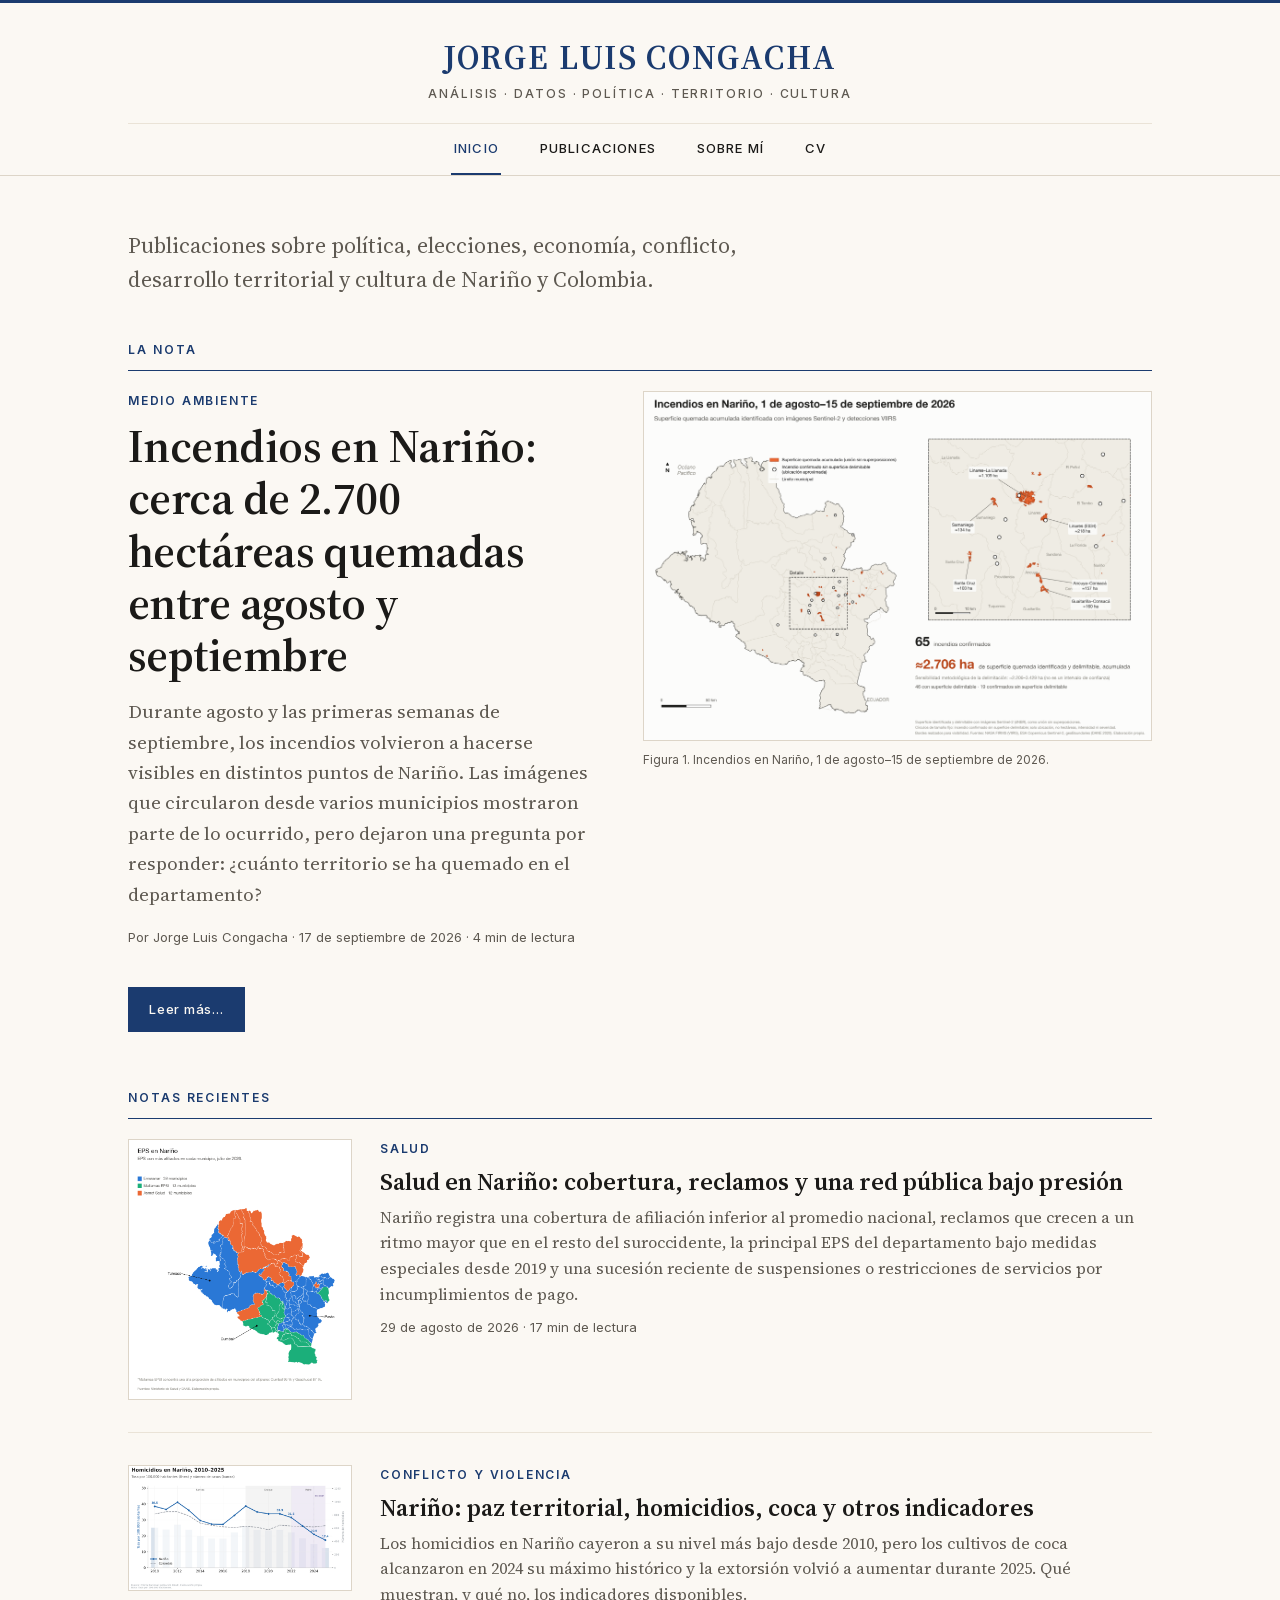
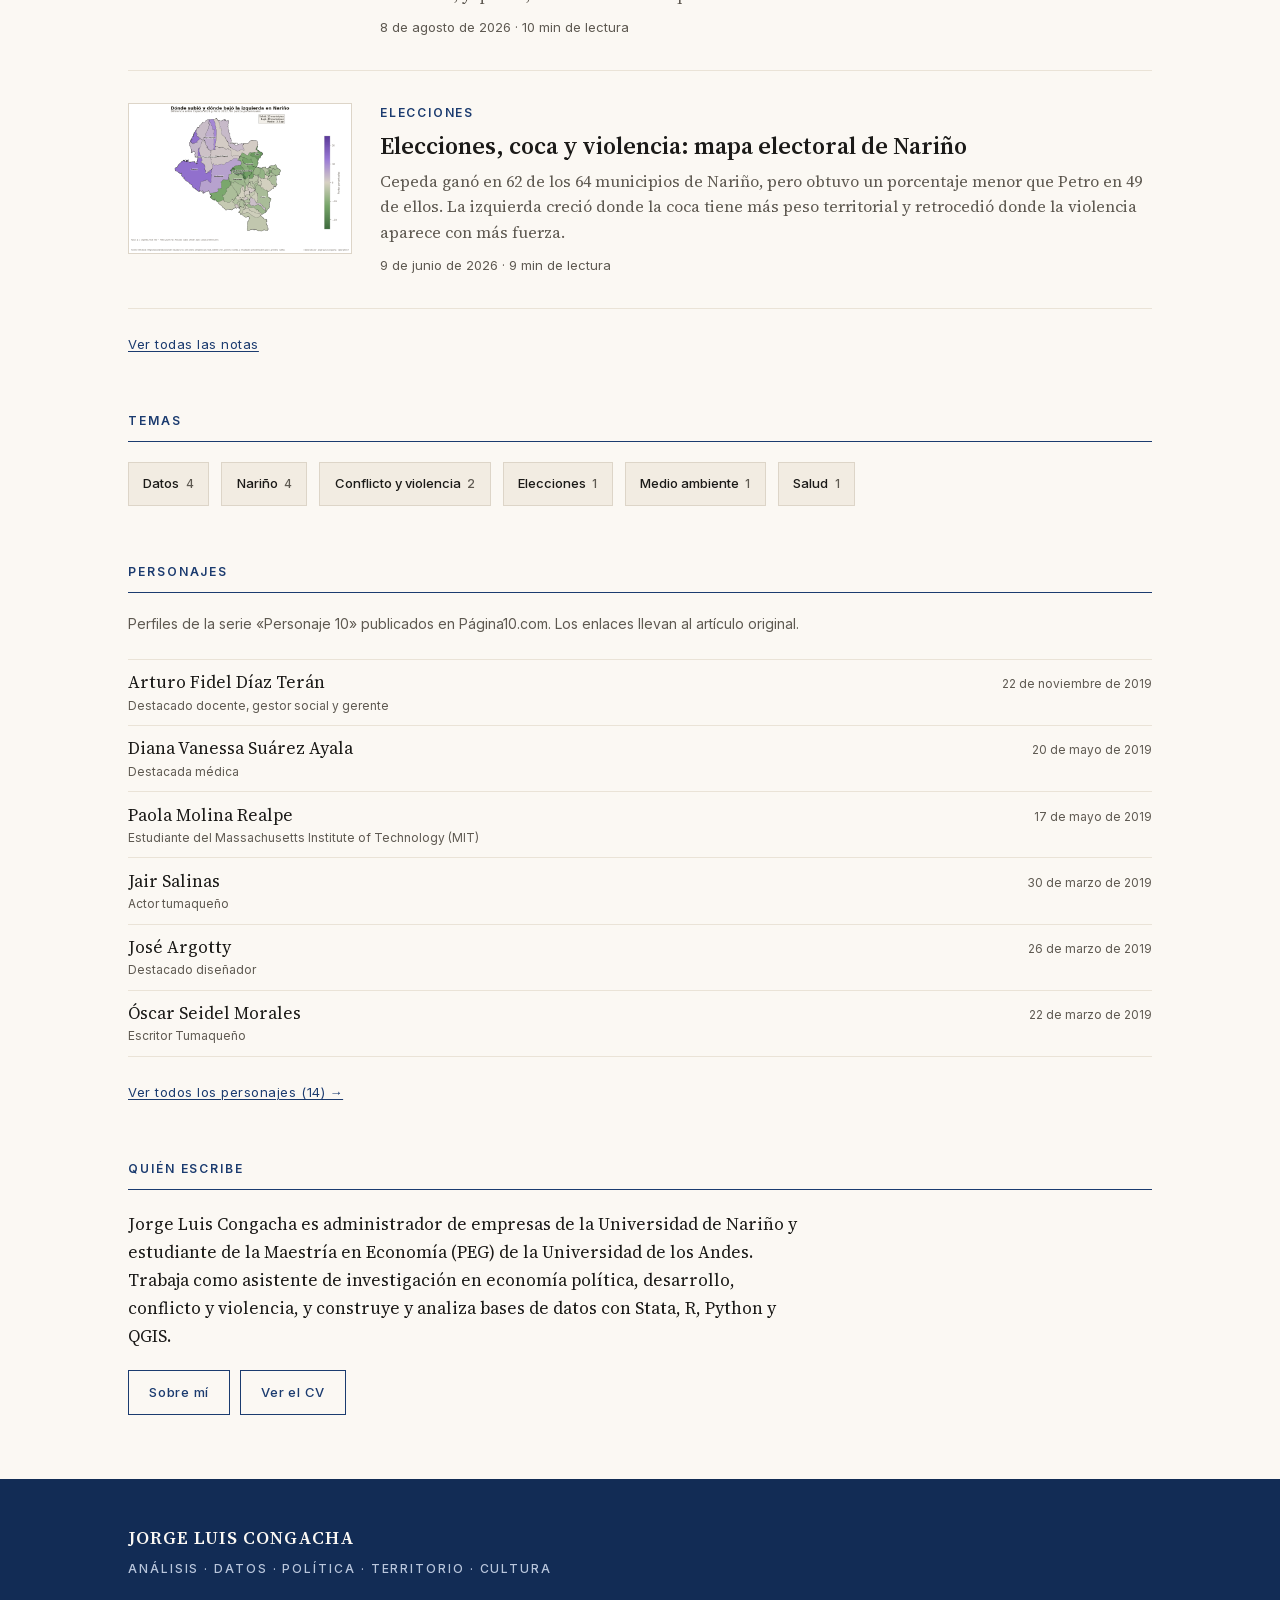
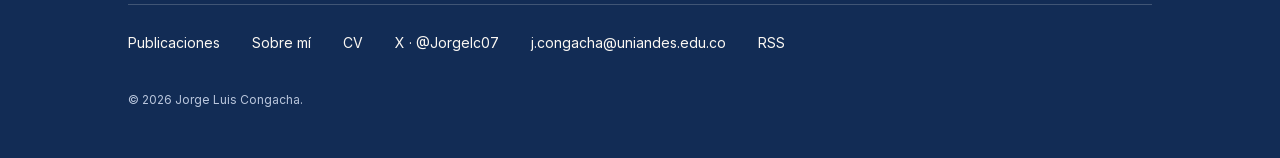
<file: docs/index.html>
<!doctype html>
<html lang="es">
<head>
<meta charset="utf-8">
<meta name="viewport" content="width=device-width, initial-scale=1">
<title>Jorge Luis Congacha · Análisis · Datos · Política · Territorio · Cultura</title>
<meta name="description" content="Notas de análisis basadas en datos sobre política, elecciones, economía, conflicto y desarrollo territorial en Nariño y Colombia.">
<link rel="canonical" href="https://jorgelc07.github.io/">
<meta name="author" content="Jorge Luis Congacha">
<meta name="theme-color" content="#1B3B6F">

<meta property="og:type" content="website">
<meta property="og:site_name" content="Jorge Luis Congacha">
<meta property="og:locale" content="es_CO">
<meta property="og:title" content="Jorge Luis Congacha · Análisis · Datos · Política · Territorio · Cultura">
<meta property="og:description" content="Notas de análisis basadas en datos sobre política, elecciones, economía, conflicto y desarrollo territorial en Nariño y Colombia.">
<meta property="og:url" content="https://jorgelc07.github.io/">
<meta property="og:image" content="https://jorgelc07.github.io/assets/img/social/portada.png">
<meta property="og:image:width" content="1200">
<meta property="og:image:height" content="630">
<meta property="og:image:alt" content="Jorge Luis Congacha · Análisis · Datos · Política · Territorio · Cultura">


<meta name="twitter:card" content="summary_large_image">
<meta name="twitter:title" content="Jorge Luis Congacha · Análisis · Datos · Política · Territorio · Cultura">
<meta name="twitter:description" content="Notas de análisis basadas en datos sobre política, elecciones, economía, conflicto y desarrollo territorial en Nariño y Colombia.">
<meta name="twitter:image" content="https://jorgelc07.github.io/assets/img/social/portada.png">
<meta name="twitter:creator" content="@Jorgelc07">

<link rel="icon" href="favicon.svg" type="image/svg+xml">
<link rel="apple-touch-icon" href="assets/img/icono-180.png">
<link rel="alternate" type="application/rss+xml" title="Jorge Luis Congacha" href="feed.xml">
<link rel="preload" as="font" type="font/woff2" href="assets/fuentes/source-serif-4-normal-latin.woff2" crossorigin>
<link rel="stylesheet" href="assets/fuentes/fuentes.css">
<link rel="stylesheet" href="assets/css/estilo.css">
</head>
<body class="pagina-portada">
  <a class="saltar" href="#contenido">Saltar al contenido</a>
  <header class="masthead">
    <div class="contenedor">
      <p class="masthead__marca">
        <a href="index.html">Jorge Luis Congacha</a>
      </p>
      <p class="masthead__lema">Análisis · Datos · Política · Territorio · Cultura</p>
      <nav class="menu" aria-label="Secciones">
        <ul>
        <li><a href="index.html" aria-current="page">Inicio</a></li>
        <li><a href="analisis/index.html">Publicaciones</a></li>
        <li><a href="sobre-mi/index.html">Sobre mí</a></li>
        <li><a class="menu__cv" href="assets/documentos/cv-jorge-luis-congacha.pdf">CV</a></li>
        </ul>
      </nav>
    </div>
  </header>
  <main id="contenido">
    <div class="contenedor">
      <p class="entradilla-sitio">Publicaciones sobre política, elecciones, economía, conflicto, desarrollo territorial y cultura de Nariño y Colombia.</p>

      <section class="destacado" aria-labelledby="destacado-titulo">
        <p class="etiqueta-seccion">La nota</p>
        <div class="destacado__grid">
          <div class="destacado__texto">
            <p class="antetitulo">Medio ambiente</p>
            <h2 class="destacado__titulo" id="destacado-titulo">
              <a href="articulos/incendios-narino-hectareas-quemadas-agosto-septiembre/index.html">Incendios en Nariño: cerca de 2.700 hectáreas quemadas entre agosto y septiembre</a>
            </h2>
            <p class="destacado__bajada">Durante agosto y las primeras semanas de septiembre, los incendios volvieron a hacerse visibles en distintos puntos de Nariño. Las imágenes que circularon desde varios municipios mostraron parte de lo ocurrido, pero dejaron una pregunta por responder: ¿cuánto territorio se ha quemado en el departamento?</p>
            <p class="metadatos">Por Jorge Luis Congacha · <time datetime="2026-09-17">17 de septiembre de 2026</time> · 4 min de lectura</p>
            <p><a class="boton" href="articulos/incendios-narino-hectareas-quemadas-agosto-septiembre/index.html">Leer más...</a></p>
          </div>
          <figure class="destacado__figura">
            <a href="articulos/incendios-narino-hectareas-quemadas-agosto-septiembre/index.html" tabindex="-1" aria-hidden="true">
              <img src="assets/img/graficos/inc01-incendios-narino-acumulado-agosto-septiembre-2026.png" alt="" width="2200" height="1509" decoding="async">
            </a>
            <figcaption>Figura 1. Incendios en Nariño, 1 de agosto–15 de septiembre de 2026.</figcaption>
          </figure>
        </div>
      </section>

      <section class="seccion" aria-labelledby="recientes">
        <h2 class="seccion__titulo" id="recientes">Notas recientes</h2>
        <div class="lista-notas">
          <article class="resena">
      <a class="resena__imagen" href="articulos/salud-narino-cobertura-reclamos-red-publica/index.html" tabindex="-1" aria-hidden="true">
        <img src="assets/img/graficos/sal03-eps-con-mas-afiliados-por-municipio.png" alt="" loading="lazy" decoding="async">
      </a>
      <div class="resena__texto">
        <p class="antetitulo">Salud</p>
        <h3 class="resena__titulo"><a href="articulos/salud-narino-cobertura-reclamos-red-publica/index.html">Salud en Nariño: cobertura, reclamos y una red pública bajo presión</a></h3>
        <p class="resena__bajada">Nariño registra una cobertura de afiliación inferior al promedio nacional, reclamos que crecen a un ritmo mayor que en el resto del suroccidente, la principal EPS del departamento bajo medidas especiales desde 2019 y una sucesión reciente de suspensiones o restricciones de servicios por incumplimientos de pago.</p>
        <p class="metadatos"><time datetime="2026-08-29">29 de agosto de 2026</time> · 17 min de lectura</p>
      </div>
    </article>
          <article class="resena">
      <a class="resena__imagen" href="articulos/narino-paz-territorial-homicidios-coca/index.html" tabindex="-1" aria-hidden="true">
        <img src="assets/img/graficos/fig01-homicidios-narino-colombia-2010-2025.png" alt="" loading="lazy" decoding="async">
      </a>
      <div class="resena__texto">
        <p class="antetitulo">Conflicto y violencia</p>
        <h3 class="resena__titulo"><a href="articulos/narino-paz-territorial-homicidios-coca/index.html">Nariño: paz territorial, homicidios, coca y otros indicadores</a></h3>
        <p class="resena__bajada">Los homicidios en Nariño cayeron a su nivel más bajo desde 2010, pero los cultivos de coca alcanzaron en 2024 su máximo histórico y la extorsión volvió a aumentar durante 2025. Qué muestran, y qué no, los indicadores disponibles.</p>
        <p class="metadatos"><time datetime="2026-08-08">8 de agosto de 2026</time> · 10 min de lectura</p>
      </div>
    </article>
          <article class="resena">
      <a class="resena__imagen" href="articulos/elecciones-coca-violencia-mapa-electoral-narino/index.html" tabindex="-1" aria-hidden="true">
        <img src="assets/img/graficos/elec01-mapa-cambio-izquierda-narino.png" alt="" loading="lazy" decoding="async">
      </a>
      <div class="resena__texto">
        <p class="antetitulo">Elecciones</p>
        <h3 class="resena__titulo"><a href="articulos/elecciones-coca-violencia-mapa-electoral-narino/index.html">Elecciones, coca y violencia: mapa electoral de Nariño</a></h3>
        <p class="resena__bajada">Cepeda ganó en 62 de los 64 municipios de Nariño, pero obtuvo un porcentaje menor que Petro en 49 de ellos. La izquierda creció donde la coca tiene más peso territorial y retrocedió donde la violencia aparece con más fuerza.</p>
        <p class="metadatos"><time datetime="2026-06-09">9 de junio de 2026</time> · 9 min de lectura</p>
      </div>
    </article>
        </div>
        <p class="seccion__mas"><a href="analisis/index.html">Ver todas las notas</a></p>
      </section>
      <section class="seccion" aria-labelledby="temas-titulo">
        <h2 class="seccion__titulo" id="temas-titulo">Temas</h2>
        <ul class="temas">
      <li><a href="temas/datos/index.html">Datos <span>4</span></a></li>
      <li><a href="temas/narino/index.html">Nariño <span>4</span></a></li>
      <li><a href="temas/conflicto-y-violencia/index.html">Conflicto y violencia <span>2</span></a></li>
      <li><a href="temas/elecciones/index.html">Elecciones <span>1</span></a></li>
      <li><a href="temas/medio-ambiente/index.html">Medio ambiente <span>1</span></a></li>
      <li><a href="temas/salud/index.html">Salud <span>1</span></a></li>
    </ul>
      </section>

      <section class="seccion personajes" aria-labelledby="personajes-titulo">
        <h2 class="seccion__titulo" id="personajes-titulo">Personajes</h2>
        <p class="personajes__intro">Perfiles de la serie «Personaje 10» publicados en Página10.com. Los enlaces llevan al artículo original.</p>
        <ul class="personajes__lista">
        <li class="personaje">
          <a class="personaje__enlace" href="https://pagina10.com/web/destacado-docente-gestor-social-y-gerente-arturo-fidel-diaz-teran-es-el-personaje-10/" target="_blank" rel="noopener noreferrer">
            <span class="personaje__texto">
              <span class="personaje__persona">Arturo Fidel Díaz Terán</span><span class="personaje__descriptor">Destacado docente, gestor social y gerente</span>
            </span><time class="personaje__fecha" datetime="2019-11-22">22 de noviembre de 2019</time>
          </a>
        </li>
        <li class="personaje">
          <a class="personaje__enlace" href="https://pagina10.com/web/destacada-medica-diana-vanessa-suarez-ayala-es-la-personaje-10-del-dia/" target="_blank" rel="noopener noreferrer">
            <span class="personaje__texto">
              <span class="personaje__persona">Diana Vanessa Suárez Ayala</span><span class="personaje__descriptor">Destacada médica</span>
            </span><time class="personaje__fecha" datetime="2019-05-20">20 de mayo de 2019</time>
          </a>
        </li>
        <li class="personaje">
          <a class="personaje__enlace" href="https://pagina10.com/web/estudiante-del-massachusetts-institute-of-technology-mit-paola-molina-realpe-es-la-personaje-10-del-dia/" target="_blank" rel="noopener noreferrer">
            <span class="personaje__texto">
              <span class="personaje__persona">Paola Molina Realpe</span><span class="personaje__descriptor">Estudiante del Massachusetts Institute of Technology (MIT)</span>
            </span><time class="personaje__fecha" datetime="2019-05-17">17 de mayo de 2019</time>
          </a>
        </li>
        <li class="personaje">
          <a class="personaje__enlace" href="https://pagina10.com/web/actor-tumaqueno-jair-salinas-es-el-personaje-10-del-dia/" target="_blank" rel="noopener noreferrer">
            <span class="personaje__texto">
              <span class="personaje__persona">Jair Salinas</span><span class="personaje__descriptor">Actor tumaqueño</span>
            </span><time class="personaje__fecha" datetime="2019-03-30">30 de marzo de 2019</time>
          </a>
        </li>
        <li class="personaje">
          <a class="personaje__enlace" href="https://pagina10.com/web/destacado-disenador-jose-argotty-es-el-personaje-10-del-dia/" target="_blank" rel="noopener noreferrer">
            <span class="personaje__texto">
              <span class="personaje__persona">José Argotty</span><span class="personaje__descriptor">Destacado diseñador</span>
            </span><time class="personaje__fecha" datetime="2019-03-26">26 de marzo de 2019</time>
          </a>
        </li>
        <li class="personaje">
          <a class="personaje__enlace" href="https://pagina10.com/web/escritor-tumaqueno-oscar-seidel-morales-es-el-personaje-10-del-dia/" target="_blank" rel="noopener noreferrer">
            <span class="personaje__texto">
              <span class="personaje__persona">Óscar Seidel Morales</span><span class="personaje__descriptor">Escritor Tumaqueño</span>
            </span><time class="personaje__fecha" datetime="2019-03-22">22 de marzo de 2019</time>
          </a>
        </li>
        </ul>
        <p class="seccion__mas"><a href="personajes/index.html">Ver todos los personajes (14) →</a></p>
      </section>

      <section class="seccion perfil-breve" aria-labelledby="quien">
        <h2 class="seccion__titulo" id="quien">Quién escribe</h2>
        <p>Jorge Luis Congacha es administrador de empresas de la Universidad de Nariño y estudiante de la Maestría en Economía (PEG) de la Universidad de los Andes. Trabaja como asistente de investigación en economía política, desarrollo, conflicto y violencia, y construye y analiza bases de datos con Stata, R, Python y QGIS.</p>
        <p class="perfil-breve__acciones">
          <a class="boton boton--secundario" href="sobre-mi/index.html">Sobre mí</a>
          <a class="boton boton--secundario" href="assets/documentos/cv-jorge-luis-congacha.pdf">Ver el CV</a>
        </p>
      </section>
    </div>
  </main>
  <footer class="pie">
    <div class="contenedor">
      <p class="pie__marca">Jorge Luis Congacha</p>
      <p class="pie__lema">Análisis · Datos · Política · Territorio · Cultura</p>
      <ul class="pie__enlaces">
        <li><a href="analisis/index.html">Publicaciones</a></li>
        <li><a href="sobre-mi/index.html">Sobre mí</a></li>
        <li><a href="assets/documentos/cv-jorge-luis-congacha.pdf">CV</a></li>
        <li><a href="https://x.com/Jorgelc07" rel="me noopener">X · @Jorgelc07</a></li>
        <li><a href="mailto:j.congacha@uniandes.edu.co">j.congacha@uniandes.edu.co</a></li>
        <li><a href="feed.xml">RSS</a></li>
      </ul>
      <p class="pie__legal">© 2026 Jorge Luis Congacha.</p>
    </div>
  </footer>
</body>
</html>
</file>
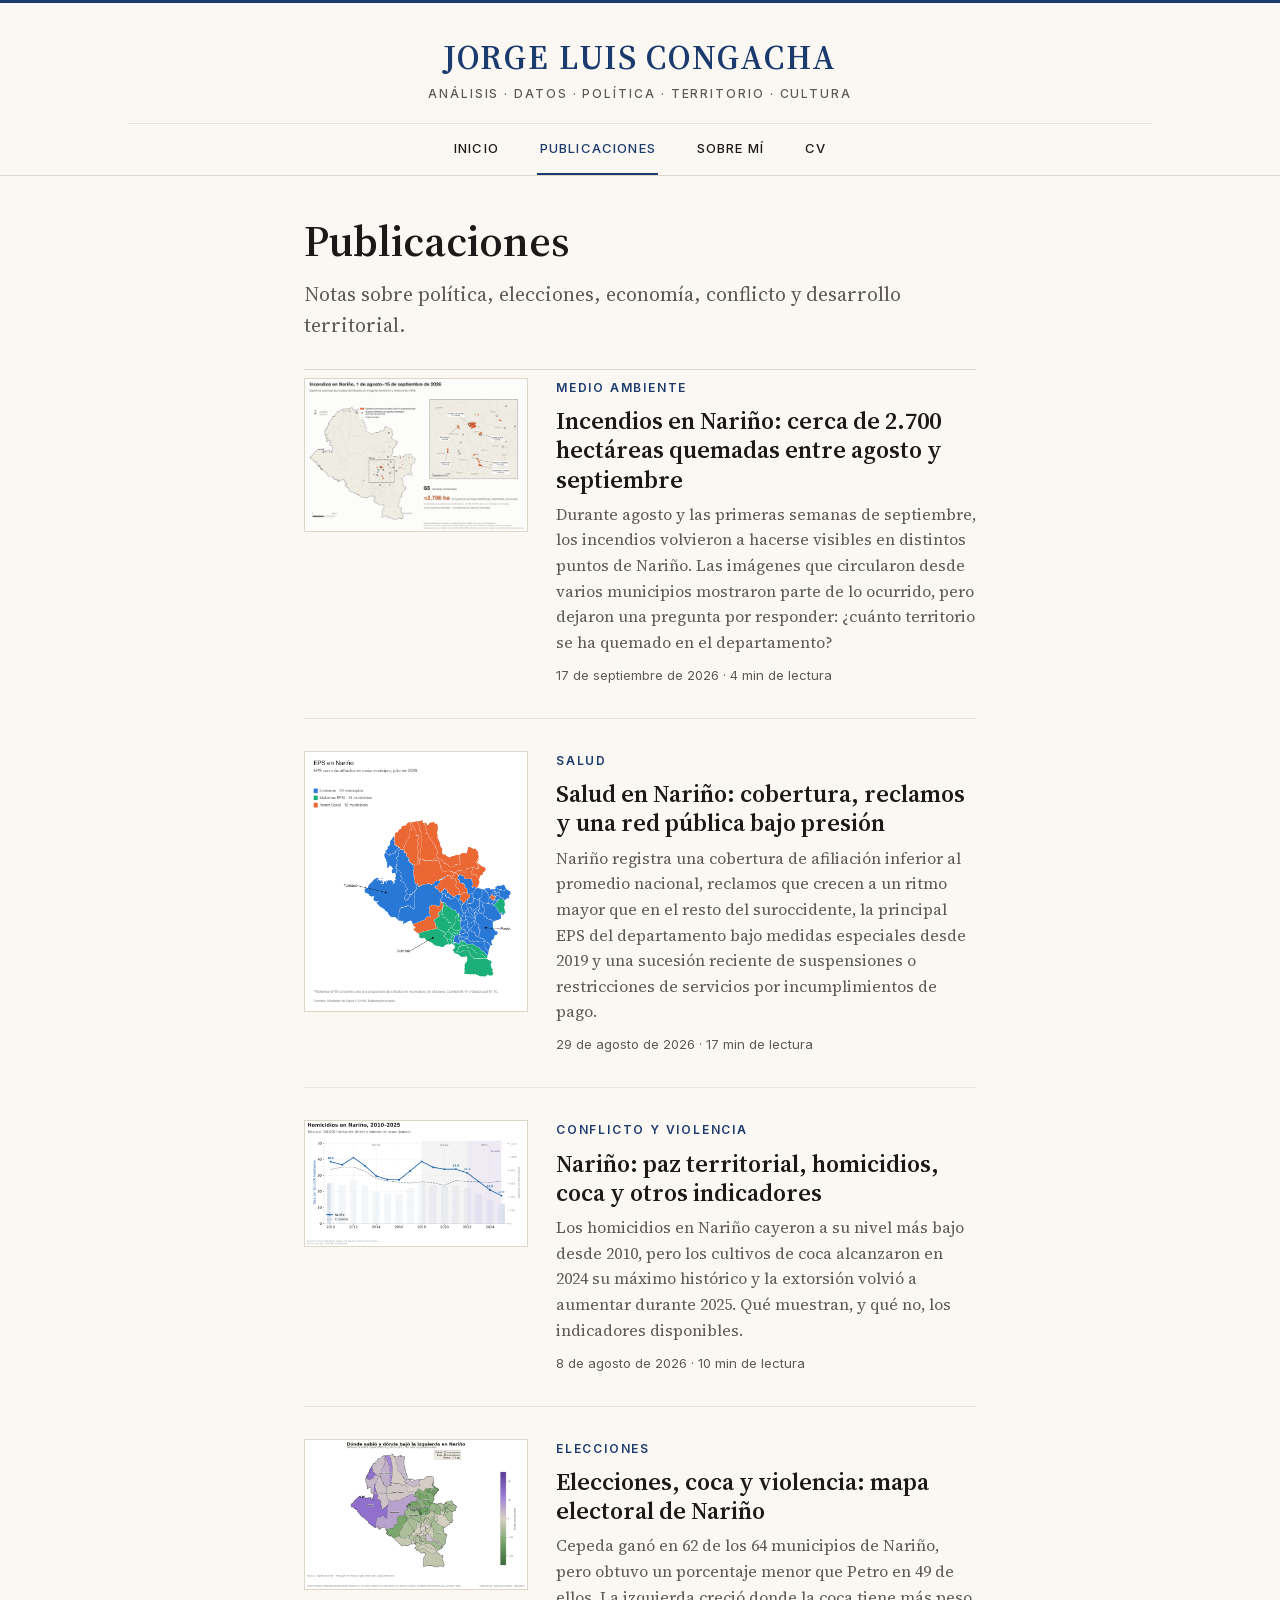
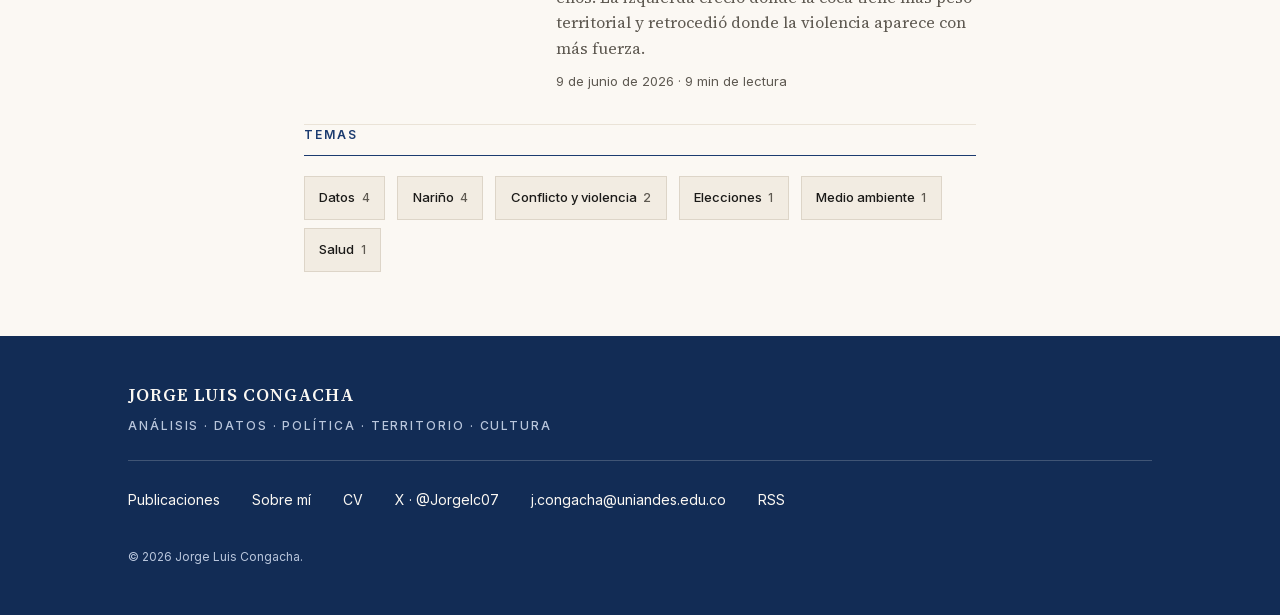
<file: docs/analisis/index.html>
<!doctype html>
<html lang="es">
<head>
<meta charset="utf-8">
<meta name="viewport" content="width=device-width, initial-scale=1">
<title>Publicaciones · Jorge Luis Congacha</title>
<meta name="description" content="Todas las publicaciones: política, elecciones, economía, conflicto, datos, desarrollo territorial y cultura en Nariño y Colombia.">
<link rel="canonical" href="https://jorgelc07.github.io/analisis/">
<meta name="author" content="Jorge Luis Congacha">
<meta name="theme-color" content="#1B3B6F">

<meta property="og:type" content="website">
<meta property="og:site_name" content="Jorge Luis Congacha">
<meta property="og:locale" content="es_CO">
<meta property="og:title" content="Publicaciones · Jorge Luis Congacha">
<meta property="og:description" content="Todas las publicaciones: política, elecciones, economía, conflicto, datos, desarrollo territorial y cultura en Nariño y Colombia.">
<meta property="og:url" content="https://jorgelc07.github.io/analisis/">
<meta property="og:image" content="https://jorgelc07.github.io/assets/img/social/portada.png">
<meta property="og:image:width" content="1200">
<meta property="og:image:height" content="630">
<meta property="og:image:alt" content="Publicaciones · Jorge Luis Congacha">


<meta name="twitter:card" content="summary_large_image">
<meta name="twitter:title" content="Publicaciones · Jorge Luis Congacha">
<meta name="twitter:description" content="Todas las publicaciones: política, elecciones, economía, conflicto, datos, desarrollo territorial y cultura en Nariño y Colombia.">
<meta name="twitter:image" content="https://jorgelc07.github.io/assets/img/social/portada.png">
<meta name="twitter:creator" content="@Jorgelc07">

<link rel="icon" href="../favicon.svg" type="image/svg+xml">
<link rel="apple-touch-icon" href="../assets/img/icono-180.png">
<link rel="alternate" type="application/rss+xml" title="Jorge Luis Congacha" href="../feed.xml">
<link rel="preload" as="font" type="font/woff2" href="../assets/fuentes/source-serif-4-normal-latin.woff2" crossorigin>
<link rel="stylesheet" href="../assets/fuentes/fuentes.css">
<link rel="stylesheet" href="../assets/css/estilo.css">
</head>
<body>
  <a class="saltar" href="#contenido">Saltar al contenido</a>
  <header class="masthead">
    <div class="contenedor">
      <p class="masthead__marca">
        <a href="../index.html">Jorge Luis Congacha</a>
      </p>
      <p class="masthead__lema">Análisis · Datos · Política · Territorio · Cultura</p>
      <nav class="menu" aria-label="Secciones">
        <ul>
        <li><a href="../index.html">Inicio</a></li>
        <li><a href="../analisis/index.html" aria-current="page">Publicaciones</a></li>
        <li><a href="../sobre-mi/index.html">Sobre mí</a></li>
        <li><a class="menu__cv" href="../assets/documentos/cv-jorge-luis-congacha.pdf">CV</a></li>
        </ul>
      </nav>
    </div>
  </header>
  <main id="contenido">
    <div class="contenedor contenedor--estrecho">
      <header class="cabecera-seccion">
        <h1>Publicaciones</h1>
        <p class="bajada">Notas sobre política, elecciones, economía, conflicto y desarrollo territorial.</p>
      </header>
      <div class="lista-notas lista-notas--completa">
        <article class="resena">
      <a class="resena__imagen" href="../articulos/incendios-narino-hectareas-quemadas-agosto-septiembre/index.html" tabindex="-1" aria-hidden="true">
        <img src="../assets/img/graficos/inc01-incendios-narino-acumulado-agosto-septiembre-2026.png" alt="" loading="lazy" decoding="async">
      </a>
      <div class="resena__texto">
        <p class="antetitulo">Medio ambiente</p>
        <h3 class="resena__titulo"><a href="../articulos/incendios-narino-hectareas-quemadas-agosto-septiembre/index.html">Incendios en Nariño: cerca de 2.700 hectáreas quemadas entre agosto y septiembre</a></h3>
        <p class="resena__bajada">Durante agosto y las primeras semanas de septiembre, los incendios volvieron a hacerse visibles en distintos puntos de Nariño. Las imágenes que circularon desde varios municipios mostraron parte de lo ocurrido, pero dejaron una pregunta por responder: ¿cuánto territorio se ha quemado en el departamento?</p>
        <p class="metadatos"><time datetime="2026-09-17">17 de septiembre de 2026</time> · 4 min de lectura</p>
      </div>
    </article>
        <article class="resena">
      <a class="resena__imagen" href="../articulos/salud-narino-cobertura-reclamos-red-publica/index.html" tabindex="-1" aria-hidden="true">
        <img src="../assets/img/graficos/sal03-eps-con-mas-afiliados-por-municipio.png" alt="" loading="lazy" decoding="async">
      </a>
      <div class="resena__texto">
        <p class="antetitulo">Salud</p>
        <h3 class="resena__titulo"><a href="../articulos/salud-narino-cobertura-reclamos-red-publica/index.html">Salud en Nariño: cobertura, reclamos y una red pública bajo presión</a></h3>
        <p class="resena__bajada">Nariño registra una cobertura de afiliación inferior al promedio nacional, reclamos que crecen a un ritmo mayor que en el resto del suroccidente, la principal EPS del departamento bajo medidas especiales desde 2019 y una sucesión reciente de suspensiones o restricciones de servicios por incumplimientos de pago.</p>
        <p class="metadatos"><time datetime="2026-08-29">29 de agosto de 2026</time> · 17 min de lectura</p>
      </div>
    </article>
        <article class="resena">
      <a class="resena__imagen" href="../articulos/narino-paz-territorial-homicidios-coca/index.html" tabindex="-1" aria-hidden="true">
        <img src="../assets/img/graficos/fig01-homicidios-narino-colombia-2010-2025.png" alt="" loading="lazy" decoding="async">
      </a>
      <div class="resena__texto">
        <p class="antetitulo">Conflicto y violencia</p>
        <h3 class="resena__titulo"><a href="../articulos/narino-paz-territorial-homicidios-coca/index.html">Nariño: paz territorial, homicidios, coca y otros indicadores</a></h3>
        <p class="resena__bajada">Los homicidios en Nariño cayeron a su nivel más bajo desde 2010, pero los cultivos de coca alcanzaron en 2024 su máximo histórico y la extorsión volvió a aumentar durante 2025. Qué muestran, y qué no, los indicadores disponibles.</p>
        <p class="metadatos"><time datetime="2026-08-08">8 de agosto de 2026</time> · 10 min de lectura</p>
      </div>
    </article>
        <article class="resena">
      <a class="resena__imagen" href="../articulos/elecciones-coca-violencia-mapa-electoral-narino/index.html" tabindex="-1" aria-hidden="true">
        <img src="../assets/img/graficos/elec01-mapa-cambio-izquierda-narino.png" alt="" loading="lazy" decoding="async">
      </a>
      <div class="resena__texto">
        <p class="antetitulo">Elecciones</p>
        <h3 class="resena__titulo"><a href="../articulos/elecciones-coca-violencia-mapa-electoral-narino/index.html">Elecciones, coca y violencia: mapa electoral de Nariño</a></h3>
        <p class="resena__bajada">Cepeda ganó en 62 de los 64 municipios de Nariño, pero obtuvo un porcentaje menor que Petro en 49 de ellos. La izquierda creció donde la coca tiene más peso territorial y retrocedió donde la violencia aparece con más fuerza.</p>
        <p class="metadatos"><time datetime="2026-06-09">9 de junio de 2026</time> · 9 min de lectura</p>
      </div>
    </article>
      </div>
      <section class="seccion" aria-labelledby="temas-listado">
        <h2 class="seccion__titulo" id="temas-listado">Temas</h2>
        <ul class="temas">
      <li><a href="../temas/datos/index.html">Datos <span>4</span></a></li>
      <li><a href="../temas/narino/index.html">Nariño <span>4</span></a></li>
      <li><a href="../temas/conflicto-y-violencia/index.html">Conflicto y violencia <span>2</span></a></li>
      <li><a href="../temas/elecciones/index.html">Elecciones <span>1</span></a></li>
      <li><a href="../temas/medio-ambiente/index.html">Medio ambiente <span>1</span></a></li>
      <li><a href="../temas/salud/index.html">Salud <span>1</span></a></li>
    </ul>
      </section>
    </div>
  </main>
  <footer class="pie">
    <div class="contenedor">
      <p class="pie__marca">Jorge Luis Congacha</p>
      <p class="pie__lema">Análisis · Datos · Política · Territorio · Cultura</p>
      <ul class="pie__enlaces">
        <li><a href="../analisis/index.html">Publicaciones</a></li>
        <li><a href="../sobre-mi/index.html">Sobre mí</a></li>
        <li><a href="../assets/documentos/cv-jorge-luis-congacha.pdf">CV</a></li>
        <li><a href="https://x.com/Jorgelc07" rel="me noopener">X · @Jorgelc07</a></li>
        <li><a href="mailto:j.congacha@uniandes.edu.co">j.congacha@uniandes.edu.co</a></li>
        <li><a href="../feed.xml">RSS</a></li>
      </ul>
      <p class="pie__legal">© 2026 Jorge Luis Congacha.</p>
    </div>
  </footer>
</body>
</html>
</file>
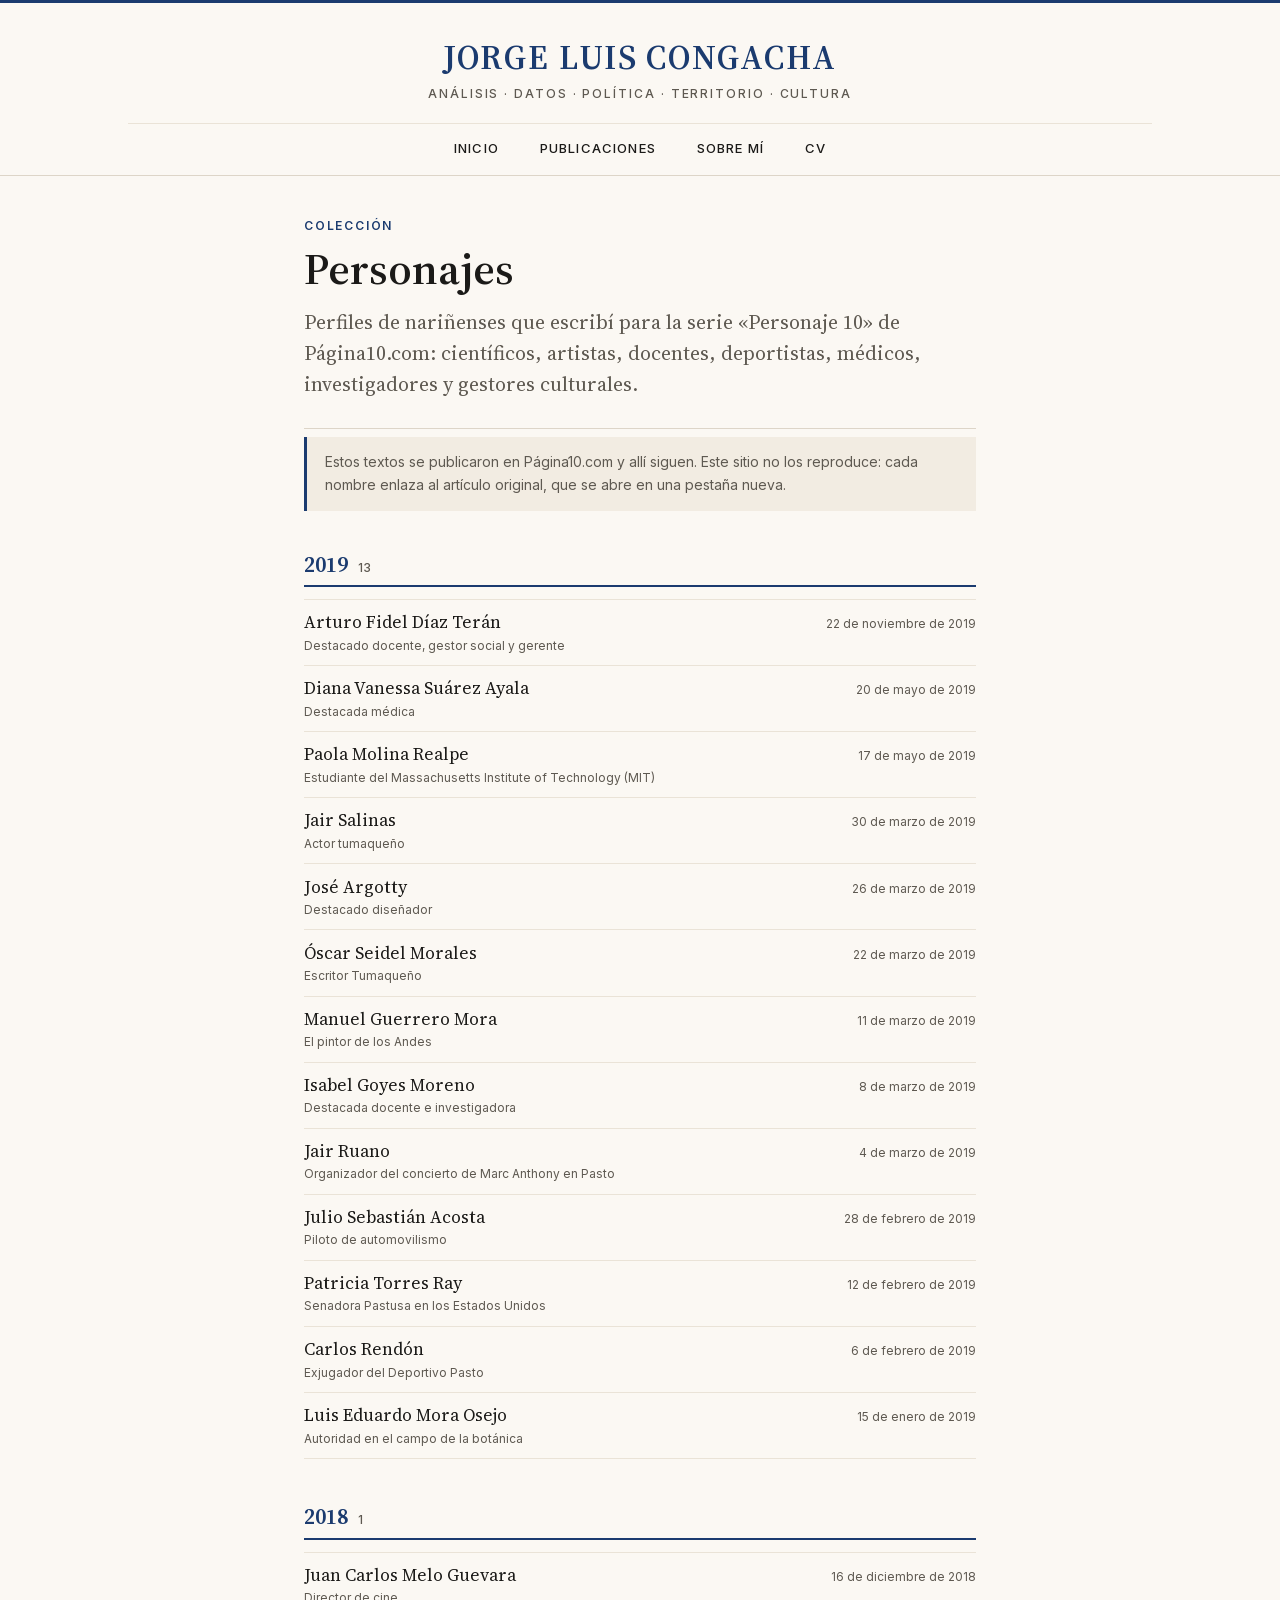
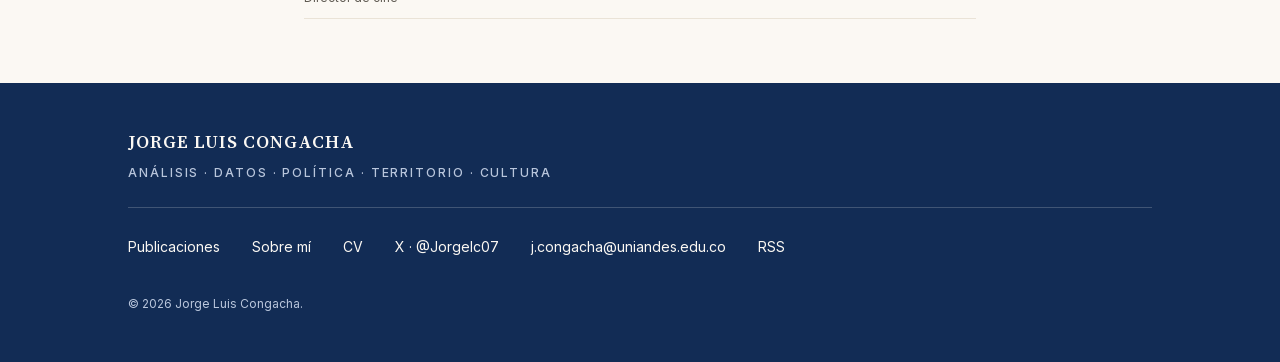
<file: docs/personajes/index.html>
<!doctype html>
<html lang="es">
<head>
<meta charset="utf-8">
<meta name="viewport" content="width=device-width, initial-scale=1">
<title>Personajes · Jorge Luis Congacha</title>
<meta name="description" content="Colección de 14 perfiles de nariñenses escritos para la serie «Personaje 10» de Página10.com: ciencia, arte, docencia, deporte, medicina y gestión cultural.">
<link rel="canonical" href="https://jorgelc07.github.io/personajes/">
<meta name="author" content="Jorge Luis Congacha">
<meta name="theme-color" content="#1B3B6F">

<meta property="og:type" content="website">
<meta property="og:site_name" content="Jorge Luis Congacha">
<meta property="og:locale" content="es_CO">
<meta property="og:title" content="Personajes · Jorge Luis Congacha">
<meta property="og:description" content="Colección de 14 perfiles de nariñenses escritos para la serie «Personaje 10» de Página10.com: ciencia, arte, docencia, deporte, medicina y gestión cultural.">
<meta property="og:url" content="https://jorgelc07.github.io/personajes/">
<meta property="og:image" content="https://jorgelc07.github.io/assets/img/social/portada.png">
<meta property="og:image:width" content="1200">
<meta property="og:image:height" content="630">
<meta property="og:image:alt" content="Personajes · Jorge Luis Congacha">


<meta name="twitter:card" content="summary_large_image">
<meta name="twitter:title" content="Personajes · Jorge Luis Congacha">
<meta name="twitter:description" content="Colección de 14 perfiles de nariñenses escritos para la serie «Personaje 10» de Página10.com: ciencia, arte, docencia, deporte, medicina y gestión cultural.">
<meta name="twitter:image" content="https://jorgelc07.github.io/assets/img/social/portada.png">
<meta name="twitter:creator" content="@Jorgelc07">

<link rel="icon" href="../favicon.svg" type="image/svg+xml">
<link rel="apple-touch-icon" href="../assets/img/icono-180.png">
<link rel="alternate" type="application/rss+xml" title="Jorge Luis Congacha" href="../feed.xml">
<link rel="preload" as="font" type="font/woff2" href="../assets/fuentes/source-serif-4-normal-latin.woff2" crossorigin>
<link rel="stylesheet" href="../assets/fuentes/fuentes.css">
<link rel="stylesheet" href="../assets/css/estilo.css">
</head>
<body>
  <a class="saltar" href="#contenido">Saltar al contenido</a>
  <header class="masthead">
    <div class="contenedor">
      <p class="masthead__marca">
        <a href="../index.html">Jorge Luis Congacha</a>
      </p>
      <p class="masthead__lema">Análisis · Datos · Política · Territorio · Cultura</p>
      <nav class="menu" aria-label="Secciones">
        <ul>
        <li><a href="../index.html">Inicio</a></li>
        <li><a href="../analisis/index.html">Publicaciones</a></li>
        <li><a href="../sobre-mi/index.html">Sobre mí</a></li>
        <li><a class="menu__cv" href="../assets/documentos/cv-jorge-luis-congacha.pdf">CV</a></li>
        </ul>
      </nav>
    </div>
  </header>
  <main id="contenido">
    <div class="contenedor contenedor--estrecho">
      <header class="cabecera-seccion">
        <p class="antetitulo">Colección</p>
        <h1>Personajes</h1>
        <p class="bajada">Perfiles de nariñenses que escribí para la serie «Personaje 10» de Página10.com: científicos, artistas, docentes, deportistas, médicos, investigadores y gestores culturales.</p>
      </header>

      <p class="personajes__aviso">Estos textos se publicaron en Página10.com y allí siguen. Este sitio no los reproduce: cada nombre enlaza al artículo original, que se abre en una pestaña nueva.</p>

        <section class="personajes__anio" aria-labelledby="anio-2019">
          <h2 class="personajes__anio-titulo" id="anio-2019">2019 <span>13</span></h2>
          <ul class="personajes__lista">
          <li class="personaje">
          <a class="personaje__enlace" href="https://pagina10.com/web/destacado-docente-gestor-social-y-gerente-arturo-fidel-diaz-teran-es-el-personaje-10/" target="_blank" rel="noopener noreferrer">
            <span class="personaje__texto">
              <span class="personaje__persona">Arturo Fidel Díaz Terán</span><span class="personaje__descriptor">Destacado docente, gestor social y gerente</span>
            </span><time class="personaje__fecha" datetime="2019-11-22">22 de noviembre de 2019</time>
          </a>
        </li>
          <li class="personaje">
          <a class="personaje__enlace" href="https://pagina10.com/web/destacada-medica-diana-vanessa-suarez-ayala-es-la-personaje-10-del-dia/" target="_blank" rel="noopener noreferrer">
            <span class="personaje__texto">
              <span class="personaje__persona">Diana Vanessa Suárez Ayala</span><span class="personaje__descriptor">Destacada médica</span>
            </span><time class="personaje__fecha" datetime="2019-05-20">20 de mayo de 2019</time>
          </a>
        </li>
          <li class="personaje">
          <a class="personaje__enlace" href="https://pagina10.com/web/estudiante-del-massachusetts-institute-of-technology-mit-paola-molina-realpe-es-la-personaje-10-del-dia/" target="_blank" rel="noopener noreferrer">
            <span class="personaje__texto">
              <span class="personaje__persona">Paola Molina Realpe</span><span class="personaje__descriptor">Estudiante del Massachusetts Institute of Technology (MIT)</span>
            </span><time class="personaje__fecha" datetime="2019-05-17">17 de mayo de 2019</time>
          </a>
        </li>
          <li class="personaje">
          <a class="personaje__enlace" href="https://pagina10.com/web/actor-tumaqueno-jair-salinas-es-el-personaje-10-del-dia/" target="_blank" rel="noopener noreferrer">
            <span class="personaje__texto">
              <span class="personaje__persona">Jair Salinas</span><span class="personaje__descriptor">Actor tumaqueño</span>
            </span><time class="personaje__fecha" datetime="2019-03-30">30 de marzo de 2019</time>
          </a>
        </li>
          <li class="personaje">
          <a class="personaje__enlace" href="https://pagina10.com/web/destacado-disenador-jose-argotty-es-el-personaje-10-del-dia/" target="_blank" rel="noopener noreferrer">
            <span class="personaje__texto">
              <span class="personaje__persona">José Argotty</span><span class="personaje__descriptor">Destacado diseñador</span>
            </span><time class="personaje__fecha" datetime="2019-03-26">26 de marzo de 2019</time>
          </a>
        </li>
          <li class="personaje">
          <a class="personaje__enlace" href="https://pagina10.com/web/escritor-tumaqueno-oscar-seidel-morales-es-el-personaje-10-del-dia/" target="_blank" rel="noopener noreferrer">
            <span class="personaje__texto">
              <span class="personaje__persona">Óscar Seidel Morales</span><span class="personaje__descriptor">Escritor Tumaqueño</span>
            </span><time class="personaje__fecha" datetime="2019-03-22">22 de marzo de 2019</time>
          </a>
        </li>
          <li class="personaje">
          <a class="personaje__enlace" href="https://pagina10.com/web/el-pintor-de-los-andes-manuel-guerrero-mora-es-el-personaje-10-del-dia/" target="_blank" rel="noopener noreferrer">
            <span class="personaje__texto">
              <span class="personaje__persona">Manuel Guerrero Mora</span><span class="personaje__descriptor">El pintor de los Andes</span>
            </span><time class="personaje__fecha" datetime="2019-03-11">11 de marzo de 2019</time>
          </a>
        </li>
          <li class="personaje">
          <a class="personaje__enlace" href="https://pagina10.com/web/destacada-docente-e-investigadora-isabel-goyes-moreno-es-la-personaje-10-del-dia/" target="_blank" rel="noopener noreferrer">
            <span class="personaje__texto">
              <span class="personaje__persona">Isabel Goyes Moreno</span><span class="personaje__descriptor">Destacada docente e investigadora</span>
            </span><time class="personaje__fecha" datetime="2019-03-08">8 de marzo de 2019</time>
          </a>
        </li>
          <li class="personaje">
          <a class="personaje__enlace" href="https://pagina10.com/web/organizador-del-concierto-de-marc-anthony-en-pasto-jair-ruano-es-el-personaje-10-del-dia/" target="_blank" rel="noopener noreferrer">
            <span class="personaje__texto">
              <span class="personaje__persona">Jair Ruano</span><span class="personaje__descriptor">Organizador del concierto de Marc Anthony en Pasto</span>
            </span><time class="personaje__fecha" datetime="2019-03-04">4 de marzo de 2019</time>
          </a>
        </li>
          <li class="personaje">
          <a class="personaje__enlace" href="https://pagina10.com/web/piloto-de-automovilismo-julio-sebastian-acosta-es-el-personaje-10-del-dia/" target="_blank" rel="noopener noreferrer">
            <span class="personaje__texto">
              <span class="personaje__persona">Julio Sebastián Acosta</span><span class="personaje__descriptor">Piloto de automovilismo</span>
            </span><time class="personaje__fecha" datetime="2019-02-28">28 de febrero de 2019</time>
          </a>
        </li>
          <li class="personaje">
          <a class="personaje__enlace" href="https://pagina10.com/web/senadora-pastusa-en-los-estados-unidos-patricia-torres-ray-es-la-personaje-10-del-dia/" target="_blank" rel="noopener noreferrer">
            <span class="personaje__texto">
              <span class="personaje__persona">Patricia Torres Ray</span><span class="personaje__descriptor">Senadora Pastusa en los Estados Unidos</span>
            </span><time class="personaje__fecha" datetime="2019-02-12">12 de febrero de 2019</time>
          </a>
        </li>
          <li class="personaje">
          <a class="personaje__enlace" href="https://pagina10.com/web/exjugador-del-deportivo-pasto-carlos-rendon-es-el-personaje-10-del-dia/" target="_blank" rel="noopener noreferrer">
            <span class="personaje__texto">
              <span class="personaje__persona">Carlos Rendón</span><span class="personaje__descriptor">Exjugador del Deportivo Pasto</span>
            </span><time class="personaje__fecha" datetime="2019-02-06">6 de febrero de 2019</time>
          </a>
        </li>
          <li class="personaje">
          <a class="personaje__enlace" href="https://pagina10.com/web/autoridad-en-el-campo-de-la-botanica-luis-eduardo-mora-osejo-es-el-personaje-10-del-dia/" target="_blank" rel="noopener noreferrer">
            <span class="personaje__texto">
              <span class="personaje__persona">Luis Eduardo Mora Osejo</span><span class="personaje__descriptor">Autoridad en el campo de la botánica</span>
            </span><time class="personaje__fecha" datetime="2019-01-15">15 de enero de 2019</time>
          </a>
        </li>
          </ul>
        </section>

        <section class="personajes__anio" aria-labelledby="anio-2018">
          <h2 class="personajes__anio-titulo" id="anio-2018">2018 <span>1</span></h2>
          <ul class="personajes__lista">
          <li class="personaje">
          <a class="personaje__enlace" href="https://pagina10.com/web/director-de-cine-juan-carlos-melo-guevara-es-el-personaje-10-del-dia/" target="_blank" rel="noopener noreferrer">
            <span class="personaje__texto">
              <span class="personaje__persona">Juan Carlos Melo Guevara</span><span class="personaje__descriptor">Director de cine</span>
            </span><time class="personaje__fecha" datetime="2018-12-16">16 de diciembre de 2018</time>
          </a>
        </li>
          </ul>
        </section>
    </div>
  </main>
  <footer class="pie">
    <div class="contenedor">
      <p class="pie__marca">Jorge Luis Congacha</p>
      <p class="pie__lema">Análisis · Datos · Política · Territorio · Cultura</p>
      <ul class="pie__enlaces">
        <li><a href="../analisis/index.html">Publicaciones</a></li>
        <li><a href="../sobre-mi/index.html">Sobre mí</a></li>
        <li><a href="../assets/documentos/cv-jorge-luis-congacha.pdf">CV</a></li>
        <li><a href="https://x.com/Jorgelc07" rel="me noopener">X · @Jorgelc07</a></li>
        <li><a href="mailto:j.congacha@uniandes.edu.co">j.congacha@uniandes.edu.co</a></li>
        <li><a href="../feed.xml">RSS</a></li>
      </ul>
      <p class="pie__legal">© 2026 Jorge Luis Congacha.</p>
    </div>
  </footer>
</body>
</html>
</file>
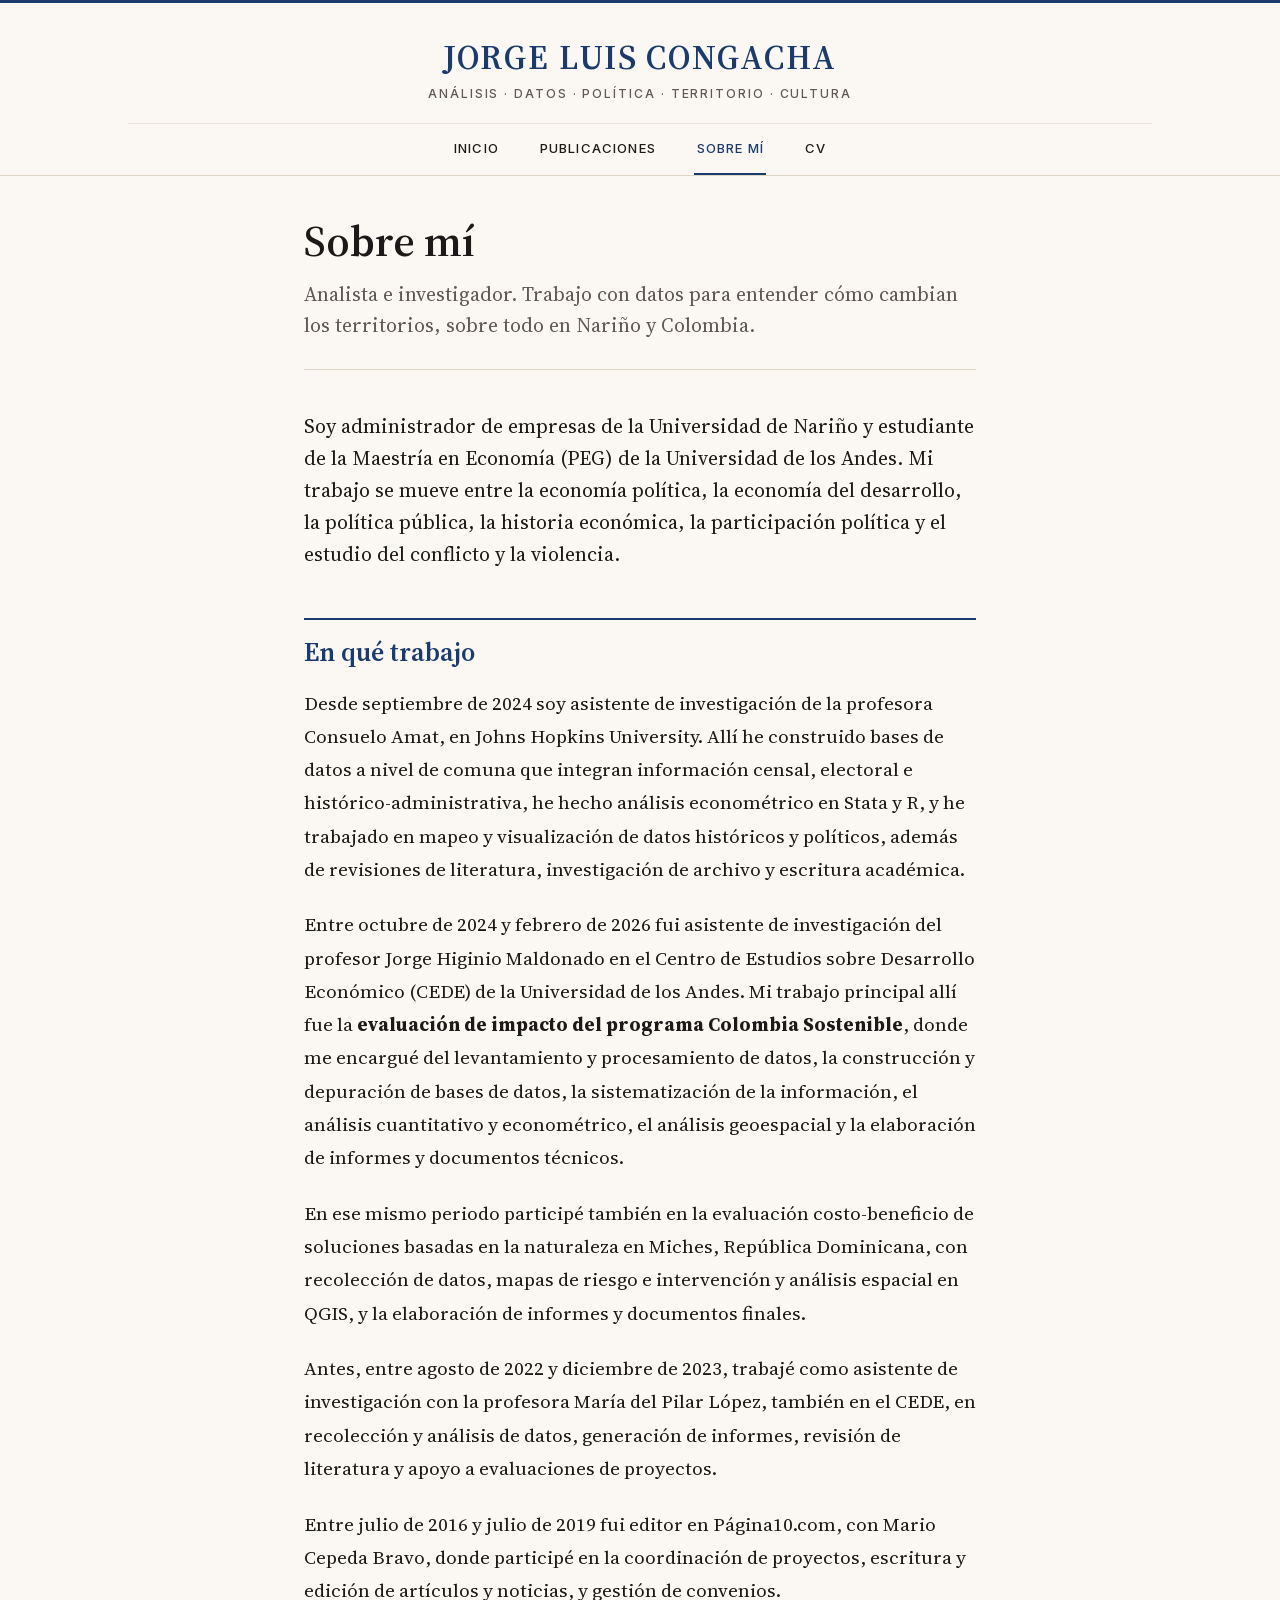
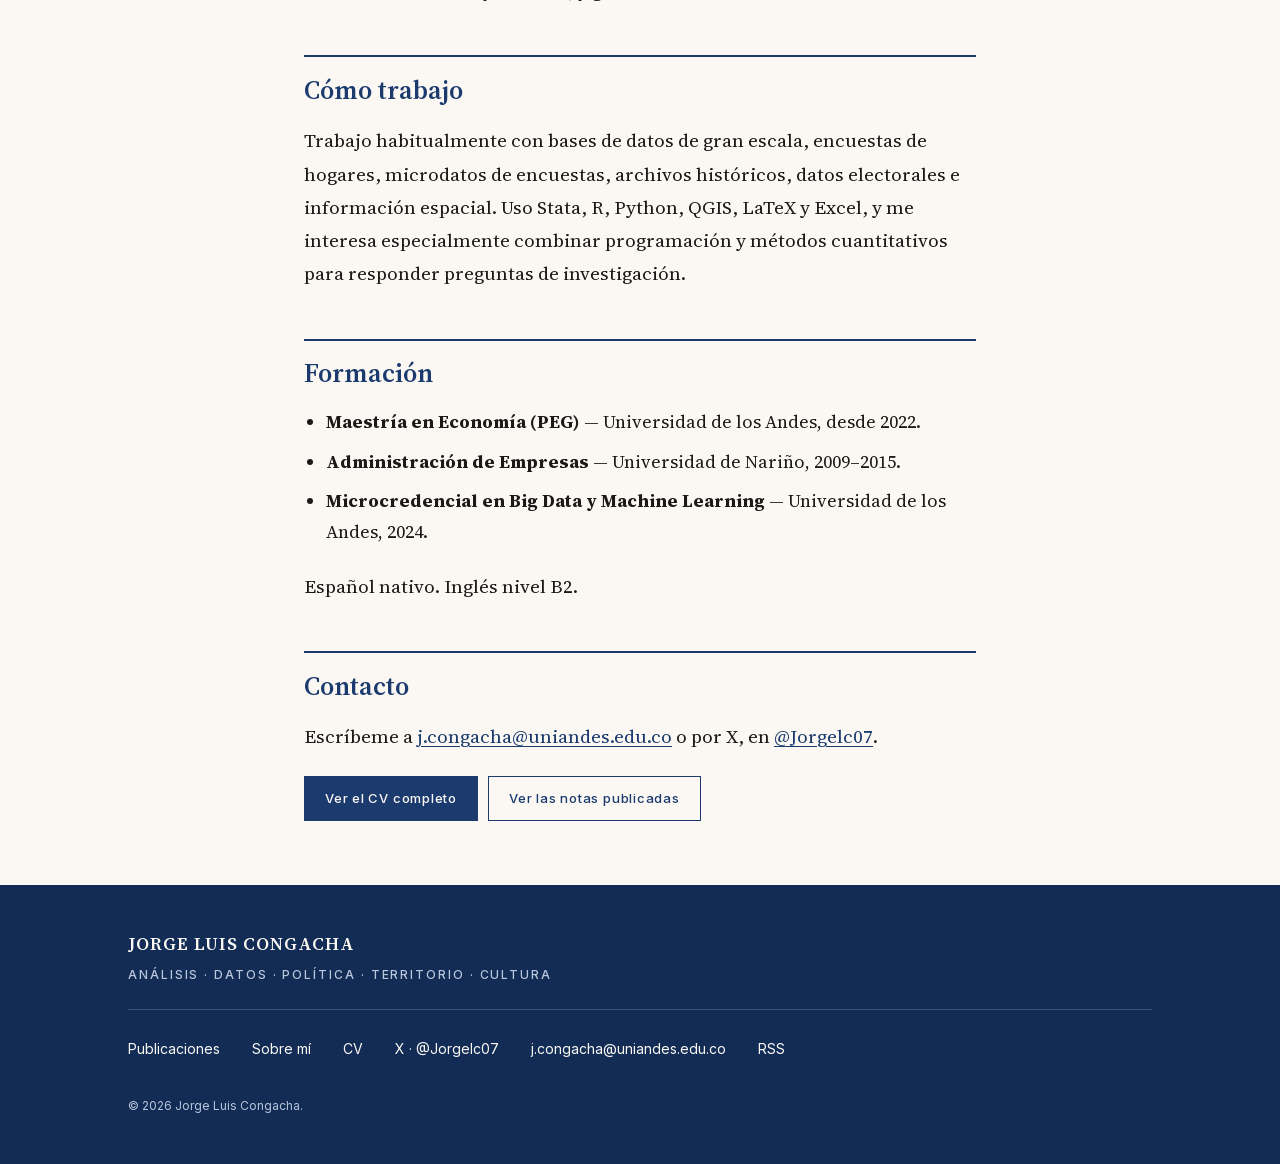
<file: docs/sobre-mi/index.html>
<!doctype html>
<html lang="es">
<head>
<meta charset="utf-8">
<meta name="viewport" content="width=device-width, initial-scale=1">
<title>Sobre mí · Jorge Luis Congacha</title>
<meta name="description" content="Jorge Luis Congacha, estudiante de la Maestría en Economía (PEG) de la Universidad de los Andes y asistente de investigación en economía política, desarrollo, conflicto y violencia.">
<link rel="canonical" href="https://jorgelc07.github.io/sobre-mi/">
<meta name="author" content="Jorge Luis Congacha">
<meta name="theme-color" content="#1B3B6F">

<meta property="og:type" content="profile">
<meta property="og:site_name" content="Jorge Luis Congacha">
<meta property="og:locale" content="es_CO">
<meta property="og:title" content="Sobre mí · Jorge Luis Congacha">
<meta property="og:description" content="Jorge Luis Congacha, estudiante de la Maestría en Economía (PEG) de la Universidad de los Andes y asistente de investigación en economía política, desarrollo, conflicto y violencia.">
<meta property="og:url" content="https://jorgelc07.github.io/sobre-mi/">
<meta property="og:image" content="https://jorgelc07.github.io/assets/img/social/portada.png">
<meta property="og:image:width" content="1200">
<meta property="og:image:height" content="630">
<meta property="og:image:alt" content="Sobre mí · Jorge Luis Congacha">


<meta name="twitter:card" content="summary_large_image">
<meta name="twitter:title" content="Sobre mí · Jorge Luis Congacha">
<meta name="twitter:description" content="Jorge Luis Congacha, estudiante de la Maestría en Economía (PEG) de la Universidad de los Andes y asistente de investigación en economía política, desarrollo, conflicto y violencia.">
<meta name="twitter:image" content="https://jorgelc07.github.io/assets/img/social/portada.png">
<meta name="twitter:creator" content="@Jorgelc07">

<link rel="icon" href="../favicon.svg" type="image/svg+xml">
<link rel="apple-touch-icon" href="../assets/img/icono-180.png">
<link rel="alternate" type="application/rss+xml" title="Jorge Luis Congacha" href="../feed.xml">
<link rel="preload" as="font" type="font/woff2" href="../assets/fuentes/source-serif-4-normal-latin.woff2" crossorigin>
<link rel="stylesheet" href="../assets/fuentes/fuentes.css">
<link rel="stylesheet" href="../assets/css/estilo.css">
</head>
<body>
  <a class="saltar" href="#contenido">Saltar al contenido</a>
  <header class="masthead">
    <div class="contenedor">
      <p class="masthead__marca">
        <a href="../index.html">Jorge Luis Congacha</a>
      </p>
      <p class="masthead__lema">Análisis · Datos · Política · Territorio · Cultura</p>
      <nav class="menu" aria-label="Secciones">
        <ul>
        <li><a href="../index.html">Inicio</a></li>
        <li><a href="../analisis/index.html">Publicaciones</a></li>
        <li><a href="../sobre-mi/index.html" aria-current="page">Sobre mí</a></li>
        <li><a class="menu__cv" href="../assets/documentos/cv-jorge-luis-congacha.pdf">CV</a></li>
        </ul>
      </nav>
    </div>
  </header>
  <main id="contenido">
    <div class="contenedor contenedor--estrecho">
      <article class="pagina">
        <header class="cabecera-seccion">
          <h1>Sobre mí</h1>
          <p class="bajada">Analista e investigador. Trabajo con datos para entender cómo cambian los territorios, sobre todo en Nariño y Colombia.</p>
        </header>
        <div class="cuerpo">
<p class="entradilla">Soy administrador de empresas de la Universidad de Nariño y estudiante de la Maestría en Economía (PEG) de la Universidad de los Andes. Mi trabajo se mueve entre la economía política, la economía del desarrollo, la política pública, la historia económica, la participación política y el estudio del conflicto y la violencia.</p>
<h2 id="en-que-trabajo">En qué trabajo</h2>
<p>Desde septiembre de 2024 soy asistente de investigación de la profesora Consuelo Amat, en Johns Hopkins University. Allí he construido bases de datos a nivel de comuna que integran información censal, electoral e histórico-administrativa, he hecho análisis econométrico en Stata y R, y he trabajado en mapeo y visualización de datos históricos y políticos, además de revisiones de literatura, investigación de archivo y escritura académica.</p>
<p>Entre octubre de 2024 y febrero de 2026 fui asistente de investigación del profesor Jorge Higinio Maldonado en el Centro de Estudios sobre Desarrollo Económico (CEDE) de la Universidad de los Andes. Mi trabajo principal allí fue la <strong>evaluación de impacto del programa Colombia Sostenible</strong>, donde me encargué del levantamiento y procesamiento de datos, la construcción y depuración de bases de datos, la sistematización de la información, el análisis cuantitativo y econométrico, el análisis geoespacial y la elaboración de informes y documentos técnicos.</p>
<p>En ese mismo periodo participé también en la evaluación costo-beneficio de soluciones basadas en la naturaleza en Miches, República Dominicana, con recolección de datos, mapas de riesgo e intervención y análisis espacial en QGIS, y la elaboración de informes y documentos finales.</p>
<p>Antes, entre agosto de 2022 y diciembre de 2023, trabajé como asistente de investigación con la profesora María del Pilar López, también en el CEDE, en recolección y análisis de datos, generación de informes, revisión de literatura y apoyo a evaluaciones de proyectos.</p>
<p>Entre julio de 2016 y julio de 2019 fui editor en Página10.com, con Mario Cepeda Bravo, donde participé en la coordinación de proyectos, escritura y edición de artículos y noticias, y gestión de convenios.</p>
<h2 id="como-trabajo">Cómo trabajo</h2>
<p>Trabajo habitualmente con bases de datos de gran escala, encuestas de hogares, microdatos de encuestas, archivos históricos, datos electorales e información espacial. Uso Stata, R, Python, QGIS, LaTeX y Excel, y me interesa especialmente combinar programación y métodos cuantitativos para responder preguntas de investigación.</p>
<h2 id="formacion">Formación</h2>
<ul>
<li><strong>Maestría en Economía (PEG)</strong> — Universidad de los Andes, desde 2022.</li>
<li><strong>Administración de Empresas</strong> — Universidad de Nariño, 2009–2015.</li>
<li><strong>Microcredencial en Big Data y Machine Learning</strong> — Universidad de los Andes, 2024.</li>
</ul>
<p>Español nativo. Inglés nivel B2.</p>
<h2 id="contacto">Contacto</h2>
<p>Escríbeme a <a href="mailto:j.congacha@uniandes.edu.co">j.congacha@uniandes.edu.co</a> o por X, en <a href="https://x.com/Jorgelc07" rel="noopener">@Jorgelc07</a>.</p>
<p class="acciones acciones--pagina">
  <a class="boton" href="../assets/documentos/cv-jorge-luis-congacha.pdf">Ver el CV completo</a>
  <a class="boton boton--secundario" href="../analisis/index.html">Ver las notas publicadas</a>
</p>
        </div>
      </article>
    </div>
  </main>
  <footer class="pie">
    <div class="contenedor">
      <p class="pie__marca">Jorge Luis Congacha</p>
      <p class="pie__lema">Análisis · Datos · Política · Territorio · Cultura</p>
      <ul class="pie__enlaces">
        <li><a href="../analisis/index.html">Publicaciones</a></li>
        <li><a href="../sobre-mi/index.html">Sobre mí</a></li>
        <li><a href="../assets/documentos/cv-jorge-luis-congacha.pdf">CV</a></li>
        <li><a href="https://x.com/Jorgelc07" rel="me noopener">X · @Jorgelc07</a></li>
        <li><a href="mailto:j.congacha@uniandes.edu.co">j.congacha@uniandes.edu.co</a></li>
        <li><a href="../feed.xml">RSS</a></li>
      </ul>
      <p class="pie__legal">© 2026 Jorge Luis Congacha.</p>
    </div>
  </footer>
</body>
</html>
</file>
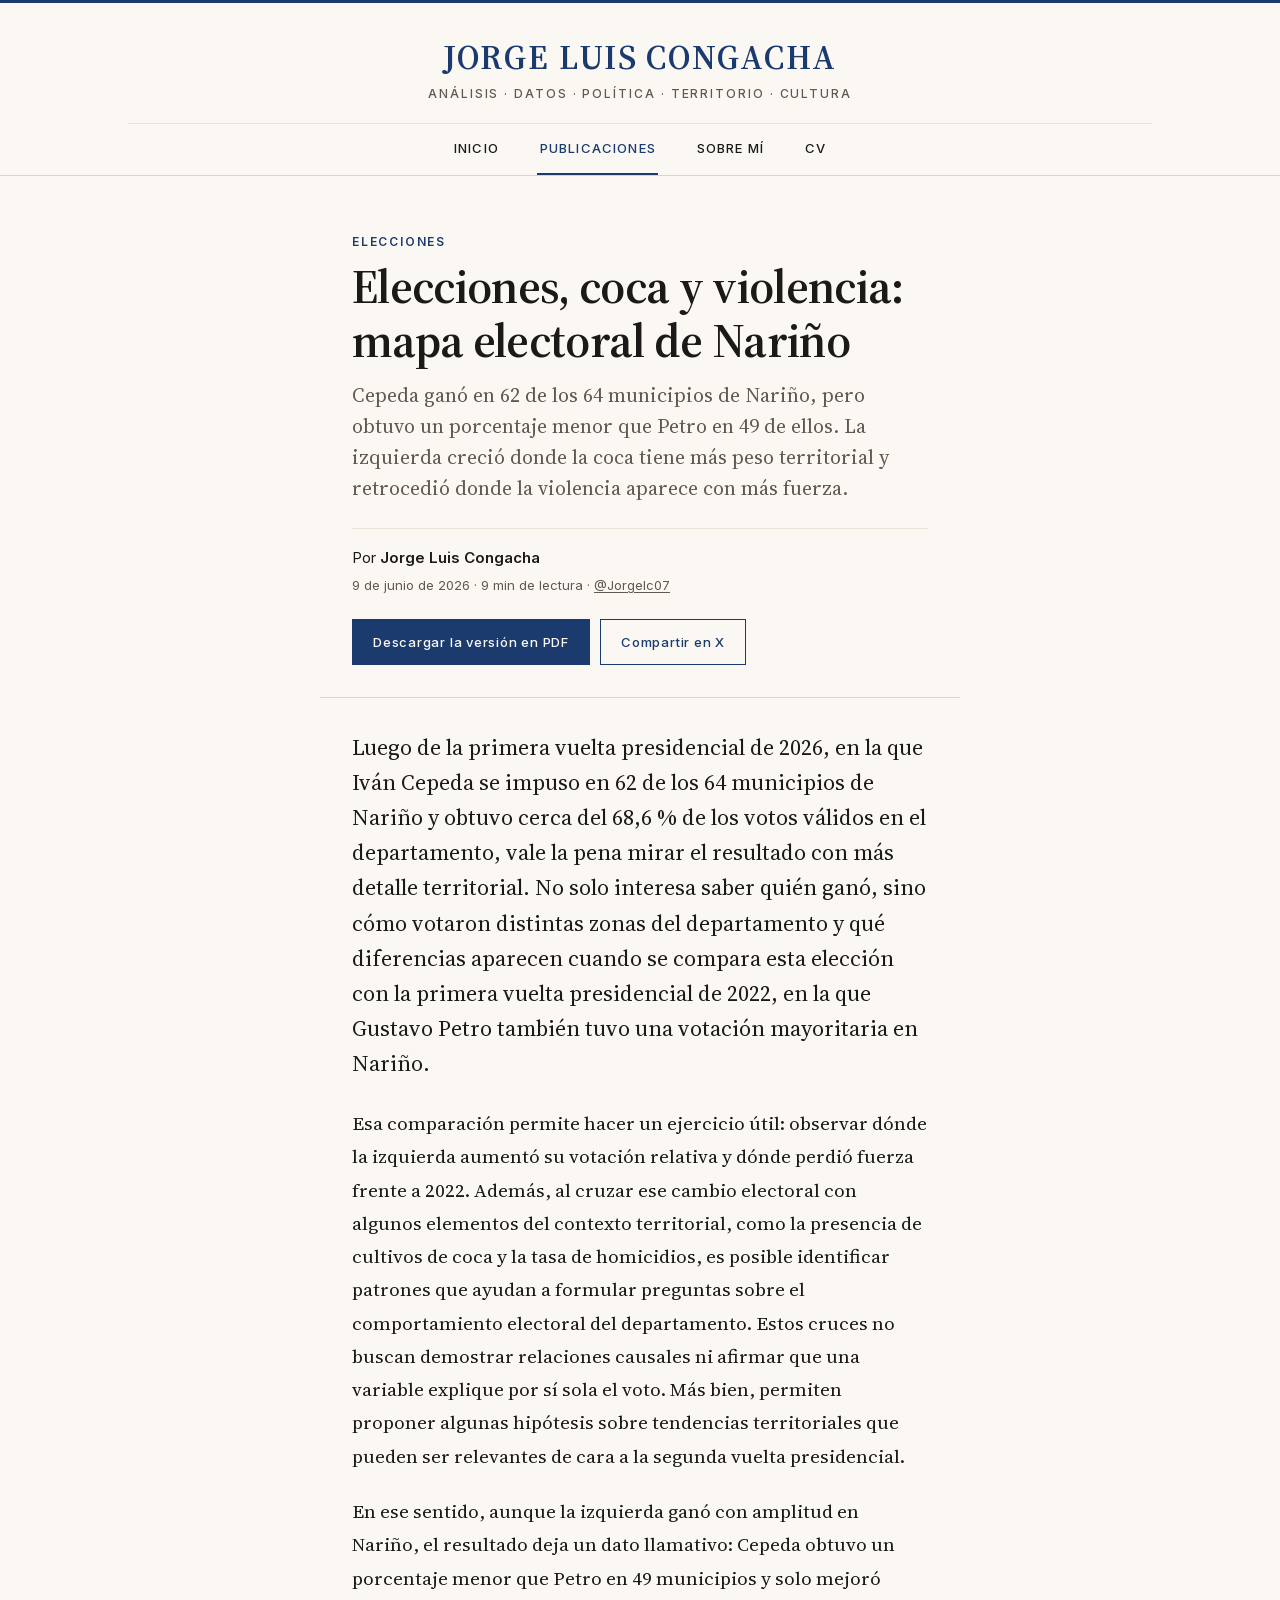
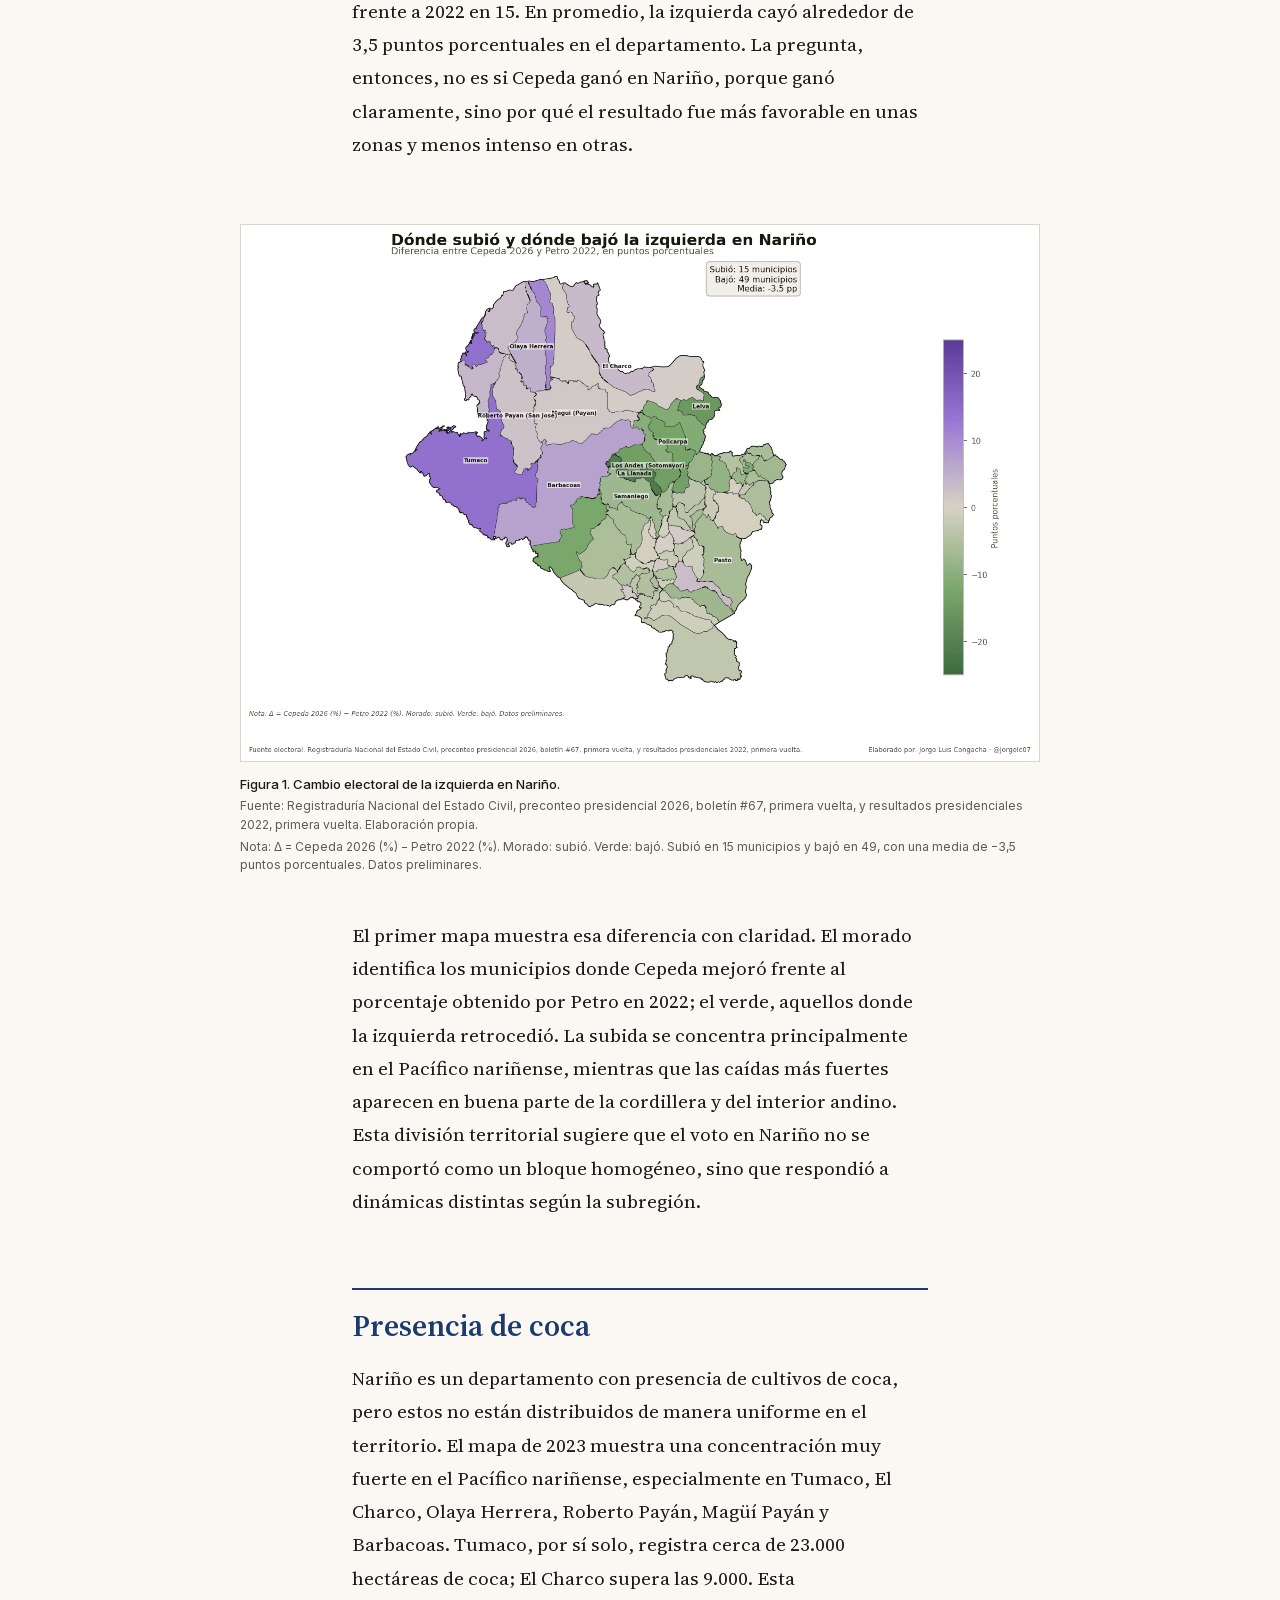
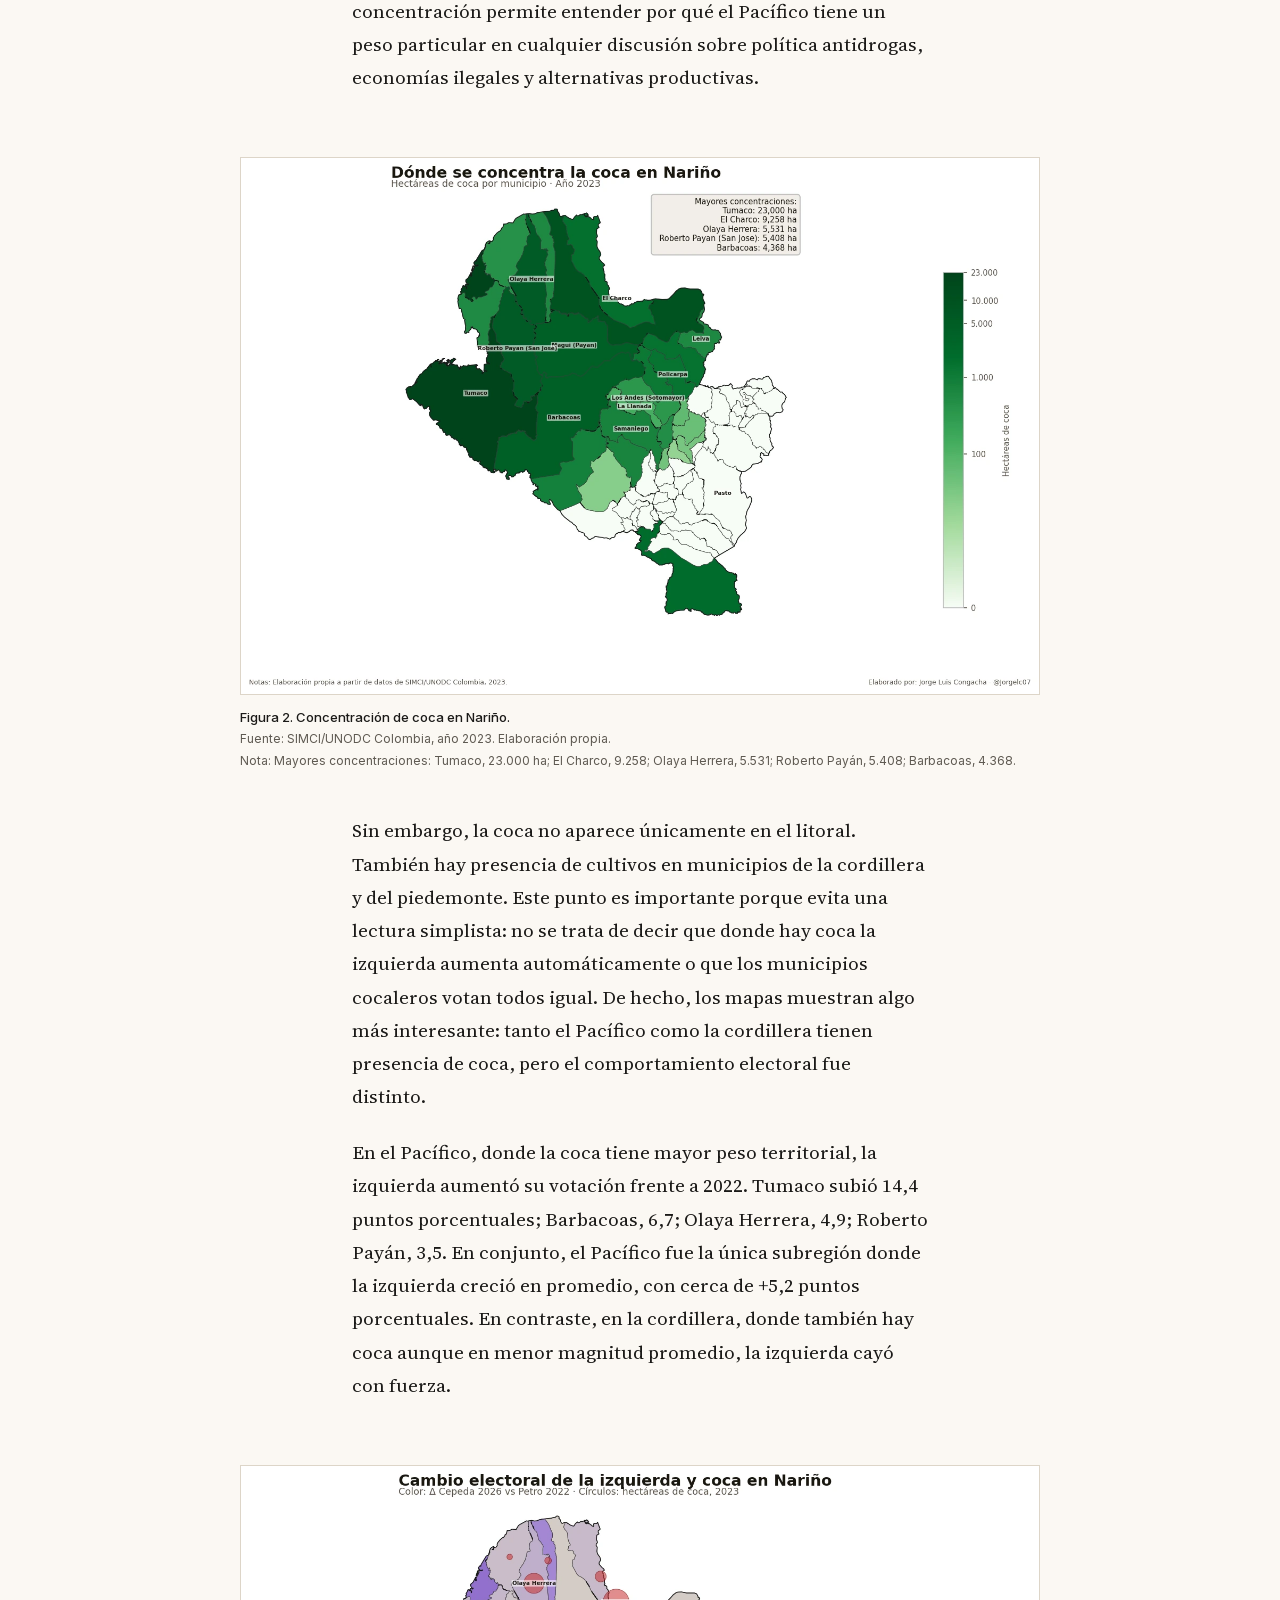
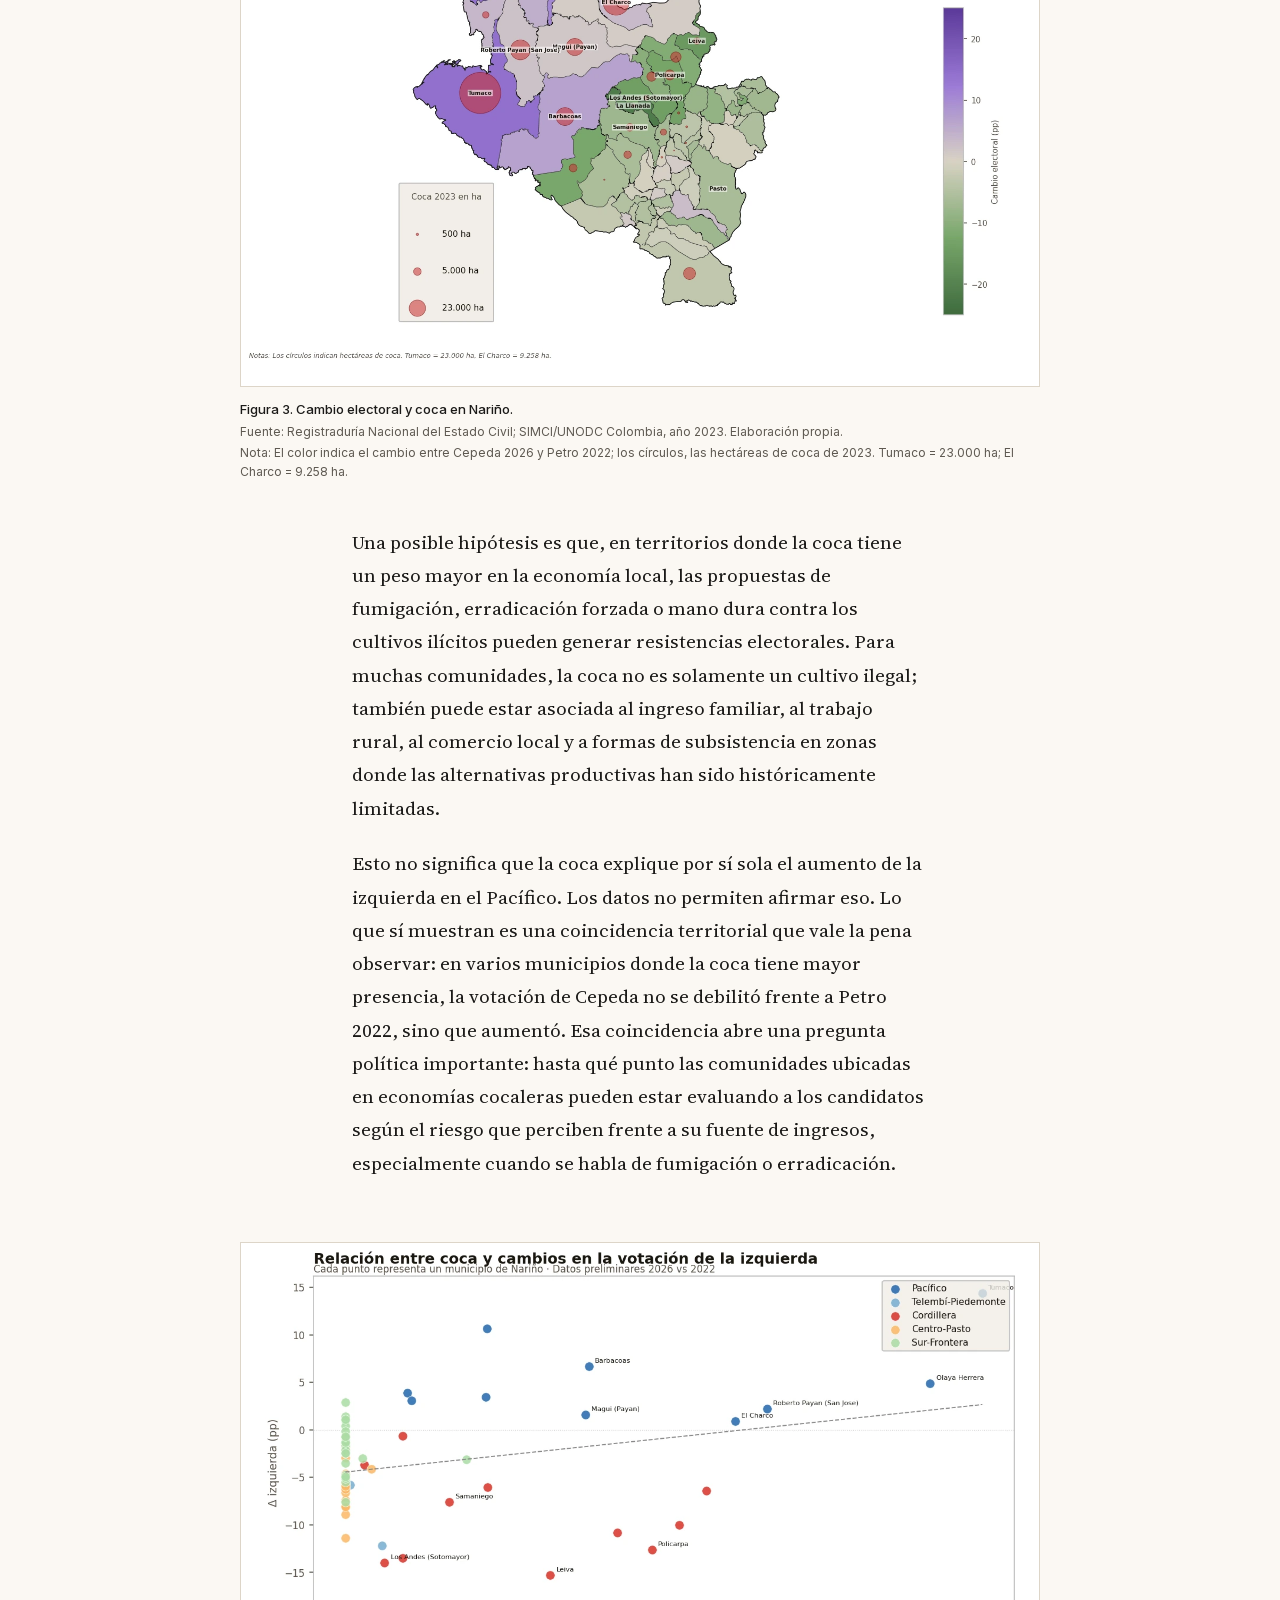
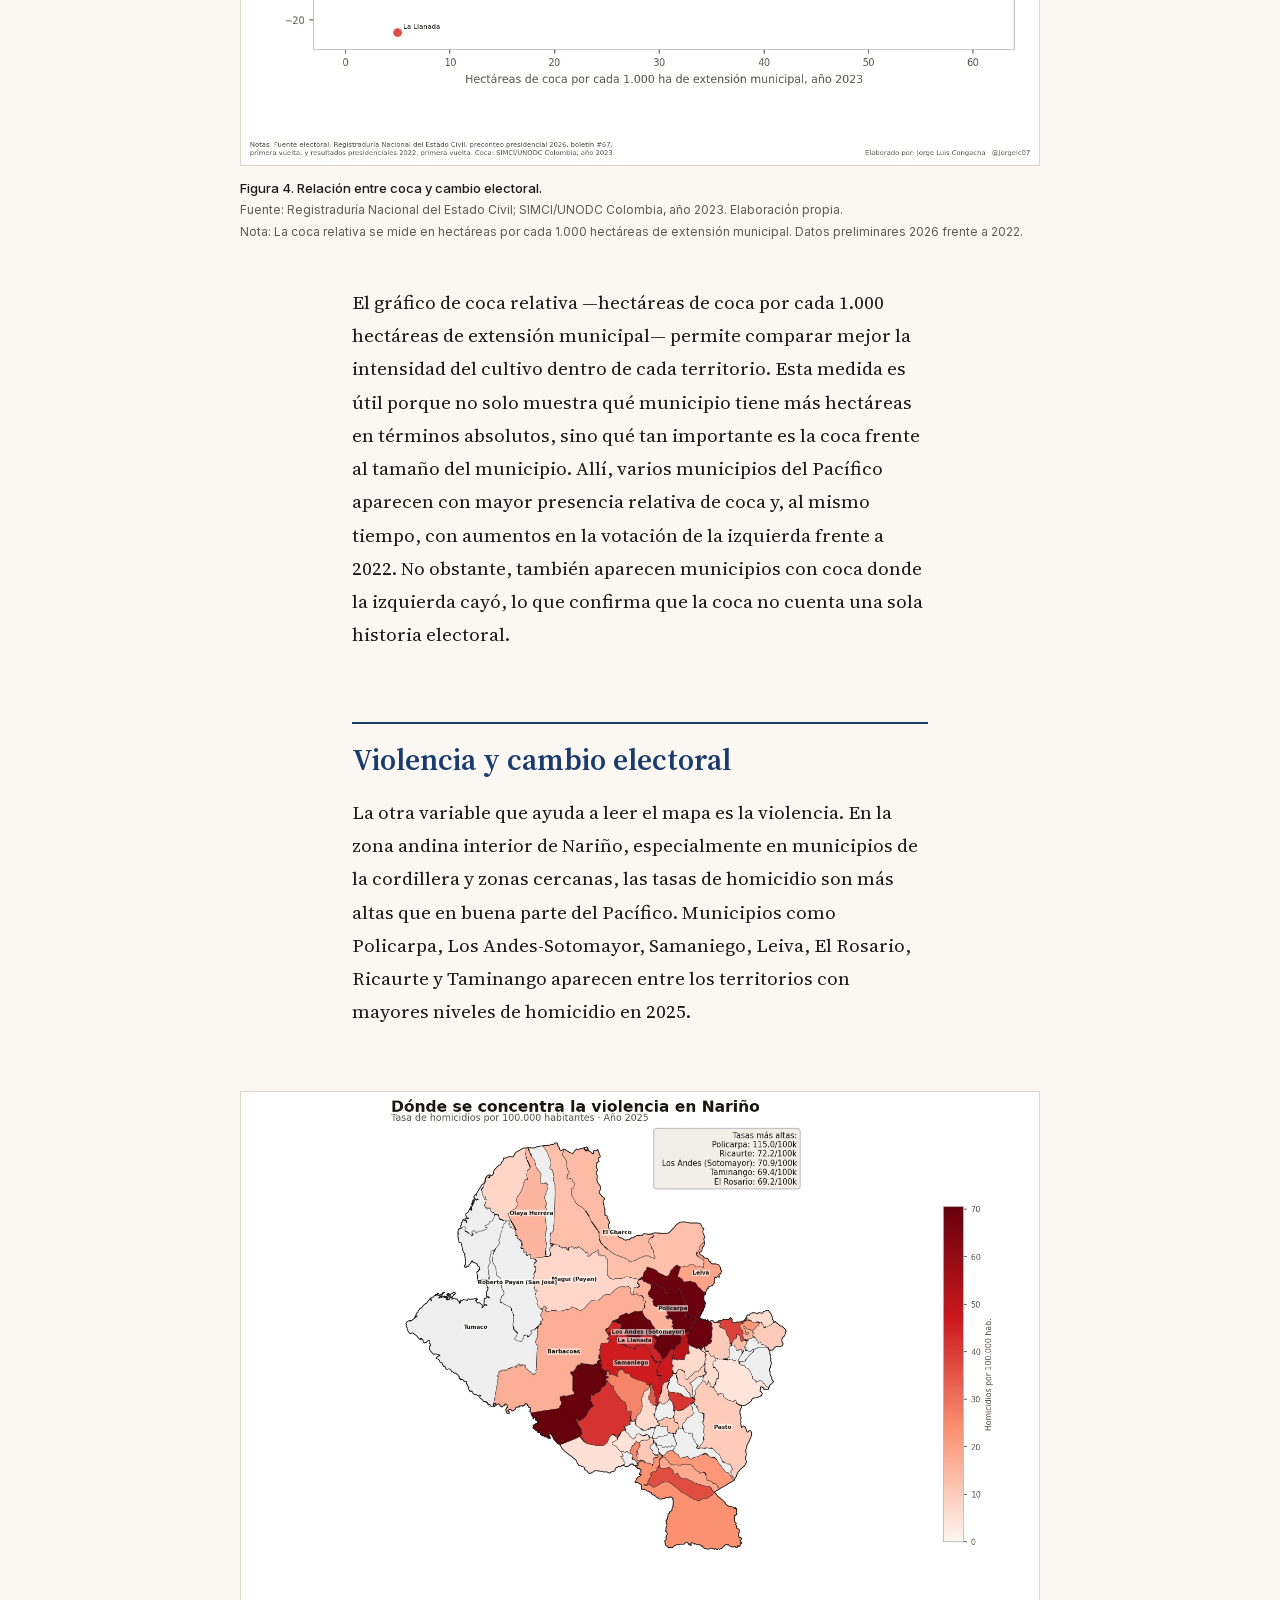
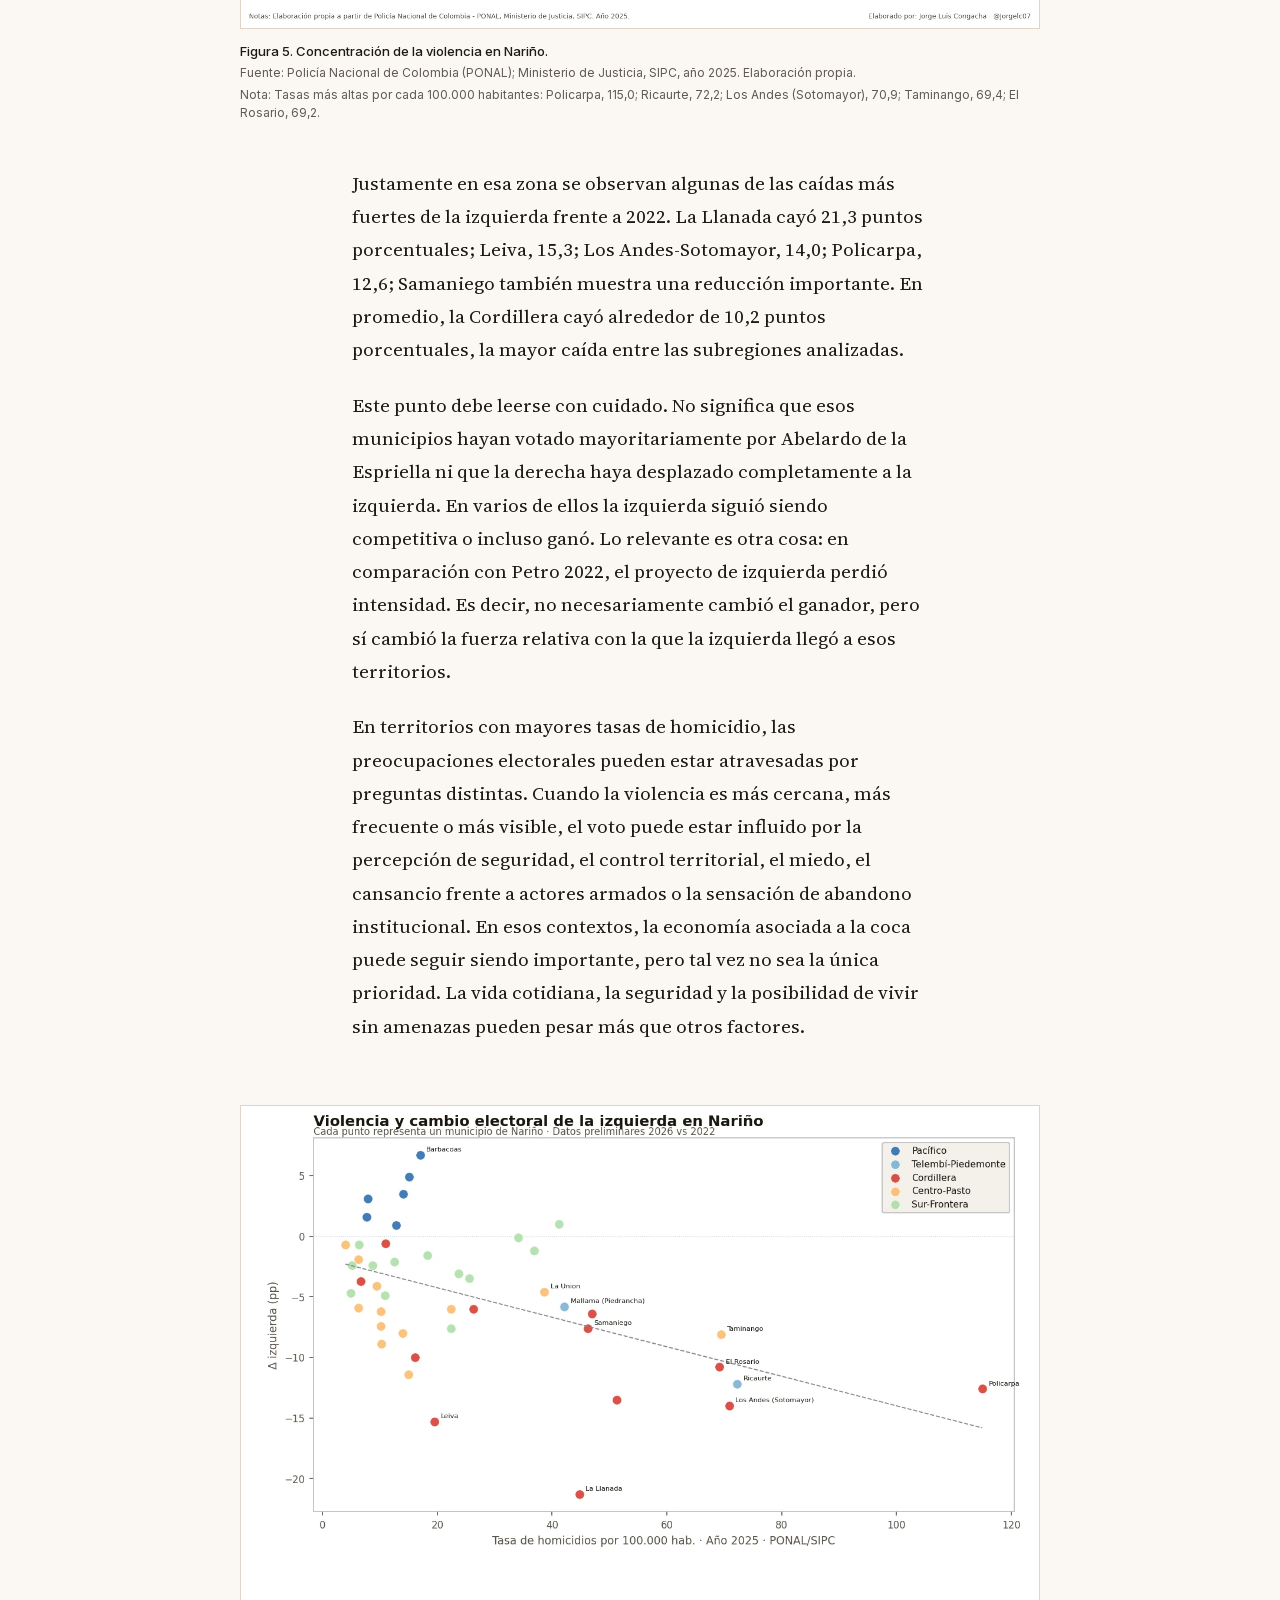
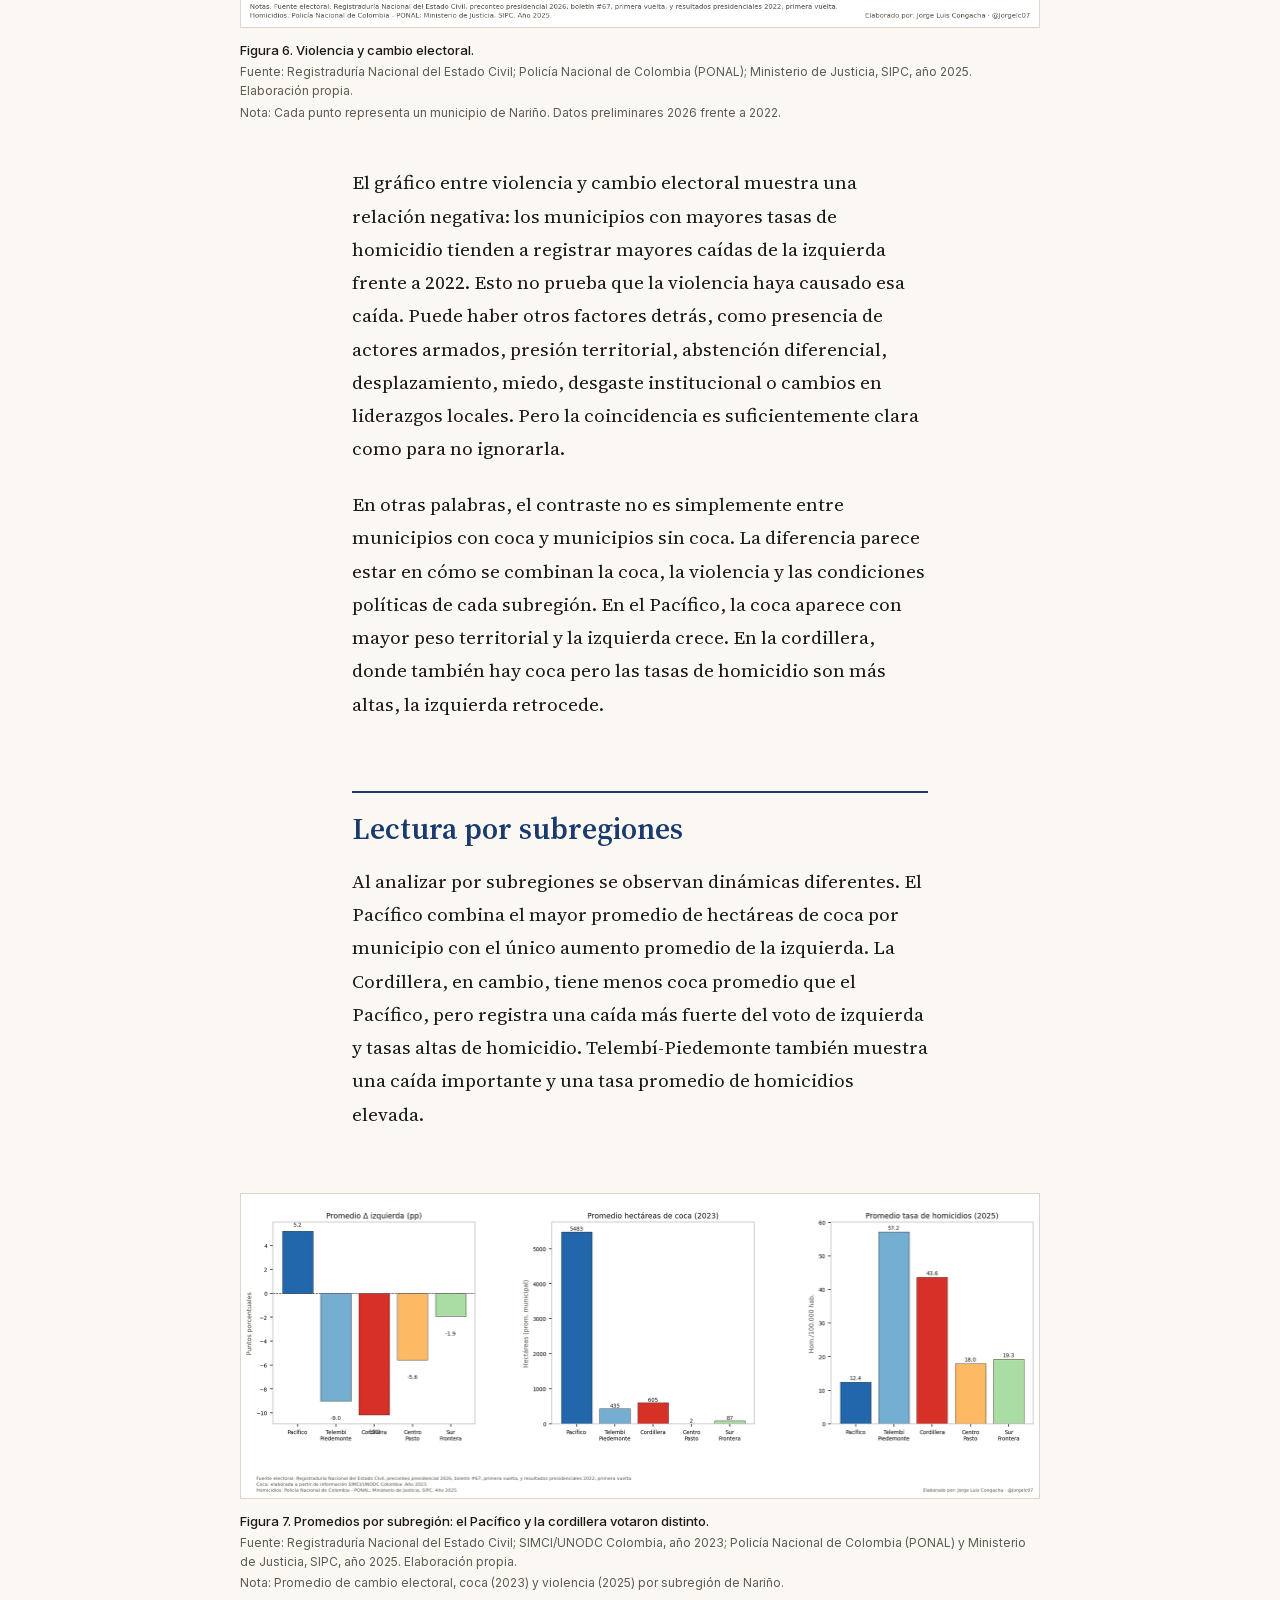
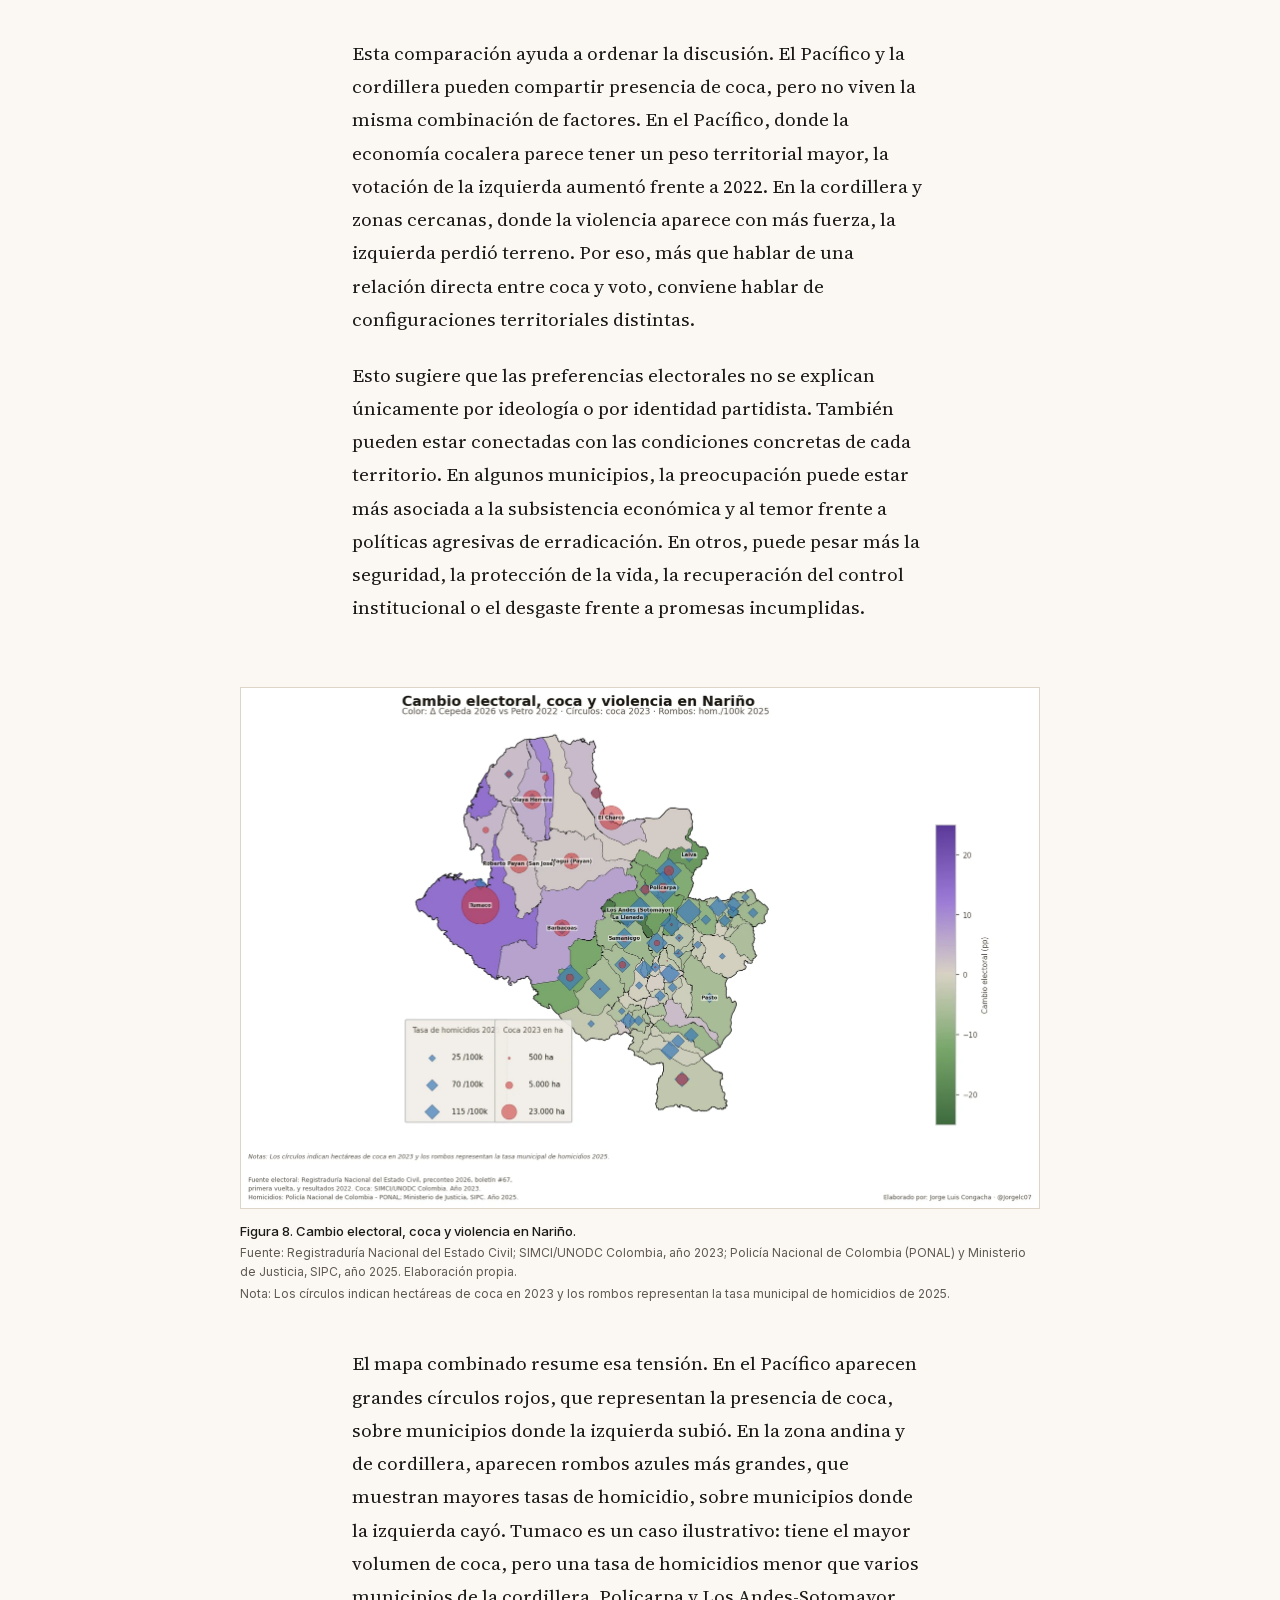
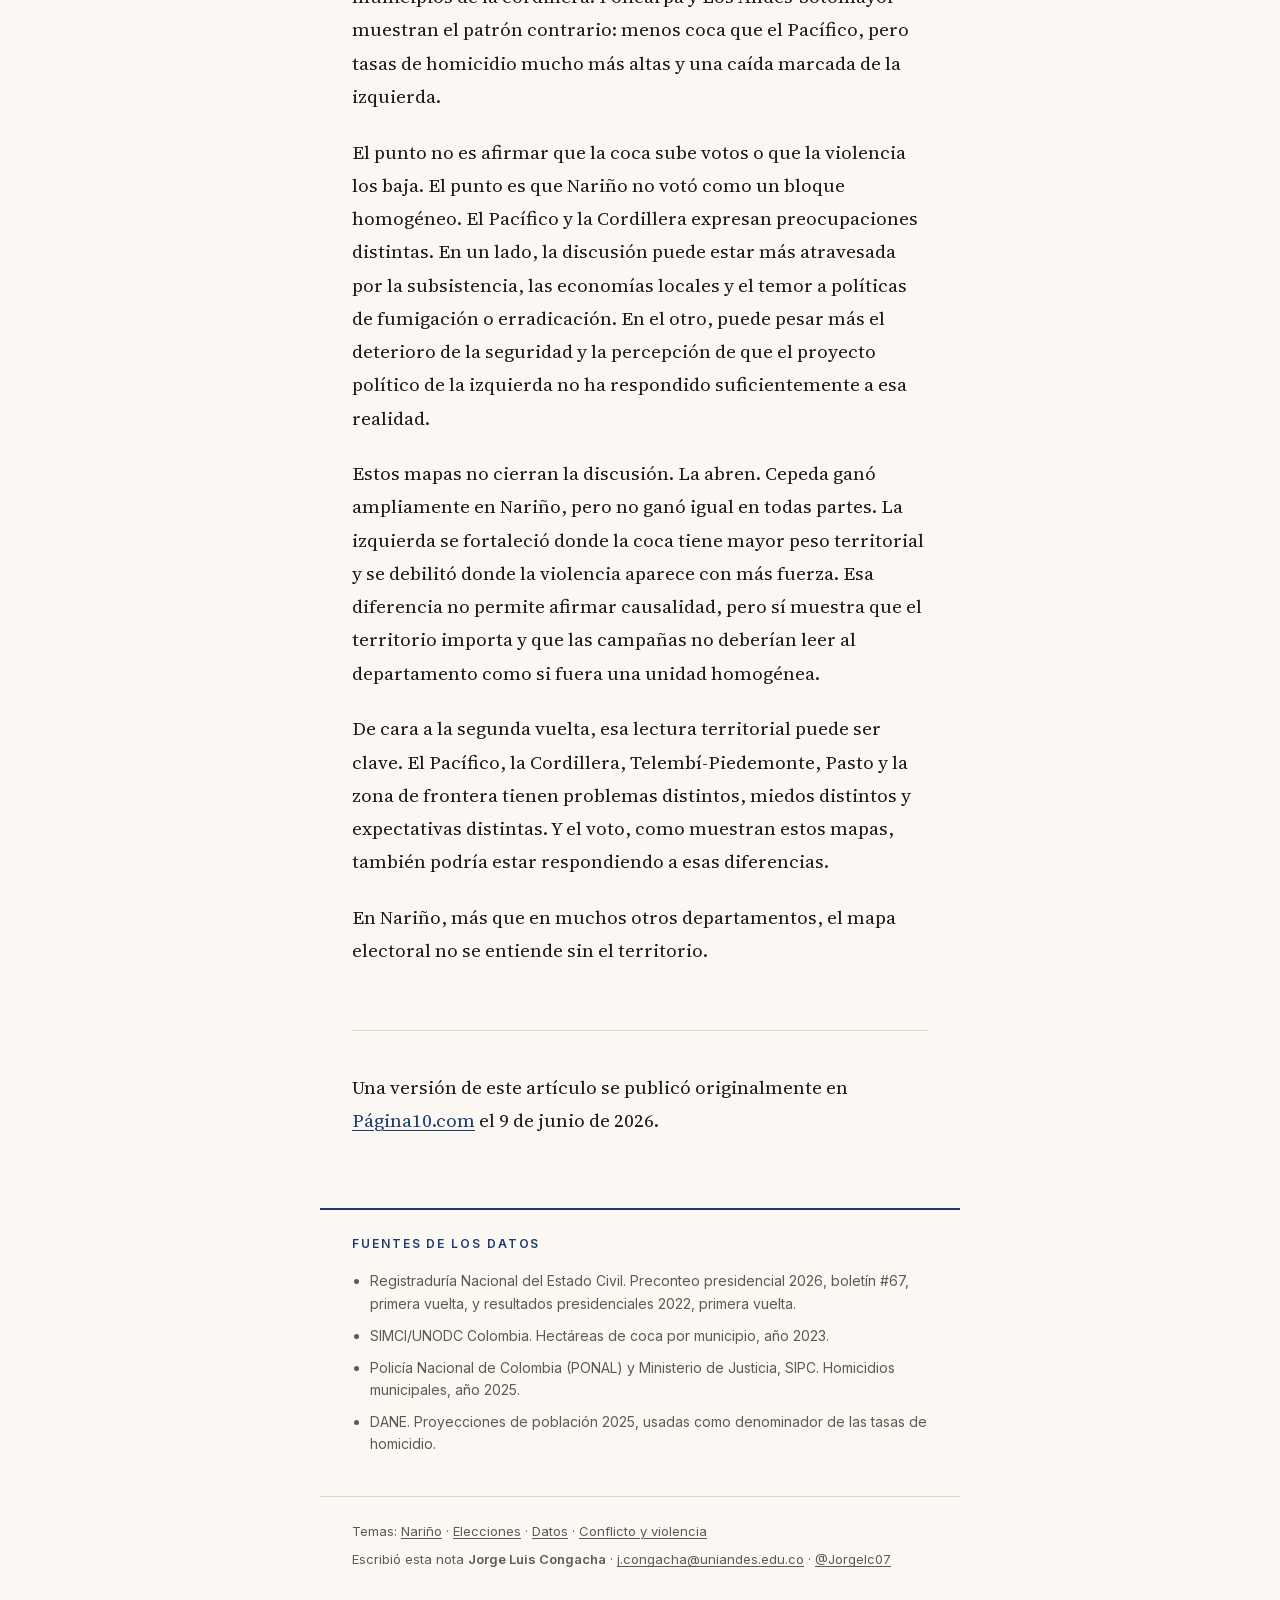
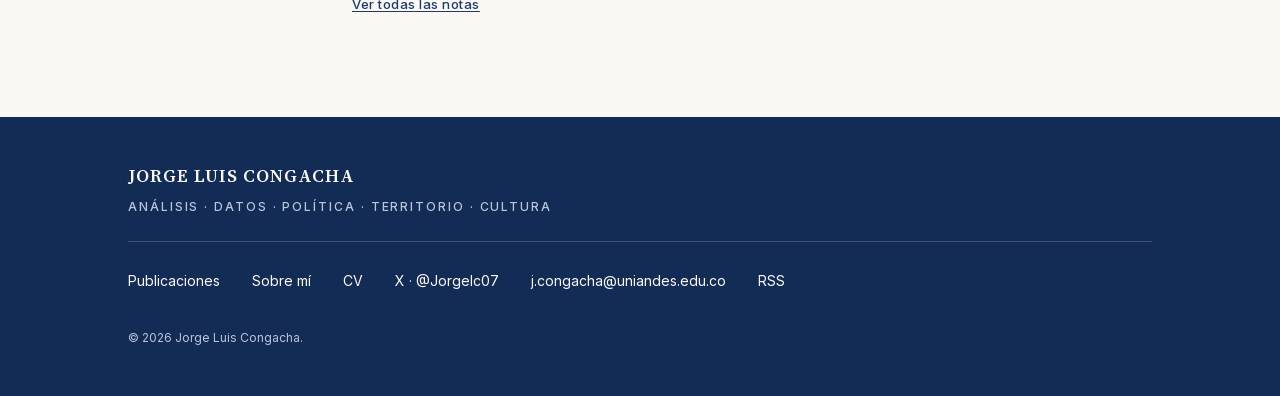
<file: docs/articulos/elecciones-coca-violencia-mapa-electoral-narino/index.html>
<!doctype html>
<html lang="es">
<head>
<meta charset="utf-8">
<meta name="viewport" content="width=device-width, initial-scale=1">
<title>Elecciones, coca y violencia: mapa electoral de Nariño · Jorge Luis Congacha</title>
<meta name="description" content="Cepeda ganó en 62 de los 64 municipios de Nariño, pero cayó frente a Petro en 49. La izquierda creció en el Pacífico cocalero y retrocedió en la cordillera, donde los homicidios son más altos.">
<link rel="canonical" href="https://jorgelc07.github.io/articulos/elecciones-coca-violencia-mapa-electoral-narino/">
<meta name="author" content="Jorge Luis Congacha">
<meta name="theme-color" content="#1B3B6F">

<meta property="og:type" content="article">
<meta property="og:site_name" content="Jorge Luis Congacha">
<meta property="og:locale" content="es_CO">
<meta property="og:title" content="Elecciones, coca y violencia: mapa electoral de Nariño">
<meta property="og:description" content="Cepeda ganó en 62 de los 64 municipios de Nariño, pero cayó frente a Petro en 49. La izquierda creció en el Pacífico cocalero y retrocedió en la cordillera, donde los homicidios son más altos.">
<meta property="og:url" content="https://jorgelc07.github.io/articulos/elecciones-coca-violencia-mapa-electoral-narino/">
<meta property="og:image" content="https://jorgelc07.github.io/assets/img/social/elecciones-coca-violencia-mapa-electoral-narino.png">
<meta property="og:image:width" content="1200">
<meta property="og:image:height" content="630">
<meta property="og:image:alt" content="Elecciones, coca y violencia: mapa electoral de Nariño">
<meta property="article:published_time" content="2026-06-09">
<meta property="article:author" content="Jorge Luis Congacha">

<meta name="twitter:card" content="summary_large_image">
<meta name="twitter:title" content="Elecciones, coca y violencia: mapa electoral de Nariño">
<meta name="twitter:description" content="Cepeda ganó en 62 de los 64 municipios de Nariño, pero cayó frente a Petro en 49. La izquierda creció en el Pacífico cocalero y retrocedió en la cordillera, donde los homicidios son más altos.">
<meta name="twitter:image" content="https://jorgelc07.github.io/assets/img/social/elecciones-coca-violencia-mapa-electoral-narino.png">
<meta name="twitter:creator" content="@Jorgelc07">

<link rel="icon" href="../../favicon.svg" type="image/svg+xml">
<link rel="apple-touch-icon" href="../../assets/img/icono-180.png">
<link rel="alternate" type="application/rss+xml" title="Jorge Luis Congacha" href="../../feed.xml">
<link rel="preload" as="font" type="font/woff2" href="../../assets/fuentes/source-serif-4-normal-latin.woff2" crossorigin>
<link rel="stylesheet" href="../../assets/fuentes/fuentes.css">
<link rel="stylesheet" href="../../assets/css/estilo.css">
</head>
<body class="pagina-nota">
  <a class="saltar" href="#contenido">Saltar al contenido</a>
  <header class="masthead">
    <div class="contenedor">
      <p class="masthead__marca">
        <a href="../../index.html">Jorge Luis Congacha</a>
      </p>
      <p class="masthead__lema">Análisis · Datos · Política · Territorio · Cultura</p>
      <nav class="menu" aria-label="Secciones">
        <ul>
        <li><a href="../../index.html">Inicio</a></li>
        <li><a href="../../analisis/index.html" aria-current="page">Publicaciones</a></li>
        <li><a href="../../sobre-mi/index.html">Sobre mí</a></li>
        <li><a class="menu__cv" href="../../assets/documentos/cv-jorge-luis-congacha.pdf">CV</a></li>
        </ul>
      </nav>
    </div>
  </header>
  <main id="contenido">
    <article class="nota">
      <header class="nota__cabecera">
        <p class="antetitulo"><a href="../../temas/elecciones/index.html">Elecciones</a></p>
        <h1>Elecciones, coca y violencia: mapa electoral de Nariño</h1>
        <p class="bajada">Cepeda ganó en 62 de los 64 municipios de Nariño, pero obtuvo un porcentaje menor que Petro en 49 de ellos. La izquierda creció donde la coca tiene más peso territorial y retrocedió donde la violencia aparece con más fuerza.</p>
        <div class="firma">
          <p class="firma__autor">Por <strong>Jorge Luis Congacha</strong></p>
          <p class="metadatos">
            <time datetime="2026-06-09">9 de junio de 2026</time>
            · 9 min de lectura
            · <a href="https://x.com/Jorgelc07" rel="noopener">@Jorgelc07</a>
          </p>
        </div>
        <div class="acciones">
          <a class="boton" href="../../assets/documentos/elecciones-coca-violencia-mapa-electoral-narino.pdf" download>Descargar la versión en PDF</a>
          <a class="boton boton--secundario" href="https://x.com/intent/post?text=Elecciones%2C%20coca%20y%20violencia%3A%20mapa%20electoral%20de%20Nari%C3%B1o&url=https%3A%2F%2Fjorgelc07.github.io%2Farticulos%2Felecciones-coca-violencia-mapa-electoral-narino%2F" rel="noopener" target="_blank">Compartir en X</a>
        </div>
      </header>

      <div class="cuerpo">
<p class="entradilla">Luego de la primera vuelta presidencial de 2026, en la que Iván Cepeda se impuso en 62 de los 64 municipios de Nariño y obtuvo cerca del 68,6 % de los votos válidos en el departamento, vale la pena mirar el resultado con más detalle territorial. No solo interesa saber quién ganó, sino cómo votaron distintas zonas del departamento y qué diferencias aparecen cuando se compara esta elección con la primera vuelta presidencial de 2022, en la que Gustavo Petro también tuvo una votación mayoritaria en Nariño.</p>
<p>Esa comparación permite hacer un ejercicio útil: observar dónde la izquierda aumentó su votación relativa y dónde perdió fuerza frente a 2022. Además, al cruzar ese cambio electoral con algunos elementos del contexto territorial, como la presencia de cultivos de coca y la tasa de homicidios, es posible identificar patrones que ayudan a formular preguntas sobre el comportamiento electoral del departamento. Estos cruces no buscan demostrar relaciones causales ni afirmar que una variable explique por sí sola el voto. Más bien, permiten proponer algunas hipótesis sobre tendencias territoriales que pueden ser relevantes de cara a la segunda vuelta presidencial.</p>
<p>En ese sentido, aunque la izquierda ganó con amplitud en Nariño, el resultado deja un dato llamativo: Cepeda obtuvo un porcentaje menor que Petro en 49 municipios y solo mejoró frente a 2022 en 15. En promedio, la izquierda cayó alrededor de 3,5 puntos porcentuales en el departamento. La pregunta, entonces, no es si Cepeda ganó en Nariño, porque ganó claramente, sino por qué el resultado fue más favorable en unas zonas y menos intenso en otras.</p>
<figure class="figura">
  <picture>
    <source srcset="../../assets/img/graficos/elec01-mapa-cambio-izquierda-narino.webp" type="image/webp">
    <img src="../../assets/img/graficos/elec01-mapa-cambio-izquierda-narino.png" alt="Mapa de Nariño con el cambio en el porcentaje de la izquierda entre 2022 y 2026. Los municipios del Pacífico, entre ellos Tumaco, aparecen en morado porque subieron; buena parte de la cordillera aparece en verde porque bajó." width="1500" height="1008" decoding="async">
  </picture>
  <figcaption>
    <span class="figura__pie">Figura 1. Cambio electoral de la izquierda en Nariño.</span>
    <span class="figura__fuente">Fuente: Registraduría Nacional del Estado Civil, preconteo presidencial 2026, boletín #67, primera vuelta, y resultados presidenciales 2022, primera vuelta. Elaboración propia.</span><span class="figura__nota">Nota: Δ = Cepeda 2026 (%) − Petro 2022 (%). Morado: subió. Verde: bajó. Subió en 15 municipios y bajó en 49, con una media de −3,5 puntos porcentuales. Datos preliminares.</span>
  </figcaption>
</figure>
<p>El primer mapa muestra esa diferencia con claridad. El morado identifica los municipios donde Cepeda mejoró frente al porcentaje obtenido por Petro en 2022; el verde, aquellos donde la izquierda retrocedió. La subida se concentra principalmente en el Pacífico nariñense, mientras que las caídas más fuertes aparecen en buena parte de la cordillera y del interior andino. Esta división territorial sugiere que el voto en Nariño no se comportó como un bloque homogéneo, sino que respondió a dinámicas distintas según la subregión.</p>
<h2 id="presencia-de-coca">Presencia de coca</h2>
<p>Nariño es un departamento con presencia de cultivos de coca, pero estos no están distribuidos de manera uniforme en el territorio. El mapa de 2023 muestra una concentración muy fuerte en el Pacífico nariñense, especialmente en Tumaco, El Charco, Olaya Herrera, Roberto Payán, Magüí Payán y Barbacoas. Tumaco, por sí solo, registra cerca de 23.000 hectáreas de coca; El Charco supera las 9.000. Esta concentración permite entender por qué el Pacífico tiene un peso particular en cualquier discusión sobre política antidrogas, economías ilegales y alternativas productivas.</p>
<figure class="figura">
  <picture>
    <source srcset="../../assets/img/graficos/elec02-mapa-coca-narino-2023.webp" type="image/webp">
    <img src="../../assets/img/graficos/elec02-mapa-coca-narino-2023.png" alt="Mapa de Nariño con las hectáreas de coca por municipio en 2023, en escala de verdes. El litoral pacífico concentra los tonos más oscuros, con Tumaco a la cabeza." width="1500" height="1007" loading="lazy" decoding="async">
  </picture>
  <figcaption>
    <span class="figura__pie">Figura 2. Concentración de coca en Nariño.</span>
    <span class="figura__fuente">Fuente: SIMCI/UNODC Colombia, año 2023. Elaboración propia.</span><span class="figura__nota">Nota: Mayores concentraciones: Tumaco, 23.000 ha; El Charco, 9.258; Olaya Herrera, 5.531; Roberto Payán, 5.408; Barbacoas, 4.368.</span>
  </figcaption>
</figure>
<p>Sin embargo, la coca no aparece únicamente en el litoral. También hay presencia de cultivos en municipios de la cordillera y del piedemonte. Este punto es importante porque evita una lectura simplista: no se trata de decir que donde hay coca la izquierda aumenta automáticamente o que los municipios cocaleros votan todos igual. De hecho, los mapas muestran algo más interesante: tanto el Pacífico como la cordillera tienen presencia de coca, pero el comportamiento electoral fue distinto.</p>
<p>En el Pacífico, donde la coca tiene mayor peso territorial, la izquierda aumentó su votación frente a 2022. Tumaco subió 14,4 puntos porcentuales; Barbacoas, 6,7; Olaya Herrera, 4,9; Roberto Payán, 3,5. En conjunto, el Pacífico fue la única subregión donde la izquierda creció en promedio, con cerca de +5,2 puntos porcentuales. En contraste, en la cordillera, donde también hay coca aunque en menor magnitud promedio, la izquierda cayó con fuerza.</p>
<figure class="figura">
  <picture>
    <source srcset="../../assets/img/graficos/elec03-mapa-cambio-izquierda-y-coca.webp" type="image/webp">
    <img src="../../assets/img/graficos/elec03-mapa-cambio-izquierda-y-coca.png" alt="Mapa de Nariño que combina el cambio electoral en color con círculos proporcionales a las hectáreas de coca. El círculo más grande está sobre Tumaco, en zona morada." width="1500" height="979" loading="lazy" decoding="async">
  </picture>
  <figcaption>
    <span class="figura__pie">Figura 3. Cambio electoral y coca en Nariño.</span>
    <span class="figura__fuente">Fuente: Registraduría Nacional del Estado Civil; SIMCI/UNODC Colombia, año 2023. Elaboración propia.</span><span class="figura__nota">Nota: El color indica el cambio entre Cepeda 2026 y Petro 2022; los círculos, las hectáreas de coca de 2023. Tumaco = 23.000 ha; El Charco = 9.258 ha.</span>
  </figcaption>
</figure>
<p>Una posible hipótesis es que, en territorios donde la coca tiene un peso mayor en la economía local, las propuestas de fumigación, erradicación forzada o mano dura contra los cultivos ilícitos pueden generar resistencias electorales. Para muchas comunidades, la coca no es solamente un cultivo ilegal; también puede estar asociada al ingreso familiar, al trabajo rural, al comercio local y a formas de subsistencia en zonas donde las alternativas productivas han sido históricamente limitadas.</p>
<p>Esto no significa que la coca explique por sí sola el aumento de la izquierda en el Pacífico. Los datos no permiten afirmar eso. Lo que sí muestran es una coincidencia territorial que vale la pena observar: en varios municipios donde la coca tiene mayor presencia, la votación de Cepeda no se debilitó frente a Petro 2022, sino que aumentó. Esa coincidencia abre una pregunta política importante: hasta qué punto las comunidades ubicadas en economías cocaleras pueden estar evaluando a los candidatos según el riesgo que perciben frente a su fuente de ingresos, especialmente cuando se habla de fumigación o erradicación.</p>
<figure class="figura">
  <picture>
    <source srcset="../../assets/img/graficos/elec04-dispersion-coca-relativa-cambio-electoral.webp" type="image/webp">
    <img src="../../assets/img/graficos/elec04-dispersion-coca-relativa-cambio-electoral.png" alt="Gráfico de dispersión donde cada punto es un municipio, con la coca relativa en el eje horizontal y el cambio electoral en el vertical. Los municipios del Pacífico aparecen arriba a la derecha y los de la cordillera abajo." width="1353" height="885" loading="lazy" decoding="async">
  </picture>
  <figcaption>
    <span class="figura__pie">Figura 4. Relación entre coca y cambio electoral.</span>
    <span class="figura__fuente">Fuente: Registraduría Nacional del Estado Civil; SIMCI/UNODC Colombia, año 2023. Elaboración propia.</span><span class="figura__nota">Nota: La coca relativa se mide en hectáreas por cada 1.000 hectáreas de extensión municipal. Datos preliminares 2026 frente a 2022.</span>
  </figcaption>
</figure>
<p>El gráfico de coca relativa —hectáreas de coca por cada 1.000 hectáreas de extensión municipal— permite comparar mejor la intensidad del cultivo dentro de cada territorio. Esta medida es útil porque no solo muestra qué municipio tiene más hectáreas en términos absolutos, sino qué tan importante es la coca frente al tamaño del municipio. Allí, varios municipios del Pacífico aparecen con mayor presencia relativa de coca y, al mismo tiempo, con aumentos en la votación de la izquierda frente a 2022. No obstante, también aparecen municipios con coca donde la izquierda cayó, lo que confirma que la coca no cuenta una sola historia electoral.</p>
<h2 id="violencia-y-cambio-electoral">Violencia y cambio electoral</h2>
<p>La otra variable que ayuda a leer el mapa es la violencia. En la zona andina interior de Nariño, especialmente en municipios de la cordillera y zonas cercanas, las tasas de homicidio son más altas que en buena parte del Pacífico. Municipios como Policarpa, Los Andes-Sotomayor, Samaniego, Leiva, El Rosario, Ricaurte y Taminango aparecen entre los territorios con mayores niveles de homicidio en 2025.</p>
<figure class="figura">
  <picture>
    <source srcset="../../assets/img/graficos/elec05-mapa-violencia-narino-2025.webp" type="image/webp">
    <img src="../../assets/img/graficos/elec05-mapa-violencia-narino-2025.png" alt="Mapa de Nariño con la tasa de homicidios por cada 100.000 habitantes en 2025, en escala de rojos. Los tonos más intensos se concentran en la cordillera, no en el litoral." width="1500" height="1007" loading="lazy" decoding="async">
  </picture>
  <figcaption>
    <span class="figura__pie">Figura 5. Concentración de la violencia en Nariño.</span>
    <span class="figura__fuente">Fuente: Policía Nacional de Colombia (PONAL); Ministerio de Justicia, SIPC, año 2025. Elaboración propia.</span><span class="figura__nota">Nota: Tasas más altas por cada 100.000 habitantes: Policarpa, 115,0; Ricaurte, 72,2; Los Andes (Sotomayor), 70,9; Taminango, 69,4; El Rosario, 69,2.</span>
  </figcaption>
</figure>
<p>Justamente en esa zona se observan algunas de las caídas más fuertes de la izquierda frente a 2022. La Llanada cayó 21,3 puntos porcentuales; Leiva, 15,3; Los Andes-Sotomayor, 14,0; Policarpa, 12,6; Samaniego también muestra una reducción importante. En promedio, la Cordillera cayó alrededor de 10,2 puntos porcentuales, la mayor caída entre las subregiones analizadas.</p>
<p>Este punto debe leerse con cuidado. No significa que esos municipios hayan votado mayoritariamente por Abelardo de la Espriella ni que la derecha haya desplazado completamente a la izquierda. En varios de ellos la izquierda siguió siendo competitiva o incluso ganó. Lo relevante es otra cosa: en comparación con Petro 2022, el proyecto de izquierda perdió intensidad. Es decir, no necesariamente cambió el ganador, pero sí cambió la fuerza relativa con la que la izquierda llegó a esos territorios.</p>
<p>En territorios con mayores tasas de homicidio, las preocupaciones electorales pueden estar atravesadas por preguntas distintas. Cuando la violencia es más cercana, más frecuente o más visible, el voto puede estar influido por la percepción de seguridad, el control territorial, el miedo, el cansancio frente a actores armados o la sensación de abandono institucional. En esos contextos, la economía asociada a la coca puede seguir siendo importante, pero tal vez no sea la única prioridad. La vida cotidiana, la seguridad y la posibilidad de vivir sin amenazas pueden pesar más que otros factores.</p>
<figure class="figura">
  <picture>
    <source srcset="../../assets/img/graficos/elec06-dispersion-violencia-cambio-electoral.webp" type="image/webp">
    <img src="../../assets/img/graficos/elec06-dispersion-violencia-cambio-electoral.png" alt="Gráfico de dispersión con la tasa de homicidios de 2025 en el eje horizontal y el cambio electoral en el vertical. La nube de puntos desciende de izquierda a derecha." width="1353" height="883" loading="lazy" decoding="async">
  </picture>
  <figcaption>
    <span class="figura__pie">Figura 6. Violencia y cambio electoral.</span>
    <span class="figura__fuente">Fuente: Registraduría Nacional del Estado Civil; Policía Nacional de Colombia (PONAL); Ministerio de Justicia, SIPC, año 2025. Elaboración propia.</span><span class="figura__nota">Nota: Cada punto representa un municipio de Nariño. Datos preliminares 2026 frente a 2022.</span>
  </figcaption>
</figure>
<p>El gráfico entre violencia y cambio electoral muestra una relación negativa: los municipios con mayores tasas de homicidio tienden a registrar mayores caídas de la izquierda frente a 2022. Esto no prueba que la violencia haya causado esa caída. Puede haber otros factores detrás, como presencia de actores armados, presión territorial, abstención diferencial, desplazamiento, miedo, desgaste institucional o cambios en liderazgos locales. Pero la coincidencia es suficientemente clara como para no ignorarla.</p>
<p>En otras palabras, el contraste no es simplemente entre municipios con coca y municipios sin coca. La diferencia parece estar en cómo se combinan la coca, la violencia y las condiciones políticas de cada subregión. En el Pacífico, la coca aparece con mayor peso territorial y la izquierda crece. En la cordillera, donde también hay coca pero las tasas de homicidio son más altas, la izquierda retrocede.</p>
<h2 id="lectura-por-subregiones">Lectura por subregiones</h2>
<p>Al analizar por subregiones se observan dinámicas diferentes. El Pacífico combina el mayor promedio de hectáreas de coca por municipio con el único aumento promedio de la izquierda. La Cordillera, en cambio, tiene menos coca promedio que el Pacífico, pero registra una caída más fuerte del voto de izquierda y tasas altas de homicidio. Telembí-Piedemonte también muestra una caída importante y una tasa promedio de homicidios elevada.</p>
<figure class="figura">
  <picture>
    <source srcset="../../assets/img/graficos/elec07-promedios-subregion.webp" type="image/webp">
    <img src="../../assets/img/graficos/elec07-promedios-subregion.png" alt="Tres gráficos de barras lado a lado con los promedios por subregión: cambio electoral, hectáreas de coca en 2023 y tasa de homicidios en 2025. Solo el Pacífico tiene cambio electoral positivo." width="1600" height="608" loading="lazy" decoding="async">
  </picture>
  <figcaption>
    <span class="figura__pie">Figura 7. Promedios por subregión: el Pacífico y la cordillera votaron distinto.</span>
    <span class="figura__fuente">Fuente: Registraduría Nacional del Estado Civil; SIMCI/UNODC Colombia, año 2023; Policía Nacional de Colombia (PONAL) y Ministerio de Justicia, SIPC, año 2025. Elaboración propia.</span><span class="figura__nota">Nota: Promedio de cambio electoral, coca (2023) y violencia (2025) por subregión de Nariño.</span>
  </figcaption>
</figure>
<p>Esta comparación ayuda a ordenar la discusión. El Pacífico y la cordillera pueden compartir presencia de coca, pero no viven la misma combinación de factores. En el Pacífico, donde la economía cocalera parece tener un peso territorial mayor, la votación de la izquierda aumentó frente a 2022. En la cordillera y zonas cercanas, donde la violencia aparece con más fuerza, la izquierda perdió terreno. Por eso, más que hablar de una relación directa entre coca y voto, conviene hablar de configuraciones territoriales distintas.</p>
<p>Esto sugiere que las preferencias electorales no se explican únicamente por ideología o por identidad partidista. También pueden estar conectadas con las condiciones concretas de cada territorio. En algunos municipios, la preocupación puede estar más asociada a la subsistencia económica y al temor frente a políticas agresivas de erradicación. En otros, puede pesar más la seguridad, la protección de la vida, la recuperación del control institucional o el desgaste frente a promesas incumplidas.</p>
<figure class="figura">
  <picture>
    <source srcset="../../assets/img/graficos/elec08-mapa-cambio-coca-violencia.webp" type="image/webp">
    <img src="../../assets/img/graficos/elec08-mapa-cambio-coca-violencia.png" alt="Mapa de Nariño que superpone tres capas: el color del cambio electoral, círculos rojos proporcionales a la coca y rombos azules proporcionales a la tasa de homicidios. Los círculos grandes están en el Pacífico y los rombos grandes en la cordillera." width="1600" height="1043" loading="lazy" decoding="async">
  </picture>
  <figcaption>
    <span class="figura__pie">Figura 8. Cambio electoral, coca y violencia en Nariño.</span>
    <span class="figura__fuente">Fuente: Registraduría Nacional del Estado Civil; SIMCI/UNODC Colombia, año 2023; Policía Nacional de Colombia (PONAL) y Ministerio de Justicia, SIPC, año 2025. Elaboración propia.</span><span class="figura__nota">Nota: Los círculos indican hectáreas de coca en 2023 y los rombos representan la tasa municipal de homicidios de 2025.</span>
  </figcaption>
</figure>
<p>El mapa combinado resume esa tensión. En el Pacífico aparecen grandes círculos rojos, que representan la presencia de coca, sobre municipios donde la izquierda subió. En la zona andina y de cordillera, aparecen rombos azules más grandes, que muestran mayores tasas de homicidio, sobre municipios donde la izquierda cayó. Tumaco es un caso ilustrativo: tiene el mayor volumen de coca, pero una tasa de homicidios menor que varios municipios de la cordillera. Policarpa y Los Andes-Sotomayor muestran el patrón contrario: menos coca que el Pacífico, pero tasas de homicidio mucho más altas y una caída marcada de la izquierda.</p>
<p>El punto no es afirmar que la coca sube votos o que la violencia los baja. El punto es que Nariño no votó como un bloque homogéneo. El Pacífico y la Cordillera expresan preocupaciones distintas. En un lado, la discusión puede estar más atravesada por la subsistencia, las economías locales y el temor a políticas de fumigación o erradicación. En el otro, puede pesar más el deterioro de la seguridad y la percepción de que el proyecto político de la izquierda no ha respondido suficientemente a esa realidad.</p>
<p>Estos mapas no cierran la discusión. La abren. Cepeda ganó ampliamente en Nariño, pero no ganó igual en todas partes. La izquierda se fortaleció donde la coca tiene mayor peso territorial y se debilitó donde la violencia aparece con más fuerza. Esa diferencia no permite afirmar causalidad, pero sí muestra que el territorio importa y que las campañas no deberían leer al departamento como si fuera una unidad homogénea.</p>
<p>De cara a la segunda vuelta, esa lectura territorial puede ser clave. El Pacífico, la Cordillera, Telembí-Piedemonte, Pasto y la zona de frontera tienen problemas distintos, miedos distintos y expectativas distintas. Y el voto, como muestran estos mapas, también podría estar respondiendo a esas diferencias.</p>
<p>En Nariño, más que en muchos otros departamentos, el mapa electoral no se entiende sin el territorio.</p>
<hr>
<p>Una versión de este artículo se publicó originalmente en <a href="https://pagina10.com/web/elecciones-coca-y-violencia-mapa-electoral-de-narino/" rel="noopener">Página10.com</a> el 9 de junio de 2026.</p>
      </div>

      <section class="fuentes" aria-labelledby="fuentes-datos">
        <h2 id="fuentes-datos">Fuentes de los datos</h2>
        <ul>
          <li>Registraduría Nacional del Estado Civil. Preconteo presidencial 2026, boletín #67, primera vuelta, y resultados presidenciales 2022, primera vuelta.</li>
          <li>SIMCI/UNODC Colombia. Hectáreas de coca por municipio, año 2023.</li>
          <li>Policía Nacional de Colombia (PONAL) y Ministerio de Justicia, SIPC. Homicidios municipales, año 2025.</li>
          <li>DANE. Proyecciones de población 2025, usadas como denominador de las tasas de homicidio.</li>
        </ul>
      </section>
      <footer class="nota__pie">
        <p class="metadatos">Temas: <a href="../../temas/narino/index.html">Nariño</a> · <a href="../../temas/elecciones/index.html">Elecciones</a> · <a href="../../temas/datos/index.html">Datos</a> · <a href="../../temas/conflicto-y-violencia/index.html">Conflicto y violencia</a></p>
        <p class="metadatos">Escribió esta nota <strong>Jorge Luis Congacha</strong> · <a href="mailto:j.congacha@uniandes.edu.co">j.congacha@uniandes.edu.co</a> · <a href="https://x.com/Jorgelc07" rel="noopener">@Jorgelc07</a></p>
        <p><a class="volver" href="../../analisis/index.html">Ver todas las notas</a></p>
      </footer>
    </article>
  </main>
  <footer class="pie">
    <div class="contenedor">
      <p class="pie__marca">Jorge Luis Congacha</p>
      <p class="pie__lema">Análisis · Datos · Política · Territorio · Cultura</p>
      <ul class="pie__enlaces">
        <li><a href="../../analisis/index.html">Publicaciones</a></li>
        <li><a href="../../sobre-mi/index.html">Sobre mí</a></li>
        <li><a href="../../assets/documentos/cv-jorge-luis-congacha.pdf">CV</a></li>
        <li><a href="https://x.com/Jorgelc07" rel="me noopener">X · @Jorgelc07</a></li>
        <li><a href="mailto:j.congacha@uniandes.edu.co">j.congacha@uniandes.edu.co</a></li>
        <li><a href="../../feed.xml">RSS</a></li>
      </ul>
      <p class="pie__legal">© 2026 Jorge Luis Congacha.</p>
    </div>
  </footer>
</body>
</html>
</file>
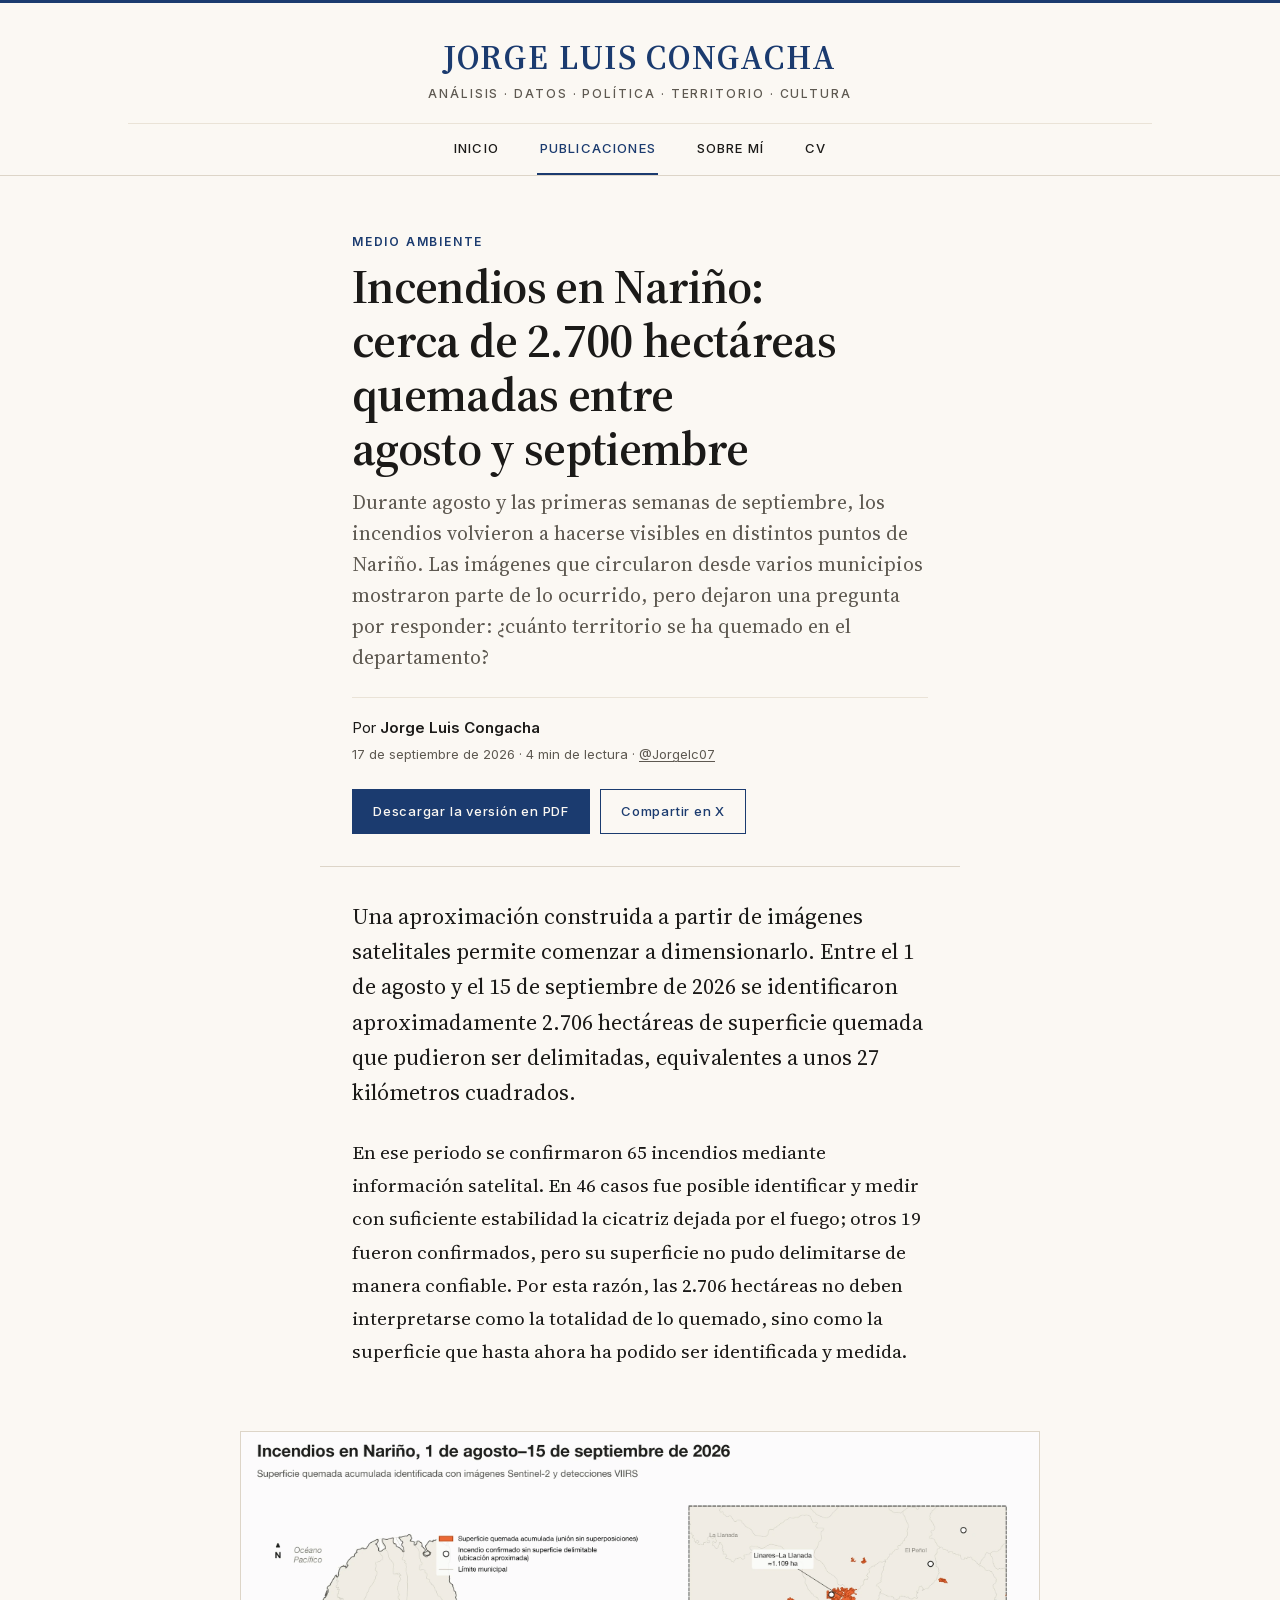
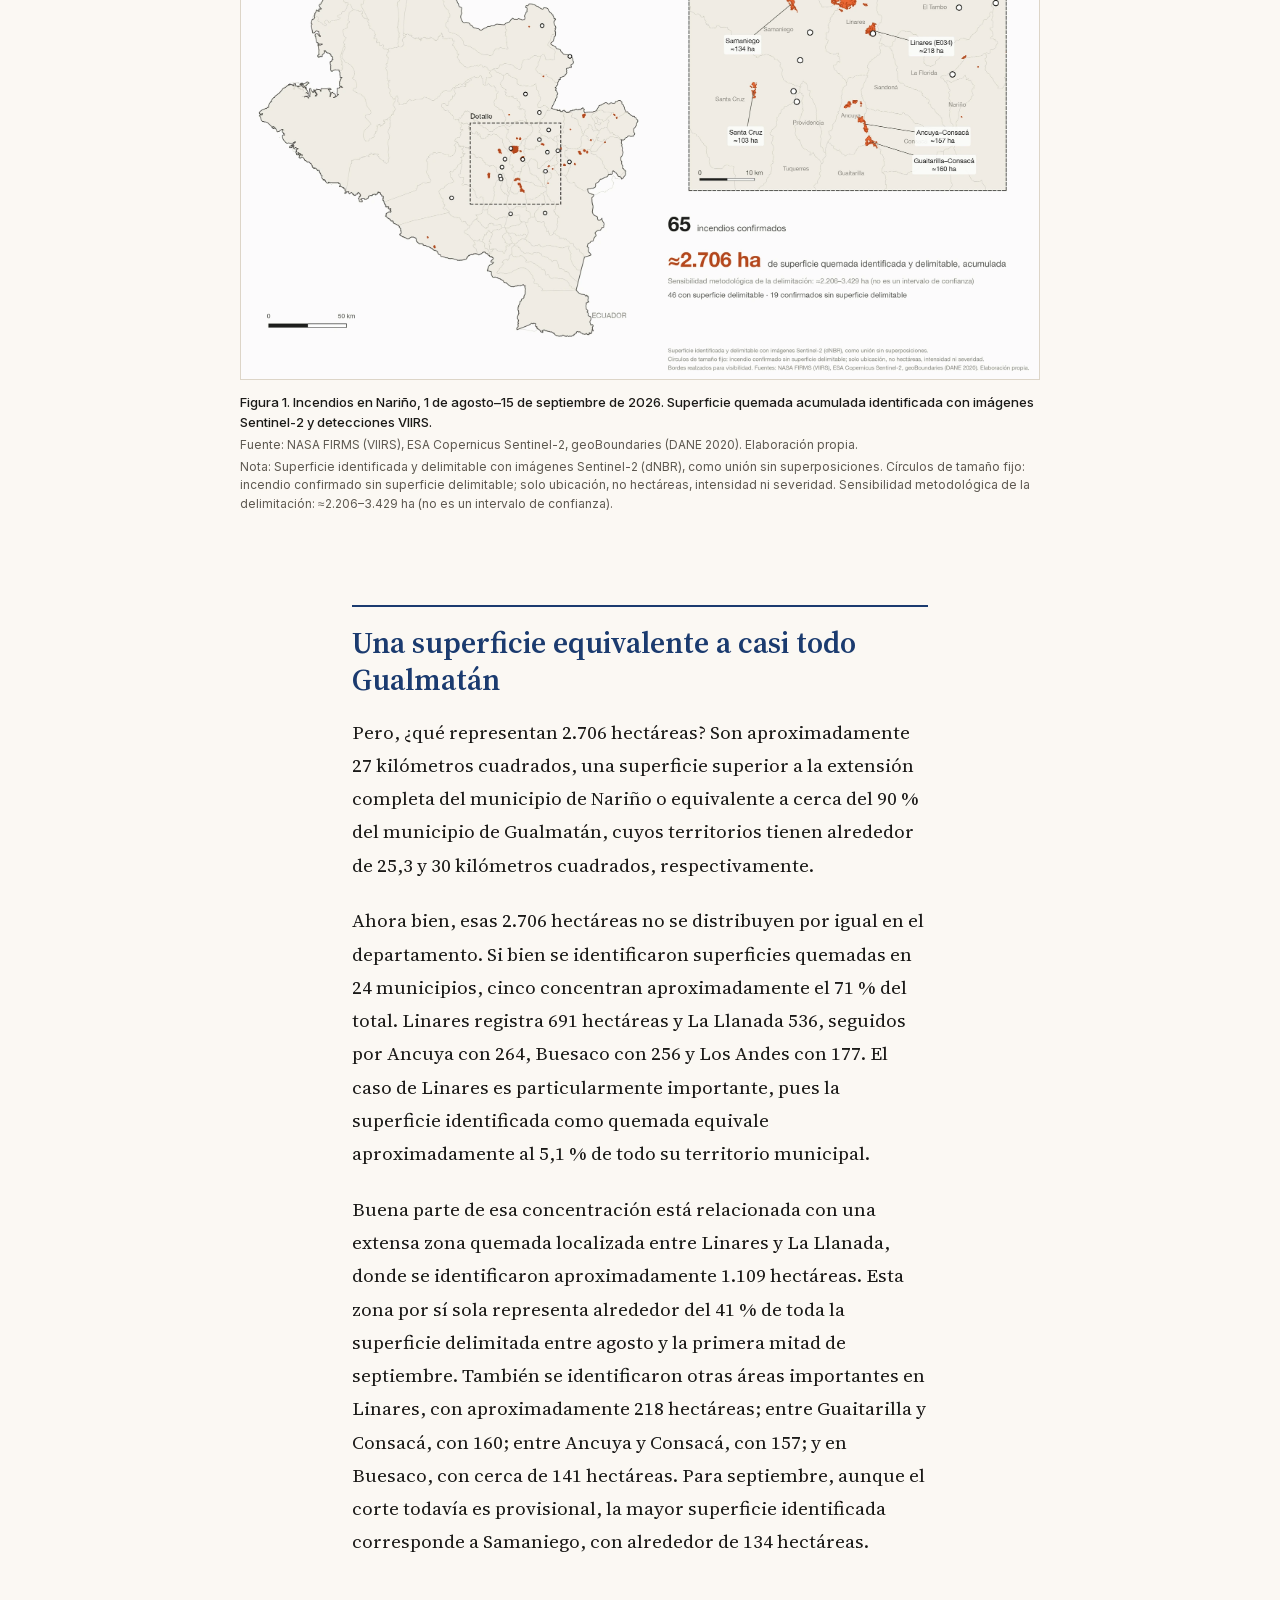
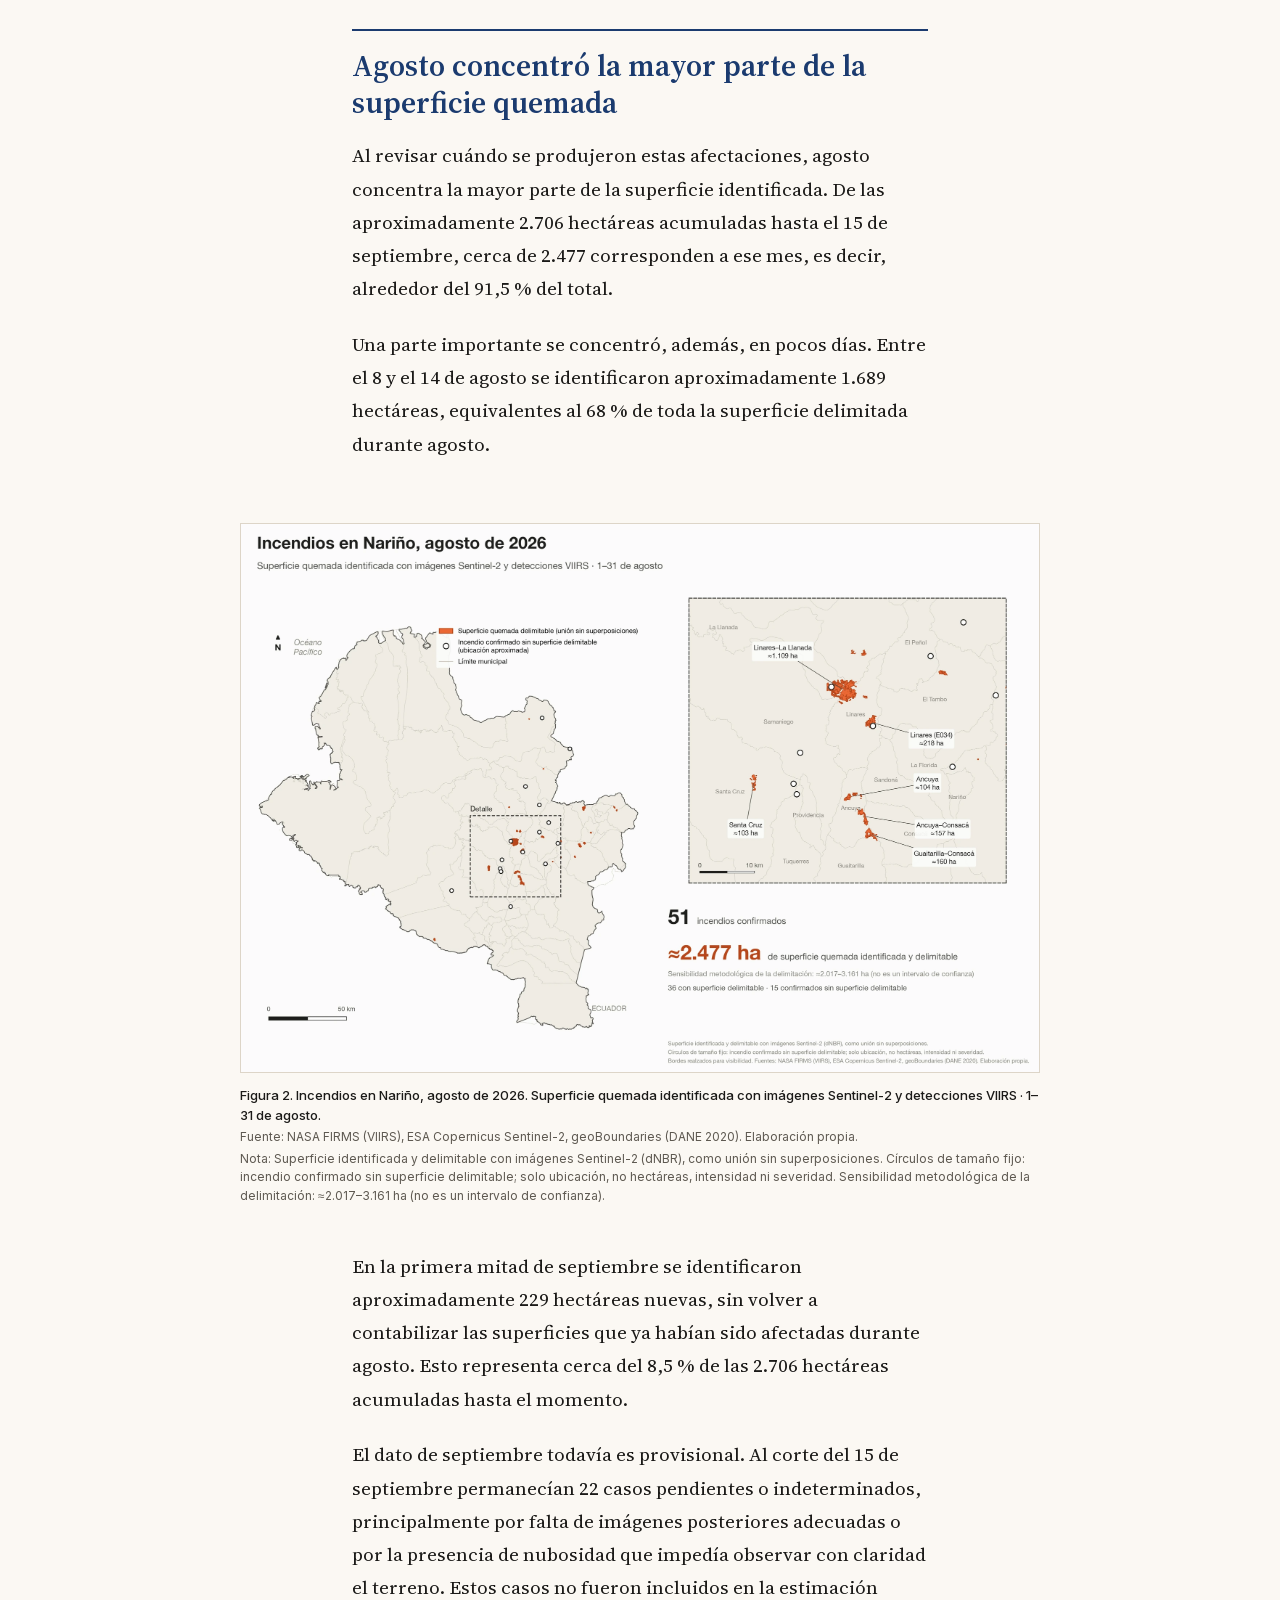
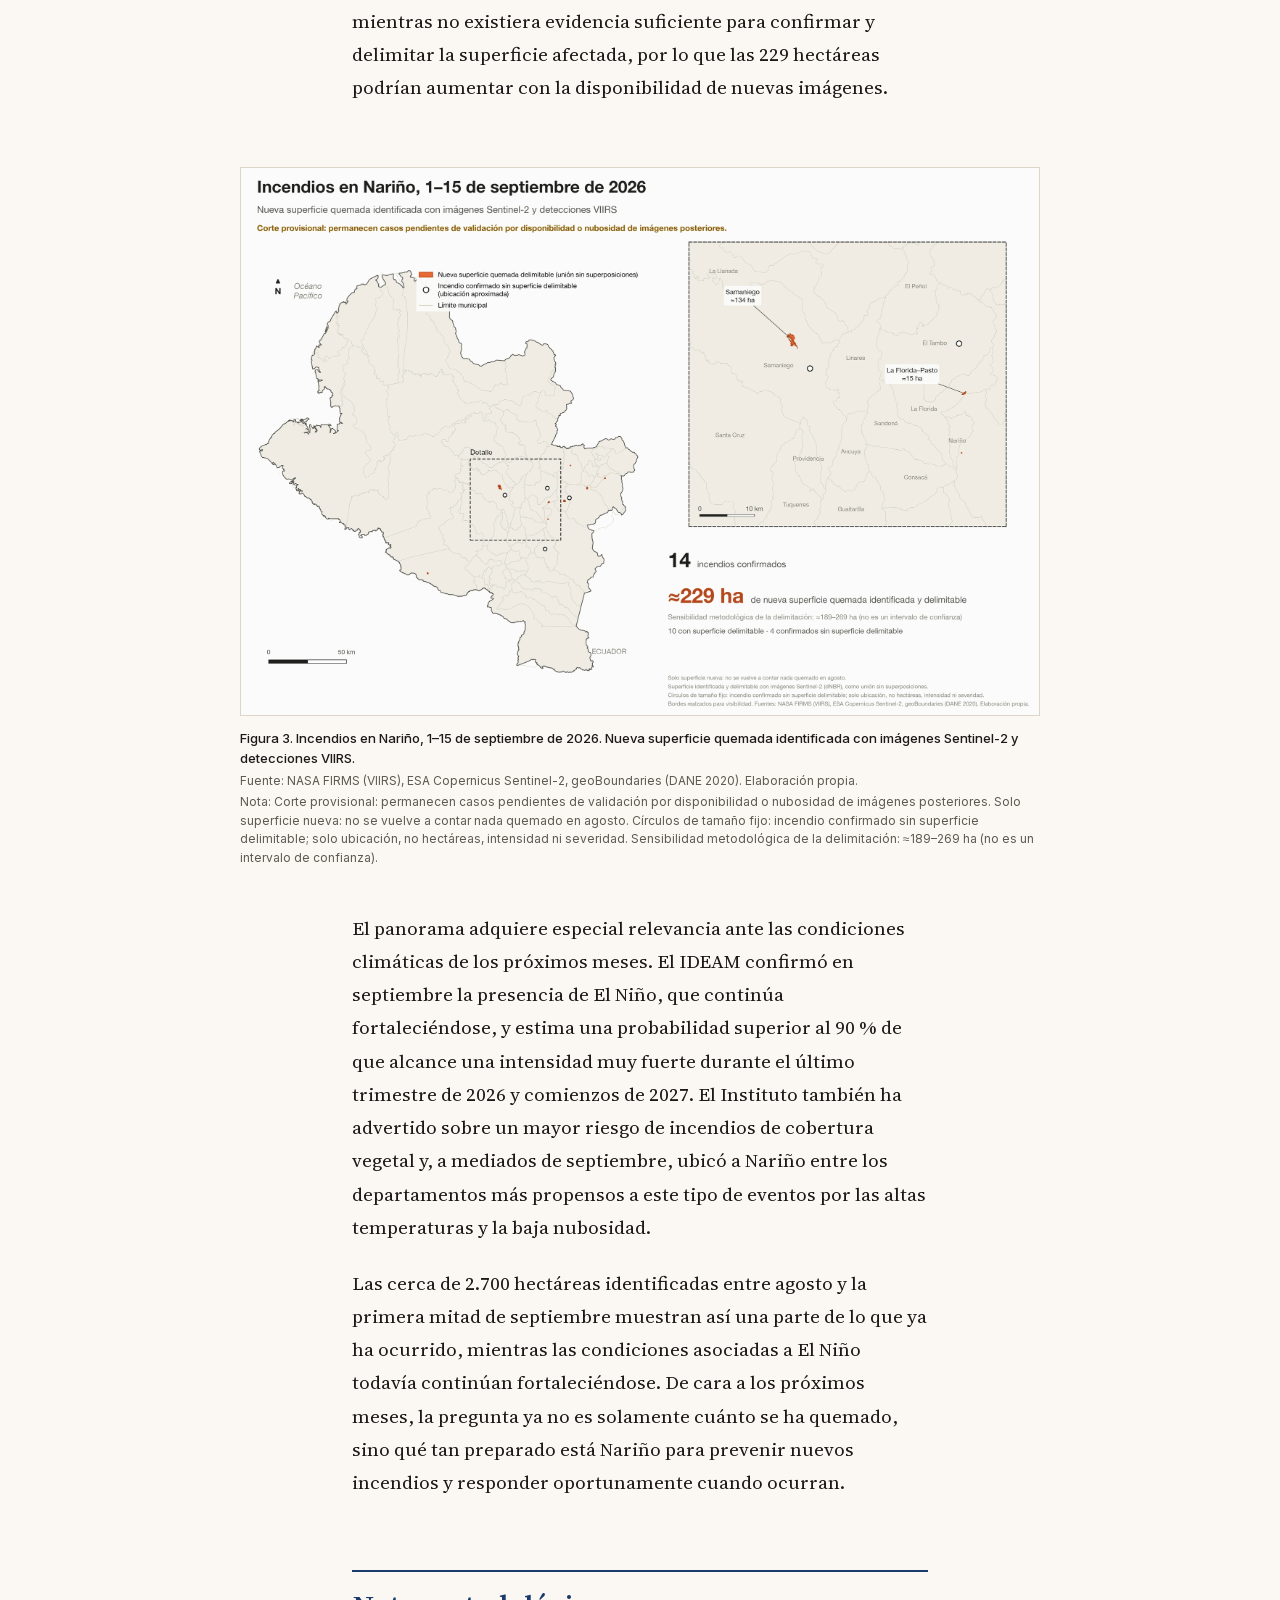
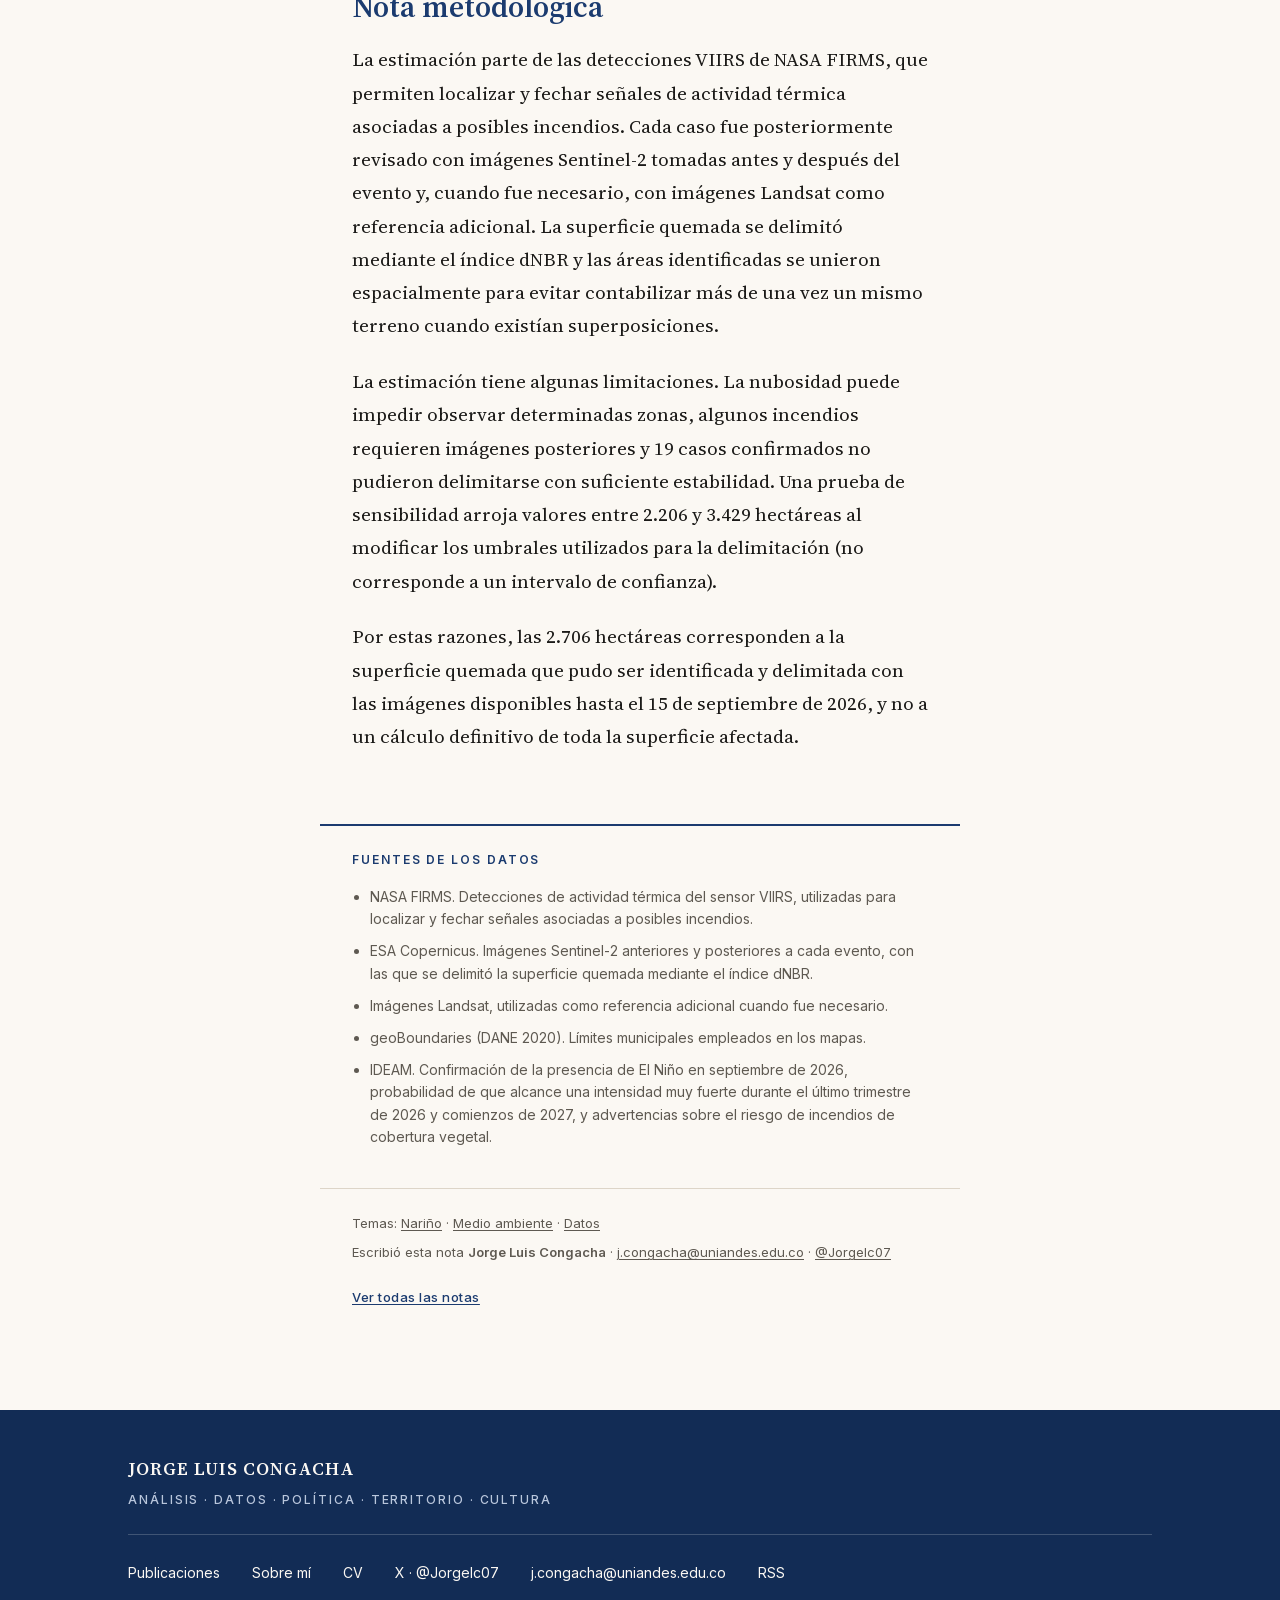
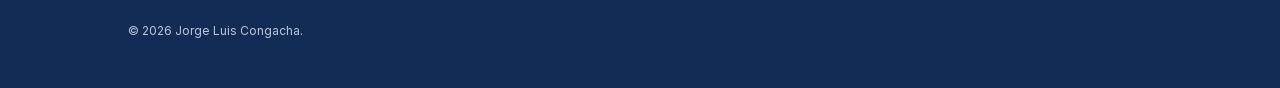
<file: docs/articulos/incendios-narino-hectareas-quemadas-agosto-septiembre/index.html>
<!doctype html>
<html lang="es">
<head>
<meta charset="utf-8">
<meta name="viewport" content="width=device-width, initial-scale=1">
<title>Incendios en Nariño: cerca de 2.700 hectáreas quemadas entre agosto y septiembre · Jorge Luis Congacha</title>
<meta name="description" content="Entre el 1 de agosto y el 15 de septiembre de 2026 se identificaron aproximadamente 2.706 hectáreas de superficie quemada en Nariño, unos 27 kilómetros cuadrados, a partir de imágenes satelitales.">
<link rel="canonical" href="https://jorgelc07.github.io/articulos/incendios-narino-hectareas-quemadas-agosto-septiembre/">
<meta name="author" content="Jorge Luis Congacha">
<meta name="theme-color" content="#1B3B6F">

<meta property="og:type" content="article">
<meta property="og:site_name" content="Jorge Luis Congacha">
<meta property="og:locale" content="es_CO">
<meta property="og:title" content="Incendios en Nariño: cerca de 2.700 hectáreas quemadas entre agosto y septiembre">
<meta property="og:description" content="Entre el 1 de agosto y el 15 de septiembre de 2026 se identificaron aproximadamente 2.706 hectáreas de superficie quemada en Nariño, unos 27 kilómetros cuadrados, a partir de imágenes satelitales.">
<meta property="og:url" content="https://jorgelc07.github.io/articulos/incendios-narino-hectareas-quemadas-agosto-septiembre/">
<meta property="og:image" content="https://jorgelc07.github.io/assets/img/social/incendios-narino-hectareas-quemadas-agosto-septiembre.png">
<meta property="og:image:width" content="1200">
<meta property="og:image:height" content="630">
<meta property="og:image:alt" content="Incendios en Nariño: cerca de 2.700 hectáreas quemadas entre agosto y septiembre">
<meta property="article:published_time" content="2026-09-17">
<meta property="article:author" content="Jorge Luis Congacha">

<meta name="twitter:card" content="summary_large_image">
<meta name="twitter:title" content="Incendios en Nariño: cerca de 2.700 hectáreas quemadas entre agosto y septiembre">
<meta name="twitter:description" content="Entre el 1 de agosto y el 15 de septiembre de 2026 se identificaron aproximadamente 2.706 hectáreas de superficie quemada en Nariño, unos 27 kilómetros cuadrados, a partir de imágenes satelitales.">
<meta name="twitter:image" content="https://jorgelc07.github.io/assets/img/social/incendios-narino-hectareas-quemadas-agosto-septiembre.png">
<meta name="twitter:creator" content="@Jorgelc07">

<link rel="icon" href="../../favicon.svg" type="image/svg+xml">
<link rel="apple-touch-icon" href="../../assets/img/icono-180.png">
<link rel="alternate" type="application/rss+xml" title="Jorge Luis Congacha" href="../../feed.xml">
<link rel="preload" as="font" type="font/woff2" href="../../assets/fuentes/source-serif-4-normal-latin.woff2" crossorigin>
<link rel="stylesheet" href="../../assets/fuentes/fuentes.css">
<link rel="stylesheet" href="../../assets/css/estilo.css">
</head>
<body class="pagina-nota">
  <a class="saltar" href="#contenido">Saltar al contenido</a>
  <header class="masthead">
    <div class="contenedor">
      <p class="masthead__marca">
        <a href="../../index.html">Jorge Luis Congacha</a>
      </p>
      <p class="masthead__lema">Análisis · Datos · Política · Territorio · Cultura</p>
      <nav class="menu" aria-label="Secciones">
        <ul>
        <li><a href="../../index.html">Inicio</a></li>
        <li><a href="../../analisis/index.html" aria-current="page">Publicaciones</a></li>
        <li><a href="../../sobre-mi/index.html">Sobre mí</a></li>
        <li><a class="menu__cv" href="../../assets/documentos/cv-jorge-luis-congacha.pdf">CV</a></li>
        </ul>
      </nav>
    </div>
  </header>
  <main id="contenido">
    <article class="nota">
      <header class="nota__cabecera">
        <p class="antetitulo"><a href="../../temas/medio-ambiente/index.html">Medio ambiente</a></p>
        <h1>Incendios en Nariño: cerca de 2.700 hectáreas quemadas entre agosto y septiembre</h1>
        <p class="bajada">Durante agosto y las primeras semanas de septiembre, los incendios volvieron a hacerse visibles en distintos puntos de Nariño. Las imágenes que circularon desde varios municipios mostraron parte de lo ocurrido, pero dejaron una pregunta por responder: ¿cuánto territorio se ha quemado en el departamento?</p>
        <div class="firma">
          <p class="firma__autor">Por <strong>Jorge Luis Congacha</strong></p>
          <p class="metadatos">
            <time datetime="2026-09-17">17 de septiembre de 2026</time>
            · 4 min de lectura
            · <a href="https://x.com/Jorgelc07" rel="noopener">@Jorgelc07</a>
          </p>
        </div>
        <div class="acciones">
          <a class="boton" href="../../assets/documentos/incendios-narino-hectareas-quemadas-agosto-septiembre.pdf" download>Descargar la versión en PDF</a>
          <a class="boton boton--secundario" href="https://x.com/intent/post?text=Incendios%20en%20Nari%C3%B1o%3A%20cerca%20de%202.700%20hect%C3%A1reas%20quemadas%20entre%20agosto%20y%20septiembre&url=https%3A%2F%2Fjorgelc07.github.io%2Farticulos%2Fincendios-narino-hectareas-quemadas-agosto-septiembre%2F" rel="noopener" target="_blank">Compartir en X</a>
        </div>
      </header>

      <div class="cuerpo">
<p class="entradilla">Una aproximación construida a partir de imágenes satelitales permite comenzar a dimensionarlo. Entre el 1 de agosto y el 15 de septiembre de 2026 se identificaron aproximadamente 2.706 hectáreas de superficie quemada que pudieron ser delimitadas, equivalentes a unos 27 kilómetros cuadrados.</p>
<p>En ese periodo se confirmaron 65 incendios mediante información satelital. En 46 casos fue posible identificar y medir con suficiente estabilidad la cicatriz dejada por el fuego; otros 19 fueron confirmados, pero su superficie no pudo delimitarse de manera confiable. Por esta razón, las 2.706 hectáreas no deben interpretarse como la totalidad de lo quemado, sino como la superficie que hasta ahora ha podido ser identificada y medida.</p>
<figure class="figura">
  <picture>
    <source srcset="../../assets/img/graficos/inc01-incendios-narino-acumulado-agosto-septiembre-2026.webp" type="image/webp">
    <img src="../../assets/img/graficos/inc01-incendios-narino-acumulado-agosto-septiembre-2026.png" alt="Mapa de Nariño con la superficie quemada acumulada entre el 1 de agosto y el 15 de septiembre de 2026, y un detalle ampliado de la zona centro del departamento. Se señalan Linares–La Llanada con cerca de 1.109 hectáreas, Linares (E034) con 218, Guaitarilla–Consacá con 160, Ancuya–Consacá con 157, Samaniego con 134 y Santa Cruz con 103. En total, 65 incendios confirmados y aproximadamente 2.706 hectáreas identificadas y delimitables." width="2200" height="1509" decoding="async">
  </picture>
  <figcaption>
    <span class="figura__pie">Figura 1. Incendios en Nariño, 1 de agosto–15 de septiembre de 2026. Superficie quemada acumulada identificada con imágenes Sentinel-2 y detecciones VIIRS.</span>
    <span class="figura__fuente">Fuente: NASA FIRMS (VIIRS), ESA Copernicus Sentinel-2, geoBoundaries (DANE 2020). Elaboración propia.</span><span class="figura__nota">Nota: Superficie identificada y delimitable con imágenes Sentinel-2 (dNBR), como unión sin superposiciones. Círculos de tamaño fijo: incendio confirmado sin superficie delimitable; solo ubicación, no hectáreas, intensidad ni severidad. Sensibilidad metodológica de la delimitación: ≈2.206–3.429 ha (no es un intervalo de confianza).</span>
  </figcaption>
</figure>
<h2 id="una-superficie-equivalente-a-casi-todo-gualmatan">Una superficie equivalente a casi todo Gualmatán</h2>
<p>Pero, ¿qué representan 2.706 hectáreas? Son aproximadamente 27 kilómetros cuadrados, una superficie superior a la extensión completa del municipio de Nariño o equivalente a cerca del 90 % del municipio de Gualmatán, cuyos territorios tienen alrededor de 25,3 y 30 kilómetros cuadrados, respectivamente.</p>
<p>Ahora bien, esas 2.706 hectáreas no se distribuyen por igual en el departamento. Si bien se identificaron superficies quemadas en 24 municipios, cinco concentran aproximadamente el 71 % del total. Linares registra 691 hectáreas y La Llanada 536, seguidos por Ancuya con 264, Buesaco con 256 y Los Andes con 177. El caso de Linares es particularmente importante, pues la superficie identificada como quemada equivale aproximadamente al 5,1 % de todo su territorio municipal.</p>
<p>Buena parte de esa concentración está relacionada con una extensa zona quemada localizada entre Linares y La Llanada, donde se identificaron aproximadamente 1.109 hectáreas. Esta zona por sí sola representa alrededor del 41 % de toda la superficie delimitada entre agosto y la primera mitad de septiembre. También se identificaron otras áreas importantes en Linares, con aproximadamente 218 hectáreas; entre Guaitarilla y Consacá, con 160; entre Ancuya y Consacá, con 157; y en Buesaco, con cerca de 141 hectáreas. Para septiembre, aunque el corte todavía es provisional, la mayor superficie identificada corresponde a Samaniego, con alrededor de 134 hectáreas.</p>
<h2 id="agosto-concentro-la-mayor-parte-de-la-superficie-quemada">Agosto concentró la mayor parte de la superficie quemada</h2>
<p>Al revisar cuándo se produjeron estas afectaciones, agosto concentra la mayor parte de la superficie identificada. De las aproximadamente 2.706 hectáreas acumuladas hasta el 15 de septiembre, cerca de 2.477 corresponden a ese mes, es decir, alrededor del 91,5 % del total.</p>
<p>Una parte importante se concentró, además, en pocos días. Entre el 8 y el 14 de agosto se identificaron aproximadamente 1.689 hectáreas, equivalentes al 68 % de toda la superficie delimitada durante agosto.</p>
<figure class="figura">
  <picture>
    <source srcset="../../assets/img/graficos/inc02-incendios-narino-agosto-2026.webp" type="image/webp">
    <img src="../../assets/img/graficos/inc02-incendios-narino-agosto-2026.png" alt="Mapa de Nariño con la superficie quemada identificada entre el 1 y el 31 de agosto de 2026, con un detalle ampliado de la zona centro. Se señalan Linares–La Llanada con cerca de 1.109 hectáreas, Linares (E034) con 218, Guaitarilla–Consacá con 160, Ancuya–Consacá con 157, Ancuya con 104 y Santa Cruz con 103. En total, 51 incendios confirmados y aproximadamente 2.477 hectáreas identificadas y delimitables." width="2200" height="1509" loading="lazy" decoding="async">
  </picture>
  <figcaption>
    <span class="figura__pie">Figura 2. Incendios en Nariño, agosto de 2026. Superficie quemada identificada con imágenes Sentinel-2 y detecciones VIIRS · 1–31 de agosto.</span>
    <span class="figura__fuente">Fuente: NASA FIRMS (VIIRS), ESA Copernicus Sentinel-2, geoBoundaries (DANE 2020). Elaboración propia.</span><span class="figura__nota">Nota: Superficie identificada y delimitable con imágenes Sentinel-2 (dNBR), como unión sin superposiciones. Círculos de tamaño fijo: incendio confirmado sin superficie delimitable; solo ubicación, no hectáreas, intensidad ni severidad. Sensibilidad metodológica de la delimitación: ≈2.017–3.161 ha (no es un intervalo de confianza).</span>
  </figcaption>
</figure>
<p>En la primera mitad de septiembre se identificaron aproximadamente 229 hectáreas nuevas, sin volver a contabilizar las superficies que ya habían sido afectadas durante agosto. Esto representa cerca del 8,5 % de las 2.706 hectáreas acumuladas hasta el momento.</p>
<p>El dato de septiembre todavía es provisional. Al corte del 15 de septiembre permanecían 22 casos pendientes o indeterminados, principalmente por falta de imágenes posteriores adecuadas o por la presencia de nubosidad que impedía observar con claridad el terreno. Estos casos no fueron incluidos en la estimación mientras no existiera evidencia suficiente para confirmar y delimitar la superficie afectada, por lo que las 229 hectáreas podrían aumentar con la disponibilidad de nuevas imágenes.</p>
<figure class="figura">
  <picture>
    <source srcset="../../assets/img/graficos/inc03-incendios-narino-septiembre-2026.webp" type="image/webp">
    <img src="../../assets/img/graficos/inc03-incendios-narino-septiembre-2026.png" alt="Mapa de Nariño con la nueva superficie quemada identificada entre el 1 y el 15 de septiembre de 2026, con un detalle ampliado de la zona centro. Se señalan Samaniego con cerca de 134 hectáreas y La Florida–Pasto con 15. En total, 14 incendios confirmados y aproximadamente 229 hectáreas de nueva superficie identificada y delimitable." width="2200" height="1509" loading="lazy" decoding="async">
  </picture>
  <figcaption>
    <span class="figura__pie">Figura 3. Incendios en Nariño, 1–15 de septiembre de 2026. Nueva superficie quemada identificada con imágenes Sentinel-2 y detecciones VIIRS.</span>
    <span class="figura__fuente">Fuente: NASA FIRMS (VIIRS), ESA Copernicus Sentinel-2, geoBoundaries (DANE 2020). Elaboración propia.</span><span class="figura__nota">Nota: Corte provisional: permanecen casos pendientes de validación por disponibilidad o nubosidad de imágenes posteriores. Solo superficie nueva: no se vuelve a contar nada quemado en agosto. Círculos de tamaño fijo: incendio confirmado sin superficie delimitable; solo ubicación, no hectáreas, intensidad ni severidad. Sensibilidad metodológica de la delimitación: ≈189–269 ha (no es un intervalo de confianza).</span>
  </figcaption>
</figure>
<p>El panorama adquiere especial relevancia ante las condiciones climáticas de los próximos meses. El IDEAM confirmó en septiembre la presencia de El Niño, que continúa fortaleciéndose, y estima una probabilidad superior al 90 % de que alcance una intensidad muy fuerte durante el último trimestre de 2026 y comienzos de 2027. El Instituto también ha advertido sobre un mayor riesgo de incendios de cobertura vegetal y, a mediados de septiembre, ubicó a Nariño entre los departamentos más propensos a este tipo de eventos por las altas temperaturas y la baja nubosidad.</p>
<p>Las cerca de 2.700 hectáreas identificadas entre agosto y la primera mitad de septiembre muestran así una parte de lo que ya ha ocurrido, mientras las condiciones asociadas a El Niño todavía continúan fortaleciéndose. De cara a los próximos meses, la pregunta ya no es solamente cuánto se ha quemado, sino qué tan preparado está Nariño para prevenir nuevos incendios y responder oportunamente cuando ocurran.</p>
<h2 id="nota-metodologica">Nota metodológica</h2>
<p>La estimación parte de las detecciones VIIRS de NASA FIRMS, que permiten localizar y fechar señales de actividad térmica asociadas a posibles incendios. Cada caso fue posteriormente revisado con imágenes Sentinel-2 tomadas antes y después del evento y, cuando fue necesario, con imágenes Landsat como referencia adicional. La superficie quemada se delimitó mediante el índice dNBR y las áreas identificadas se unieron espacialmente para evitar contabilizar más de una vez un mismo terreno cuando existían superposiciones.</p>
<p>La estimación tiene algunas limitaciones. La nubosidad puede impedir observar determinadas zonas, algunos incendios requieren imágenes posteriores y 19 casos confirmados no pudieron delimitarse con suficiente estabilidad. Una prueba de sensibilidad arroja valores entre 2.206 y 3.429 hectáreas al modificar los umbrales utilizados para la delimitación (no corresponde a un intervalo de confianza).</p>
<p>Por estas razones, las 2.706 hectáreas corresponden a la superficie quemada que pudo ser identificada y delimitada con las imágenes disponibles hasta el 15 de septiembre de 2026, y no a un cálculo definitivo de toda la superficie afectada.</p>
      </div>

      <section class="fuentes" aria-labelledby="fuentes-datos">
        <h2 id="fuentes-datos">Fuentes de los datos</h2>
        <ul>
          <li>NASA FIRMS. Detecciones de actividad térmica del sensor VIIRS, utilizadas para localizar y fechar señales asociadas a posibles incendios.</li>
          <li>ESA Copernicus. Imágenes Sentinel-2 anteriores y posteriores a cada evento, con las que se delimitó la superficie quemada mediante el índice dNBR.</li>
          <li>Imágenes Landsat, utilizadas como referencia adicional cuando fue necesario.</li>
          <li>geoBoundaries (DANE 2020). Límites municipales empleados en los mapas.</li>
          <li>IDEAM. Confirmación de la presencia de El Niño en septiembre de 2026, probabilidad de que alcance una intensidad muy fuerte durante el último trimestre de 2026 y comienzos de 2027, y advertencias sobre el riesgo de incendios de cobertura vegetal.</li>
        </ul>
      </section>
      <footer class="nota__pie">
        <p class="metadatos">Temas: <a href="../../temas/narino/index.html">Nariño</a> · <a href="../../temas/medio-ambiente/index.html">Medio ambiente</a> · <a href="../../temas/datos/index.html">Datos</a></p>
        <p class="metadatos">Escribió esta nota <strong>Jorge Luis Congacha</strong> · <a href="mailto:j.congacha@uniandes.edu.co">j.congacha@uniandes.edu.co</a> · <a href="https://x.com/Jorgelc07" rel="noopener">@Jorgelc07</a></p>
        <p><a class="volver" href="../../analisis/index.html">Ver todas las notas</a></p>
      </footer>
    </article>
  </main>
  <footer class="pie">
    <div class="contenedor">
      <p class="pie__marca">Jorge Luis Congacha</p>
      <p class="pie__lema">Análisis · Datos · Política · Territorio · Cultura</p>
      <ul class="pie__enlaces">
        <li><a href="../../analisis/index.html">Publicaciones</a></li>
        <li><a href="../../sobre-mi/index.html">Sobre mí</a></li>
        <li><a href="../../assets/documentos/cv-jorge-luis-congacha.pdf">CV</a></li>
        <li><a href="https://x.com/Jorgelc07" rel="me noopener">X · @Jorgelc07</a></li>
        <li><a href="mailto:j.congacha@uniandes.edu.co">j.congacha@uniandes.edu.co</a></li>
        <li><a href="../../feed.xml">RSS</a></li>
      </ul>
      <p class="pie__legal">© 2026 Jorge Luis Congacha.</p>
    </div>
  </footer>
</body>
</html>
</file>
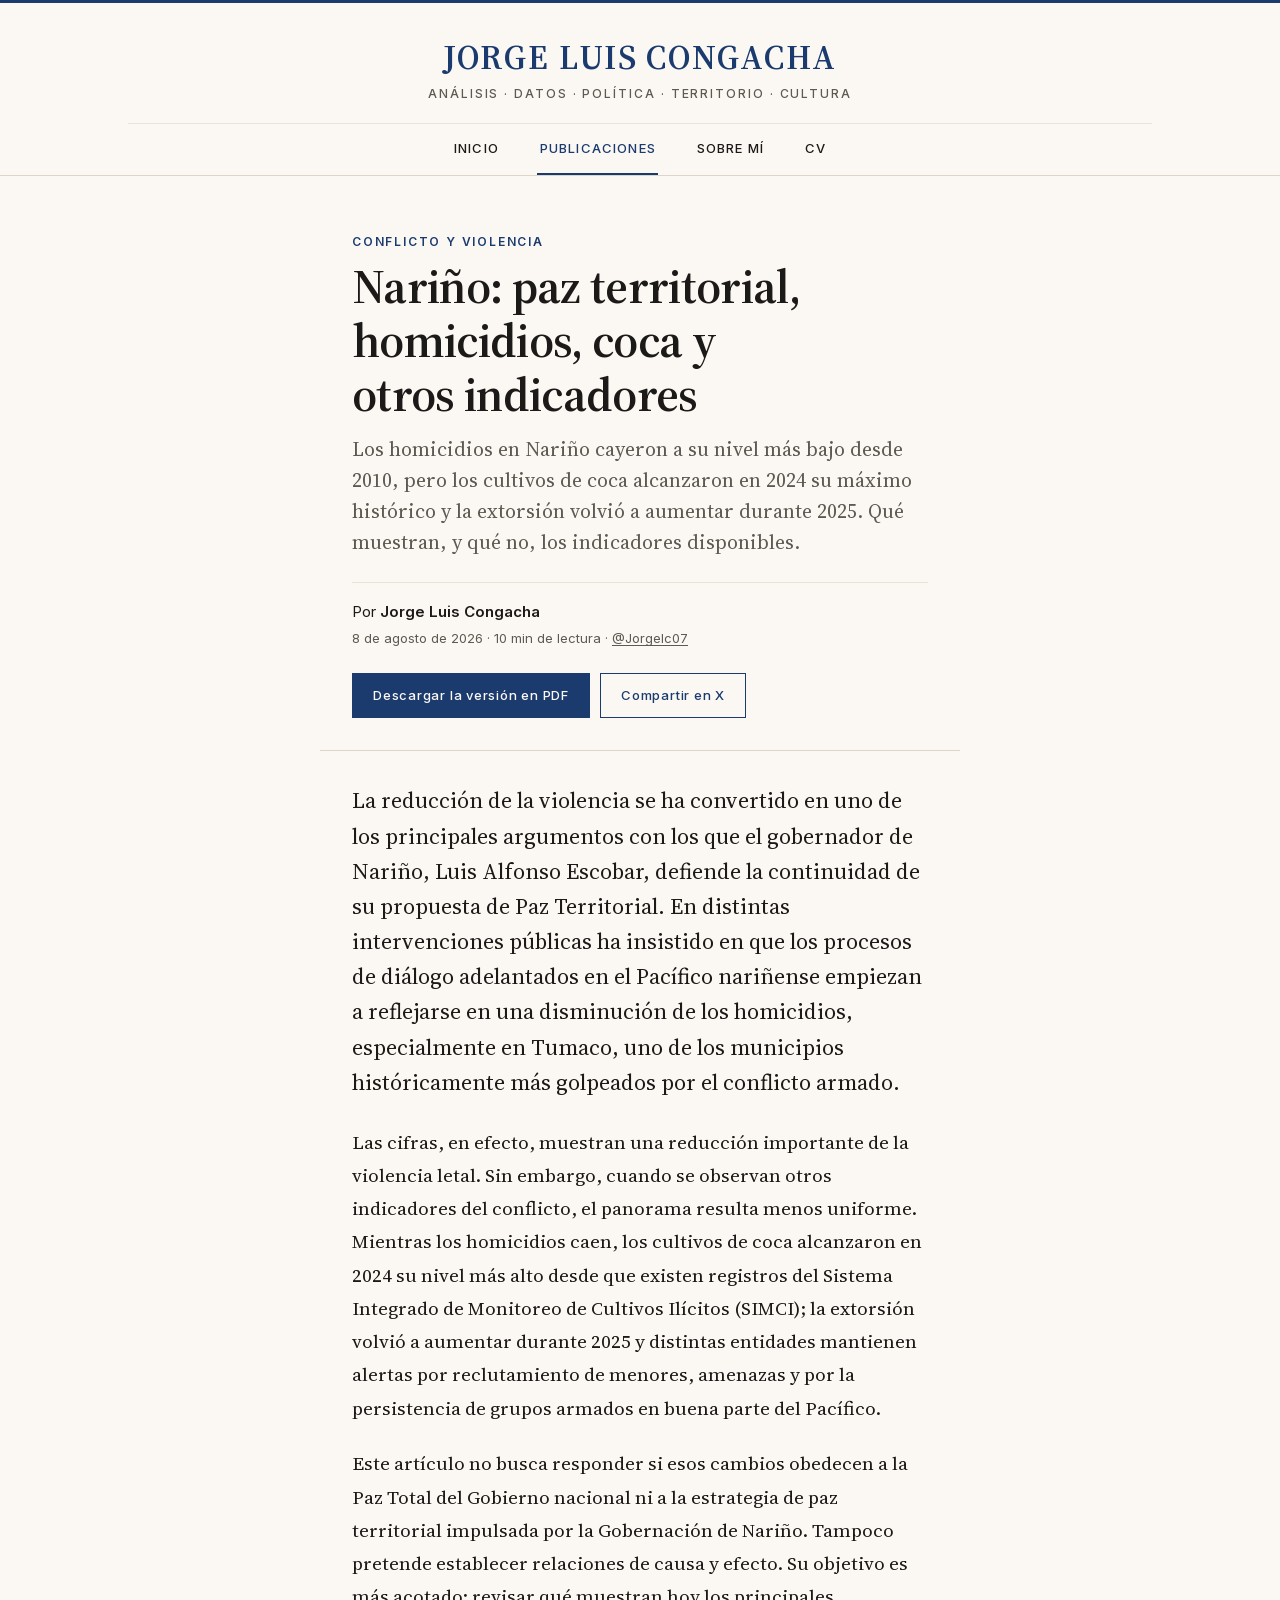
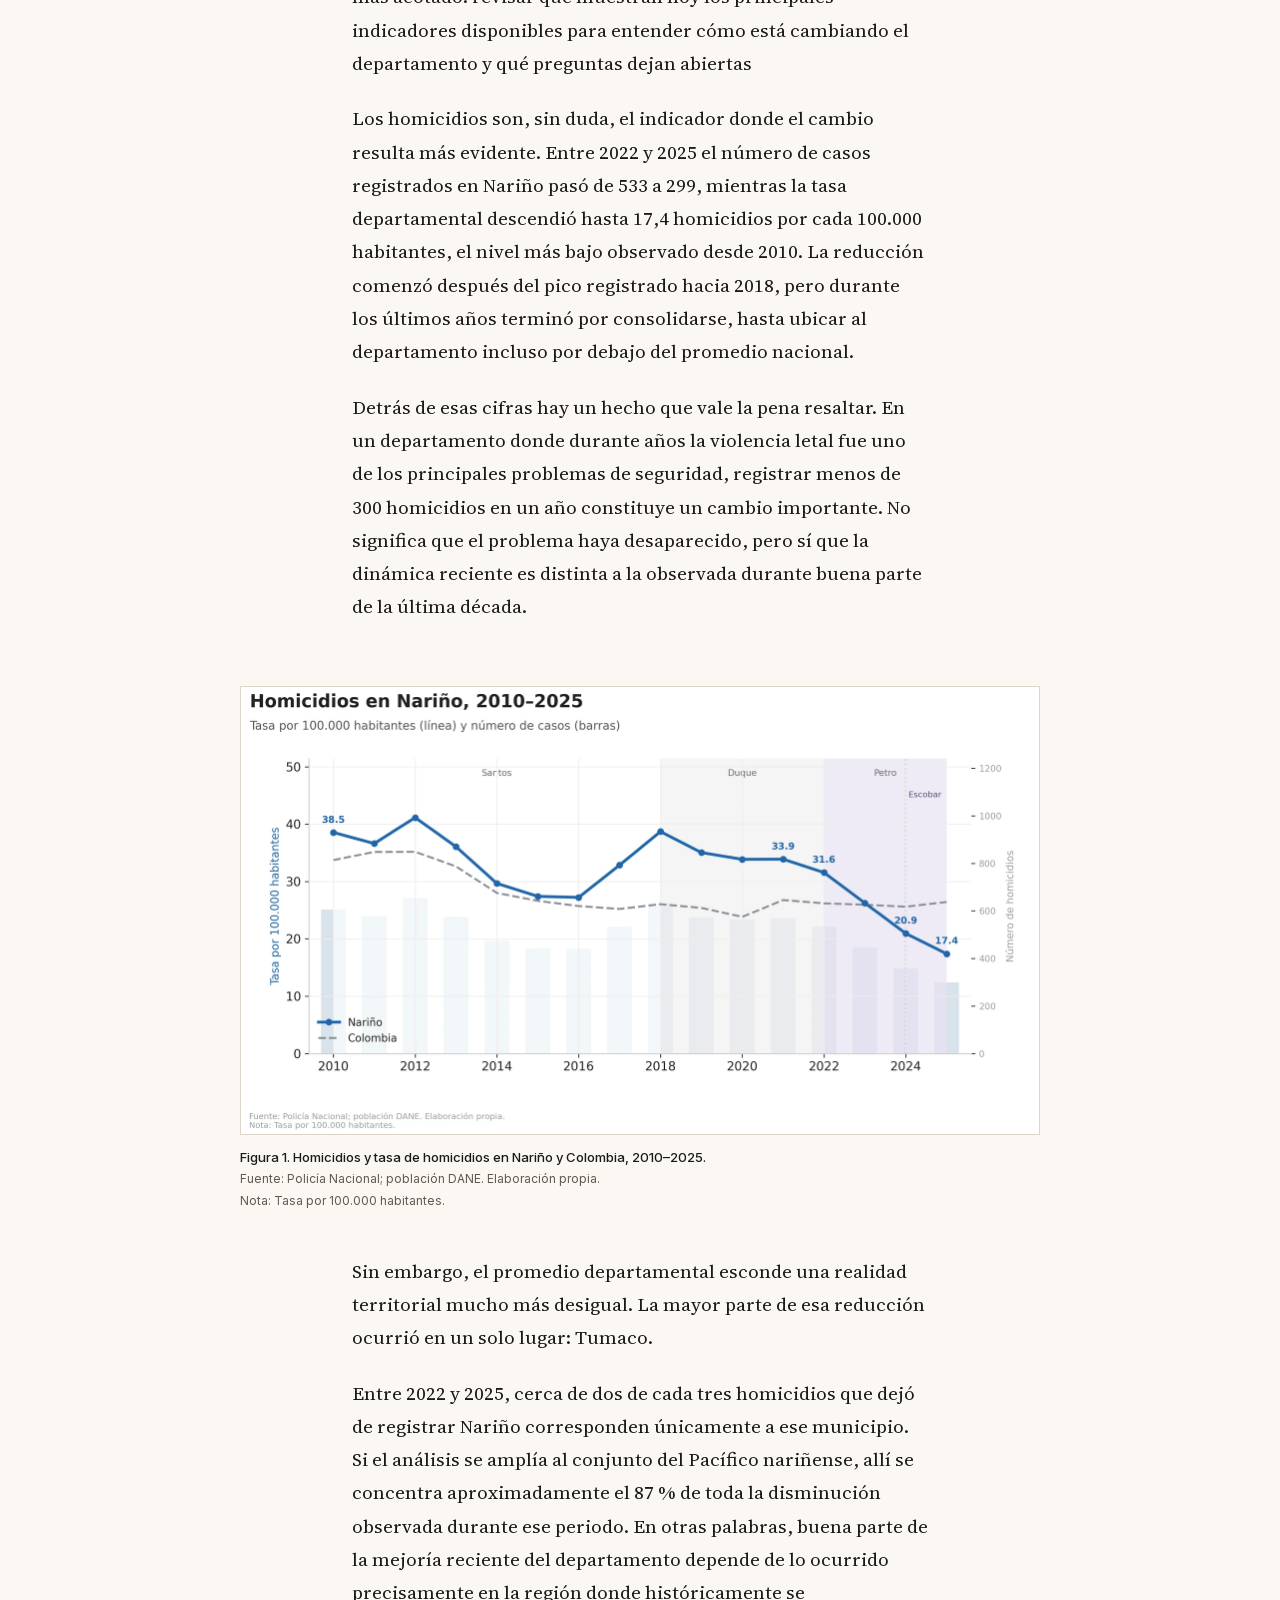
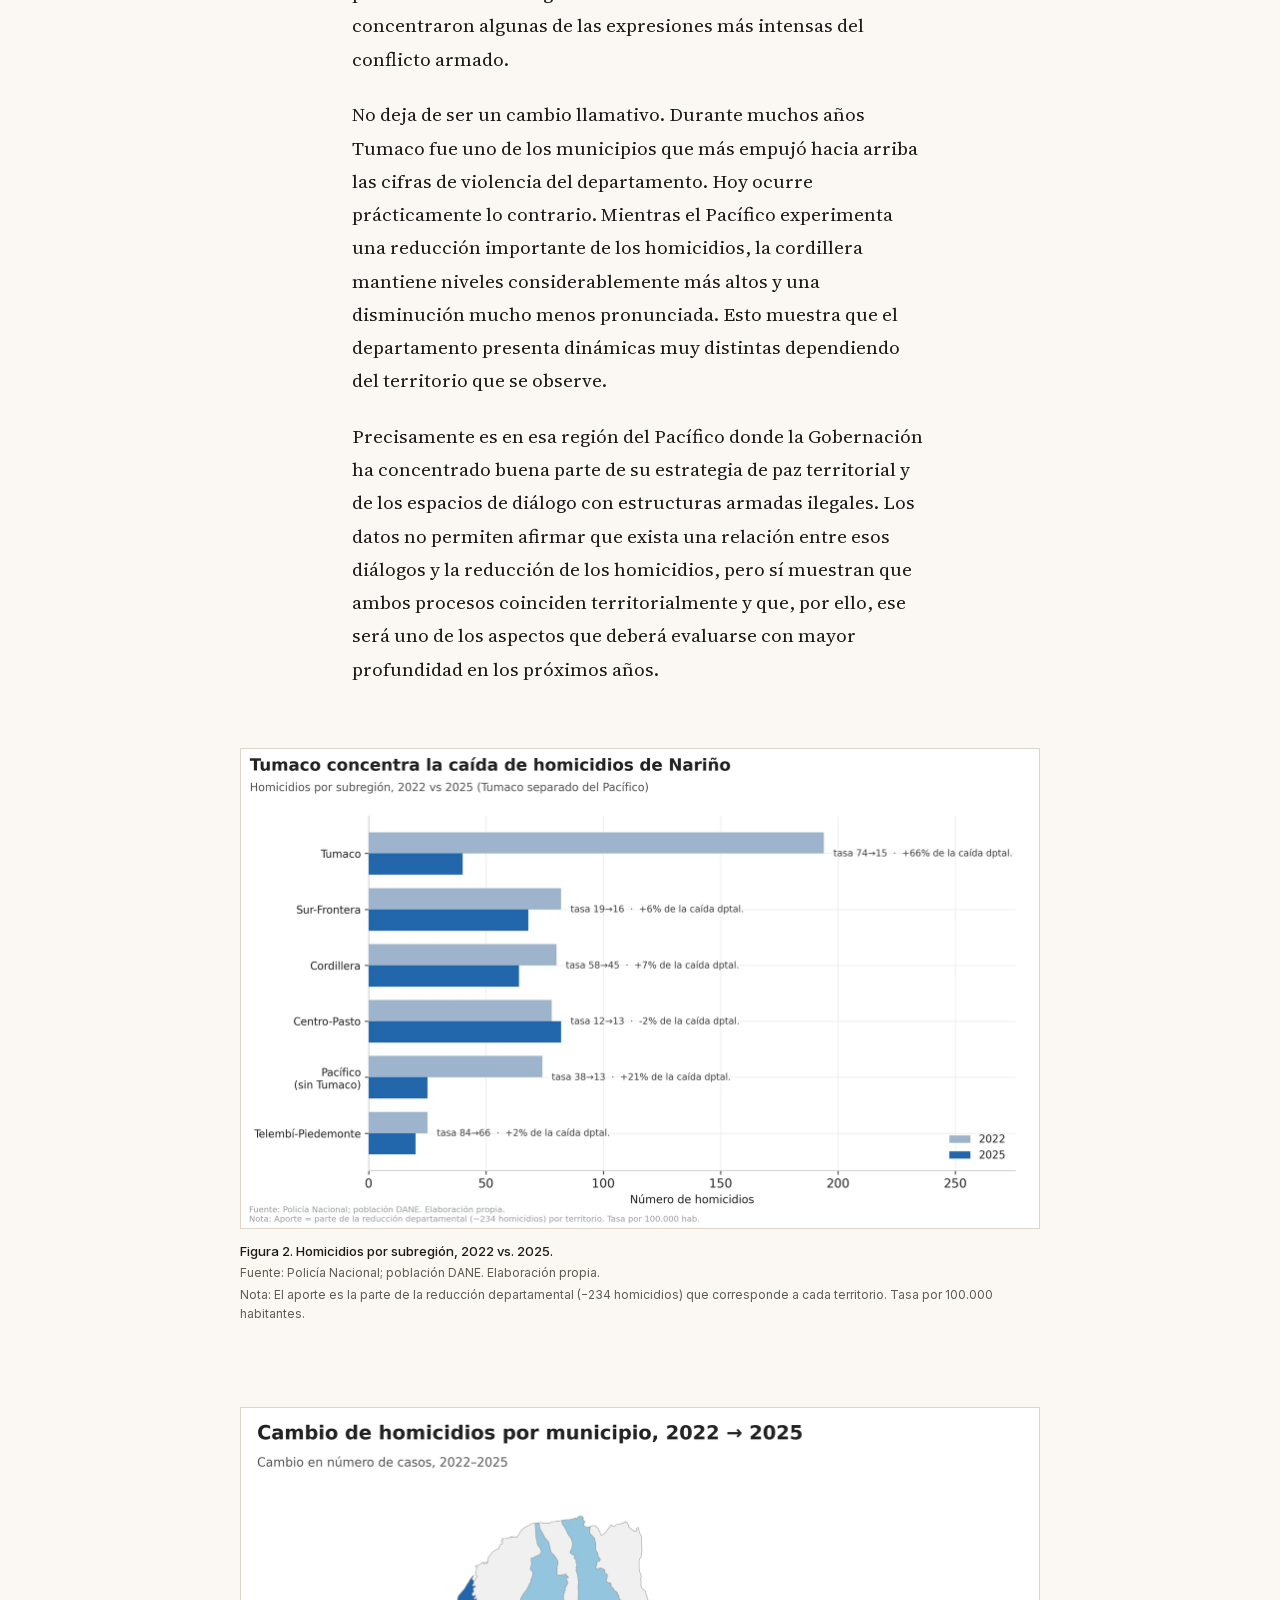
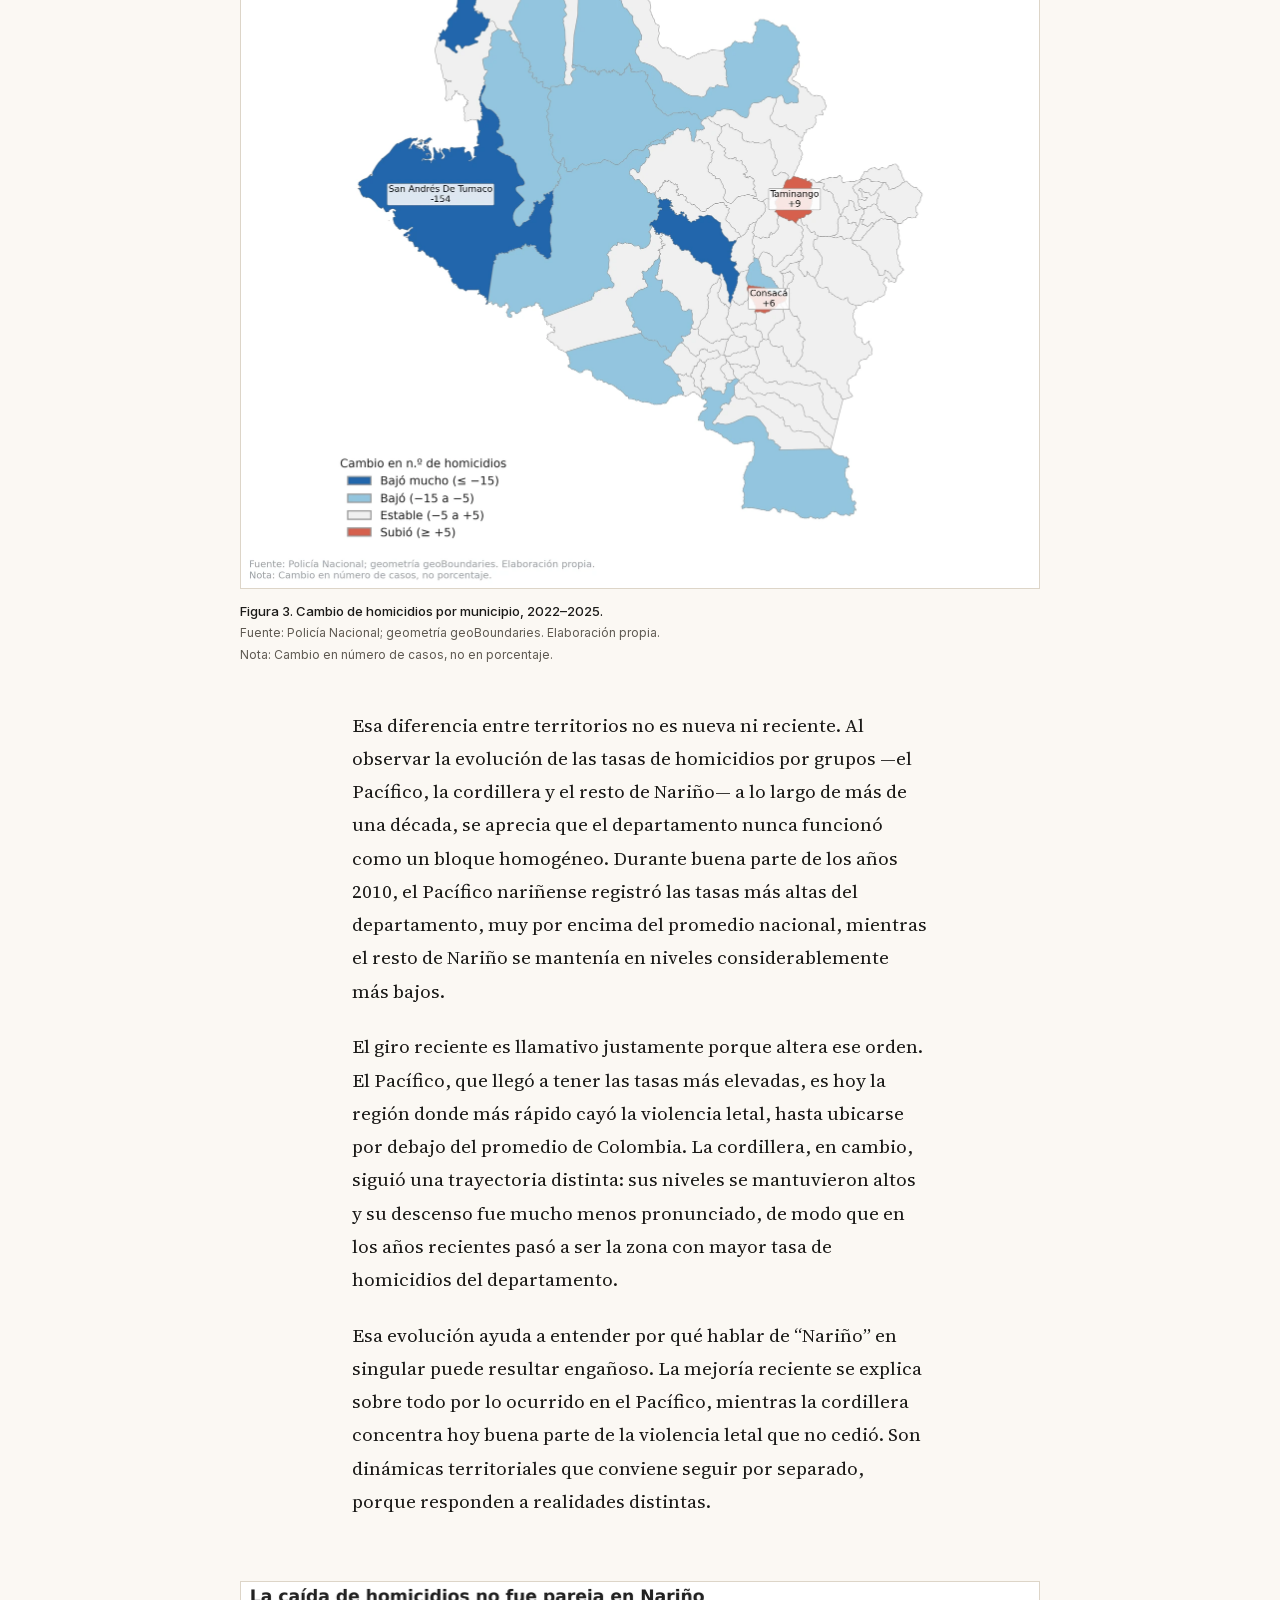
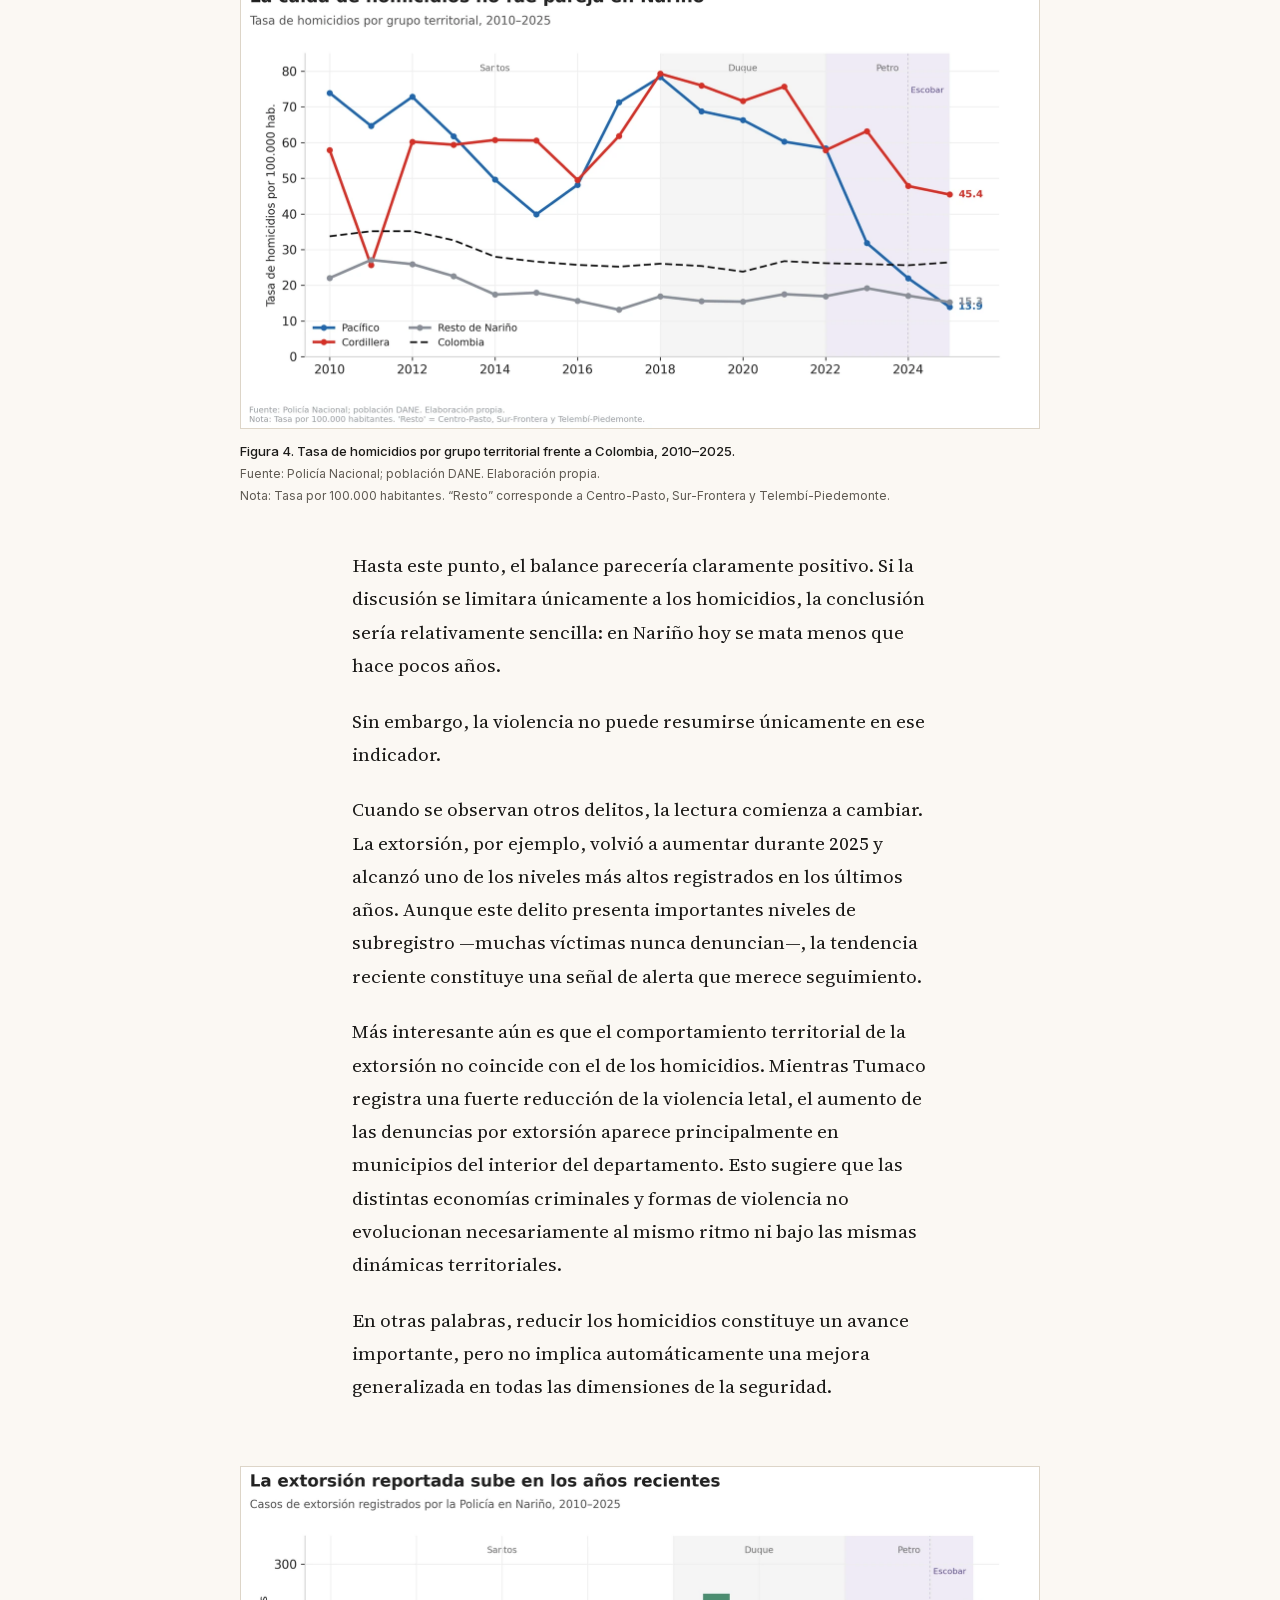
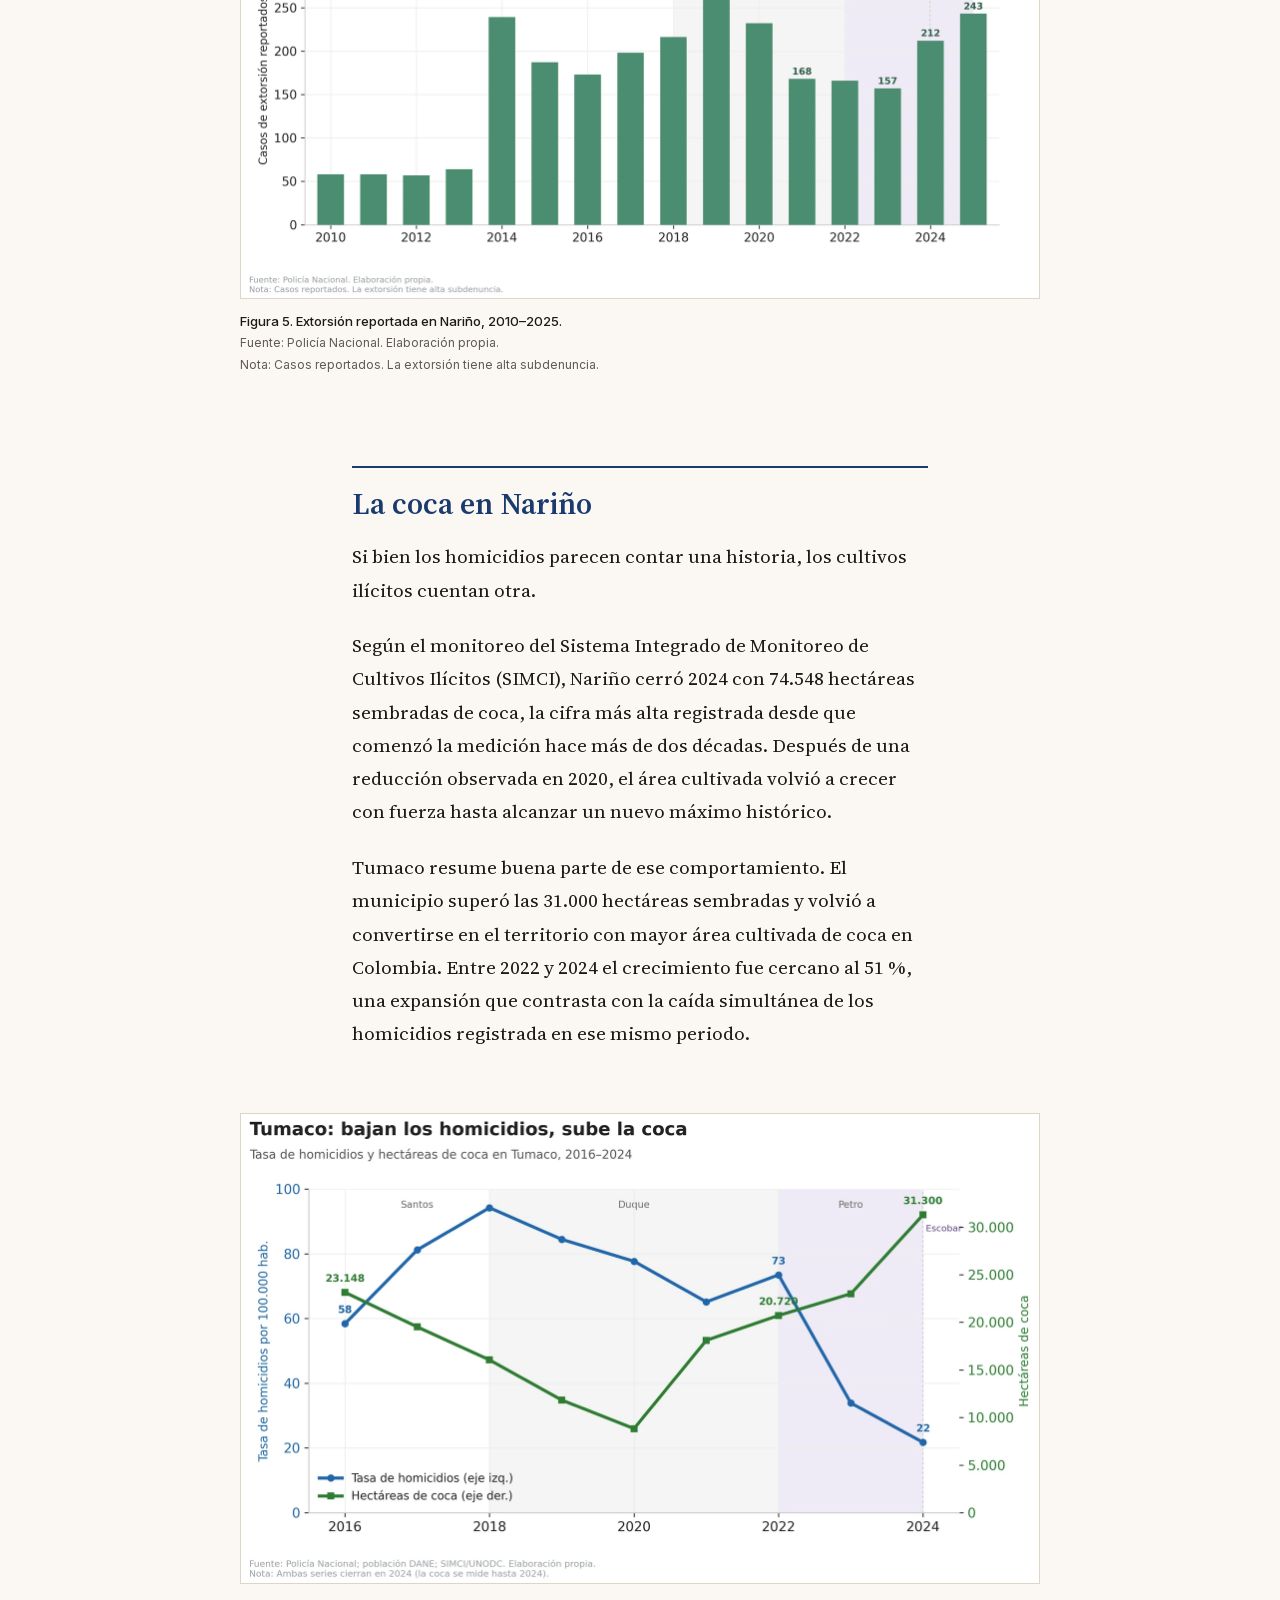
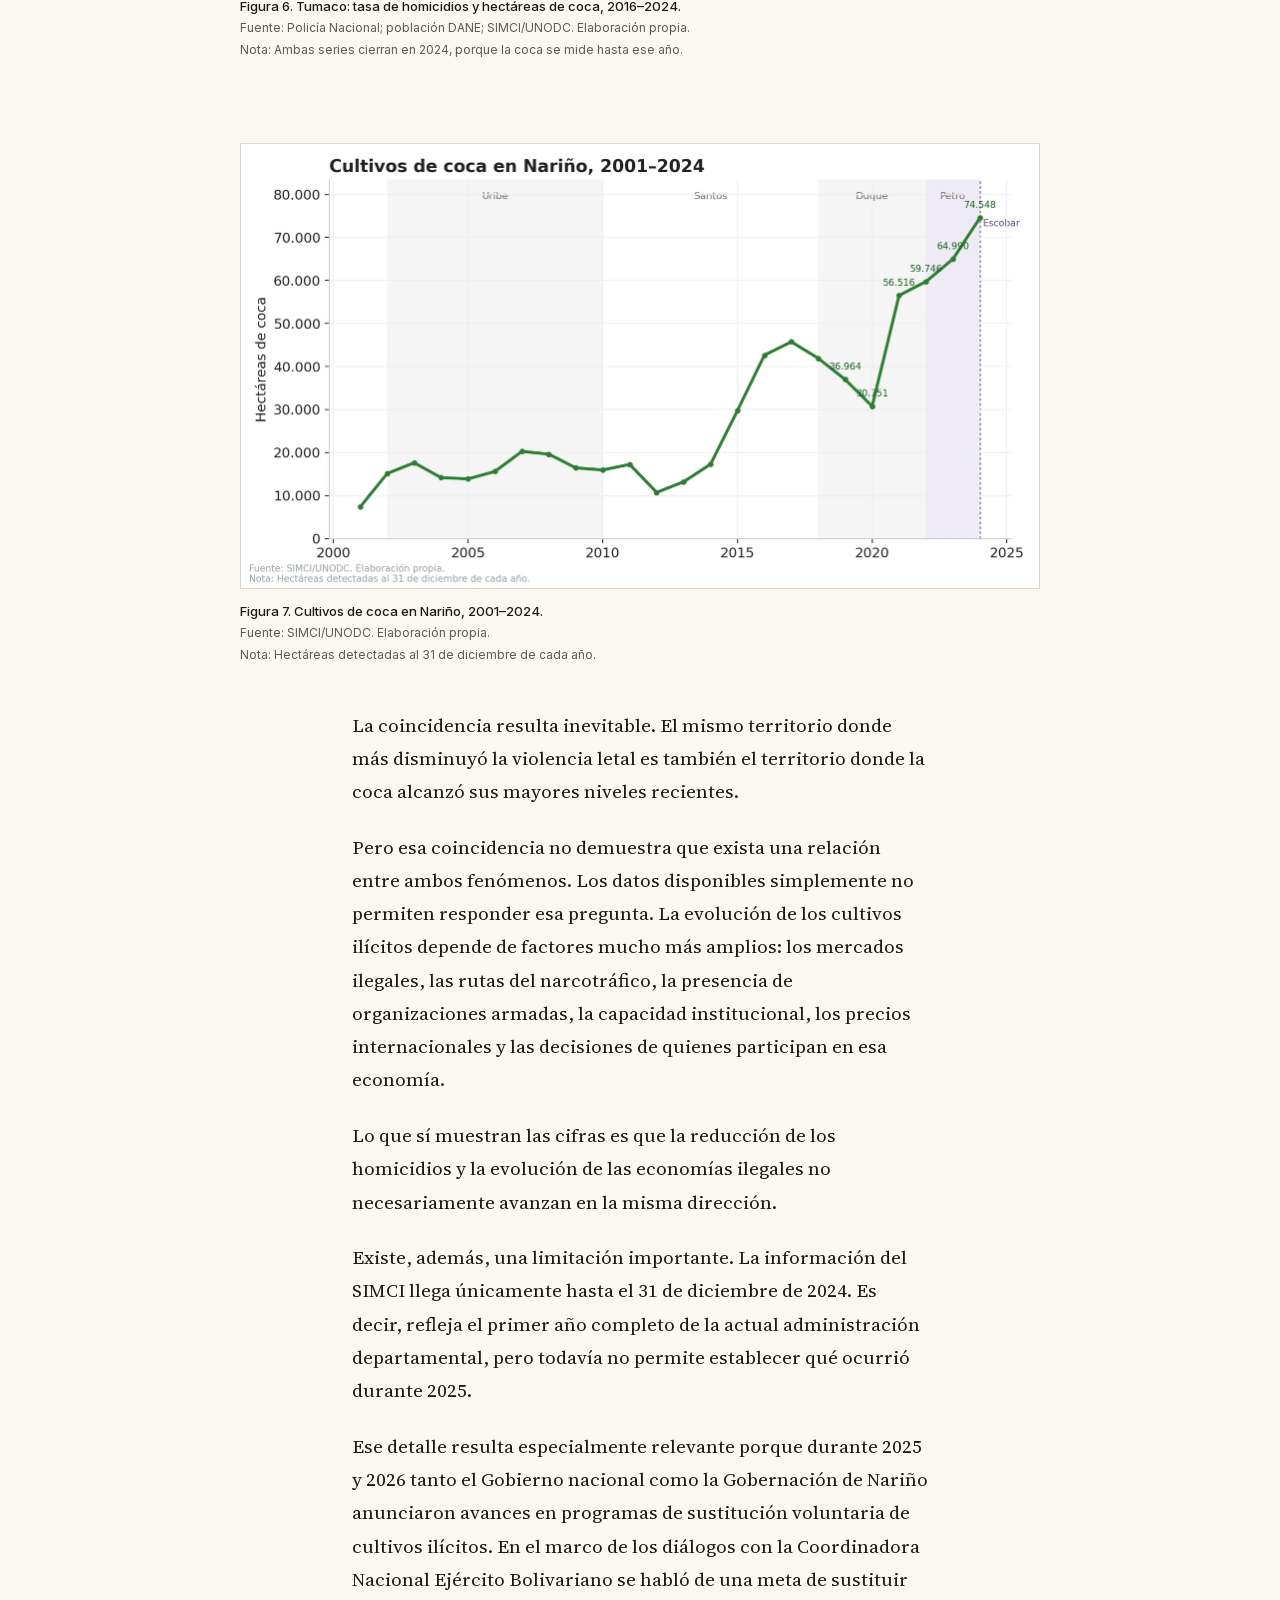
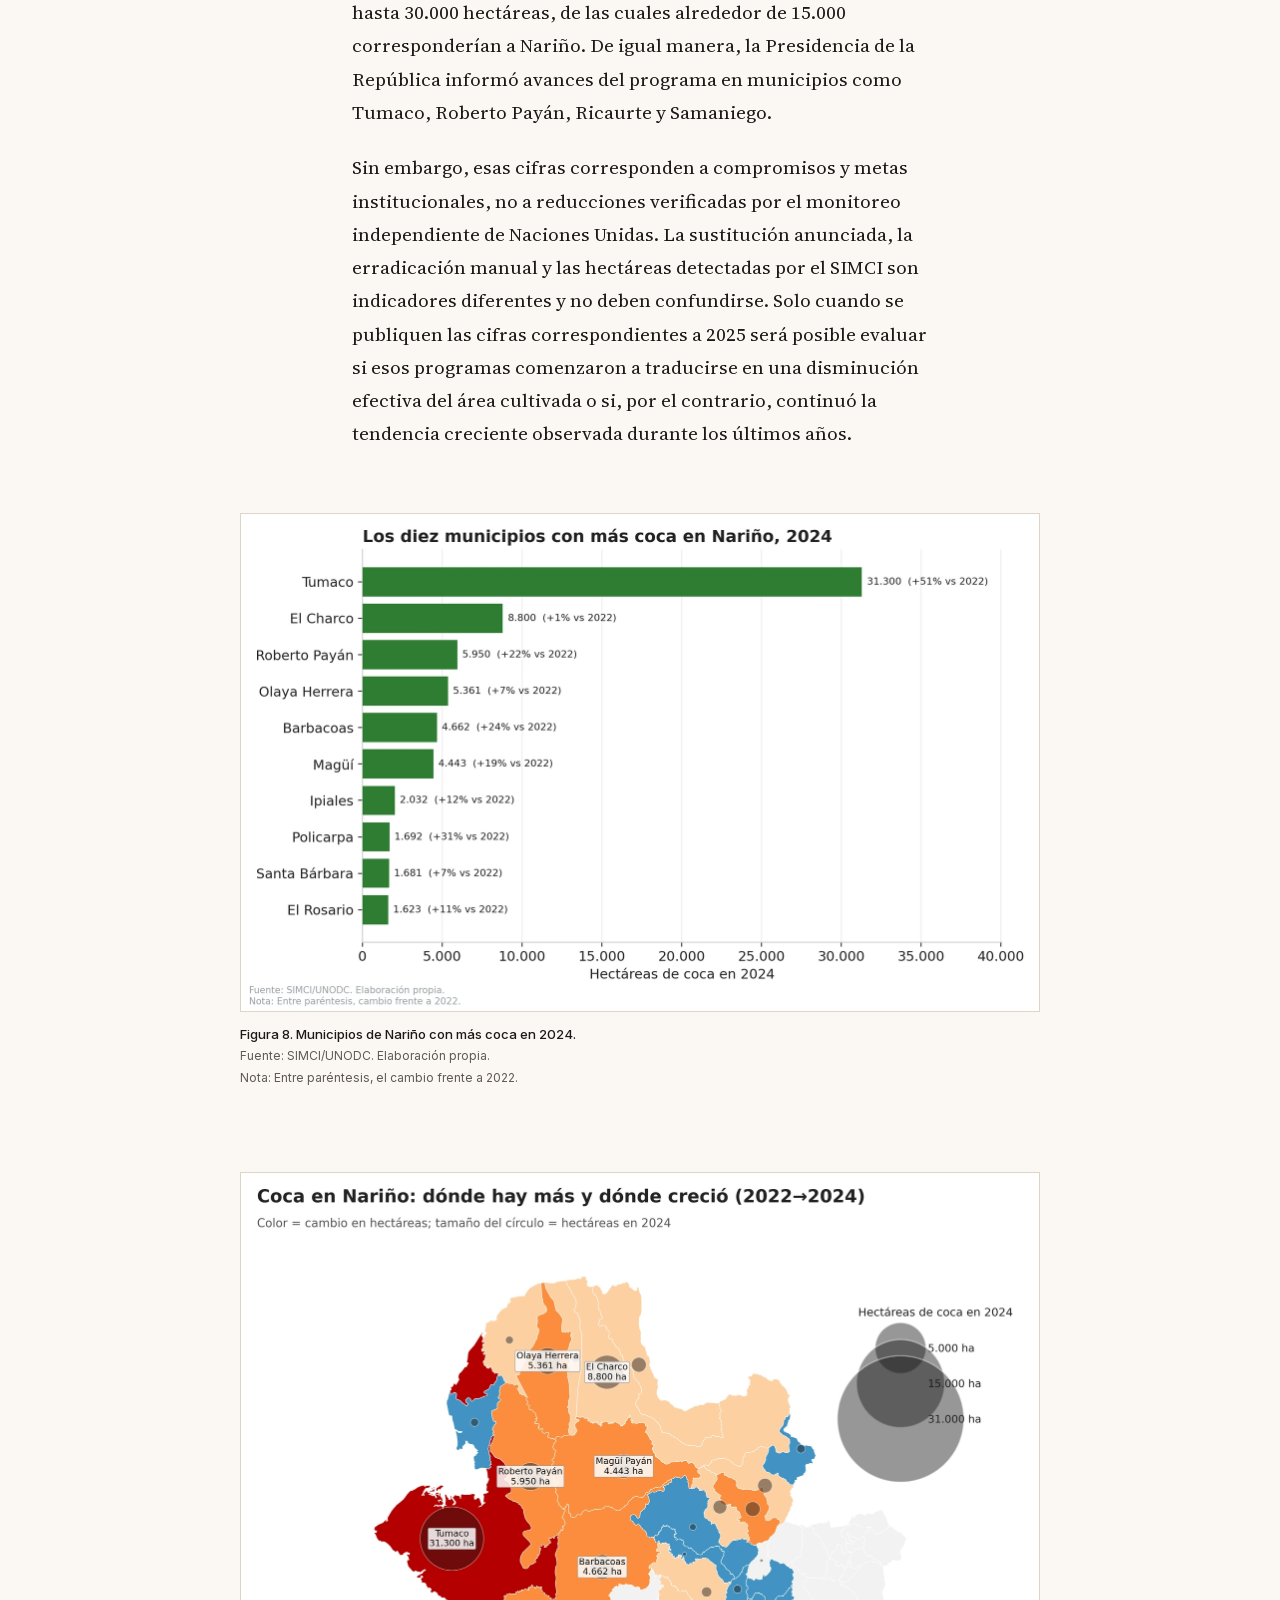
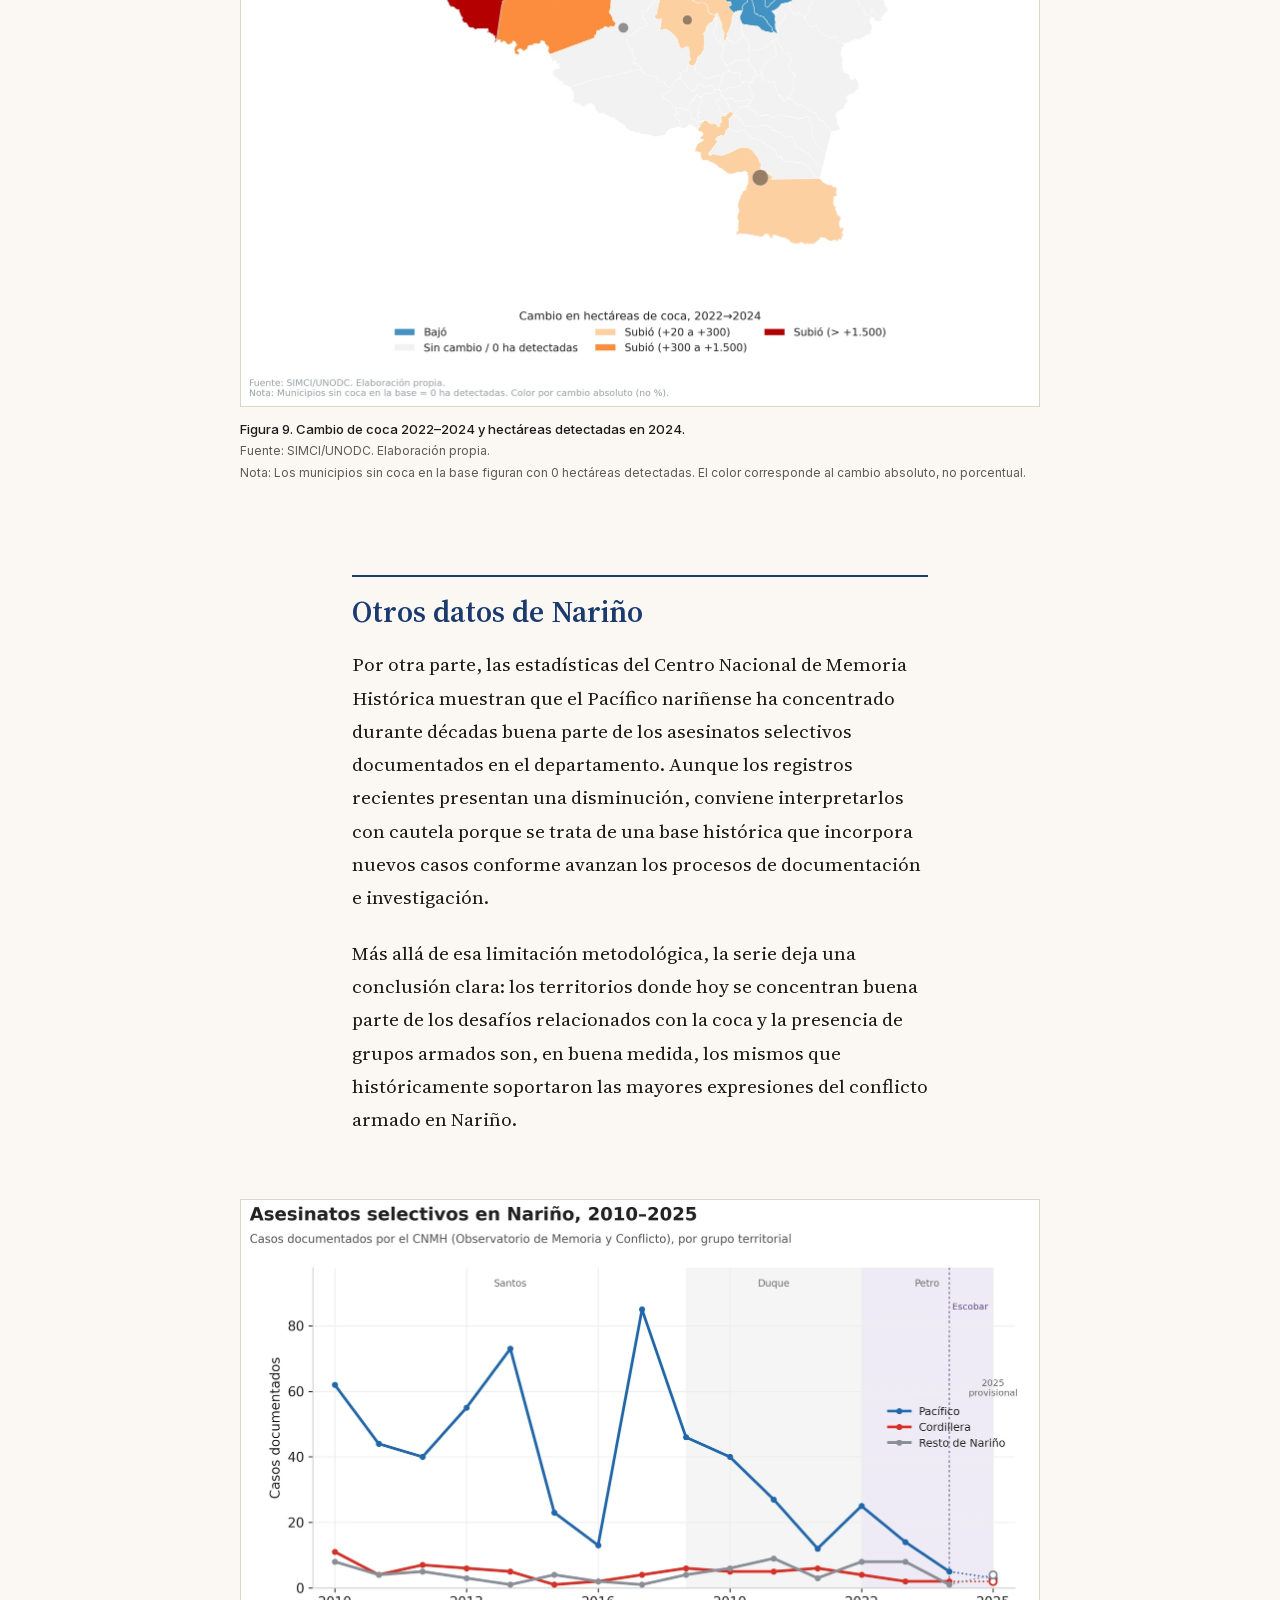
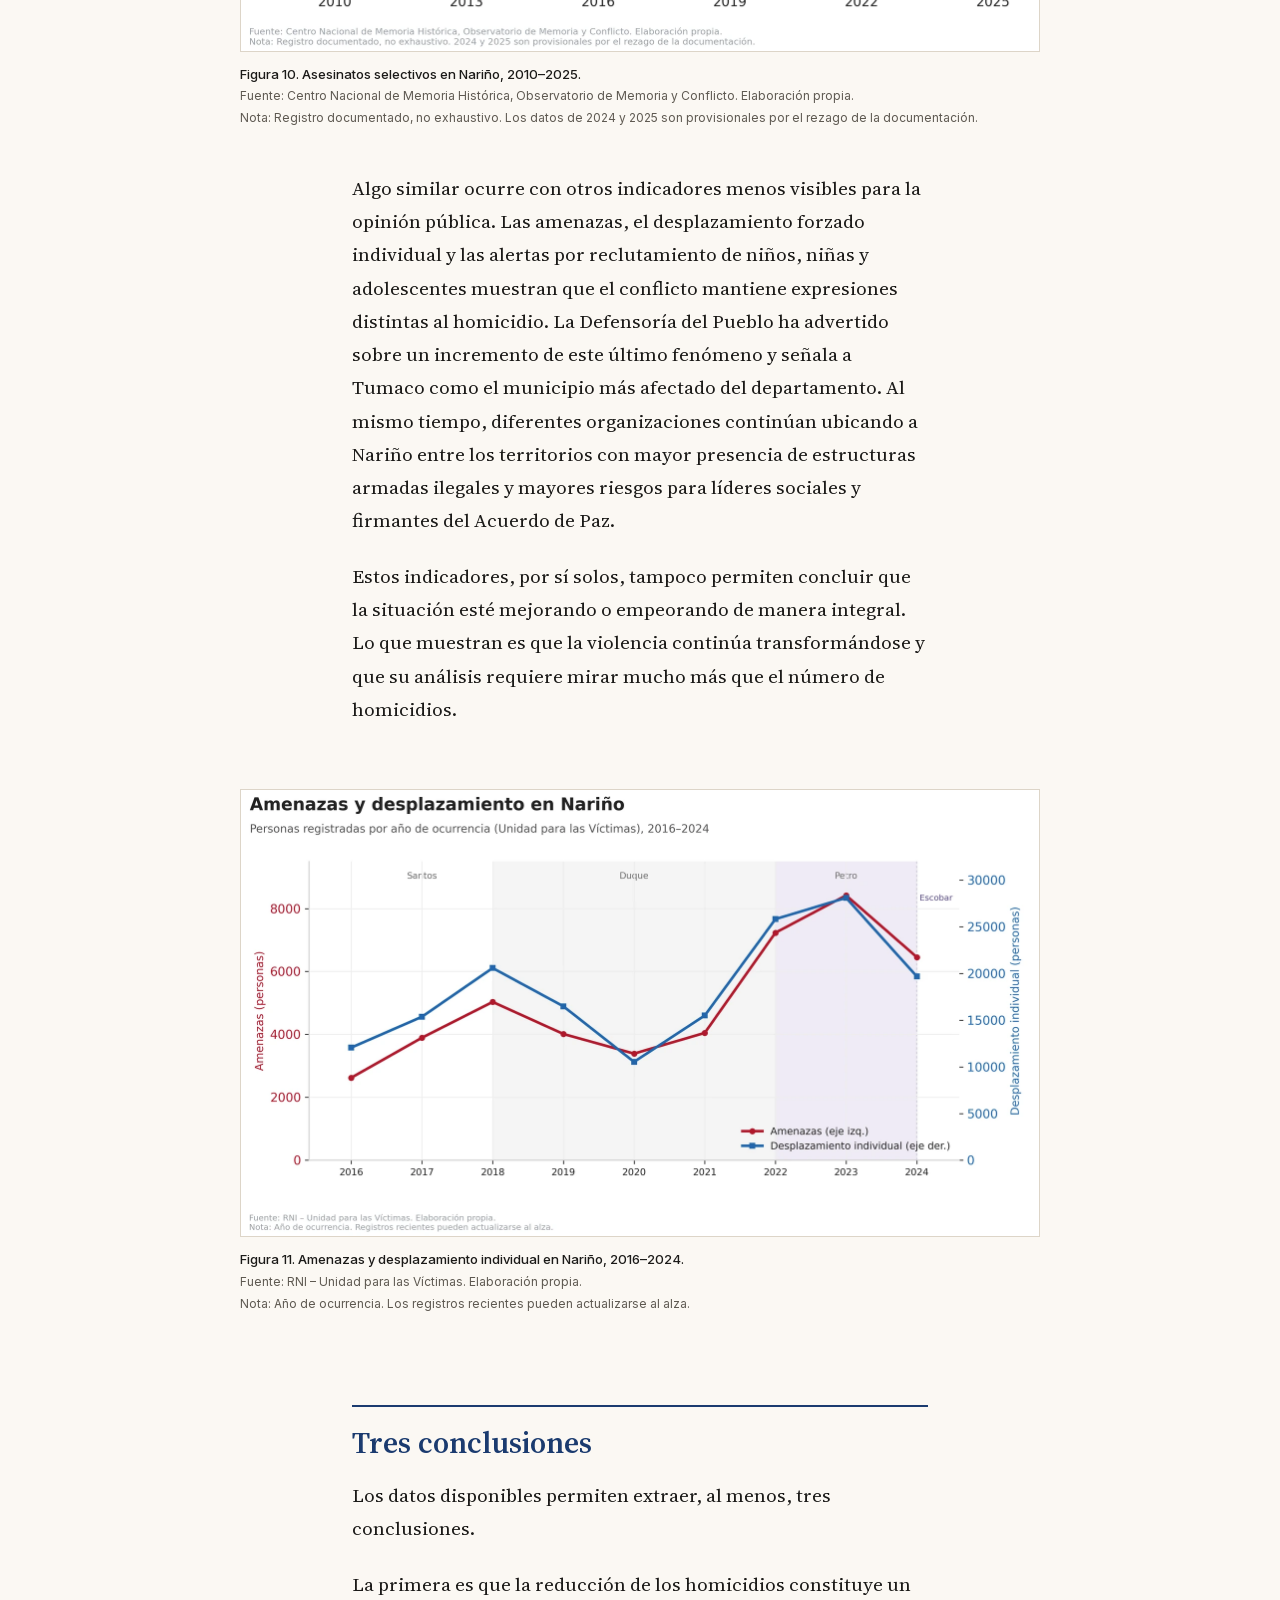
<file: docs/articulos/narino-paz-territorial-homicidios-coca/index.html>
<!doctype html>
<html lang="es">
<head>
<meta charset="utf-8">
<meta name="viewport" content="width=device-width, initial-scale=1">
<title>Nariño: paz territorial, homicidios, coca y otros indicadores · Jorge Luis Congacha</title>
<meta name="description" content="Los homicidios en Nariño cayeron al nivel más bajo desde 2010, mientras la coca alcanzó su máximo histórico en 2024 y la extorsión volvió a subir en 2025. Una revisión de los indicadores disponibles.">
<link rel="canonical" href="https://jorgelc07.github.io/articulos/narino-paz-territorial-homicidios-coca/">
<meta name="author" content="Jorge Luis Congacha">
<meta name="theme-color" content="#1B3B6F">

<meta property="og:type" content="article">
<meta property="og:site_name" content="Jorge Luis Congacha">
<meta property="og:locale" content="es_CO">
<meta property="og:title" content="Nariño: paz territorial, homicidios, coca y otros indicadores">
<meta property="og:description" content="Los homicidios en Nariño cayeron al nivel más bajo desde 2010, mientras la coca alcanzó su máximo histórico en 2024 y la extorsión volvió a subir en 2025. Una revisión de los indicadores disponibles.">
<meta property="og:url" content="https://jorgelc07.github.io/articulos/narino-paz-territorial-homicidios-coca/">
<meta property="og:image" content="https://jorgelc07.github.io/assets/img/social/narino-paz-territorial-homicidios-coca.png">
<meta property="og:image:width" content="1200">
<meta property="og:image:height" content="630">
<meta property="og:image:alt" content="Nariño: paz territorial, homicidios, coca y otros indicadores">
<meta property="article:published_time" content="2026-08-08">
<meta property="article:author" content="Jorge Luis Congacha">

<meta name="twitter:card" content="summary_large_image">
<meta name="twitter:title" content="Nariño: paz territorial, homicidios, coca y otros indicadores">
<meta name="twitter:description" content="Los homicidios en Nariño cayeron al nivel más bajo desde 2010, mientras la coca alcanzó su máximo histórico en 2024 y la extorsión volvió a subir en 2025. Una revisión de los indicadores disponibles.">
<meta name="twitter:image" content="https://jorgelc07.github.io/assets/img/social/narino-paz-territorial-homicidios-coca.png">
<meta name="twitter:creator" content="@Jorgelc07">

<link rel="icon" href="../../favicon.svg" type="image/svg+xml">
<link rel="apple-touch-icon" href="../../assets/img/icono-180.png">
<link rel="alternate" type="application/rss+xml" title="Jorge Luis Congacha" href="../../feed.xml">
<link rel="preload" as="font" type="font/woff2" href="../../assets/fuentes/source-serif-4-normal-latin.woff2" crossorigin>
<link rel="stylesheet" href="../../assets/fuentes/fuentes.css">
<link rel="stylesheet" href="../../assets/css/estilo.css">
</head>
<body class="pagina-nota">
  <a class="saltar" href="#contenido">Saltar al contenido</a>
  <header class="masthead">
    <div class="contenedor">
      <p class="masthead__marca">
        <a href="../../index.html">Jorge Luis Congacha</a>
      </p>
      <p class="masthead__lema">Análisis · Datos · Política · Territorio · Cultura</p>
      <nav class="menu" aria-label="Secciones">
        <ul>
        <li><a href="../../index.html">Inicio</a></li>
        <li><a href="../../analisis/index.html" aria-current="page">Publicaciones</a></li>
        <li><a href="../../sobre-mi/index.html">Sobre mí</a></li>
        <li><a class="menu__cv" href="../../assets/documentos/cv-jorge-luis-congacha.pdf">CV</a></li>
        </ul>
      </nav>
    </div>
  </header>
  <main id="contenido">
    <article class="nota">
      <header class="nota__cabecera">
        <p class="antetitulo"><a href="../../temas/conflicto-y-violencia/index.html">Conflicto y violencia</a></p>
        <h1>Nariño: paz territorial, homicidios, coca y otros indicadores</h1>
        <p class="bajada">Los homicidios en Nariño cayeron a su nivel más bajo desde 2010, pero los cultivos de coca alcanzaron en 2024 su máximo histórico y la extorsión volvió a aumentar durante 2025. Qué muestran, y qué no, los indicadores disponibles.</p>
        <div class="firma">
          <p class="firma__autor">Por <strong>Jorge Luis Congacha</strong></p>
          <p class="metadatos">
            <time datetime="2026-08-08">8 de agosto de 2026</time>
            · 10 min de lectura
            · <a href="https://x.com/Jorgelc07" rel="noopener">@Jorgelc07</a>
          </p>
        </div>
        <div class="acciones">
          <a class="boton" href="../../assets/documentos/narino-paz-territorial-homicidios-coca.pdf" download>Descargar la versión en PDF</a>
          <a class="boton boton--secundario" href="https://x.com/intent/post?text=Nari%C3%B1o%3A%20paz%20territorial%2C%20homicidios%2C%20coca%20y%20otros%20indicadores&url=https%3A%2F%2Fjorgelc07.github.io%2Farticulos%2Fnarino-paz-territorial-homicidios-coca%2F" rel="noopener" target="_blank">Compartir en X</a>
        </div>
      </header>

      <div class="cuerpo">
<p class="entradilla">La reducción de la violencia se ha convertido en uno de los principales argumentos con los que el gobernador de Nariño, Luis Alfonso Escobar, defiende la continuidad de su propuesta de Paz Territorial. En distintas intervenciones públicas ha insistido en que los procesos de diálogo adelantados en el Pacífico nariñense empiezan a reflejarse en una disminución de los homicidios, especialmente en Tumaco, uno de los municipios históricamente más golpeados por el conflicto armado.</p>
<p>Las cifras, en efecto, muestran una reducción importante de la violencia letal. Sin embargo, cuando se observan otros indicadores del conflicto, el panorama resulta menos uniforme. Mientras los homicidios caen, los cultivos de coca alcanzaron en 2024 su nivel más alto desde que existen registros del Sistema Integrado de Monitoreo de Cultivos Ilícitos (SIMCI); la extorsión volvió a aumentar durante 2025 y distintas entidades mantienen alertas por reclutamiento de menores, amenazas y por la persistencia de grupos armados en buena parte del Pacífico.</p>
<p>Este artículo no busca responder si esos cambios obedecen a la Paz Total del Gobierno nacional ni a la estrategia de paz territorial impulsada por la Gobernación de Nariño. Tampoco pretende establecer relaciones de causa y efecto. Su objetivo es más acotado: revisar qué muestran hoy los principales indicadores disponibles para entender cómo está cambiando el departamento y qué preguntas dejan abiertas</p>
<p>Los homicidios son, sin duda, el indicador donde el cambio resulta más evidente. Entre 2022 y 2025 el número de casos registrados en Nariño pasó de 533 a 299, mientras la tasa departamental descendió hasta 17,4 homicidios por cada 100.000 habitantes, el nivel más bajo observado desde 2010. La reducción comenzó después del pico registrado hacia 2018, pero durante los últimos años terminó por consolidarse, hasta ubicar al departamento incluso por debajo del promedio nacional.</p>
<p>Detrás de esas cifras hay un hecho que vale la pena resaltar. En un departamento donde durante años la violencia letal fue uno de los principales problemas de seguridad, registrar menos de 300 homicidios en un año constituye un cambio importante. No significa que el problema haya desaparecido, pero sí que la dinámica reciente es distinta a la observada durante buena parte de la última década.</p>
<figure class="figura">
  <picture>
    <source srcset="../../assets/img/graficos/fig01-homicidios-narino-colombia-2010-2025.webp" type="image/webp">
    <img src="../../assets/img/graficos/fig01-homicidios-narino-colombia-2010-2025.png" alt="Gráfico con la tasa de homicidios de Nariño en línea azul y el número de casos en barras, entre 2010 y 2025. La tasa baja de 38,5 en 2010 a 17,4 en 2025 y cruza por debajo de la línea de Colombia hacia 2024." width="1600" height="896" decoding="async">
  </picture>
  <figcaption>
    <span class="figura__pie">Figura 1. Homicidios y tasa de homicidios en Nariño y Colombia, 2010–2025.</span>
    <span class="figura__fuente">Fuente: Policía Nacional; población DANE. Elaboración propia.</span><span class="figura__nota">Nota: Tasa por 100.000 habitantes.</span>
  </figcaption>
</figure>
<p>Sin embargo, el promedio departamental esconde una realidad territorial mucho más desigual. La mayor parte de esa reducción ocurrió en un solo lugar: Tumaco.</p>
<p>Entre 2022 y 2025, cerca de dos de cada tres homicidios que dejó de registrar Nariño corresponden únicamente a ese municipio. Si el análisis se amplía al conjunto del Pacífico nariñense, allí se concentra aproximadamente el 87 % de toda la disminución observada durante ese periodo. En otras palabras, buena parte de la mejoría reciente del departamento depende de lo ocurrido precisamente en la región donde históricamente se concentraron algunas de las expresiones más intensas del conflicto armado.</p>
<p>No deja de ser un cambio llamativo. Durante muchos años Tumaco fue uno de los municipios que más empujó hacia arriba las cifras de violencia del departamento. Hoy ocurre prácticamente lo contrario. Mientras el Pacífico experimenta una reducción importante de los homicidios, la cordillera mantiene niveles considerablemente más altos y una disminución mucho menos pronunciada. Esto muestra que el departamento presenta dinámicas muy distintas dependiendo del territorio que se observe.</p>
<p>Precisamente es en esa región del Pacífico donde la Gobernación ha concentrado buena parte de su estrategia de paz territorial y de los espacios de diálogo con estructuras armadas ilegales. Los datos no permiten afirmar que exista una relación entre esos diálogos y la reducción de los homicidios, pero sí muestran que ambos procesos coinciden territorialmente y que, por ello, ese será uno de los aspectos que deberá evaluarse con mayor profundidad en los próximos años.</p>
<figure class="figura">
  <picture>
    <source srcset="../../assets/img/graficos/fig02-homicidios-subregion-2022-2025.webp" type="image/webp">
    <img src="../../assets/img/graficos/fig02-homicidios-subregion-2022-2025.png" alt="Gráfico de barras que compara los homicidios de 2022 y 2025 por subregión de Nariño. Tumaco pasa de cerca de 195 a unos 40 casos y aporta el 66 % de la caída departamental." width="1600" height="960" loading="lazy" decoding="async">
  </picture>
  <figcaption>
    <span class="figura__pie">Figura 2. Homicidios por subregión, 2022 vs. 2025.</span>
    <span class="figura__fuente">Fuente: Policía Nacional; población DANE. Elaboración propia.</span><span class="figura__nota">Nota: El aporte es la parte de la reducción departamental (−234 homicidios) que corresponde a cada territorio. Tasa por 100.000 habitantes.</span>
  </figcaption>
</figure>
<figure class="figura">
  <picture>
    <source srcset="../../assets/img/graficos/fig03-mapa-cambio-homicidios-municipio-2022-2025.webp" type="image/webp">
    <img src="../../assets/img/graficos/fig03-mapa-cambio-homicidios-municipio-2022-2025.png" alt="Mapa de Nariño coloreado según el cambio en el número de homicidios entre 2022 y 2025. San Andrés de Tumaco baja 154 casos; Taminango sube 9 y Consacá sube 6." width="1600" height="1563" loading="lazy" decoding="async">
  </picture>
  <figcaption>
    <span class="figura__pie">Figura 3. Cambio de homicidios por municipio, 2022–2025.</span>
    <span class="figura__fuente">Fuente: Policía Nacional; geometría geoBoundaries. Elaboración propia.</span><span class="figura__nota">Nota: Cambio en número de casos, no en porcentaje.</span>
  </figcaption>
</figure>
<p>Esa diferencia entre territorios no es nueva ni reciente. Al observar la evolución de las tasas de homicidios por grupos —el Pacífico, la cordillera y el resto de Nariño— a lo largo de más de una década, se aprecia que el departamento nunca funcionó como un bloque homogéneo. Durante buena parte de los años 2010, el Pacífico nariñense registró las tasas más altas del departamento, muy por encima del promedio nacional, mientras el resto de Nariño se mantenía en niveles considerablemente más bajos.</p>
<p>El giro reciente es llamativo justamente porque altera ese orden. El Pacífico, que llegó a tener las tasas más elevadas, es hoy la región donde más rápido cayó la violencia letal, hasta ubicarse por debajo del promedio de Colombia. La cordillera, en cambio, siguió una trayectoria distinta: sus niveles se mantuvieron altos y su descenso fue mucho menos pronunciado, de modo que en los años recientes pasó a ser la zona con mayor tasa de homicidios del departamento.</p>
<p>Esa evolución ayuda a entender por qué hablar de “Nariño” en singular puede resultar engañoso. La mejoría reciente se explica sobre todo por lo ocurrido en el Pacífico, mientras la cordillera concentra hoy buena parte de la violencia letal que no cedió. Son dinámicas territoriales que conviene seguir por separado, porque responden a realidades distintas.</p>
<figure class="figura">
  <picture>
    <source srcset="../../assets/img/graficos/fig04-tasa-homicidios-grupo-territorial-2010-2025.webp" type="image/webp">
    <img src="../../assets/img/graficos/fig04-tasa-homicidios-grupo-territorial-2010-2025.png" alt="Gráfico de líneas con la tasa de homicidios del Pacífico, la cordillera y el resto de Nariño frente a Colombia, 2010–2025. La cordillera termina en 45,4 y el Pacífico cae hasta cerca de 14." width="1600" height="896" loading="lazy" decoding="async">
  </picture>
  <figcaption>
    <span class="figura__pie">Figura 4. Tasa de homicidios por grupo territorial frente a Colombia, 2010–2025.</span>
    <span class="figura__fuente">Fuente: Policía Nacional; población DANE. Elaboración propia.</span><span class="figura__nota">Nota: Tasa por 100.000 habitantes. “Resto” corresponde a Centro-Pasto, Sur-Frontera y Telembí-Piedemonte.</span>
  </figcaption>
</figure>
<p>Hasta este punto, el balance parecería claramente positivo. Si la discusión se limitara únicamente a los homicidios, la conclusión sería relativamente sencilla: en Nariño hoy se mata menos que hace pocos años.</p>
<p>Sin embargo, la violencia no puede resumirse únicamente en ese indicador.</p>
<p>Cuando se observan otros delitos, la lectura comienza a cambiar. La extorsión, por ejemplo, volvió a aumentar durante 2025 y alcanzó uno de los niveles más altos registrados en los últimos años. Aunque este delito presenta importantes niveles de subregistro —muchas víctimas nunca denuncian—, la tendencia reciente constituye una señal de alerta que merece seguimiento.</p>
<p>Más interesante aún es que el comportamiento territorial de la extorsión no coincide con el de los homicidios. Mientras Tumaco registra una fuerte reducción de la violencia letal, el aumento de las denuncias por extorsión aparece principalmente en municipios del interior del departamento. Esto sugiere que las distintas economías criminales y formas de violencia no evolucionan necesariamente al mismo ritmo ni bajo las mismas dinámicas territoriales.</p>
<p>En otras palabras, reducir los homicidios constituye un avance importante, pero no implica automáticamente una mejora generalizada en todas las dimensiones de la seguridad.</p>
<figure class="figura">
  <picture>
    <source srcset="../../assets/img/graficos/fig05-extorsion-narino-2010-2025.webp" type="image/webp">
    <img src="../../assets/img/graficos/fig05-extorsion-narino-2010-2025.png" alt="Gráfico de barras con los casos de extorsión reportados en Nariño entre 2010 y 2025. Tras caer a 157 en 2023, suben a 212 en 2024 y a 243 en 2025." width="1600" height="864" loading="lazy" decoding="async">
  </picture>
  <figcaption>
    <span class="figura__pie">Figura 5. Extorsión reportada en Nariño, 2010–2025.</span>
    <span class="figura__fuente">Fuente: Policía Nacional. Elaboración propia.</span><span class="figura__nota">Nota: Casos reportados. La extorsión tiene alta subdenuncia.</span>
  </figcaption>
</figure>
<h2 id="la-coca-en-narino">La coca en Nariño</h2>
<p>Si bien los homicidios parecen contar una historia, los cultivos ilícitos cuentan otra.</p>
<p>Según el monitoreo del Sistema Integrado de Monitoreo de Cultivos Ilícitos (SIMCI), Nariño cerró 2024 con 74.548 hectáreas sembradas de coca, la cifra más alta registrada desde que comenzó la medición hace más de dos décadas. Después de una reducción observada en 2020, el área cultivada volvió a crecer con fuerza hasta alcanzar un nuevo máximo histórico.</p>
<p>Tumaco resume buena parte de ese comportamiento. El municipio superó las 31.000 hectáreas sembradas y volvió a convertirse en el territorio con mayor área cultivada de coca en Colombia. Entre 2022 y 2024 el crecimiento fue cercano al 51 %, una expansión que contrasta con la caída simultánea de los homicidios registrada en ese mismo periodo.</p>
<figure class="figura">
  <picture>
    <source srcset="../../assets/img/graficos/fig06-tumaco-homicidios-vs-coca-2016-2024.webp" type="image/webp">
    <img src="../../assets/img/graficos/fig06-tumaco-homicidios-vs-coca-2016-2024.png" alt="Gráfico de doble eje para Tumaco entre 2016 y 2024. La tasa de homicidios baja de 73 a 22 mientras las hectáreas de coca suben de 20.720 a 31.300." width="1600" height="940" loading="lazy" decoding="async">
  </picture>
  <figcaption>
    <span class="figura__pie">Figura 6. Tumaco: tasa de homicidios y hectáreas de coca, 2016–2024.</span>
    <span class="figura__fuente">Fuente: Policía Nacional; población DANE; SIMCI/UNODC. Elaboración propia.</span><span class="figura__nota">Nota: Ambas series cierran en 2024, porque la coca se mide hasta ese año.</span>
  </figcaption>
</figure>
<figure class="figura">
  <picture>
    <source srcset="../../assets/img/graficos/fig07-coca-narino-2001-2024.webp" type="image/webp">
    <img src="../../assets/img/graficos/fig07-coca-narino-2001-2024.png" alt="Gráfico de líneas con las hectáreas de coca detectadas en Nariño entre 2001 y 2024. Tras caer a 30.751 en 2020, la serie sube hasta 74.548 hectáreas en 2024." width="1600" height="889" loading="lazy" decoding="async">
  </picture>
  <figcaption>
    <span class="figura__pie">Figura 7. Cultivos de coca en Nariño, 2001–2024.</span>
    <span class="figura__fuente">Fuente: SIMCI/UNODC. Elaboración propia.</span><span class="figura__nota">Nota: Hectáreas detectadas al 31 de diciembre de cada año.</span>
  </figcaption>
</figure>
<p>La coincidencia resulta inevitable. El mismo territorio donde más disminuyó la violencia letal es también el territorio donde la coca alcanzó sus mayores niveles recientes.</p>
<p>Pero esa coincidencia no demuestra que exista una relación entre ambos fenómenos. Los datos disponibles simplemente no permiten responder esa pregunta. La evolución de los cultivos ilícitos depende de factores mucho más amplios: los mercados ilegales, las rutas del narcotráfico, la presencia de organizaciones armadas, la capacidad institucional, los precios internacionales y las decisiones de quienes participan en esa economía.</p>
<p>Lo que sí muestran las cifras es que la reducción de los homicidios y la evolución de las economías ilegales no necesariamente avanzan en la misma dirección.</p>
<p>Existe, además, una limitación importante. La información del SIMCI llega únicamente hasta el 31 de diciembre de 2024. Es decir, refleja el primer año completo de la actual administración departamental, pero todavía no permite establecer qué ocurrió durante 2025.</p>
<p>Ese detalle resulta especialmente relevante porque durante 2025 y 2026 tanto el Gobierno nacional como la Gobernación de Nariño anunciaron avances en programas de sustitución voluntaria de cultivos ilícitos. En el marco de los diálogos con la Coordinadora Nacional Ejército Bolivariano se habló de una meta de sustituir hasta 30.000 hectáreas, de las cuales alrededor de 15.000 corresponderían a Nariño. De igual manera, la Presidencia de la República informó avances del programa en municipios como Tumaco, Roberto Payán, Ricaurte y Samaniego.</p>
<p>Sin embargo, esas cifras corresponden a compromisos y metas institucionales, no a reducciones verificadas por el monitoreo independiente de Naciones Unidas. La sustitución anunciada, la erradicación manual y las hectáreas detectadas por el SIMCI son indicadores diferentes y no deben confundirse. Solo cuando se publiquen las cifras correspondientes a 2025 será posible evaluar si esos programas comenzaron a traducirse en una disminución efectiva del área cultivada o si, por el contrario, continuó la tendencia creciente observada durante los últimos años.</p>
<figure class="figura">
  <picture>
    <source srcset="../../assets/img/graficos/fig08-coca-top-municipios-2024.webp" type="image/webp">
    <img src="../../assets/img/graficos/fig08-coca-top-municipios-2024.png" alt="Gráfico de barras con los diez municipios de Nariño con más coca en 2024. Tumaco encabeza con 31.300 hectáreas, seguido de El Charco con 8.800 y Roberto Payán con 5.950." width="1600" height="996" loading="lazy" decoding="async">
  </picture>
  <figcaption>
    <span class="figura__pie">Figura 8. Municipios de Nariño con más coca en 2024.</span>
    <span class="figura__fuente">Fuente: SIMCI/UNODC. Elaboración propia.</span><span class="figura__nota">Nota: Entre paréntesis, el cambio frente a 2022.</span>
  </figcaption>
</figure>
<figure class="figura">
  <picture>
    <source srcset="../../assets/img/graficos/fig09-mapa-coca-cambio-2022-2024.webp" type="image/webp">
    <img src="../../assets/img/graficos/fig09-mapa-coca-cambio-2022-2024.png" alt="Mapa de Nariño donde el color indica el cambio en hectáreas de coca entre 2022 y 2024 y el tamaño del círculo las hectáreas detectadas en 2024. Tumaco aparece en rojo oscuro con 31.300 hectáreas." width="1600" height="1671" loading="lazy" decoding="async">
  </picture>
  <figcaption>
    <span class="figura__pie">Figura 9. Cambio de coca 2022–2024 y hectáreas detectadas en 2024.</span>
    <span class="figura__fuente">Fuente: SIMCI/UNODC. Elaboración propia.</span><span class="figura__nota">Nota: Los municipios sin coca en la base figuran con 0 hectáreas detectadas. El color corresponde al cambio absoluto, no porcentual.</span>
  </figcaption>
</figure>
<h2 id="otros-datos-de-narino">Otros datos de Nariño</h2>
<p>Por otra parte, las estadísticas del Centro Nacional de Memoria Histórica muestran que el Pacífico nariñense ha concentrado durante décadas buena parte de los asesinatos selectivos documentados en el departamento. Aunque los registros recientes presentan una disminución, conviene interpretarlos con cautela porque se trata de una base histórica que incorpora nuevos casos conforme avanzan los procesos de documentación e investigación.</p>
<p>Más allá de esa limitación metodológica, la serie deja una conclusión clara: los territorios donde hoy se concentran buena parte de los desafíos relacionados con la coca y la presencia de grupos armados son, en buena medida, los mismos que históricamente soportaron las mayores expresiones del conflicto armado en Nariño.</p>
<figure class="figura">
  <picture>
    <source srcset="../../assets/img/graficos/fig10-asesinatos-selectivos-cnmh-2010-2025.webp" type="image/webp">
    <img src="../../assets/img/graficos/fig10-asesinatos-selectivos-cnmh-2010-2025.png" alt="Gráfico de líneas con los asesinatos selectivos documentados en Nariño entre 2010 y 2025, separados en Pacífico, cordillera y resto del departamento. El Pacífico concentra la mayoría de los casos." width="1600" height="905" loading="lazy" decoding="async">
  </picture>
  <figcaption>
    <span class="figura__pie">Figura 10. Asesinatos selectivos en Nariño, 2010–2025.</span>
    <span class="figura__fuente">Fuente: Centro Nacional de Memoria Histórica, Observatorio de Memoria y Conflicto. Elaboración propia.</span><span class="figura__nota">Nota: Registro documentado, no exhaustivo. Los datos de 2024 y 2025 son provisionales por el rezago de la documentación.</span>
  </figcaption>
</figure>
<p>Algo similar ocurre con otros indicadores menos visibles para la opinión pública. Las amenazas, el desplazamiento forzado individual y las alertas por reclutamiento de niños, niñas y adolescentes muestran que el conflicto mantiene expresiones distintas al homicidio. La Defensoría del Pueblo ha advertido sobre un incremento de este último fenómeno y señala a Tumaco como el municipio más afectado del departamento. Al mismo tiempo, diferentes organizaciones continúan ubicando a Nariño entre los territorios con mayor presencia de estructuras armadas ilegales y mayores riesgos para líderes sociales y firmantes del Acuerdo de Paz.</p>
<p>Estos indicadores, por sí solos, tampoco permiten concluir que la situación esté mejorando o empeorando de manera integral. Lo que muestran es que la violencia continúa transformándose y que su análisis requiere mirar mucho más que el número de homicidios.</p>
<figure class="figura">
  <picture>
    <source srcset="../../assets/img/graficos/fig11-amenazas-desplazamiento-2016-2024.webp" type="image/webp">
    <img src="../../assets/img/graficos/fig11-amenazas-desplazamiento-2016-2024.png" alt="Gráfico de doble eje con las personas registradas por amenazas y por desplazamiento individual en Nariño entre 2016 y 2024. Ambas series suben con fuerza desde 2020 y alcanzan su máximo en 2023." width="1600" height="896" loading="lazy" decoding="async">
  </picture>
  <figcaption>
    <span class="figura__pie">Figura 11. Amenazas y desplazamiento individual en Nariño, 2016–2024.</span>
    <span class="figura__fuente">Fuente: RNI – Unidad para las Víctimas. Elaboración propia.</span><span class="figura__nota">Nota: Año de ocurrencia. Los registros recientes pueden actualizarse al alza.</span>
  </figcaption>
</figure>
<h2 id="tres-conclusiones">Tres conclusiones</h2>
<p>Los datos disponibles permiten extraer, al menos, tres conclusiones.</p>
<p>La primera es que la reducción de los homicidios constituye un avance real y significativo. Son vidas que hoy no se están perdiendo y ese resultado merece ser reconocido.</p>
<p>La segunda es que esa reducción se explica, en gran medida, por lo ocurrido en Tumaco y en el Pacífico nariñense, precisamente el territorio donde la Gobernación ha concentrado buena parte de su apuesta de paz territorial.</p>
<p>Y la tercera es que otros indicadores todavía muestran desafíos importantes. La coca alcanzó un máximo histórico en 2024; la extorsión volvió a crecer durante 2025; continúan las alertas por reclutamiento de menores y persiste la presencia de organizaciones armadas en buena parte del departamento.</p>
<p>En ese contexto, quizá la pregunta más importante ya no sea si la paz territorial funciona o no funciona. Los datos disponibles todavía no permiten responder esa discusión. La verdadera pregunta es si la reducción de los homicidios logrará consolidarse en el tiempo y si, al mismo tiempo, esa estrategia será capaz de transformar las economías ilegales que durante décadas han sostenido buena parte del conflicto en Nariño.</p>
<p>Esa respuesta, por ahora, todavía no aparece en las cifras. Pero probablemente comenzará a construirse cuando los próximos datos permitan saber si, además de reducir la violencia letal, el departamento logra también disminuir la dependencia de las economías ilícitas que han marcado su historia reciente.</p>
      </div>

      <section class="fuentes" aria-labelledby="fuentes-datos">
        <h2 id="fuentes-datos">Fuentes de los datos</h2>
        <ul>
          <li>Policía Nacional. Homicidios y casos de extorsión registrados en Nariño.</li>
          <li>DANE. Proyecciones de población, usadas para calcular las tasas por 100.000 habitantes.</li>
          <li>SIMCI/UNODC. Hectáreas de coca detectadas, con corte al 31 de diciembre de 2024.</li>
          <li>Centro Nacional de Memoria Histórica, Observatorio de Memoria y Conflicto. Asesinatos selectivos documentados.</li>
          <li>RNI – Unidad para las Víctimas. Amenazas y desplazamiento forzado individual, por año de ocurrencia.</li>
          <li>geoBoundaries. Geometría municipal utilizada en los mapas.</li>
          <li>Defensoría del Pueblo. Alertas por reclutamiento de niños, niñas y adolescentes, citadas en el texto.</li>
          <li>Presidencia de la República. Avances reportados del programa de sustitución de cultivos, citados en el texto.</li>
        </ul>
      </section>
      <footer class="nota__pie">
        <p class="metadatos">Temas: <a href="../../temas/narino/index.html">Nariño</a> · <a href="../../temas/conflicto-y-violencia/index.html">Conflicto y violencia</a> · <a href="../../temas/datos/index.html">Datos</a></p>
        <p class="metadatos">Escribió esta nota <strong>Jorge Luis Congacha</strong> · <a href="mailto:j.congacha@uniandes.edu.co">j.congacha@uniandes.edu.co</a> · <a href="https://x.com/Jorgelc07" rel="noopener">@Jorgelc07</a></p>
        <p><a class="volver" href="../../analisis/index.html">Ver todas las notas</a></p>
      </footer>
    </article>
  </main>
  <footer class="pie">
    <div class="contenedor">
      <p class="pie__marca">Jorge Luis Congacha</p>
      <p class="pie__lema">Análisis · Datos · Política · Territorio · Cultura</p>
      <ul class="pie__enlaces">
        <li><a href="../../analisis/index.html">Publicaciones</a></li>
        <li><a href="../../sobre-mi/index.html">Sobre mí</a></li>
        <li><a href="../../assets/documentos/cv-jorge-luis-congacha.pdf">CV</a></li>
        <li><a href="https://x.com/Jorgelc07" rel="me noopener">X · @Jorgelc07</a></li>
        <li><a href="mailto:j.congacha@uniandes.edu.co">j.congacha@uniandes.edu.co</a></li>
        <li><a href="../../feed.xml">RSS</a></li>
      </ul>
      <p class="pie__legal">© 2026 Jorge Luis Congacha.</p>
    </div>
  </footer>
</body>
</html>
</file>
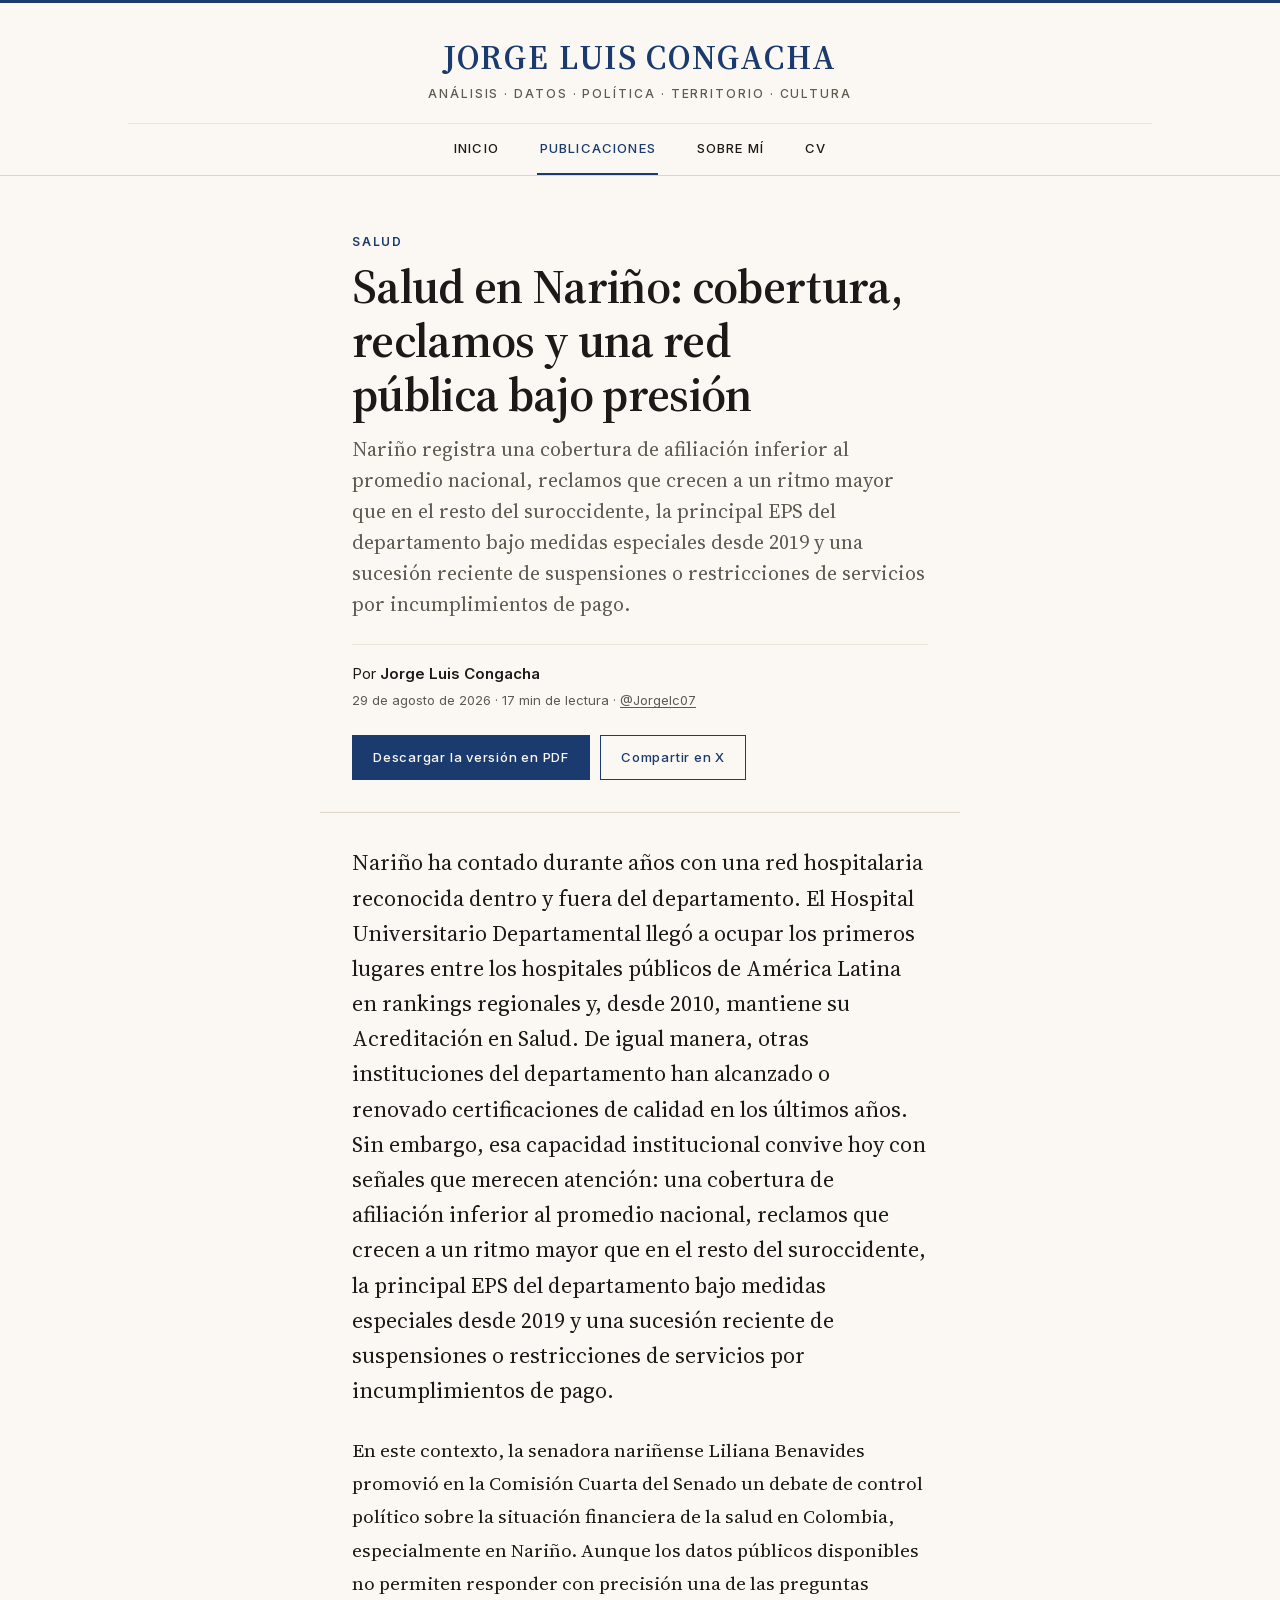
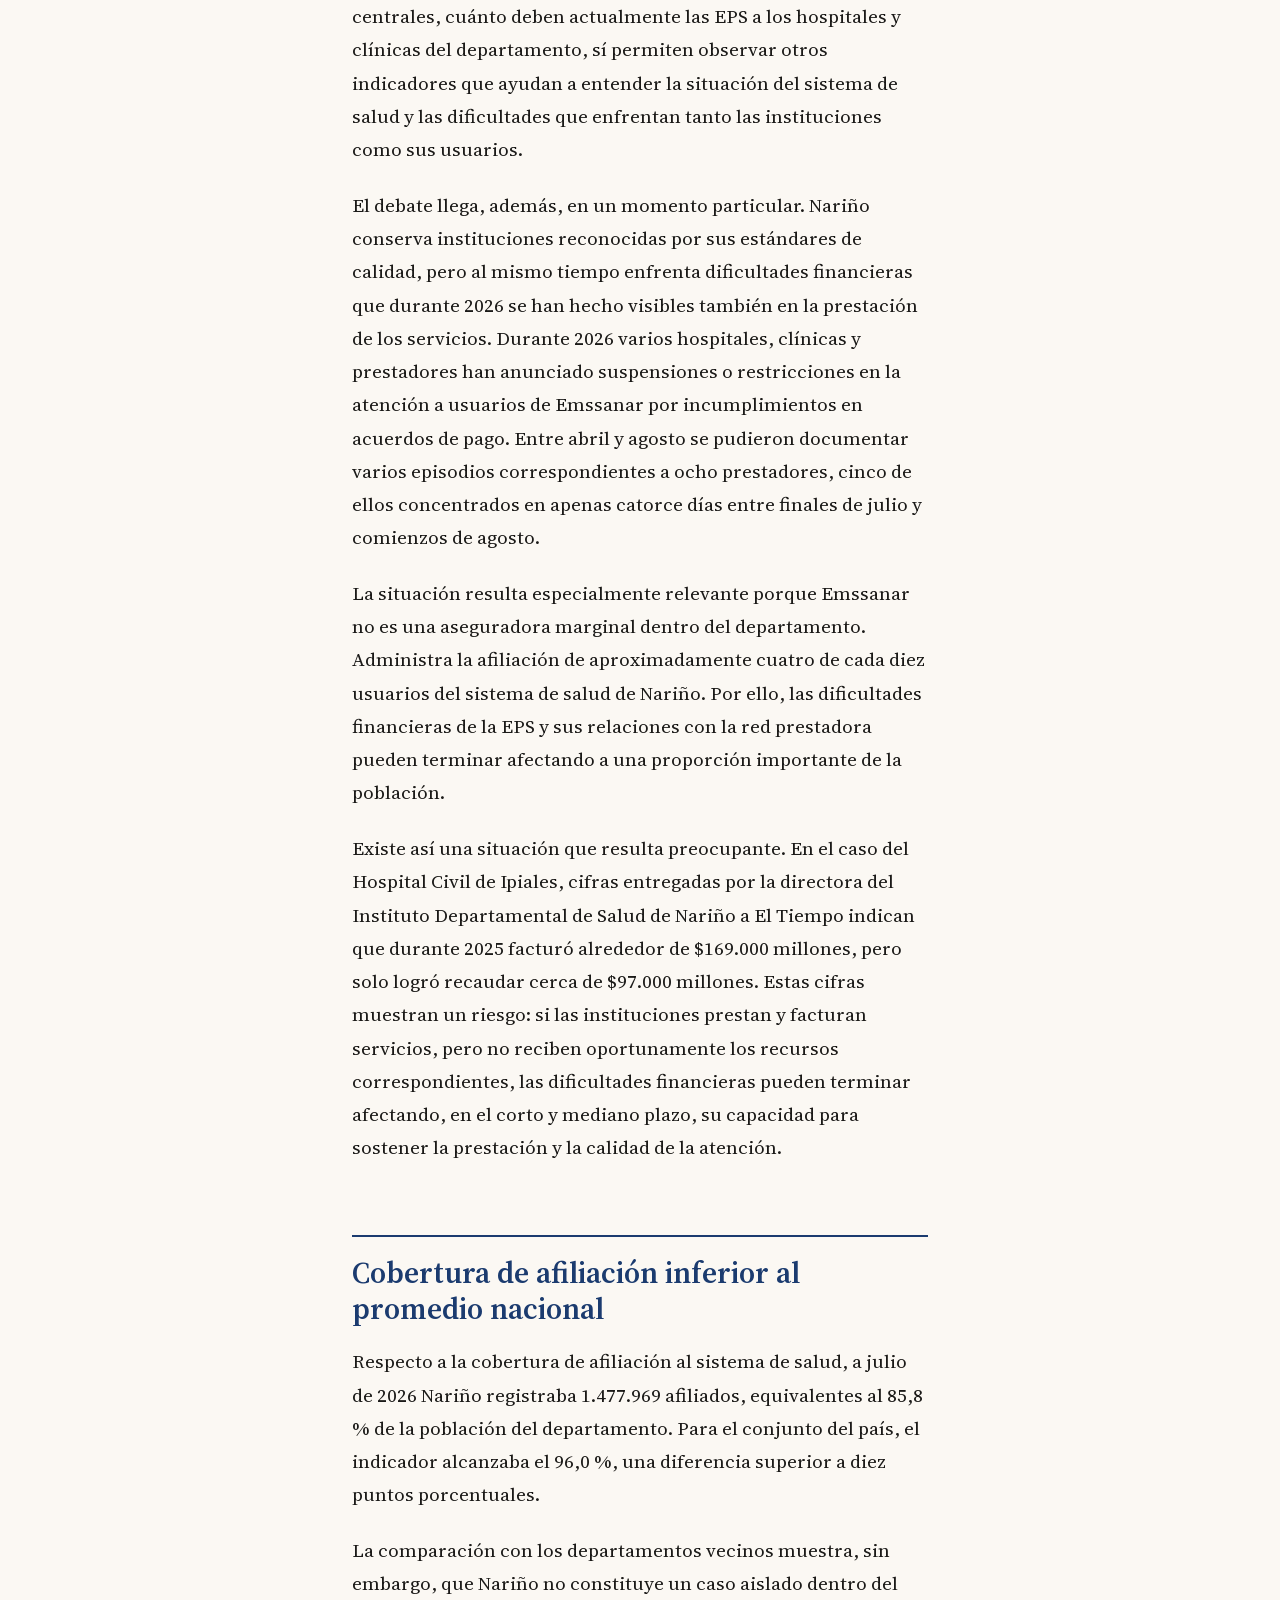
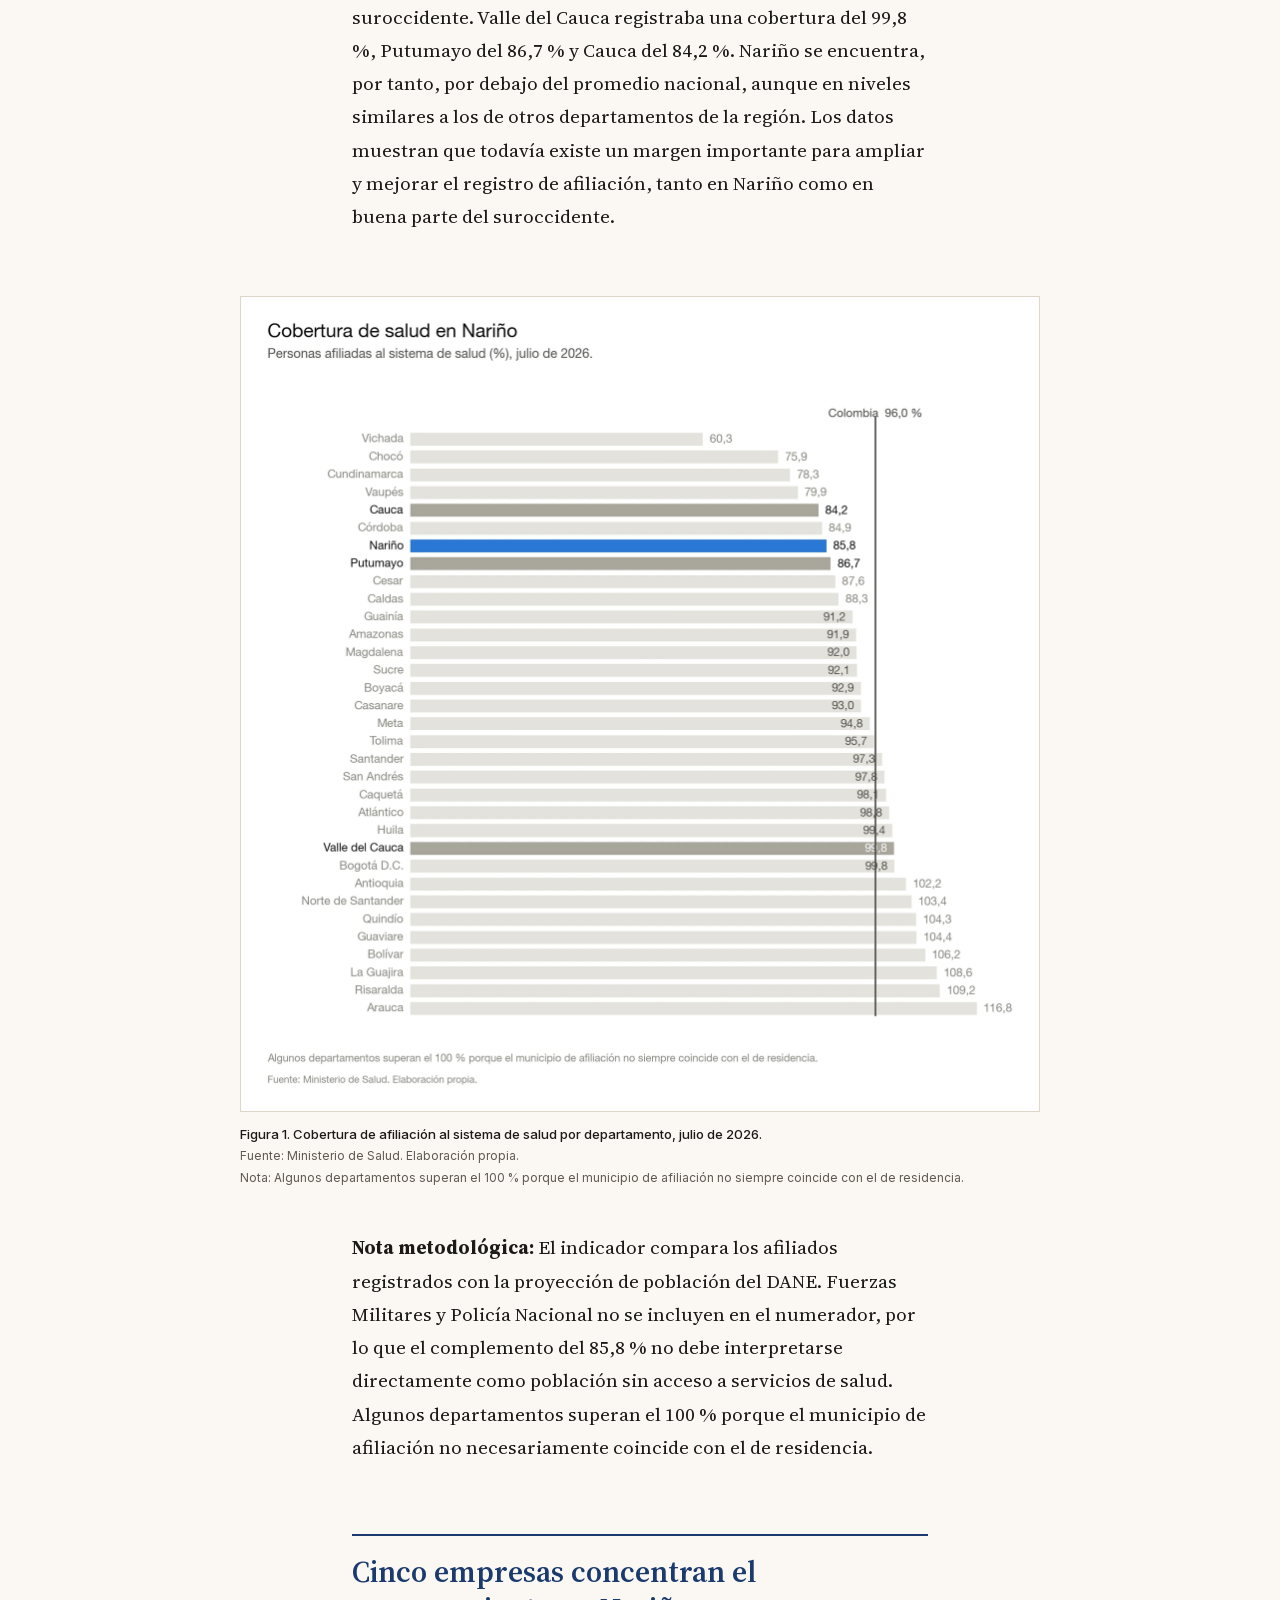
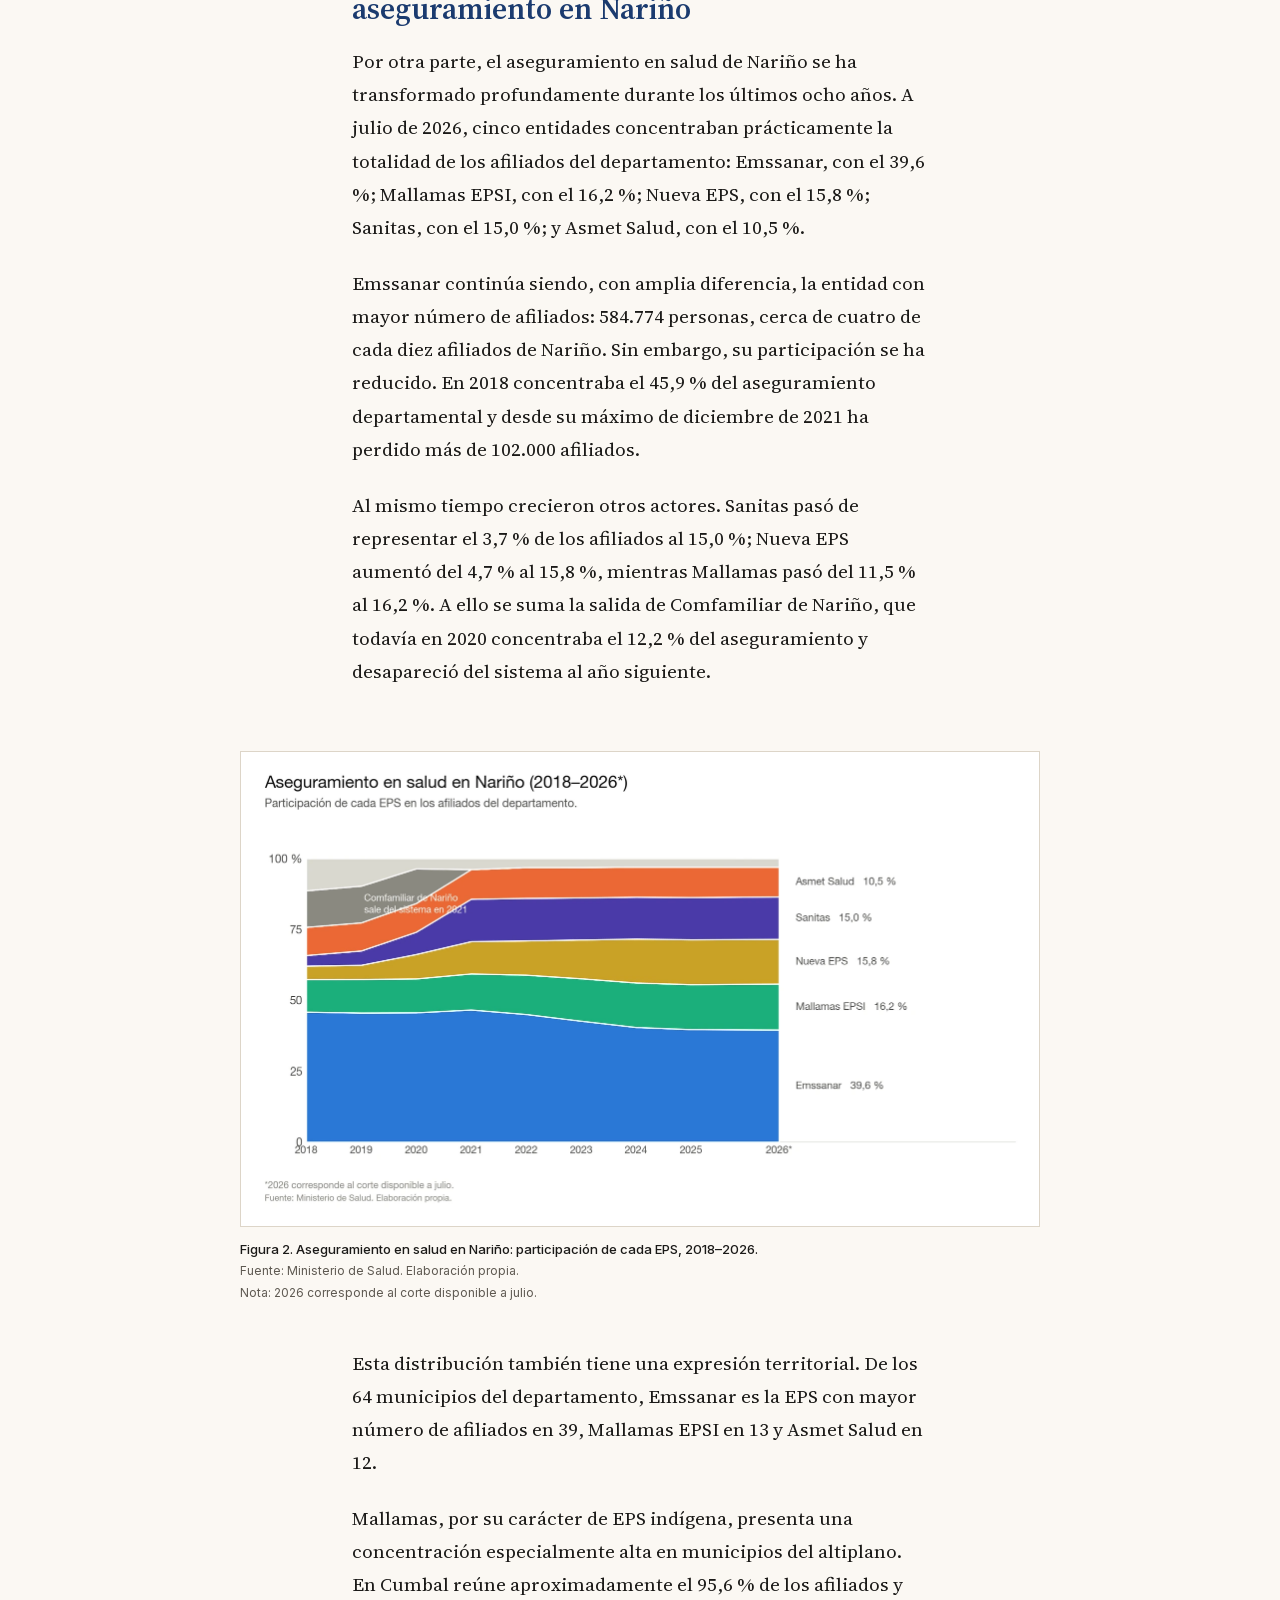
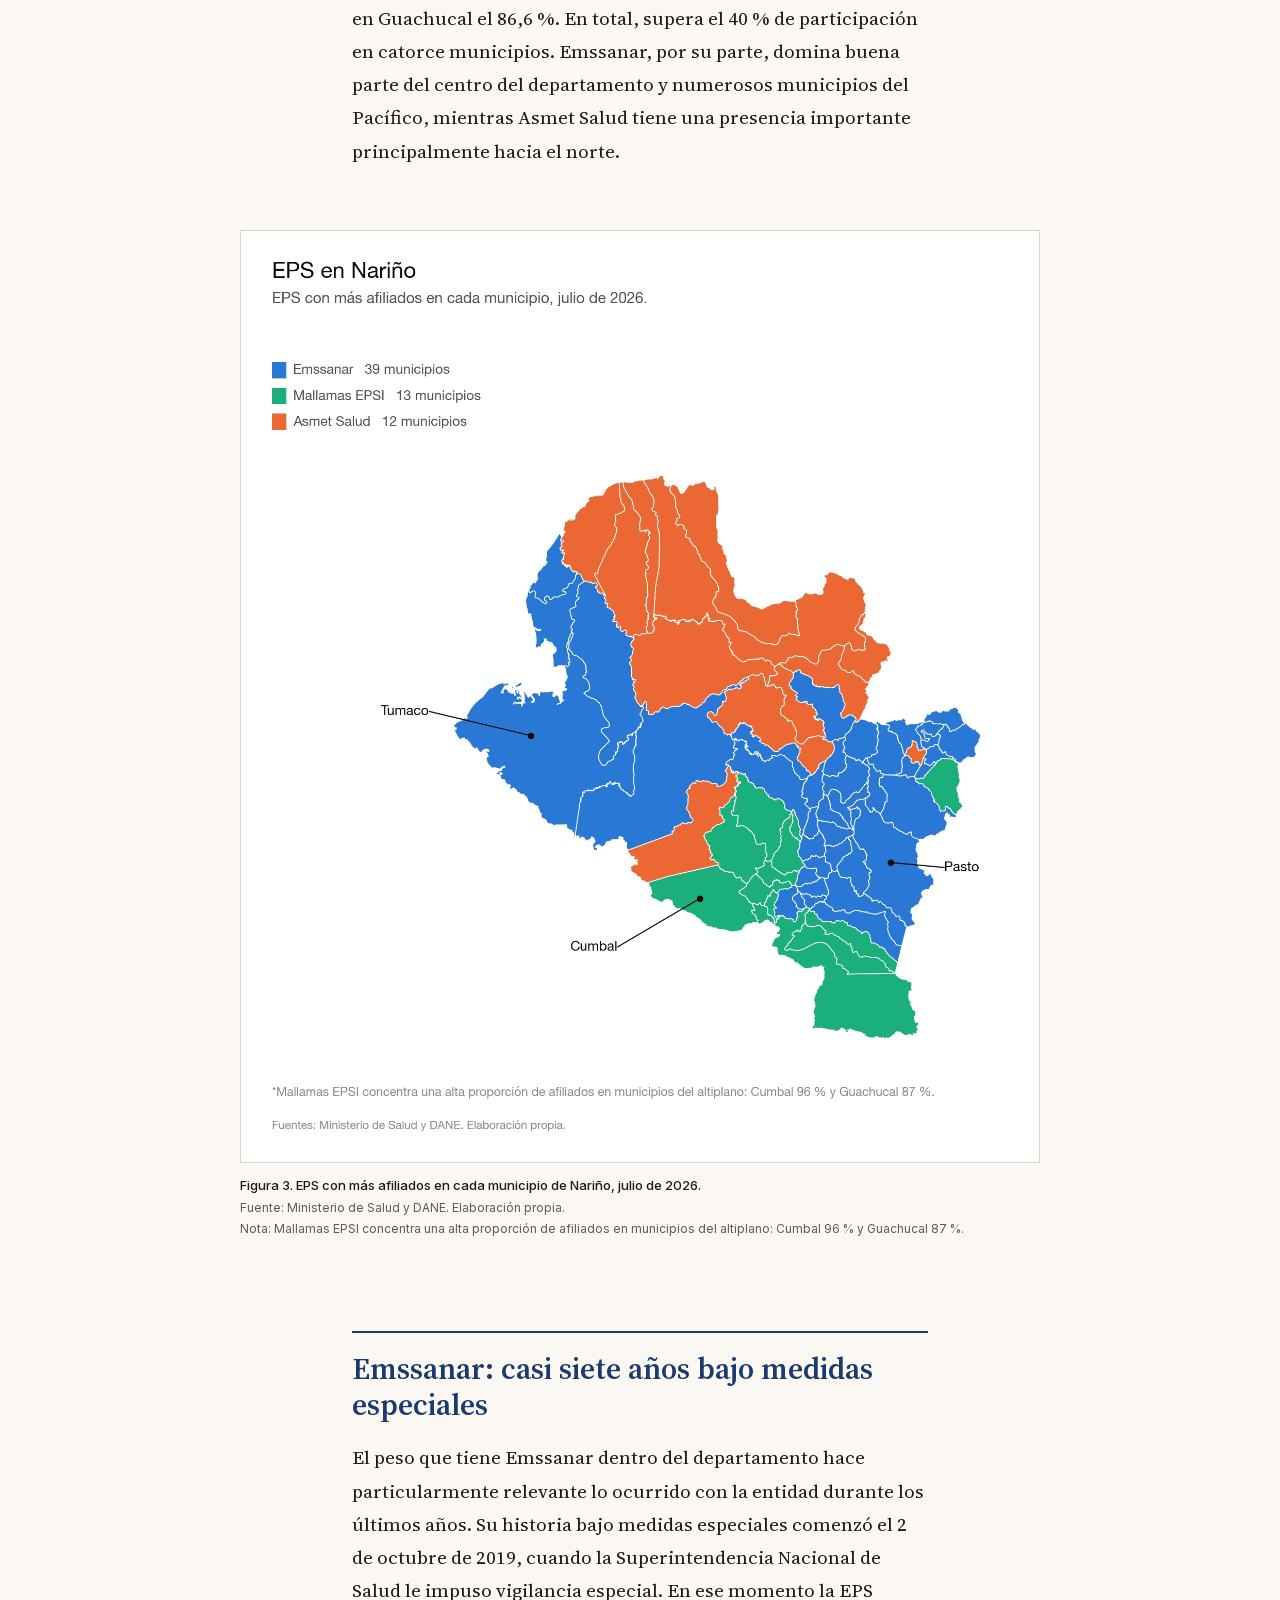
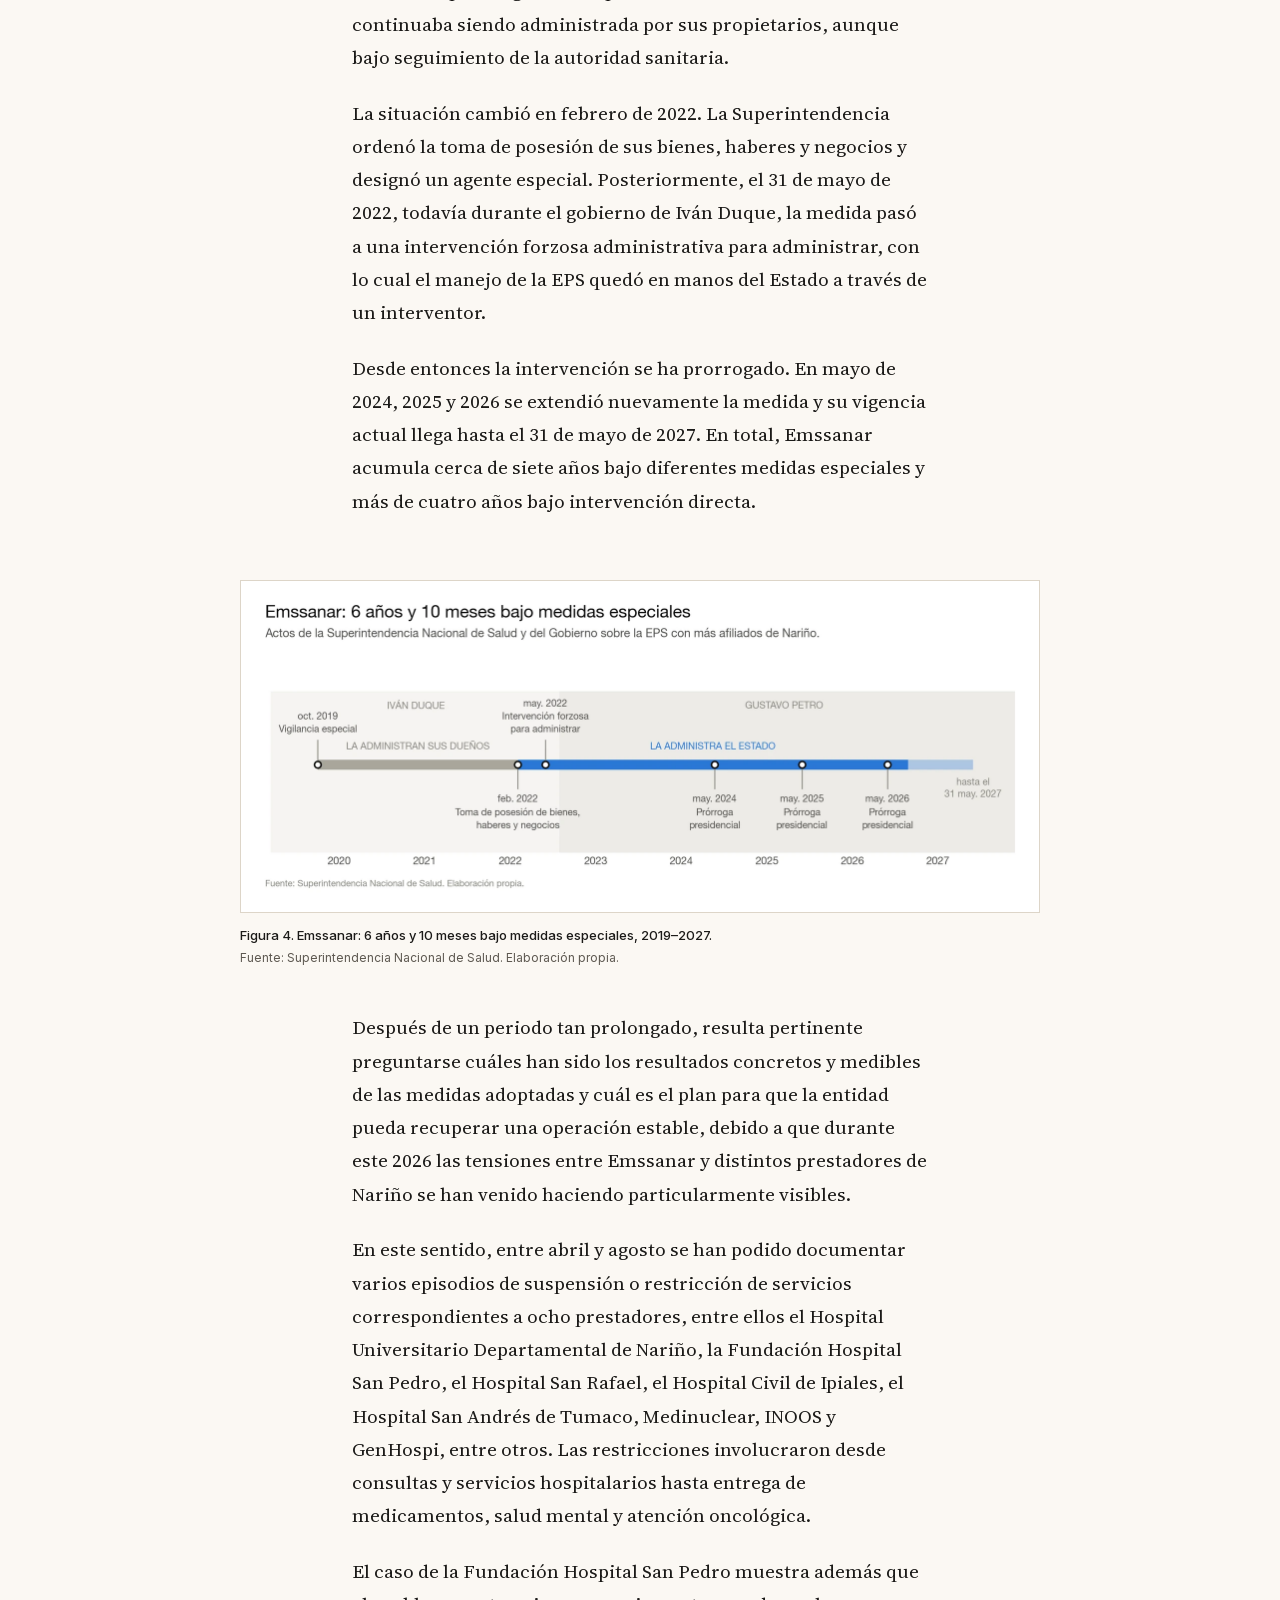
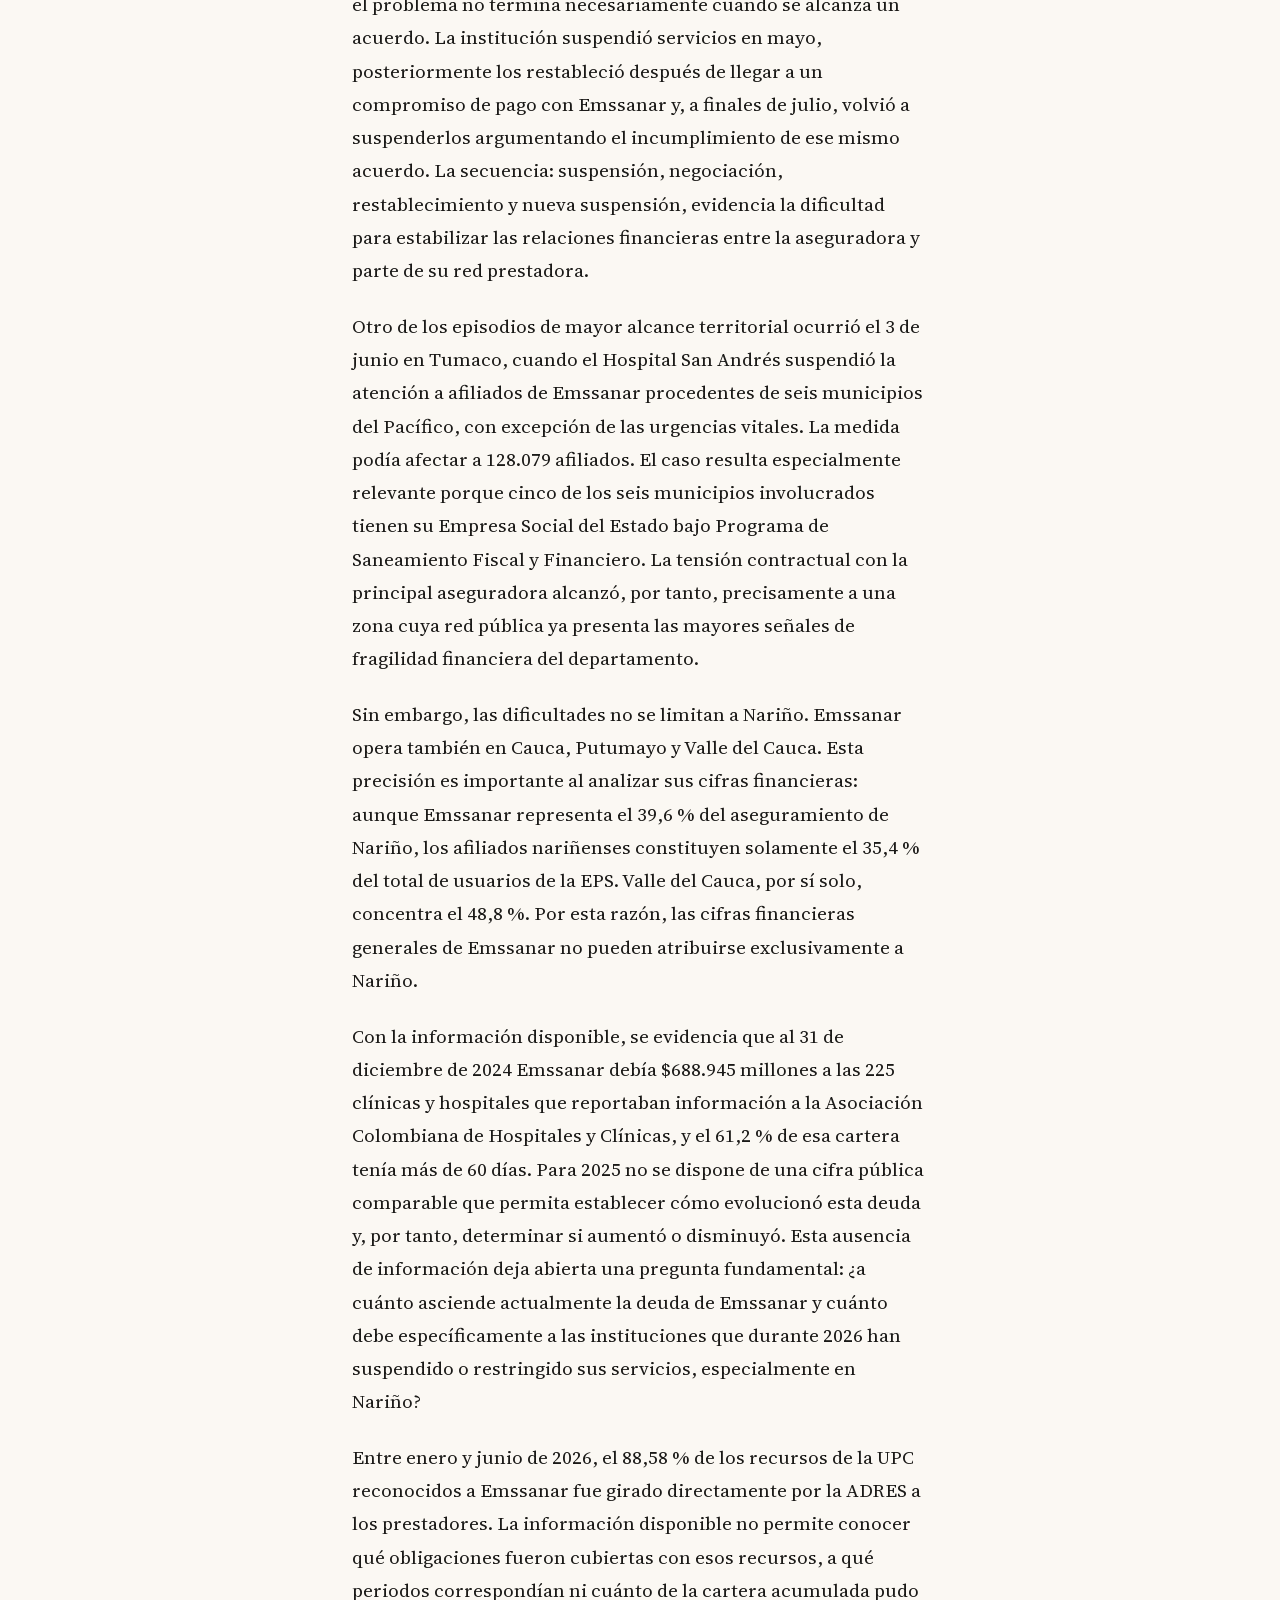
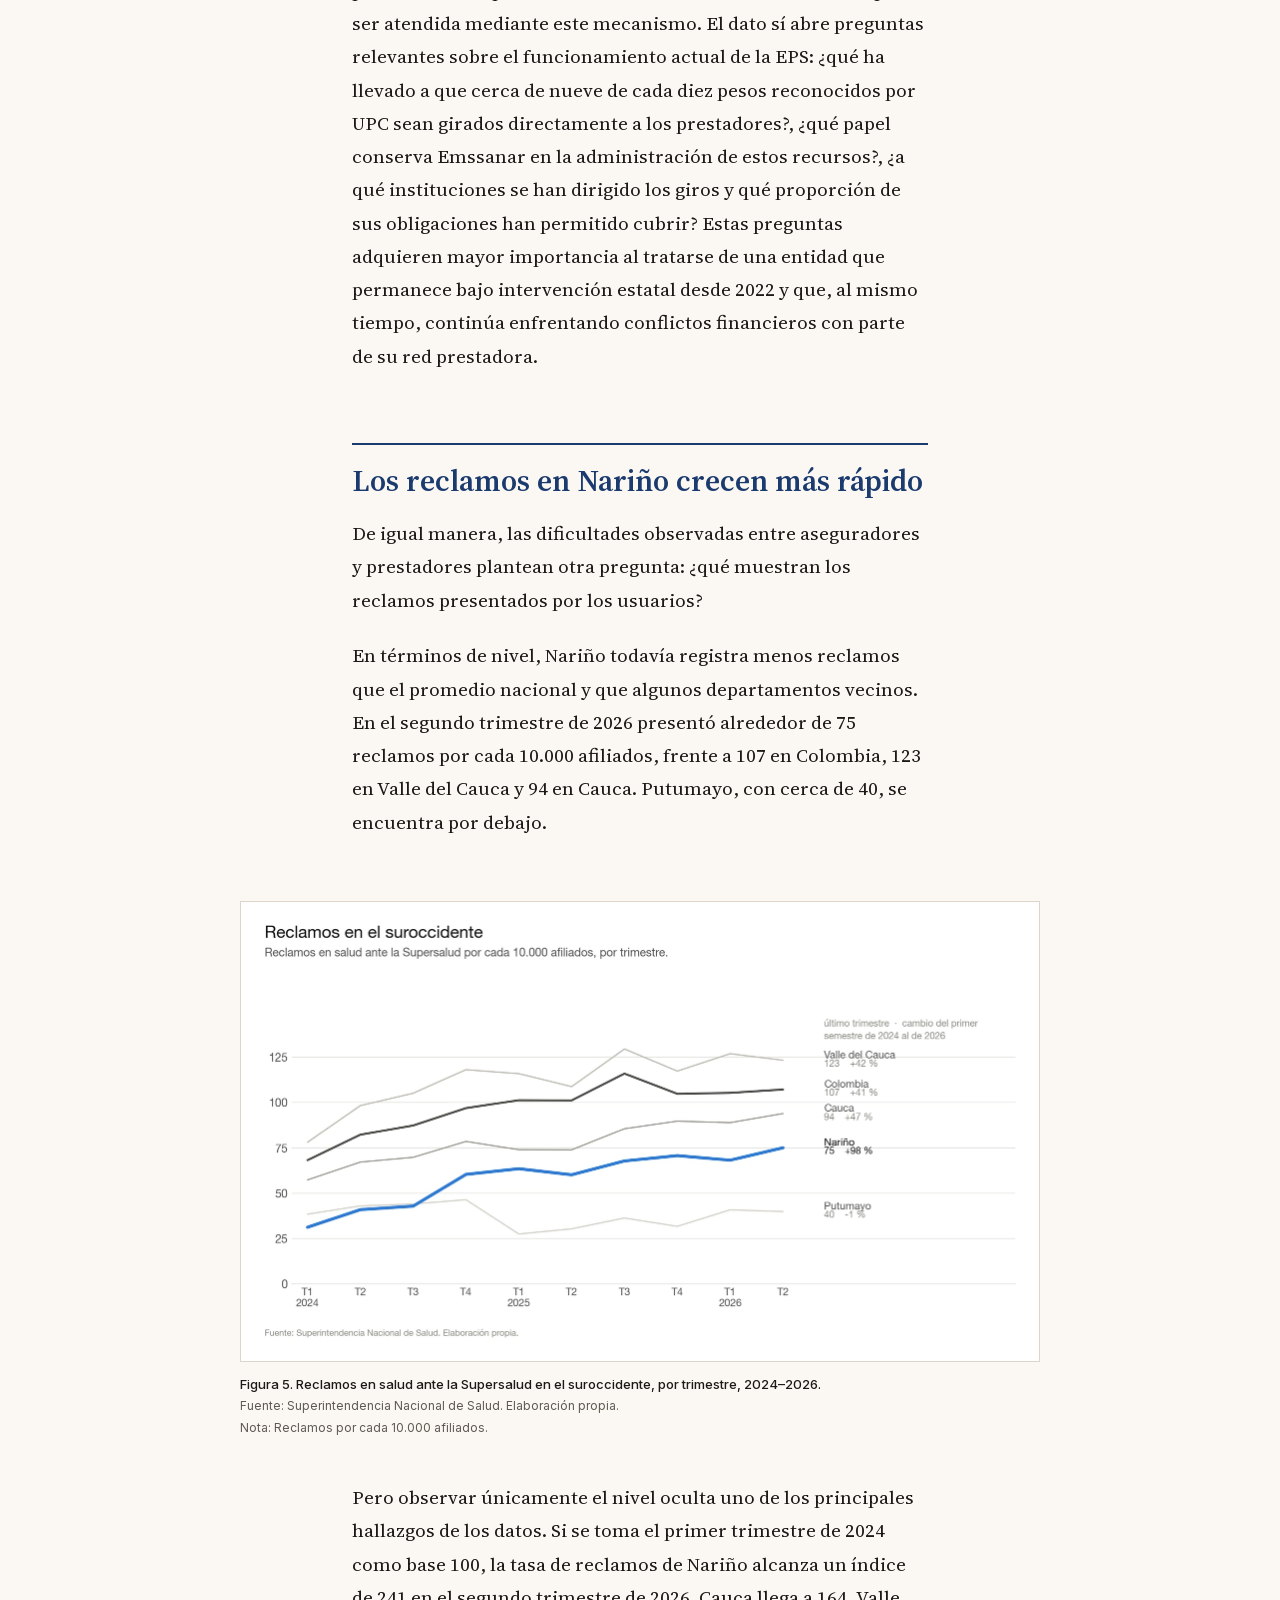
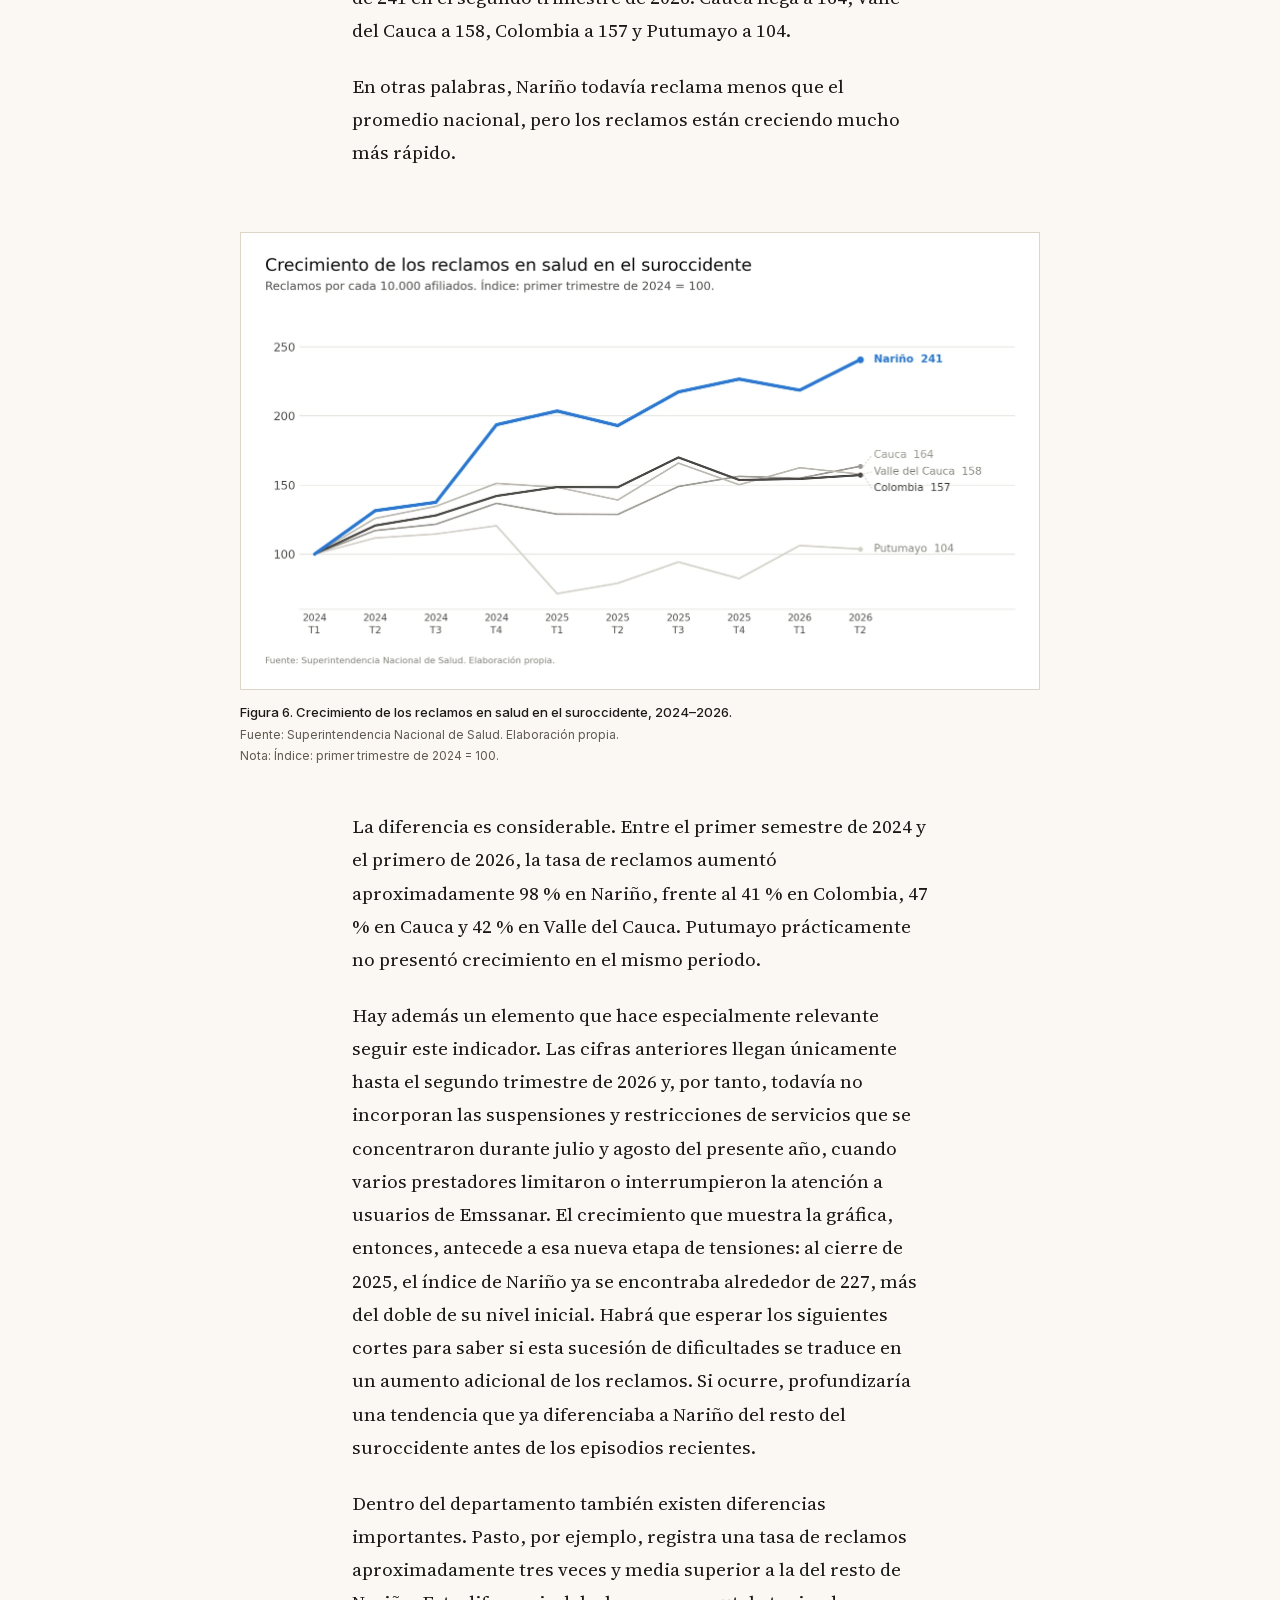
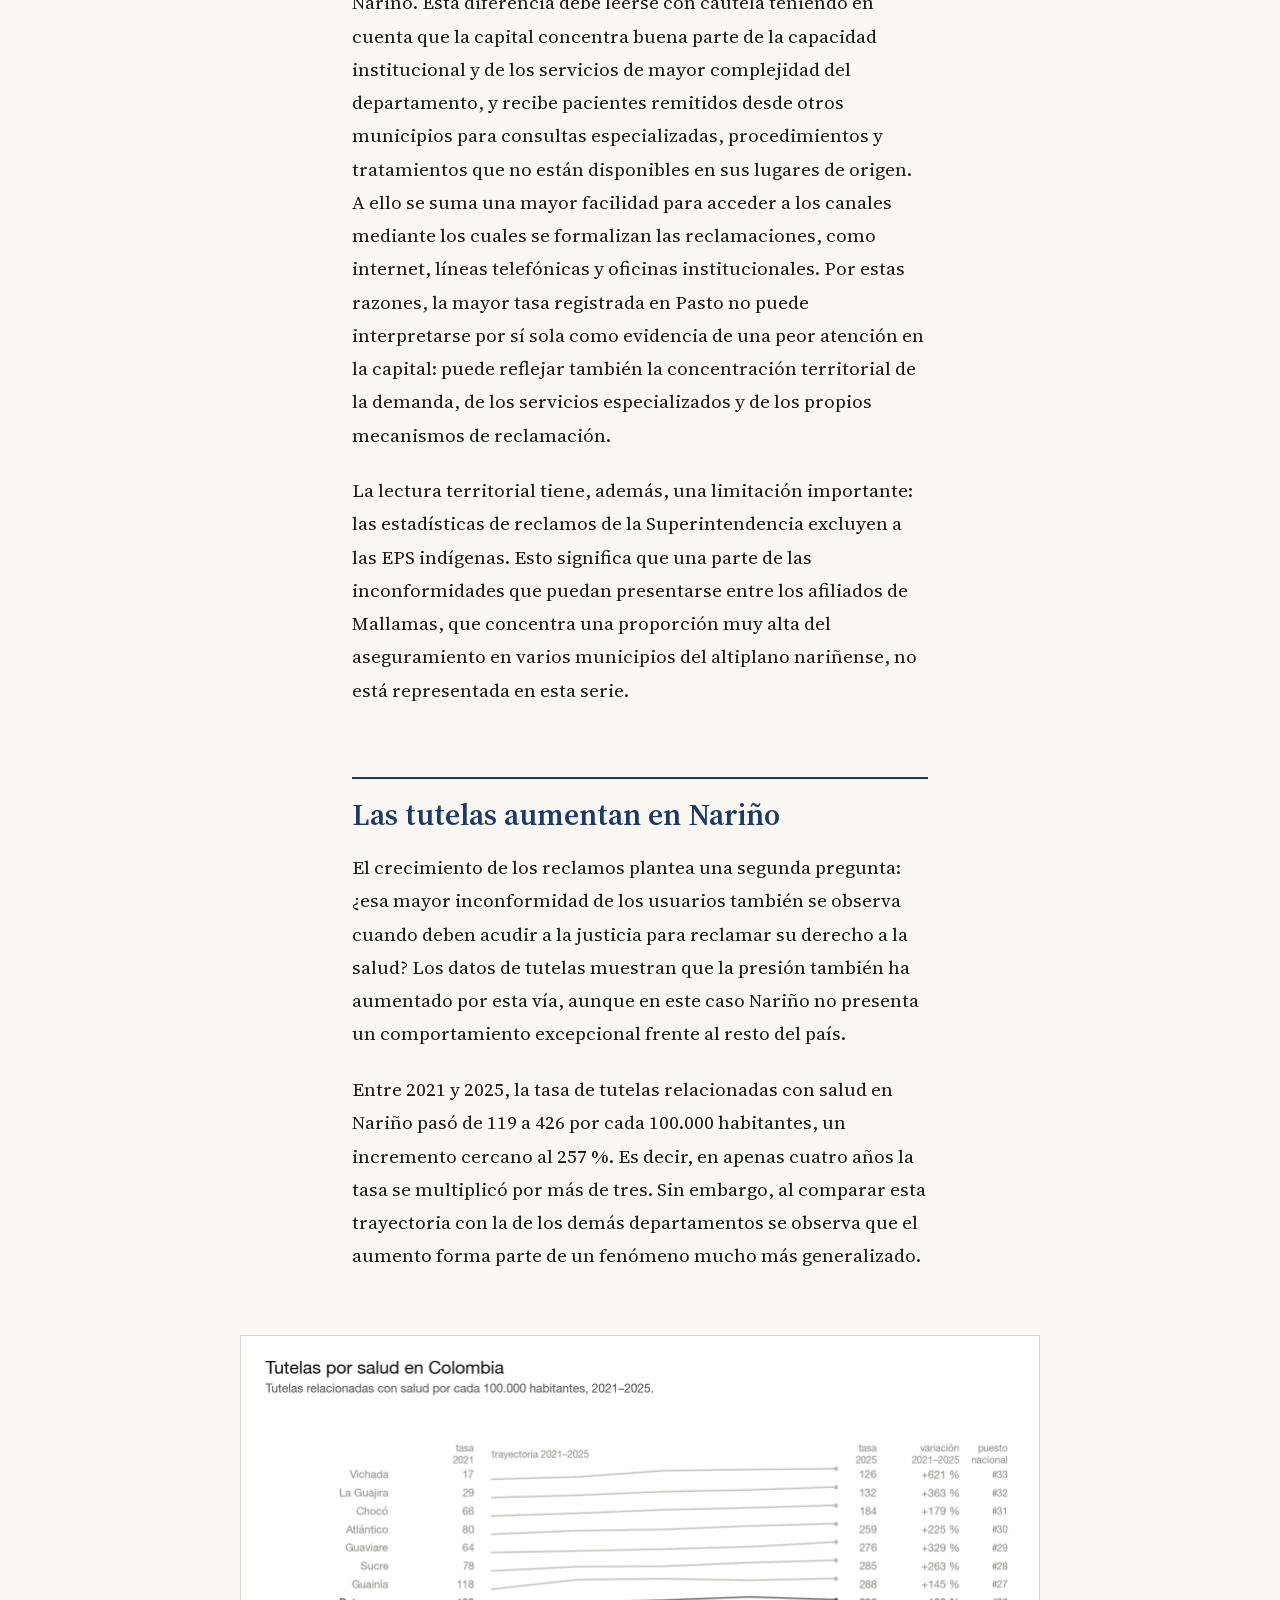
<file: docs/articulos/salud-narino-cobertura-reclamos-red-publica/index.html>
<!doctype html>
<html lang="es">
<head>
<meta charset="utf-8">
<meta name="viewport" content="width=device-width, initial-scale=1">
<title>Salud en Nariño: cobertura, reclamos y una red pública bajo presión · Jorge Luis Congacha</title>
<meta name="description" content="A julio de 2026 Nariño registraba una cobertura de afiliación del 85,8 % frente al 96,0 % nacional, sus reclamos en salud crecieron cerca del 98 % en dos años y nueve de las once ESE del Pacífico están bajo saneamiento fiscal.">
<link rel="canonical" href="https://jorgelc07.github.io/articulos/salud-narino-cobertura-reclamos-red-publica/">
<meta name="author" content="Jorge Luis Congacha">
<meta name="theme-color" content="#1B3B6F">

<meta property="og:type" content="article">
<meta property="og:site_name" content="Jorge Luis Congacha">
<meta property="og:locale" content="es_CO">
<meta property="og:title" content="Salud en Nariño: cobertura, reclamos y una red pública bajo presión">
<meta property="og:description" content="A julio de 2026 Nariño registraba una cobertura de afiliación del 85,8 % frente al 96,0 % nacional, sus reclamos en salud crecieron cerca del 98 % en dos años y nueve de las once ESE del Pacífico están bajo saneamiento fiscal.">
<meta property="og:url" content="https://jorgelc07.github.io/articulos/salud-narino-cobertura-reclamos-red-publica/">
<meta property="og:image" content="https://jorgelc07.github.io/assets/img/social/salud-narino-cobertura-reclamos-red-publica.png">
<meta property="og:image:width" content="1200">
<meta property="og:image:height" content="630">
<meta property="og:image:alt" content="Salud en Nariño: cobertura, reclamos y una red pública bajo presión">
<meta property="article:published_time" content="2026-08-29">
<meta property="article:author" content="Jorge Luis Congacha">

<meta name="twitter:card" content="summary_large_image">
<meta name="twitter:title" content="Salud en Nariño: cobertura, reclamos y una red pública bajo presión">
<meta name="twitter:description" content="A julio de 2026 Nariño registraba una cobertura de afiliación del 85,8 % frente al 96,0 % nacional, sus reclamos en salud crecieron cerca del 98 % en dos años y nueve de las once ESE del Pacífico están bajo saneamiento fiscal.">
<meta name="twitter:image" content="https://jorgelc07.github.io/assets/img/social/salud-narino-cobertura-reclamos-red-publica.png">
<meta name="twitter:creator" content="@Jorgelc07">

<link rel="icon" href="../../favicon.svg" type="image/svg+xml">
<link rel="apple-touch-icon" href="../../assets/img/icono-180.png">
<link rel="alternate" type="application/rss+xml" title="Jorge Luis Congacha" href="../../feed.xml">
<link rel="preload" as="font" type="font/woff2" href="../../assets/fuentes/source-serif-4-normal-latin.woff2" crossorigin>
<link rel="stylesheet" href="../../assets/fuentes/fuentes.css">
<link rel="stylesheet" href="../../assets/css/estilo.css">
</head>
<body class="pagina-nota">
  <a class="saltar" href="#contenido">Saltar al contenido</a>
  <header class="masthead">
    <div class="contenedor">
      <p class="masthead__marca">
        <a href="../../index.html">Jorge Luis Congacha</a>
      </p>
      <p class="masthead__lema">Análisis · Datos · Política · Territorio · Cultura</p>
      <nav class="menu" aria-label="Secciones">
        <ul>
        <li><a href="../../index.html">Inicio</a></li>
        <li><a href="../../analisis/index.html" aria-current="page">Publicaciones</a></li>
        <li><a href="../../sobre-mi/index.html">Sobre mí</a></li>
        <li><a class="menu__cv" href="../../assets/documentos/cv-jorge-luis-congacha.pdf">CV</a></li>
        </ul>
      </nav>
    </div>
  </header>
  <main id="contenido">
    <article class="nota">
      <header class="nota__cabecera">
        <p class="antetitulo"><a href="../../temas/salud/index.html">Salud</a></p>
        <h1>Salud en Nariño: cobertura, reclamos y una red pública bajo presión</h1>
        <p class="bajada">Nariño registra una cobertura de afiliación inferior al promedio nacional, reclamos que crecen a un ritmo mayor que en el resto del suroccidente, la principal EPS del departamento bajo medidas especiales desde 2019 y una sucesión reciente de suspensiones o restricciones de servicios por incumplimientos de pago.</p>
        <div class="firma">
          <p class="firma__autor">Por <strong>Jorge Luis Congacha</strong></p>
          <p class="metadatos">
            <time datetime="2026-08-29">29 de agosto de 2026</time>
            · 17 min de lectura
            · <a href="https://x.com/Jorgelc07" rel="noopener">@Jorgelc07</a>
          </p>
        </div>
        <div class="acciones">
          <a class="boton" href="../../assets/documentos/salud-narino-cobertura-reclamos-red-publica.pdf" download>Descargar la versión en PDF</a>
          <a class="boton boton--secundario" href="https://x.com/intent/post?text=Salud%20en%20Nari%C3%B1o%3A%20cobertura%2C%20reclamos%20y%20una%20red%20p%C3%BAblica%20bajo%20presi%C3%B3n&url=https%3A%2F%2Fjorgelc07.github.io%2Farticulos%2Fsalud-narino-cobertura-reclamos-red-publica%2F" rel="noopener" target="_blank">Compartir en X</a>
        </div>
      </header>

      <div class="cuerpo">
<p class="entradilla">Nariño ha contado durante años con una red hospitalaria reconocida dentro y fuera del departamento. El Hospital Universitario Departamental llegó a ocupar los primeros lugares entre los hospitales públicos de América Latina en rankings regionales y, desde 2010, mantiene su Acreditación en Salud. De igual manera, otras instituciones del departamento han alcanzado o renovado certificaciones de calidad en los últimos años. Sin embargo, esa capacidad institucional convive hoy con señales que merecen atención: una cobertura de afiliación inferior al promedio nacional, reclamos que crecen a un ritmo mayor que en el resto del suroccidente, la principal EPS del departamento bajo medidas especiales desde 2019 y una sucesión reciente de suspensiones o restricciones de servicios por incumplimientos de pago.</p>
<p>En este contexto, la senadora nariñense Liliana Benavides promovió en la Comisión Cuarta del Senado un debate de control político sobre la situación financiera de la salud en Colombia, especialmente en Nariño. Aunque los datos públicos disponibles no permiten responder con precisión una de las preguntas centrales, cuánto deben actualmente las EPS a los hospitales y clínicas del departamento, sí permiten observar otros indicadores que ayudan a entender la situación del sistema de salud y las dificultades que enfrentan tanto las instituciones como sus usuarios.</p>
<p>El debate llega, además, en un momento particular. Nariño conserva instituciones reconocidas por sus estándares de calidad, pero al mismo tiempo enfrenta dificultades financieras que durante 2026 se han hecho visibles también en la prestación de los servicios. Durante 2026 varios hospitales, clínicas y prestadores han anunciado suspensiones o restricciones en la atención a usuarios de Emssanar por incumplimientos en acuerdos de pago. Entre abril y agosto se pudieron documentar varios episodios correspondientes a ocho prestadores, cinco de ellos concentrados en apenas catorce días entre finales de julio y comienzos de agosto.</p>
<p>La situación resulta especialmente relevante porque Emssanar no es una aseguradora marginal dentro del departamento. Administra la afiliación de aproximadamente cuatro de cada diez usuarios del sistema de salud de Nariño. Por ello, las dificultades financieras de la EPS y sus relaciones con la red prestadora pueden terminar afectando a una proporción importante de la población.</p>
<p>Existe así una situación que resulta preocupante. En el caso del Hospital Civil de Ipiales, cifras entregadas por la directora del Instituto Departamental de Salud de Nariño a El Tiempo indican que durante 2025 facturó alrededor de $169.000 millones, pero solo logró recaudar cerca de $97.000 millones. Estas cifras muestran un riesgo: si las instituciones prestan y facturan servicios, pero no reciben oportunamente los recursos correspondientes, las dificultades financieras pueden terminar afectando, en el corto y mediano plazo, su capacidad para sostener la prestación y la calidad de la atención.</p>
<h2 id="cobertura-de-afiliacion-inferior-al-promedio-nacional">Cobertura de afiliación inferior al promedio nacional</h2>
<p>Respecto a la cobertura de afiliación al sistema de salud, a julio de 2026 Nariño registraba 1.477.969 afiliados, equivalentes al 85,8 % de la población del departamento. Para el conjunto del país, el indicador alcanzaba el 96,0 %, una diferencia superior a diez puntos porcentuales.</p>
<p>La comparación con los departamentos vecinos muestra, sin embargo, que Nariño no constituye un caso aislado dentro del suroccidente. Valle del Cauca registraba una cobertura del 99,8 %, Putumayo del 86,7 % y Cauca del 84,2 %. Nariño se encuentra, por tanto, por debajo del promedio nacional, aunque en niveles similares a los de otros departamentos de la región. Los datos muestran que todavía existe un margen importante para ampliar y mejorar el registro de afiliación, tanto en Nariño como en buena parte del suroccidente.</p>
<figure class="figura">
  <picture>
    <source srcset="../../assets/img/graficos/sal01-cobertura-afiliacion-departamentos-2026.webp" type="image/webp">
    <img src="../../assets/img/graficos/sal01-cobertura-afiliacion-departamentos-2026.png" alt="Gráfico de barras con la cobertura de afiliación al sistema de salud de los departamentos de Colombia en julio de 2026. Nariño aparece resaltado en azul con 85,8 %, por debajo de la línea de Colombia, que marca 96,0 %." width="1600" height="1632" decoding="async">
  </picture>
  <figcaption>
    <span class="figura__pie">Figura 1. Cobertura de afiliación al sistema de salud por departamento, julio de 2026.</span>
    <span class="figura__fuente">Fuente: Ministerio de Salud. Elaboración propia.</span><span class="figura__nota">Nota: Algunos departamentos superan el 100 % porque el municipio de afiliación no siempre coincide con el de residencia.</span>
  </figcaption>
</figure>
<p><strong>Nota metodológica:</strong> El indicador compara los afiliados registrados con la proyección de población del DANE. Fuerzas Militares y Policía Nacional no se incluyen en el numerador, por lo que el complemento del 85,8 % no debe interpretarse directamente como población sin acceso a servicios de salud. Algunos departamentos superan el 100 % porque el municipio de afiliación no necesariamente coincide con el de residencia.</p>
<h2 id="cinco-empresas-concentran-el-aseguramiento-en-narino">Cinco empresas concentran el aseguramiento en Nariño</h2>
<p>Por otra parte, el aseguramiento en salud de Nariño se ha transformado profundamente durante los últimos ocho años. A julio de 2026, cinco entidades concentraban prácticamente la totalidad de los afiliados del departamento: Emssanar, con el 39,6 %; Mallamas EPSI, con el 16,2 %; Nueva EPS, con el 15,8 %; Sanitas, con el 15,0 %; y Asmet Salud, con el 10,5 %.</p>
<p>Emssanar continúa siendo, con amplia diferencia, la entidad con mayor número de afiliados: 584.774 personas, cerca de cuatro de cada diez afiliados de Nariño. Sin embargo, su participación se ha reducido. En 2018 concentraba el 45,9 % del aseguramiento departamental y desde su máximo de diciembre de 2021 ha perdido más de 102.000 afiliados.</p>
<p>Al mismo tiempo crecieron otros actores. Sanitas pasó de representar el 3,7 % de los afiliados al 15,0 %; Nueva EPS aumentó del 4,7 % al 15,8 %, mientras Mallamas pasó del 11,5 % al 16,2 %. A ello se suma la salida de Comfamiliar de Nariño, que todavía en 2020 concentraba el 12,2 % del aseguramiento y desapareció del sistema al año siguiente.</p>
<figure class="figura">
  <picture>
    <source srcset="../../assets/img/graficos/sal02-aseguramiento-eps-narino-2018-2026.webp" type="image/webp">
    <img src="../../assets/img/graficos/sal02-aseguramiento-eps-narino-2018-2026.png" alt="Gráfico de áreas apiladas con la participación de cada EPS en los afiliados de Nariño entre 2018 y 2026. Emssanar baja del 45,9 % al 39,6 %, mientras Sanitas y Nueva EPS crecen y Comfamiliar de Nariño sale del sistema en 2021." width="1600" height="951" loading="lazy" decoding="async">
  </picture>
  <figcaption>
    <span class="figura__pie">Figura 2. Aseguramiento en salud en Nariño: participación de cada EPS, 2018–2026.</span>
    <span class="figura__fuente">Fuente: Ministerio de Salud. Elaboración propia.</span><span class="figura__nota">Nota: 2026 corresponde al corte disponible a julio.</span>
  </figcaption>
</figure>
<p>Esta distribución también tiene una expresión territorial. De los 64 municipios del departamento, Emssanar es la EPS con mayor número de afiliados en 39, Mallamas EPSI en 13 y Asmet Salud en 12.</p>
<p>Mallamas, por su carácter de EPS indígena, presenta una concentración especialmente alta en municipios del altiplano. En Cumbal reúne aproximadamente el 95,6 % de los afiliados y en Guachucal el 86,6 %. En total, supera el 40 % de participación en catorce municipios. Emssanar, por su parte, domina buena parte del centro del departamento y numerosos municipios del Pacífico, mientras Asmet Salud tiene una presencia importante principalmente hacia el norte.</p>
<figure class="figura">
  <picture>
    <source srcset="../../assets/img/graficos/sal03-eps-con-mas-afiliados-por-municipio.webp" type="image/webp">
    <img src="../../assets/img/graficos/sal03-eps-con-mas-afiliados-por-municipio.png" alt="Mapa de Nariño coloreado según la EPS con más afiliados en cada municipio. Emssanar, en azul, encabeza en 39 municipios del centro y el Pacífico; Mallamas EPSI, en verde, en 13 del altiplano; y Asmet Salud, en naranja, en 12 del norte." width="1548" height="1806" loading="lazy" decoding="async">
  </picture>
  <figcaption>
    <span class="figura__pie">Figura 3. EPS con más afiliados en cada municipio de Nariño, julio de 2026.</span>
    <span class="figura__fuente">Fuente: Ministerio de Salud y DANE. Elaboración propia.</span><span class="figura__nota">Nota: Mallamas EPSI concentra una alta proporción de afiliados en municipios del altiplano: Cumbal 96 % y Guachucal 87 %.</span>
  </figcaption>
</figure>
<h2 id="emssanar-casi-siete-anos-bajo-medidas-especiales">Emssanar: casi siete años bajo medidas especiales</h2>
<p>El peso que tiene Emssanar dentro del departamento hace particularmente relevante lo ocurrido con la entidad durante los últimos años. Su historia bajo medidas especiales comenzó el 2 de octubre de 2019, cuando la Superintendencia Nacional de Salud le impuso vigilancia especial. En ese momento la EPS continuaba siendo administrada por sus propietarios, aunque bajo seguimiento de la autoridad sanitaria.</p>
<p>La situación cambió en febrero de 2022. La Superintendencia ordenó la toma de posesión de sus bienes, haberes y negocios y designó un agente especial. Posteriormente, el 31 de mayo de 2022, todavía durante el gobierno de Iván Duque, la medida pasó a una intervención forzosa administrativa para administrar, con lo cual el manejo de la EPS quedó en manos del Estado a través de un interventor.</p>
<p>Desde entonces la intervención se ha prorrogado. En mayo de 2024, 2025 y 2026 se extendió nuevamente la medida y su vigencia actual llega hasta el 31 de mayo de 2027. En total, Emssanar acumula cerca de siete años bajo diferentes medidas especiales y más de cuatro años bajo intervención directa.</p>
<figure class="figura">
  <picture>
    <source srcset="../../assets/img/graficos/sal04-emssanar-medidas-especiales-2019-2027.webp" type="image/webp">
    <img src="../../assets/img/graficos/sal04-emssanar-medidas-especiales-2019-2027.png" alt="Línea de tiempo de las medidas especiales sobre Emssanar. Arranca con la vigilancia especial de octubre de 2019, pasa por la toma de posesión de febrero de 2022 y la intervención forzosa de mayo de 2022, y sigue con prórrogas en 2024, 2025 y 2026 hasta el 31 de mayo de 2027." width="1600" height="664" loading="lazy" decoding="async">
  </picture>
  <figcaption>
    <span class="figura__pie">Figura 4. Emssanar: 6 años y 10 meses bajo medidas especiales, 2019–2027.</span>
    <span class="figura__fuente">Fuente: Superintendencia Nacional de Salud. Elaboración propia.</span>
  </figcaption>
</figure>
<p>Después de un periodo tan prolongado, resulta pertinente preguntarse cuáles han sido los resultados concretos y medibles de las medidas adoptadas y cuál es el plan para que la entidad pueda recuperar una operación estable, debido a que durante este 2026 las tensiones entre Emssanar y distintos prestadores de Nariño se han venido haciendo particularmente visibles.</p>
<p>En este sentido, entre abril y agosto se han podido documentar varios episodios de suspensión o restricción de servicios correspondientes a ocho prestadores, entre ellos el Hospital Universitario Departamental de Nariño, la Fundación Hospital San Pedro, el Hospital San Rafael, el Hospital Civil de Ipiales, el Hospital San Andrés de Tumaco, Medinuclear, INOOS y GenHospi, entre otros. Las restricciones involucraron desde consultas y servicios hospitalarios hasta entrega de medicamentos, salud mental y atención oncológica.</p>
<p>El caso de la Fundación Hospital San Pedro muestra además que el problema no termina necesariamente cuando se alcanza un acuerdo. La institución suspendió servicios en mayo, posteriormente los restableció después de llegar a un compromiso de pago con Emssanar y, a finales de julio, volvió a suspenderlos argumentando el incumplimiento de ese mismo acuerdo. La secuencia: suspensión, negociación, restablecimiento y nueva suspensión, evidencia la dificultad para estabilizar las relaciones financieras entre la aseguradora y parte de su red prestadora.</p>
<p>Otro de los episodios de mayor alcance territorial ocurrió el 3 de junio en Tumaco, cuando el Hospital San Andrés suspendió la atención a afiliados de Emssanar procedentes de seis municipios del Pacífico, con excepción de las urgencias vitales. La medida podía afectar a 128.079 afiliados. El caso resulta especialmente relevante porque cinco de los seis municipios involucrados tienen su Empresa Social del Estado bajo Programa de Saneamiento Fiscal y Financiero. La tensión contractual con la principal aseguradora alcanzó, por tanto, precisamente a una zona cuya red pública ya presenta las mayores señales de fragilidad financiera del departamento.</p>
<p>Sin embargo, las dificultades no se limitan a Nariño. Emssanar opera también en Cauca, Putumayo y Valle del Cauca. Esta precisión es importante al analizar sus cifras financieras: aunque Emssanar representa el 39,6 % del aseguramiento de Nariño, los afiliados nariñenses constituyen solamente el 35,4 % del total de usuarios de la EPS. Valle del Cauca, por sí solo, concentra el 48,8 %. Por esta razón, las cifras financieras generales de Emssanar no pueden atribuirse exclusivamente a Nariño.</p>
<p>Con la información disponible, se evidencia que al 31 de diciembre de 2024 Emssanar debía $688.945 millones a las 225 clínicas y hospitales que reportaban información a la Asociación Colombiana de Hospitales y Clínicas, y el 61,2 % de esa cartera tenía más de 60 días. Para 2025 no se dispone de una cifra pública comparable que permita establecer cómo evolucionó esta deuda y, por tanto, determinar si aumentó o disminuyó. Esta ausencia de información deja abierta una pregunta fundamental: ¿a cuánto asciende actualmente la deuda de Emssanar y cuánto debe específicamente a las instituciones que durante 2026 han suspendido o restringido sus servicios, especialmente en Nariño?</p>
<p>Entre enero y junio de 2026, el 88,58 % de los recursos de la UPC reconocidos a Emssanar fue girado directamente por la ADRES a los prestadores. La información disponible no permite conocer qué obligaciones fueron cubiertas con esos recursos, a qué periodos correspondían ni cuánto de la cartera acumulada pudo ser atendida mediante este mecanismo. El dato sí abre preguntas relevantes sobre el funcionamiento actual de la EPS: ¿qué ha llevado a que cerca de nueve de cada diez pesos reconocidos por UPC sean girados directamente a los prestadores?, ¿qué papel conserva Emssanar en la administración de estos recursos?, ¿a qué instituciones se han dirigido los giros y qué proporción de sus obligaciones han permitido cubrir? Estas preguntas adquieren mayor importancia al tratarse de una entidad que permanece bajo intervención estatal desde 2022 y que, al mismo tiempo, continúa enfrentando conflictos financieros con parte de su red prestadora.</p>
<h2 id="los-reclamos-en-narino-crecen-mas-rapido">Los reclamos en Nariño crecen más rápido</h2>
<p>De igual manera, las dificultades observadas entre aseguradores y prestadores plantean otra pregunta: ¿qué muestran los reclamos presentados por los usuarios?</p>
<p>En términos de nivel, Nariño todavía registra menos reclamos que el promedio nacional y que algunos departamentos vecinos. En el segundo trimestre de 2026 presentó alrededor de 75 reclamos por cada 10.000 afiliados, frente a 107 en Colombia, 123 en Valle del Cauca y 94 en Cauca. Putumayo, con cerca de 40, se encuentra por debajo.</p>
<figure class="figura">
  <picture>
    <source srcset="../../assets/img/graficos/sal05-reclamos-suroccidente-2024-2026.webp" type="image/webp">
    <img src="../../assets/img/graficos/sal05-reclamos-suroccidente-2024-2026.png" alt="Gráfico de líneas con los reclamos en salud por cada 10.000 afiliados en el suroccidente, por trimestre, entre 2024 y 2026. Nariño, en azul, termina en 75, por debajo de Valle del Cauca (123), Colombia (107) y Cauca (94), y por encima de Putumayo (40)." width="1600" height="919" loading="lazy" decoding="async">
  </picture>
  <figcaption>
    <span class="figura__pie">Figura 5. Reclamos en salud ante la Supersalud en el suroccidente, por trimestre, 2024–2026.</span>
    <span class="figura__fuente">Fuente: Superintendencia Nacional de Salud. Elaboración propia.</span><span class="figura__nota">Nota: Reclamos por cada 10.000 afiliados.</span>
  </figcaption>
</figure>
<p>Pero observar únicamente el nivel oculta uno de los principales hallazgos de los datos. Si se toma el primer trimestre de 2024 como base 100, la tasa de reclamos de Nariño alcanza un índice de 241 en el segundo trimestre de 2026. Cauca llega a 164, Valle del Cauca a 158, Colombia a 157 y Putumayo a 104.</p>
<p>En otras palabras, Nariño todavía reclama menos que el promedio nacional, pero los reclamos están creciendo mucho más rápido.</p>
<figure class="figura">
  <picture>
    <source srcset="../../assets/img/graficos/sal06-crecimiento-reclamos-indice-2024-2026.webp" type="image/webp">
    <img src="../../assets/img/graficos/sal06-crecimiento-reclamos-indice-2024-2026.png" alt="Gráfico de líneas con el índice de reclamos en salud del suroccidente tomando el primer trimestre de 2024 como base 100. Nariño, en azul, sube hasta 241 en el segundo trimestre de 2026, muy por encima de Cauca (164), Valle del Cauca (158), Colombia (157) y Putumayo (104)." width="1600" height="915" loading="lazy" decoding="async">
  </picture>
  <figcaption>
    <span class="figura__pie">Figura 6. Crecimiento de los reclamos en salud en el suroccidente, 2024–2026.</span>
    <span class="figura__fuente">Fuente: Superintendencia Nacional de Salud. Elaboración propia.</span><span class="figura__nota">Nota: Índice: primer trimestre de 2024 = 100.</span>
  </figcaption>
</figure>
<p>La diferencia es considerable. Entre el primer semestre de 2024 y el primero de 2026, la tasa de reclamos aumentó aproximadamente 98 % en Nariño, frente al 41 % en Colombia, 47 % en Cauca y 42 % en Valle del Cauca. Putumayo prácticamente no presentó crecimiento en el mismo periodo.</p>
<p>Hay además un elemento que hace especialmente relevante seguir este indicador. Las cifras anteriores llegan únicamente hasta el segundo trimestre de 2026 y, por tanto, todavía no incorporan las suspensiones y restricciones de servicios que se concentraron durante julio y agosto del presente año, cuando varios prestadores limitaron o interrumpieron la atención a usuarios de Emssanar. El crecimiento que muestra la gráfica, entonces, antecede a esa nueva etapa de tensiones: al cierre de 2025, el índice de Nariño ya se encontraba alrededor de 227, más del doble de su nivel inicial. Habrá que esperar los siguientes cortes para saber si esta sucesión de dificultades se traduce en un aumento adicional de los reclamos. Si ocurre, profundizaría una tendencia que ya diferenciaba a Nariño del resto del suroccidente antes de los episodios recientes.</p>
<p>Dentro del departamento también existen diferencias importantes. Pasto, por ejemplo, registra una tasa de reclamos aproximadamente tres veces y media superior a la del resto de Nariño. Esta diferencia debe leerse con cautela teniendo en cuenta que la capital concentra buena parte de la capacidad institucional y de los servicios de mayor complejidad del departamento, y recibe pacientes remitidos desde otros municipios para consultas especializadas, procedimientos y tratamientos que no están disponibles en sus lugares de origen. A ello se suma una mayor facilidad para acceder a los canales mediante los cuales se formalizan las reclamaciones, como internet, líneas telefónicas y oficinas institucionales. Por estas razones, la mayor tasa registrada en Pasto no puede interpretarse por sí sola como evidencia de una peor atención en la capital: puede reflejar también la concentración territorial de la demanda, de los servicios especializados y de los propios mecanismos de reclamación.</p>
<p>La lectura territorial tiene, además, una limitación importante: las estadísticas de reclamos de la Superintendencia excluyen a las EPS indígenas. Esto significa que una parte de las inconformidades que puedan presentarse entre los afiliados de Mallamas, que concentra una proporción muy alta del aseguramiento en varios municipios del altiplano nariñense, no está representada en esta serie.</p>
<h2 id="las-tutelas-aumentan-en-narino">Las tutelas aumentan en Nariño</h2>
<p>El crecimiento de los reclamos plantea una segunda pregunta: ¿esa mayor inconformidad de los usuarios también se observa cuando deben acudir a la justicia para reclamar su derecho a la salud? Los datos de tutelas muestran que la presión también ha aumentado por esta vía, aunque en este caso Nariño no presenta un comportamiento excepcional frente al resto del país.</p>
<p>Entre 2021 y 2025, la tasa de tutelas relacionadas con salud en Nariño pasó de 119 a 426 por cada 100.000 habitantes, un incremento cercano al 257 %. Es decir, en apenas cuatro años la tasa se multiplicó por más de tres. Sin embargo, al comparar esta trayectoria con la de los demás departamentos se observa que el aumento forma parte de un fenómeno mucho más generalizado.</p>
<figure class="figura">
  <picture>
    <source srcset="../../assets/img/graficos/sal07-tutelas-salud-colombia-2021-2025.webp" type="image/webp">
    <img src="../../assets/img/graficos/sal07-tutelas-salud-colombia-2021-2025.png" alt="Tabla con minigráficos de la tasa de tutelas por salud de cada departamento entre 2021 y 2025. Nariño, resaltado en azul, pasa de 119 a 426 por cada 100.000 habitantes, un aumento del 257 % que lo deja en el puesto 19 de 33." width="1600" height="1678" loading="lazy" decoding="async">
  </picture>
  <figcaption>
    <span class="figura__pie">Figura 7. Tutelas relacionadas con salud por cada 100.000 habitantes, 2021–2025.</span>
    <span class="figura__fuente">Fuente: Corte Constitucional y DANE. Elaboración propia.</span><span class="figura__nota">Nota: Cada minigráfico muestra la trayectoria propia del departamento, escalada a su propio rango; las tasas de 2021 y 2025 permiten comparar niveles. El puesto corresponde a la tasa de 2025. 2026 no se incluye porque es un año incompleto.</span>
  </figcaption>
</figure>
<p>Cauca ofrece el contraste más cercano. En 2021 registraba 120 tutelas por cada 100.000 habitantes, prácticamente el mismo nivel de Nariño, y en 2025 ambos departamentos terminaron alrededor de 426. En ese último año Nariño ocupó el puesto 19 entre los 33 territorios incluidos en la comparación, mientras Cauca se ubicó inmediatamente después. Otros departamentos registraron tasas considerablemente superiores: San Andrés alcanzó 1.958 tutelas por cada 100.000 habitantes, Caldas 1.635 y Risaralda 1.469.</p>
<p>La comparación nacional refuerza esta lectura. Durante los cinco años analizados, Nariño permaneció por debajo de la tasa del país. Para 2025, mientras el departamento registraba 426 tutelas por cada 100.000 habitantes, Colombia alcanzaba aproximadamente 589. Incluso en el último año las trayectorias fueron distintas: en Nariño la tasa disminuyó ligeramente frente a 2024, mientras en el conjunto del país continuó aumentando.</p>
<p>En conjunto, reclamos y tutelas muestran dos dinámicas diferentes. Ambos indicadores han aumentado en Nariño, pero mientras los reclamos presentan un crecimiento particularmente acelerado frente al resto del suroccidente y al promedio nacional, el incremento de las tutelas forma parte de una tendencia más generalizada en el país. Por ello, el aumento de la judicialización en salud es relevante para Nariño, aunque no constituye por sí solo una particularidad del departamento.</p>
<h2 id="la-fragilidad-financiera-se-concentra-en-el-pacifico">La fragilidad financiera se concentra en el Pacífico</h2>
<p>Las dificultades financieras de la red pública tampoco se distribuyen de la misma manera dentro de Nariño. De acuerdo con la Resolución 1020 de 2026 del Ministerio de Salud, 13 de las 68 Empresas Sociales del Estado (ESE) del departamento se encuentran bajo Programa de Saneamiento Fiscal y Financiero. Se trata de un instrumento mediante el cual las instituciones deben adoptar medidas para recuperar su sostenibilidad financiera, por lo que estar dentro del programa no significa necesariamente que un hospital esté quebrado ni que preste servicios de menor calidad.</p>
<p>Lo que resulta especialmente relevante es dónde se concentran esas instituciones. De las 11 ESE ubicadas en el Pacífico nariñense, nueve se encuentran bajo un programa de saneamiento, es decir, cerca del 82 %. En el resto del departamento la situación es considerablemente diferente: solamente cuatro de 57 ESE están bajo esta medida, alrededor del 7 %.</p>
<figure class="figura">
  <picture>
    <source srcset="../../assets/img/graficos/sal08-ese-saneamiento-pacifico-2026.webp" type="image/webp">
    <img src="../../assets/img/graficos/sal08-ese-saneamiento-pacifico-2026.png" alt="Gráfico de cuadrículas que compara las Empresas Sociales del Estado bajo Programa de Saneamiento Fiscal y Financiero. En el Pacífico son nueve de once, el 82 %; en el resto de Nariño, cuatro de 57, el 7 %." width="1337" height="1046" loading="lazy" decoding="async">
  </picture>
  <figcaption>
    <span class="figura__pie">Figura 8. Empresas Sociales del Estado bajo Programa de Saneamiento Fiscal y Financiero, 2026.</span>
    <span class="figura__fuente">Fuente: Ministerio de Salud, Resolución 1020 de 2026. Elaboración propia.</span>
  </figcaption>
</figure>
<p>La diferencia permite identificar una brecha territorial considerable. Mientras en buena parte de Nariño las ESE bajo saneamiento representan una proporción relativamente reducida de la red pública, en la costa Pacífica constituyen la gran mayoría. Barbacoas, El Charco, Francisco Pizarro, La Tola, Magüí Payán, Olaya Herrera, Roberto Payán, Santa Bárbara de Iscuandé y una de las dos ESE de Tumaco aparecen dentro del programa. Mosquera es el único municipio de esta subregión cuya ESE no se encuentra bajo esta medida.</p>
<p>Esta situación adquiere todavía mayor relevancia al relacionarla con las dificultades recientes de Emssanar. El 3 de junio, el Hospital San Andrés de Tumaco suspendió la atención a afiliados de la EPS provenientes de seis municipios del Pacífico, salvo las urgencias vitales. Cinco de esos seis municipios tienen precisamente sus ESE bajo Programa de Saneamiento Fiscal y Financiero. De esta manera, las restricciones afectaron a una población ubicada en una zona donde la red pública ya presenta las mayores señales de fragilidad financiera del departamento.</p>
<p>El contraste con otras zonas de Nariño también es importante. Las instituciones acreditadas y con mayor capacidad hospitalaria del departamento se ubican principalmente en Pasto e Ipiales, mientras ninguna de las instituciones acreditadas se encuentra en el Pacífico. Esto evidencia una marcada diferencia territorial: las mayores capacidades institucionales y los reconocimientos de calidad se concentran en el área andina, mientras las mayores señales de fragilidad financiera de la red pública se encuentran en el Pacífico.</p>
<h2 id="lo-que-queda-por-responder">Lo que queda por responder</h2>
<p>Después de todo lo anterior, queda una pregunta fundamental: ¿cuánto deben actualmente las EPS a los hospitales y clínicas de Nariño? La información pública disponible no permite establecer una cifra precisa y comparable. Distintas declaraciones han mencionado valores que superan los $2 billones, pero corresponden a publicaciones y momentos diferentes y no se cuenta con una base pública que permita conocer con exactitud qué prestadores, obligaciones y periodos incluye cada estimación. Por esta razón, no sería adecuado presentar una única cifra como la deuda actual del sistema de salud del departamento.</p>
<p>Lo que sí se ha informado permite dimensionar parte del problema. Según cifras del Instituto Departamental de Salud de Nariño, entre diciembre de 2024 y junio de 2025 la deuda con la red pública habría pasado de $422.000 millones a $561.000 millones, un aumento cercano al 32,9 %, mientras que la correspondiente a la red privada habría disminuido de $1,49 billones a $1,41 billones. Son cifras que deben interpretarse con cautela porque no provienen de una base pública que permita reproducir los cálculos, pero refuerzan la necesidad de contar con información actualizada y desagregada: cuánto se debe, quién debe, a qué instituciones y desde cuándo.</p>
<p>En ese sentido, el debate de control político promovido por la senadora Liliana Benavides adquiere especial importancia para Nariño. Más allá de establecer una cifra global de deuda, puede ser una oportunidad para conocer el estado real de las obligaciones con la red hospitalaria, el cumplimiento de los acuerdos de pago, los resultados de las medidas adoptadas sobre Emssanar y las razones por las cuales continúan presentándose restricciones de servicios después de varios años de intervención. También debería permitir entender qué está ocurriendo en el Pacífico, donde la fragilidad financiera de la red pública es considerablemente mayor que en el resto del departamento.</p>
<p>Nariño conserva una red hospitalaria con instituciones reconocidas por sus capacidades y estándares de calidad. El reto es evitar que las dificultades financieras terminen debilitando precisamente esas capacidades. Porque cuando una EPS incumple sus pagos, un hospital restringe servicios o un acuerdo vuelve a incumplirse, el problema deja de ser solamente financiero: termina afectando a los pacientes.</p>
      </div>

      <section class="fuentes" aria-labelledby="fuentes-datos">
        <h2 id="fuentes-datos">Fuentes de los datos</h2>
        <ul>
          <li>Ministerio de Salud y Protección Social. Afiliados al sistema de salud por departamento y municipio, corte a julio de 2026.</li>
          <li>DANE. Proyecciones de población, usadas como denominador de las coberturas y de las tasas por 100.000 habitantes.</li>
          <li>Superintendencia Nacional de Salud. Actos administrativos sobre Emssanar y estadísticas de reclamos en salud, hasta el segundo trimestre de 2026.</li>
          <li>Corte Constitucional. Tutelas relacionadas con salud por departamento, 2021-2025.</li>
          <li>Ministerio de Salud y Protección Social. Resolución 1020 de 2026, Empresas Sociales del Estado bajo Programa de Saneamiento Fiscal y Financiero.</li>
          <li>ADRES. Giro directo de los recursos de la UPC reconocidos a Emssanar, enero-junio de 2026.</li>
          <li>Asociación Colombiana de Hospitales y Clínicas. Cartera de Emssanar con las 225 clínicas y hospitales que reportaban información al 31 de diciembre de 2024.</li>
          <li>Instituto Departamental de Salud de Nariño. Cifras de deuda con la red pública y con la red privada, citadas en el texto.</li>
          <li>El Tiempo. Declaraciones de la directora del Instituto Departamental de Salud de Nariño sobre el Hospital Civil de Ipiales, citadas en el texto.</li>
        </ul>
      </section>
      <footer class="nota__pie">
        <p class="metadatos">Temas: <a href="../../temas/narino/index.html">Nariño</a> · <a href="../../temas/salud/index.html">Salud</a> · <a href="../../temas/datos/index.html">Datos</a></p>
        <p class="metadatos">Escribió esta nota <strong>Jorge Luis Congacha</strong> · <a href="mailto:j.congacha@uniandes.edu.co">j.congacha@uniandes.edu.co</a> · <a href="https://x.com/Jorgelc07" rel="noopener">@Jorgelc07</a></p>
        <p><a class="volver" href="../../analisis/index.html">Ver todas las notas</a></p>
      </footer>
    </article>
  </main>
  <footer class="pie">
    <div class="contenedor">
      <p class="pie__marca">Jorge Luis Congacha</p>
      <p class="pie__lema">Análisis · Datos · Política · Territorio · Cultura</p>
      <ul class="pie__enlaces">
        <li><a href="../../analisis/index.html">Publicaciones</a></li>
        <li><a href="../../sobre-mi/index.html">Sobre mí</a></li>
        <li><a href="../../assets/documentos/cv-jorge-luis-congacha.pdf">CV</a></li>
        <li><a href="https://x.com/Jorgelc07" rel="me noopener">X · @Jorgelc07</a></li>
        <li><a href="mailto:j.congacha@uniandes.edu.co">j.congacha@uniandes.edu.co</a></li>
        <li><a href="../../feed.xml">RSS</a></li>
      </ul>
      <p class="pie__legal">© 2026 Jorge Luis Congacha.</p>
    </div>
  </footer>
</body>
</html>
</file>
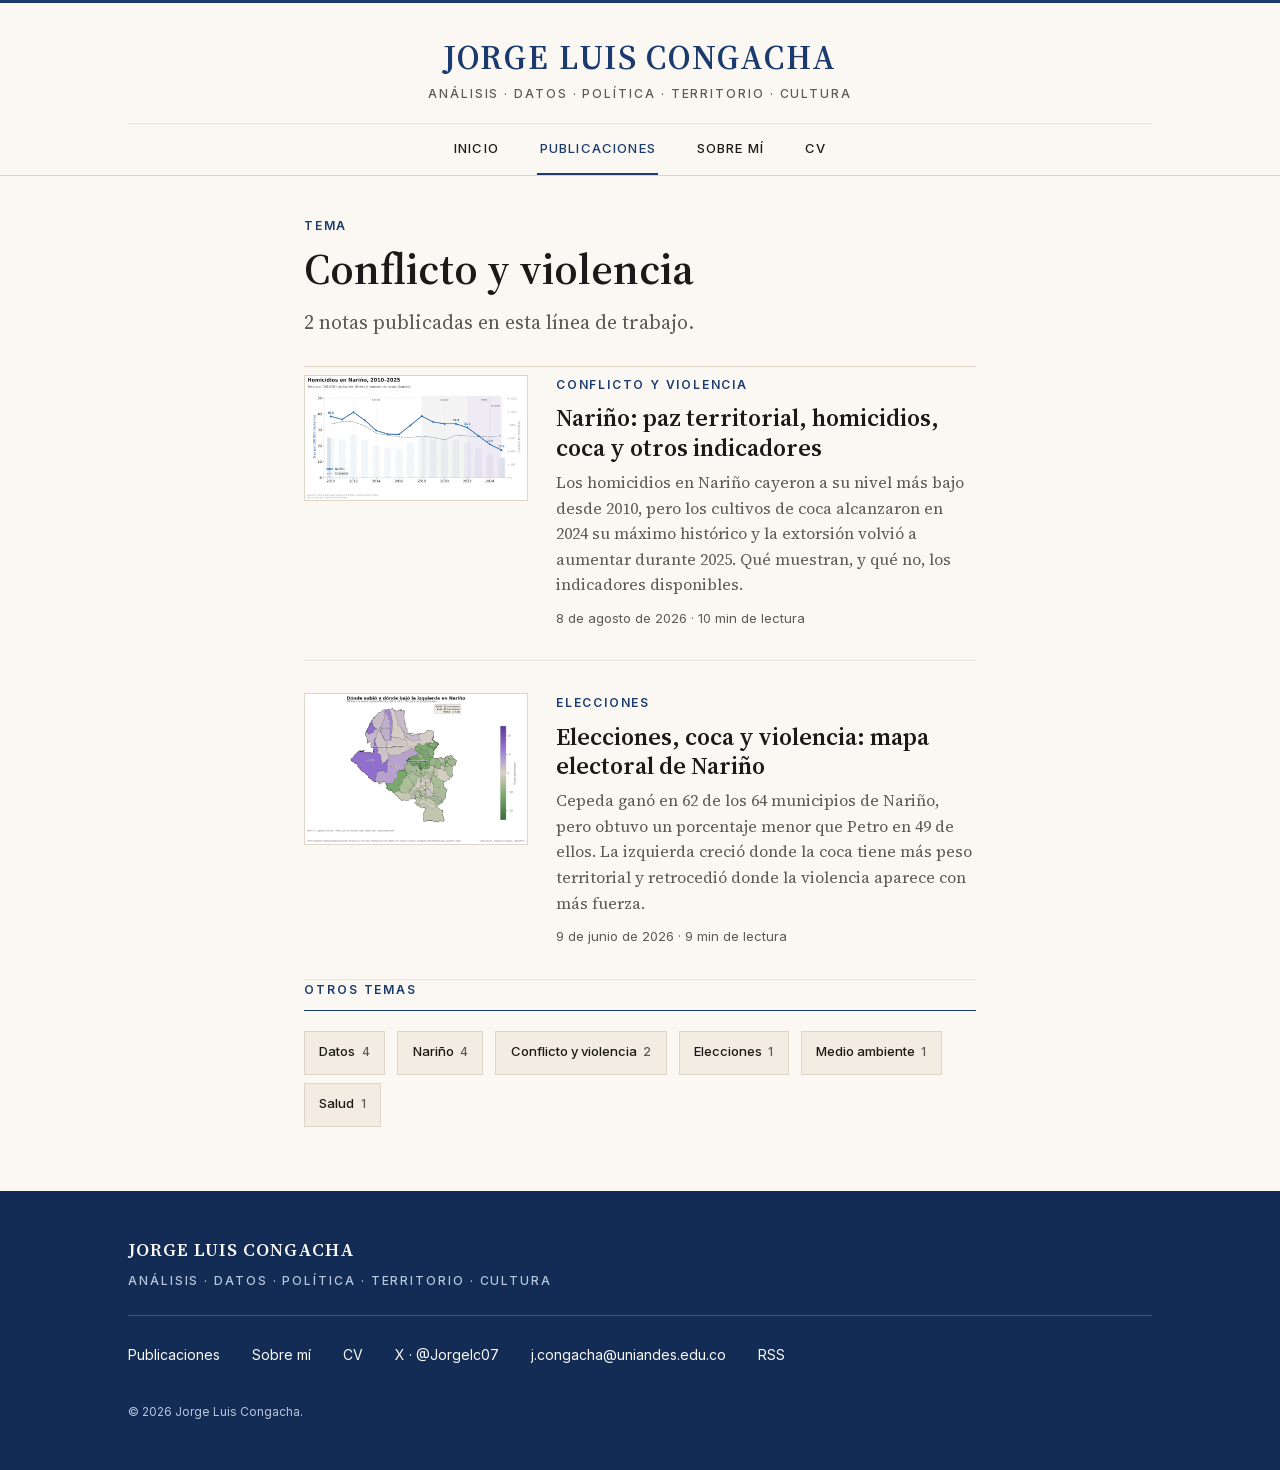
<file: docs/temas/conflicto-y-violencia/index.html>
<!doctype html>
<html lang="es">
<head>
<meta charset="utf-8">
<meta name="viewport" content="width=device-width, initial-scale=1">
<title>Conflicto y violencia · Jorge Luis Congacha</title>
<meta name="description" content="Notas de análisis sobre conflicto y violencia en Jorge Luis Congacha.">
<link rel="canonical" href="https://jorgelc07.github.io/temas/conflicto-y-violencia/">
<meta name="author" content="Jorge Luis Congacha">
<meta name="theme-color" content="#1B3B6F">

<meta property="og:type" content="website">
<meta property="og:site_name" content="Jorge Luis Congacha">
<meta property="og:locale" content="es_CO">
<meta property="og:title" content="Conflicto y violencia · Jorge Luis Congacha">
<meta property="og:description" content="Notas de análisis sobre conflicto y violencia en Jorge Luis Congacha.">
<meta property="og:url" content="https://jorgelc07.github.io/temas/conflicto-y-violencia/">
<meta property="og:image" content="https://jorgelc07.github.io/assets/img/social/portada.png">
<meta property="og:image:width" content="1200">
<meta property="og:image:height" content="630">
<meta property="og:image:alt" content="Conflicto y violencia · Jorge Luis Congacha">


<meta name="twitter:card" content="summary_large_image">
<meta name="twitter:title" content="Conflicto y violencia · Jorge Luis Congacha">
<meta name="twitter:description" content="Notas de análisis sobre conflicto y violencia en Jorge Luis Congacha.">
<meta name="twitter:image" content="https://jorgelc07.github.io/assets/img/social/portada.png">
<meta name="twitter:creator" content="@Jorgelc07">

<link rel="icon" href="../../favicon.svg" type="image/svg+xml">
<link rel="apple-touch-icon" href="../../assets/img/icono-180.png">
<link rel="alternate" type="application/rss+xml" title="Jorge Luis Congacha" href="../../feed.xml">
<link rel="preload" as="font" type="font/woff2" href="../../assets/fuentes/source-serif-4-normal-latin.woff2" crossorigin>
<link rel="stylesheet" href="../../assets/fuentes/fuentes.css">
<link rel="stylesheet" href="../../assets/css/estilo.css">
</head>
<body>
  <a class="saltar" href="#contenido">Saltar al contenido</a>
  <header class="masthead">
    <div class="contenedor">
      <p class="masthead__marca">
        <a href="../../index.html">Jorge Luis Congacha</a>
      </p>
      <p class="masthead__lema">Análisis · Datos · Política · Territorio · Cultura</p>
      <nav class="menu" aria-label="Secciones">
        <ul>
        <li><a href="../../index.html">Inicio</a></li>
        <li><a href="../../analisis/index.html" aria-current="page">Publicaciones</a></li>
        <li><a href="../../sobre-mi/index.html">Sobre mí</a></li>
        <li><a class="menu__cv" href="../../assets/documentos/cv-jorge-luis-congacha.pdf">CV</a></li>
        </ul>
      </nav>
    </div>
  </header>
  <main id="contenido">
    <div class="contenedor contenedor--estrecho">
      <header class="cabecera-seccion">
        <p class="antetitulo">Tema</p>
        <h1>Conflicto y violencia</h1>
        <p class="bajada">2 notas publicadas en esta línea de trabajo.</p>
      </header>
      <div class="lista-notas lista-notas--completa">
        <article class="resena">
      <a class="resena__imagen" href="../../articulos/narino-paz-territorial-homicidios-coca/index.html" tabindex="-1" aria-hidden="true">
        <img src="../../assets/img/graficos/fig01-homicidios-narino-colombia-2010-2025.png" alt="" loading="lazy" decoding="async">
      </a>
      <div class="resena__texto">
        <p class="antetitulo">Conflicto y violencia</p>
        <h3 class="resena__titulo"><a href="../../articulos/narino-paz-territorial-homicidios-coca/index.html">Nariño: paz territorial, homicidios, coca y otros indicadores</a></h3>
        <p class="resena__bajada">Los homicidios en Nariño cayeron a su nivel más bajo desde 2010, pero los cultivos de coca alcanzaron en 2024 su máximo histórico y la extorsión volvió a aumentar durante 2025. Qué muestran, y qué no, los indicadores disponibles.</p>
        <p class="metadatos"><time datetime="2026-08-08">8 de agosto de 2026</time> · 10 min de lectura</p>
      </div>
    </article>
        <article class="resena">
      <a class="resena__imagen" href="../../articulos/elecciones-coca-violencia-mapa-electoral-narino/index.html" tabindex="-1" aria-hidden="true">
        <img src="../../assets/img/graficos/elec01-mapa-cambio-izquierda-narino.png" alt="" loading="lazy" decoding="async">
      </a>
      <div class="resena__texto">
        <p class="antetitulo">Elecciones</p>
        <h3 class="resena__titulo"><a href="../../articulos/elecciones-coca-violencia-mapa-electoral-narino/index.html">Elecciones, coca y violencia: mapa electoral de Nariño</a></h3>
        <p class="resena__bajada">Cepeda ganó en 62 de los 64 municipios de Nariño, pero obtuvo un porcentaje menor que Petro en 49 de ellos. La izquierda creció donde la coca tiene más peso territorial y retrocedió donde la violencia aparece con más fuerza.</p>
        <p class="metadatos"><time datetime="2026-06-09">9 de junio de 2026</time> · 9 min de lectura</p>
      </div>
    </article>
      </div>
      <section class="seccion" aria-labelledby="otros-temas">
        <h2 class="seccion__titulo" id="otros-temas">Otros temas</h2>
        <ul class="temas">
      <li><a href="../../temas/datos/index.html">Datos <span>4</span></a></li>
      <li><a href="../../temas/narino/index.html">Nariño <span>4</span></a></li>
      <li><a href="../../temas/conflicto-y-violencia/index.html">Conflicto y violencia <span>2</span></a></li>
      <li><a href="../../temas/elecciones/index.html">Elecciones <span>1</span></a></li>
      <li><a href="../../temas/medio-ambiente/index.html">Medio ambiente <span>1</span></a></li>
      <li><a href="../../temas/salud/index.html">Salud <span>1</span></a></li>
    </ul>
      </section>
    </div>
  </main>
  <footer class="pie">
    <div class="contenedor">
      <p class="pie__marca">Jorge Luis Congacha</p>
      <p class="pie__lema">Análisis · Datos · Política · Territorio · Cultura</p>
      <ul class="pie__enlaces">
        <li><a href="../../analisis/index.html">Publicaciones</a></li>
        <li><a href="../../sobre-mi/index.html">Sobre mí</a></li>
        <li><a href="../../assets/documentos/cv-jorge-luis-congacha.pdf">CV</a></li>
        <li><a href="https://x.com/Jorgelc07" rel="me noopener">X · @Jorgelc07</a></li>
        <li><a href="mailto:j.congacha@uniandes.edu.co">j.congacha@uniandes.edu.co</a></li>
        <li><a href="../../feed.xml">RSS</a></li>
      </ul>
      <p class="pie__legal">© 2026 Jorge Luis Congacha.</p>
    </div>
  </footer>
</body>
</html>
</file>
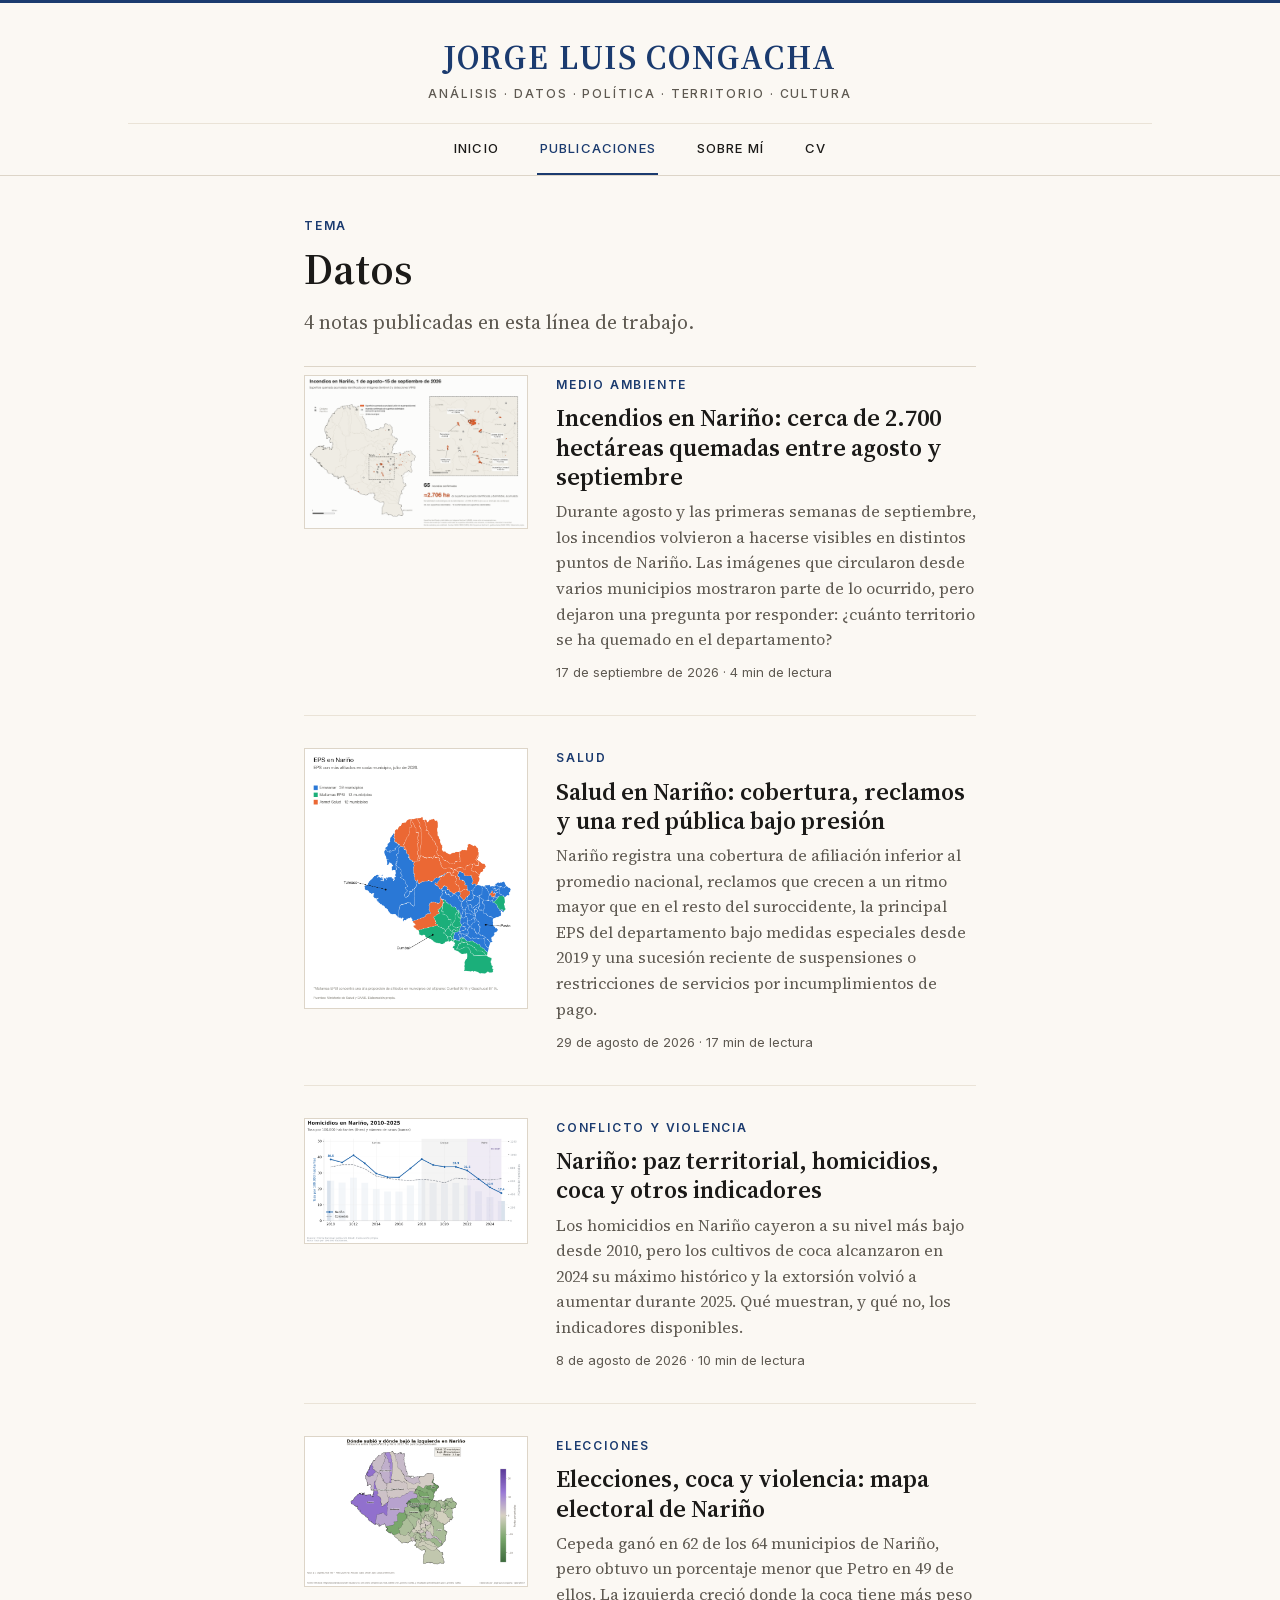
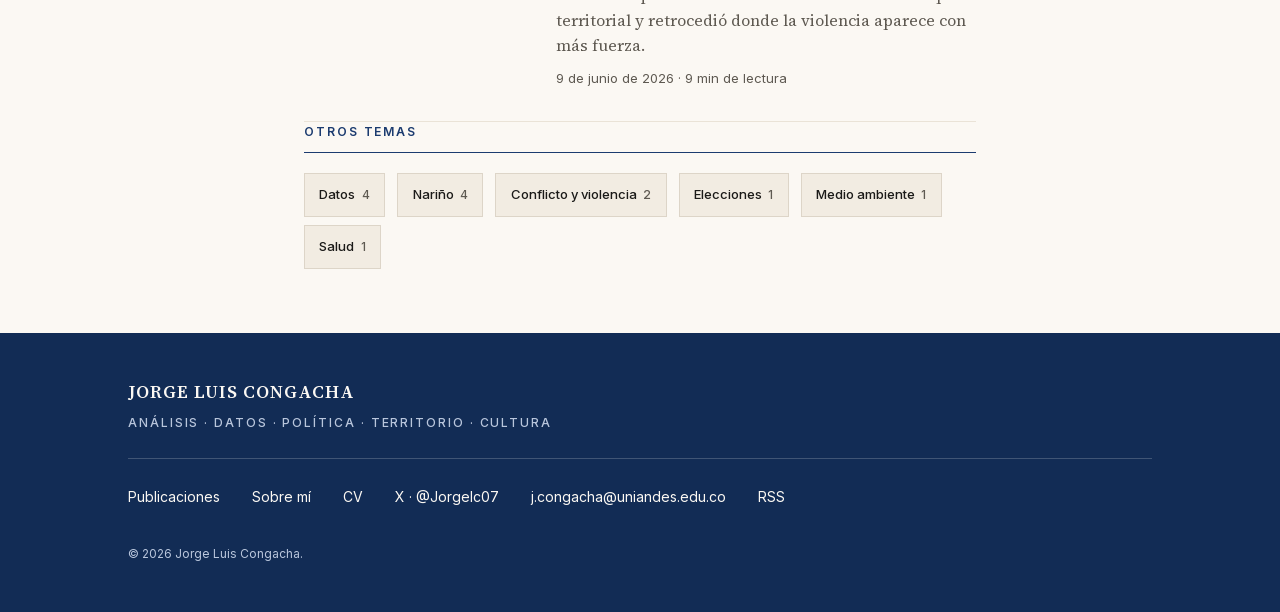
<file: docs/temas/datos/index.html>
<!doctype html>
<html lang="es">
<head>
<meta charset="utf-8">
<meta name="viewport" content="width=device-width, initial-scale=1">
<title>Datos · Jorge Luis Congacha</title>
<meta name="description" content="Notas de análisis sobre datos en Jorge Luis Congacha.">
<link rel="canonical" href="https://jorgelc07.github.io/temas/datos/">
<meta name="author" content="Jorge Luis Congacha">
<meta name="theme-color" content="#1B3B6F">

<meta property="og:type" content="website">
<meta property="og:site_name" content="Jorge Luis Congacha">
<meta property="og:locale" content="es_CO">
<meta property="og:title" content="Datos · Jorge Luis Congacha">
<meta property="og:description" content="Notas de análisis sobre datos en Jorge Luis Congacha.">
<meta property="og:url" content="https://jorgelc07.github.io/temas/datos/">
<meta property="og:image" content="https://jorgelc07.github.io/assets/img/social/portada.png">
<meta property="og:image:width" content="1200">
<meta property="og:image:height" content="630">
<meta property="og:image:alt" content="Datos · Jorge Luis Congacha">


<meta name="twitter:card" content="summary_large_image">
<meta name="twitter:title" content="Datos · Jorge Luis Congacha">
<meta name="twitter:description" content="Notas de análisis sobre datos en Jorge Luis Congacha.">
<meta name="twitter:image" content="https://jorgelc07.github.io/assets/img/social/portada.png">
<meta name="twitter:creator" content="@Jorgelc07">

<link rel="icon" href="../../favicon.svg" type="image/svg+xml">
<link rel="apple-touch-icon" href="../../assets/img/icono-180.png">
<link rel="alternate" type="application/rss+xml" title="Jorge Luis Congacha" href="../../feed.xml">
<link rel="preload" as="font" type="font/woff2" href="../../assets/fuentes/source-serif-4-normal-latin.woff2" crossorigin>
<link rel="stylesheet" href="../../assets/fuentes/fuentes.css">
<link rel="stylesheet" href="../../assets/css/estilo.css">
</head>
<body>
  <a class="saltar" href="#contenido">Saltar al contenido</a>
  <header class="masthead">
    <div class="contenedor">
      <p class="masthead__marca">
        <a href="../../index.html">Jorge Luis Congacha</a>
      </p>
      <p class="masthead__lema">Análisis · Datos · Política · Territorio · Cultura</p>
      <nav class="menu" aria-label="Secciones">
        <ul>
        <li><a href="../../index.html">Inicio</a></li>
        <li><a href="../../analisis/index.html" aria-current="page">Publicaciones</a></li>
        <li><a href="../../sobre-mi/index.html">Sobre mí</a></li>
        <li><a class="menu__cv" href="../../assets/documentos/cv-jorge-luis-congacha.pdf">CV</a></li>
        </ul>
      </nav>
    </div>
  </header>
  <main id="contenido">
    <div class="contenedor contenedor--estrecho">
      <header class="cabecera-seccion">
        <p class="antetitulo">Tema</p>
        <h1>Datos</h1>
        <p class="bajada">4 notas publicadas en esta línea de trabajo.</p>
      </header>
      <div class="lista-notas lista-notas--completa">
        <article class="resena">
      <a class="resena__imagen" href="../../articulos/incendios-narino-hectareas-quemadas-agosto-septiembre/index.html" tabindex="-1" aria-hidden="true">
        <img src="../../assets/img/graficos/inc01-incendios-narino-acumulado-agosto-septiembre-2026.png" alt="" loading="lazy" decoding="async">
      </a>
      <div class="resena__texto">
        <p class="antetitulo">Medio ambiente</p>
        <h3 class="resena__titulo"><a href="../../articulos/incendios-narino-hectareas-quemadas-agosto-septiembre/index.html">Incendios en Nariño: cerca de 2.700 hectáreas quemadas entre agosto y septiembre</a></h3>
        <p class="resena__bajada">Durante agosto y las primeras semanas de septiembre, los incendios volvieron a hacerse visibles en distintos puntos de Nariño. Las imágenes que circularon desde varios municipios mostraron parte de lo ocurrido, pero dejaron una pregunta por responder: ¿cuánto territorio se ha quemado en el departamento?</p>
        <p class="metadatos"><time datetime="2026-09-17">17 de septiembre de 2026</time> · 4 min de lectura</p>
      </div>
    </article>
        <article class="resena">
      <a class="resena__imagen" href="../../articulos/salud-narino-cobertura-reclamos-red-publica/index.html" tabindex="-1" aria-hidden="true">
        <img src="../../assets/img/graficos/sal03-eps-con-mas-afiliados-por-municipio.png" alt="" loading="lazy" decoding="async">
      </a>
      <div class="resena__texto">
        <p class="antetitulo">Salud</p>
        <h3 class="resena__titulo"><a href="../../articulos/salud-narino-cobertura-reclamos-red-publica/index.html">Salud en Nariño: cobertura, reclamos y una red pública bajo presión</a></h3>
        <p class="resena__bajada">Nariño registra una cobertura de afiliación inferior al promedio nacional, reclamos que crecen a un ritmo mayor que en el resto del suroccidente, la principal EPS del departamento bajo medidas especiales desde 2019 y una sucesión reciente de suspensiones o restricciones de servicios por incumplimientos de pago.</p>
        <p class="metadatos"><time datetime="2026-08-29">29 de agosto de 2026</time> · 17 min de lectura</p>
      </div>
    </article>
        <article class="resena">
      <a class="resena__imagen" href="../../articulos/narino-paz-territorial-homicidios-coca/index.html" tabindex="-1" aria-hidden="true">
        <img src="../../assets/img/graficos/fig01-homicidios-narino-colombia-2010-2025.png" alt="" loading="lazy" decoding="async">
      </a>
      <div class="resena__texto">
        <p class="antetitulo">Conflicto y violencia</p>
        <h3 class="resena__titulo"><a href="../../articulos/narino-paz-territorial-homicidios-coca/index.html">Nariño: paz territorial, homicidios, coca y otros indicadores</a></h3>
        <p class="resena__bajada">Los homicidios en Nariño cayeron a su nivel más bajo desde 2010, pero los cultivos de coca alcanzaron en 2024 su máximo histórico y la extorsión volvió a aumentar durante 2025. Qué muestran, y qué no, los indicadores disponibles.</p>
        <p class="metadatos"><time datetime="2026-08-08">8 de agosto de 2026</time> · 10 min de lectura</p>
      </div>
    </article>
        <article class="resena">
      <a class="resena__imagen" href="../../articulos/elecciones-coca-violencia-mapa-electoral-narino/index.html" tabindex="-1" aria-hidden="true">
        <img src="../../assets/img/graficos/elec01-mapa-cambio-izquierda-narino.png" alt="" loading="lazy" decoding="async">
      </a>
      <div class="resena__texto">
        <p class="antetitulo">Elecciones</p>
        <h3 class="resena__titulo"><a href="../../articulos/elecciones-coca-violencia-mapa-electoral-narino/index.html">Elecciones, coca y violencia: mapa electoral de Nariño</a></h3>
        <p class="resena__bajada">Cepeda ganó en 62 de los 64 municipios de Nariño, pero obtuvo un porcentaje menor que Petro en 49 de ellos. La izquierda creció donde la coca tiene más peso territorial y retrocedió donde la violencia aparece con más fuerza.</p>
        <p class="metadatos"><time datetime="2026-06-09">9 de junio de 2026</time> · 9 min de lectura</p>
      </div>
    </article>
      </div>
      <section class="seccion" aria-labelledby="otros-temas">
        <h2 class="seccion__titulo" id="otros-temas">Otros temas</h2>
        <ul class="temas">
      <li><a href="../../temas/datos/index.html">Datos <span>4</span></a></li>
      <li><a href="../../temas/narino/index.html">Nariño <span>4</span></a></li>
      <li><a href="../../temas/conflicto-y-violencia/index.html">Conflicto y violencia <span>2</span></a></li>
      <li><a href="../../temas/elecciones/index.html">Elecciones <span>1</span></a></li>
      <li><a href="../../temas/medio-ambiente/index.html">Medio ambiente <span>1</span></a></li>
      <li><a href="../../temas/salud/index.html">Salud <span>1</span></a></li>
    </ul>
      </section>
    </div>
  </main>
  <footer class="pie">
    <div class="contenedor">
      <p class="pie__marca">Jorge Luis Congacha</p>
      <p class="pie__lema">Análisis · Datos · Política · Territorio · Cultura</p>
      <ul class="pie__enlaces">
        <li><a href="../../analisis/index.html">Publicaciones</a></li>
        <li><a href="../../sobre-mi/index.html">Sobre mí</a></li>
        <li><a href="../../assets/documentos/cv-jorge-luis-congacha.pdf">CV</a></li>
        <li><a href="https://x.com/Jorgelc07" rel="me noopener">X · @Jorgelc07</a></li>
        <li><a href="mailto:j.congacha@uniandes.edu.co">j.congacha@uniandes.edu.co</a></li>
        <li><a href="../../feed.xml">RSS</a></li>
      </ul>
      <p class="pie__legal">© 2026 Jorge Luis Congacha.</p>
    </div>
  </footer>
</body>
</html>
</file>
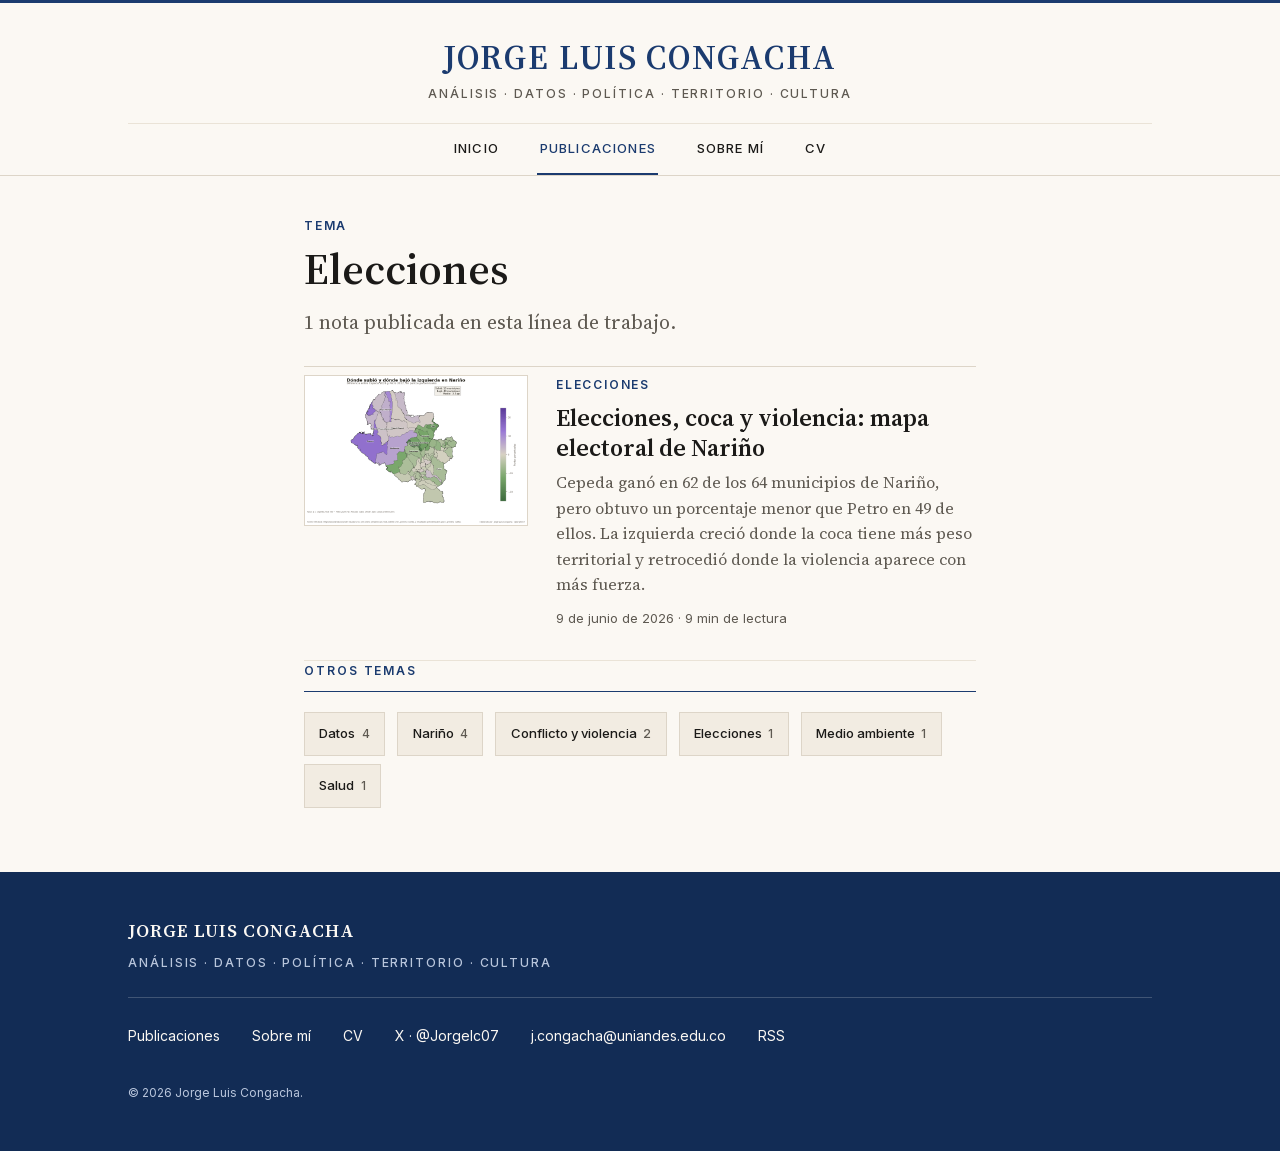
<file: docs/temas/elecciones/index.html>
<!doctype html>
<html lang="es">
<head>
<meta charset="utf-8">
<meta name="viewport" content="width=device-width, initial-scale=1">
<title>Elecciones · Jorge Luis Congacha</title>
<meta name="description" content="Notas de análisis sobre elecciones en Jorge Luis Congacha.">
<link rel="canonical" href="https://jorgelc07.github.io/temas/elecciones/">
<meta name="author" content="Jorge Luis Congacha">
<meta name="theme-color" content="#1B3B6F">

<meta property="og:type" content="website">
<meta property="og:site_name" content="Jorge Luis Congacha">
<meta property="og:locale" content="es_CO">
<meta property="og:title" content="Elecciones · Jorge Luis Congacha">
<meta property="og:description" content="Notas de análisis sobre elecciones en Jorge Luis Congacha.">
<meta property="og:url" content="https://jorgelc07.github.io/temas/elecciones/">
<meta property="og:image" content="https://jorgelc07.github.io/assets/img/social/portada.png">
<meta property="og:image:width" content="1200">
<meta property="og:image:height" content="630">
<meta property="og:image:alt" content="Elecciones · Jorge Luis Congacha">


<meta name="twitter:card" content="summary_large_image">
<meta name="twitter:title" content="Elecciones · Jorge Luis Congacha">
<meta name="twitter:description" content="Notas de análisis sobre elecciones en Jorge Luis Congacha.">
<meta name="twitter:image" content="https://jorgelc07.github.io/assets/img/social/portada.png">
<meta name="twitter:creator" content="@Jorgelc07">

<link rel="icon" href="../../favicon.svg" type="image/svg+xml">
<link rel="apple-touch-icon" href="../../assets/img/icono-180.png">
<link rel="alternate" type="application/rss+xml" title="Jorge Luis Congacha" href="../../feed.xml">
<link rel="preload" as="font" type="font/woff2" href="../../assets/fuentes/source-serif-4-normal-latin.woff2" crossorigin>
<link rel="stylesheet" href="../../assets/fuentes/fuentes.css">
<link rel="stylesheet" href="../../assets/css/estilo.css">
</head>
<body>
  <a class="saltar" href="#contenido">Saltar al contenido</a>
  <header class="masthead">
    <div class="contenedor">
      <p class="masthead__marca">
        <a href="../../index.html">Jorge Luis Congacha</a>
      </p>
      <p class="masthead__lema">Análisis · Datos · Política · Territorio · Cultura</p>
      <nav class="menu" aria-label="Secciones">
        <ul>
        <li><a href="../../index.html">Inicio</a></li>
        <li><a href="../../analisis/index.html" aria-current="page">Publicaciones</a></li>
        <li><a href="../../sobre-mi/index.html">Sobre mí</a></li>
        <li><a class="menu__cv" href="../../assets/documentos/cv-jorge-luis-congacha.pdf">CV</a></li>
        </ul>
      </nav>
    </div>
  </header>
  <main id="contenido">
    <div class="contenedor contenedor--estrecho">
      <header class="cabecera-seccion">
        <p class="antetitulo">Tema</p>
        <h1>Elecciones</h1>
        <p class="bajada">1 nota publicada en esta línea de trabajo.</p>
      </header>
      <div class="lista-notas lista-notas--completa">
        <article class="resena">
      <a class="resena__imagen" href="../../articulos/elecciones-coca-violencia-mapa-electoral-narino/index.html" tabindex="-1" aria-hidden="true">
        <img src="../../assets/img/graficos/elec01-mapa-cambio-izquierda-narino.png" alt="" loading="lazy" decoding="async">
      </a>
      <div class="resena__texto">
        <p class="antetitulo">Elecciones</p>
        <h3 class="resena__titulo"><a href="../../articulos/elecciones-coca-violencia-mapa-electoral-narino/index.html">Elecciones, coca y violencia: mapa electoral de Nariño</a></h3>
        <p class="resena__bajada">Cepeda ganó en 62 de los 64 municipios de Nariño, pero obtuvo un porcentaje menor que Petro en 49 de ellos. La izquierda creció donde la coca tiene más peso territorial y retrocedió donde la violencia aparece con más fuerza.</p>
        <p class="metadatos"><time datetime="2026-06-09">9 de junio de 2026</time> · 9 min de lectura</p>
      </div>
    </article>
      </div>
      <section class="seccion" aria-labelledby="otros-temas">
        <h2 class="seccion__titulo" id="otros-temas">Otros temas</h2>
        <ul class="temas">
      <li><a href="../../temas/datos/index.html">Datos <span>4</span></a></li>
      <li><a href="../../temas/narino/index.html">Nariño <span>4</span></a></li>
      <li><a href="../../temas/conflicto-y-violencia/index.html">Conflicto y violencia <span>2</span></a></li>
      <li><a href="../../temas/elecciones/index.html">Elecciones <span>1</span></a></li>
      <li><a href="../../temas/medio-ambiente/index.html">Medio ambiente <span>1</span></a></li>
      <li><a href="../../temas/salud/index.html">Salud <span>1</span></a></li>
    </ul>
      </section>
    </div>
  </main>
  <footer class="pie">
    <div class="contenedor">
      <p class="pie__marca">Jorge Luis Congacha</p>
      <p class="pie__lema">Análisis · Datos · Política · Territorio · Cultura</p>
      <ul class="pie__enlaces">
        <li><a href="../../analisis/index.html">Publicaciones</a></li>
        <li><a href="../../sobre-mi/index.html">Sobre mí</a></li>
        <li><a href="../../assets/documentos/cv-jorge-luis-congacha.pdf">CV</a></li>
        <li><a href="https://x.com/Jorgelc07" rel="me noopener">X · @Jorgelc07</a></li>
        <li><a href="mailto:j.congacha@uniandes.edu.co">j.congacha@uniandes.edu.co</a></li>
        <li><a href="../../feed.xml">RSS</a></li>
      </ul>
      <p class="pie__legal">© 2026 Jorge Luis Congacha.</p>
    </div>
  </footer>
</body>
</html>
</file>
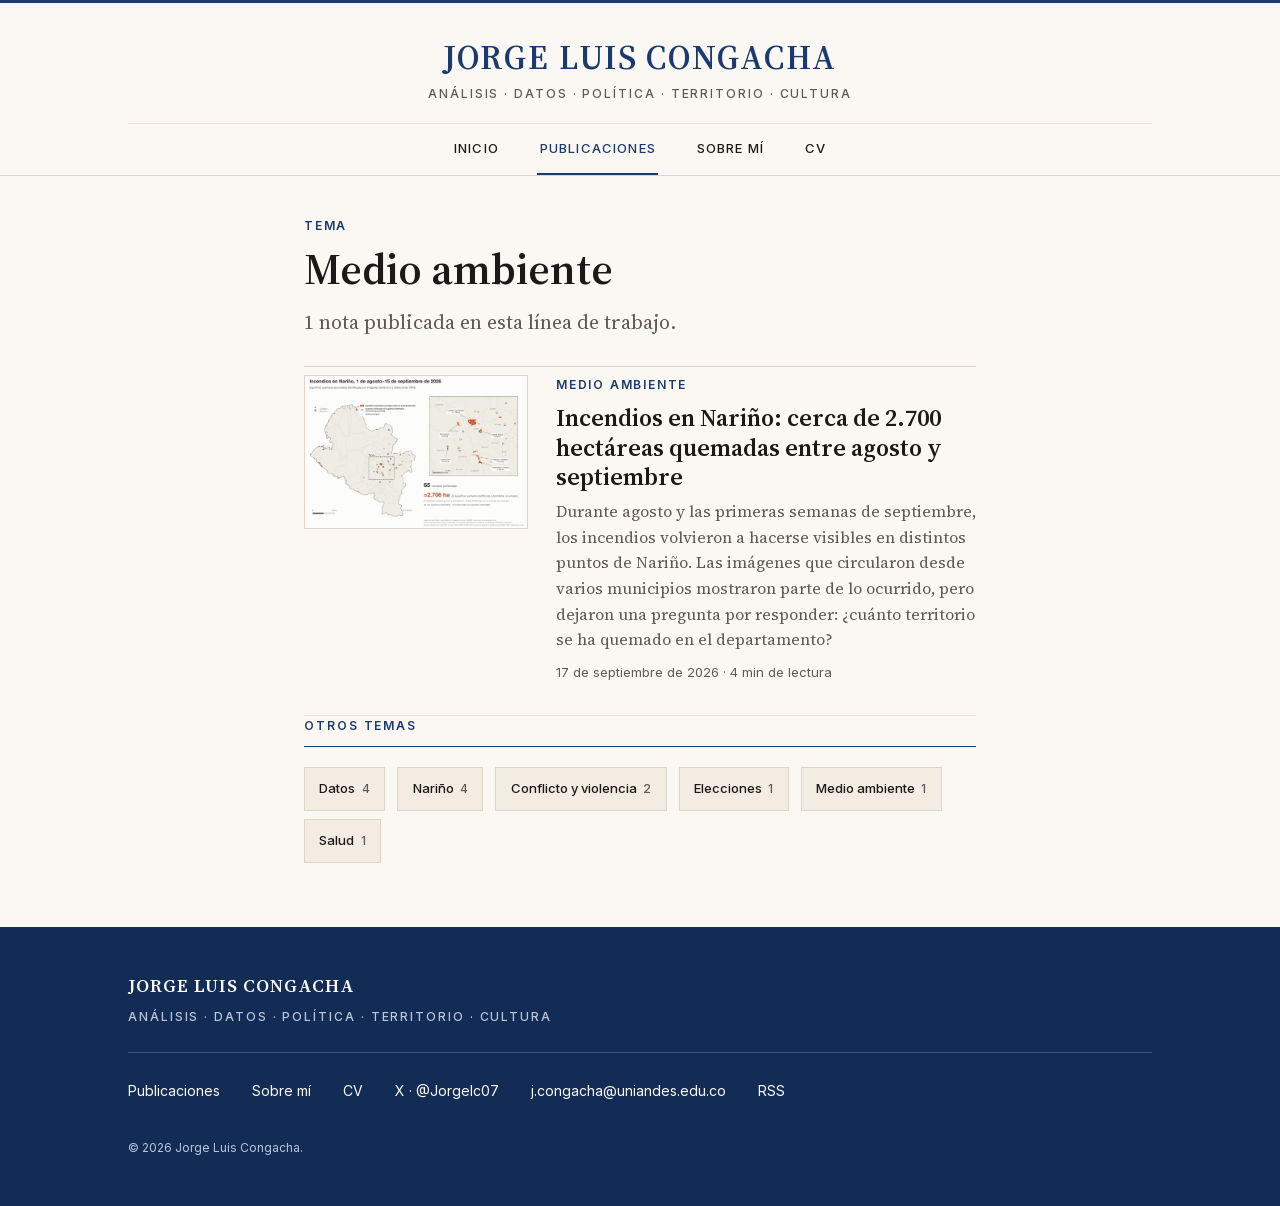
<file: docs/temas/medio-ambiente/index.html>
<!doctype html>
<html lang="es">
<head>
<meta charset="utf-8">
<meta name="viewport" content="width=device-width, initial-scale=1">
<title>Medio ambiente · Jorge Luis Congacha</title>
<meta name="description" content="Notas de análisis sobre medio ambiente en Jorge Luis Congacha.">
<link rel="canonical" href="https://jorgelc07.github.io/temas/medio-ambiente/">
<meta name="author" content="Jorge Luis Congacha">
<meta name="theme-color" content="#1B3B6F">

<meta property="og:type" content="website">
<meta property="og:site_name" content="Jorge Luis Congacha">
<meta property="og:locale" content="es_CO">
<meta property="og:title" content="Medio ambiente · Jorge Luis Congacha">
<meta property="og:description" content="Notas de análisis sobre medio ambiente en Jorge Luis Congacha.">
<meta property="og:url" content="https://jorgelc07.github.io/temas/medio-ambiente/">
<meta property="og:image" content="https://jorgelc07.github.io/assets/img/social/portada.png">
<meta property="og:image:width" content="1200">
<meta property="og:image:height" content="630">
<meta property="og:image:alt" content="Medio ambiente · Jorge Luis Congacha">


<meta name="twitter:card" content="summary_large_image">
<meta name="twitter:title" content="Medio ambiente · Jorge Luis Congacha">
<meta name="twitter:description" content="Notas de análisis sobre medio ambiente en Jorge Luis Congacha.">
<meta name="twitter:image" content="https://jorgelc07.github.io/assets/img/social/portada.png">
<meta name="twitter:creator" content="@Jorgelc07">

<link rel="icon" href="../../favicon.svg" type="image/svg+xml">
<link rel="apple-touch-icon" href="../../assets/img/icono-180.png">
<link rel="alternate" type="application/rss+xml" title="Jorge Luis Congacha" href="../../feed.xml">
<link rel="preload" as="font" type="font/woff2" href="../../assets/fuentes/source-serif-4-normal-latin.woff2" crossorigin>
<link rel="stylesheet" href="../../assets/fuentes/fuentes.css">
<link rel="stylesheet" href="../../assets/css/estilo.css">
</head>
<body>
  <a class="saltar" href="#contenido">Saltar al contenido</a>
  <header class="masthead">
    <div class="contenedor">
      <p class="masthead__marca">
        <a href="../../index.html">Jorge Luis Congacha</a>
      </p>
      <p class="masthead__lema">Análisis · Datos · Política · Territorio · Cultura</p>
      <nav class="menu" aria-label="Secciones">
        <ul>
        <li><a href="../../index.html">Inicio</a></li>
        <li><a href="../../analisis/index.html" aria-current="page">Publicaciones</a></li>
        <li><a href="../../sobre-mi/index.html">Sobre mí</a></li>
        <li><a class="menu__cv" href="../../assets/documentos/cv-jorge-luis-congacha.pdf">CV</a></li>
        </ul>
      </nav>
    </div>
  </header>
  <main id="contenido">
    <div class="contenedor contenedor--estrecho">
      <header class="cabecera-seccion">
        <p class="antetitulo">Tema</p>
        <h1>Medio ambiente</h1>
        <p class="bajada">1 nota publicada en esta línea de trabajo.</p>
      </header>
      <div class="lista-notas lista-notas--completa">
        <article class="resena">
      <a class="resena__imagen" href="../../articulos/incendios-narino-hectareas-quemadas-agosto-septiembre/index.html" tabindex="-1" aria-hidden="true">
        <img src="../../assets/img/graficos/inc01-incendios-narino-acumulado-agosto-septiembre-2026.png" alt="" loading="lazy" decoding="async">
      </a>
      <div class="resena__texto">
        <p class="antetitulo">Medio ambiente</p>
        <h3 class="resena__titulo"><a href="../../articulos/incendios-narino-hectareas-quemadas-agosto-septiembre/index.html">Incendios en Nariño: cerca de 2.700 hectáreas quemadas entre agosto y septiembre</a></h3>
        <p class="resena__bajada">Durante agosto y las primeras semanas de septiembre, los incendios volvieron a hacerse visibles en distintos puntos de Nariño. Las imágenes que circularon desde varios municipios mostraron parte de lo ocurrido, pero dejaron una pregunta por responder: ¿cuánto territorio se ha quemado en el departamento?</p>
        <p class="metadatos"><time datetime="2026-09-17">17 de septiembre de 2026</time> · 4 min de lectura</p>
      </div>
    </article>
      </div>
      <section class="seccion" aria-labelledby="otros-temas">
        <h2 class="seccion__titulo" id="otros-temas">Otros temas</h2>
        <ul class="temas">
      <li><a href="../../temas/datos/index.html">Datos <span>4</span></a></li>
      <li><a href="../../temas/narino/index.html">Nariño <span>4</span></a></li>
      <li><a href="../../temas/conflicto-y-violencia/index.html">Conflicto y violencia <span>2</span></a></li>
      <li><a href="../../temas/elecciones/index.html">Elecciones <span>1</span></a></li>
      <li><a href="../../temas/medio-ambiente/index.html">Medio ambiente <span>1</span></a></li>
      <li><a href="../../temas/salud/index.html">Salud <span>1</span></a></li>
    </ul>
      </section>
    </div>
  </main>
  <footer class="pie">
    <div class="contenedor">
      <p class="pie__marca">Jorge Luis Congacha</p>
      <p class="pie__lema">Análisis · Datos · Política · Territorio · Cultura</p>
      <ul class="pie__enlaces">
        <li><a href="../../analisis/index.html">Publicaciones</a></li>
        <li><a href="../../sobre-mi/index.html">Sobre mí</a></li>
        <li><a href="../../assets/documentos/cv-jorge-luis-congacha.pdf">CV</a></li>
        <li><a href="https://x.com/Jorgelc07" rel="me noopener">X · @Jorgelc07</a></li>
        <li><a href="mailto:j.congacha@uniandes.edu.co">j.congacha@uniandes.edu.co</a></li>
        <li><a href="../../feed.xml">RSS</a></li>
      </ul>
      <p class="pie__legal">© 2026 Jorge Luis Congacha.</p>
    </div>
  </footer>
</body>
</html>
</file>
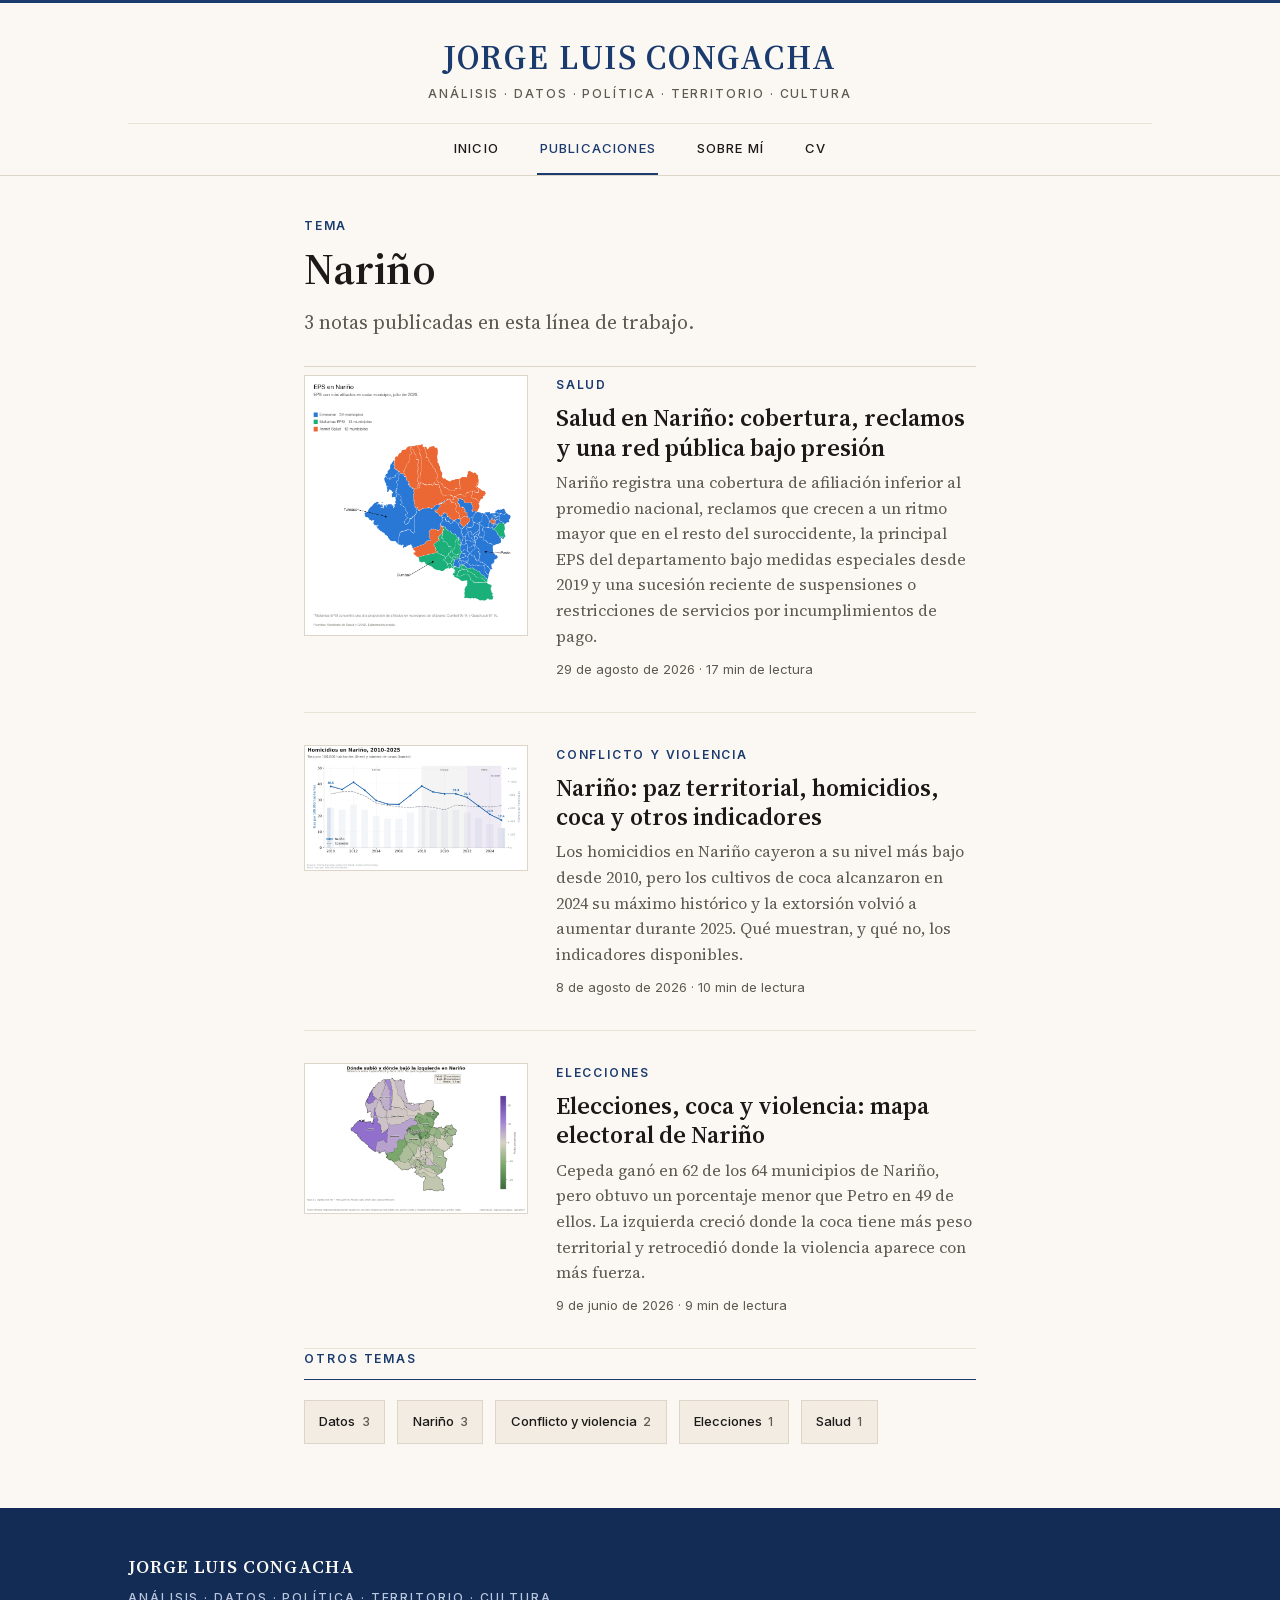
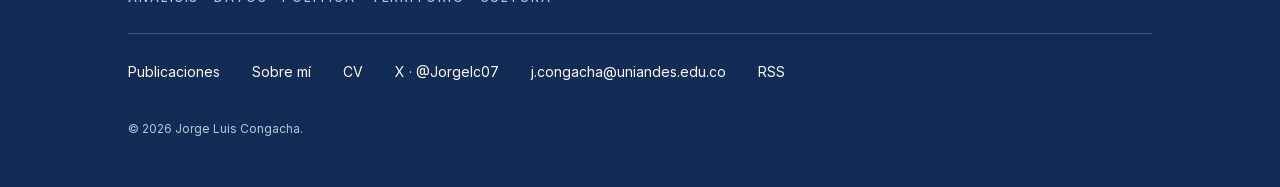
<file: docs/temas/narino/index.html>
<!doctype html>
<html lang="es">
<head>
<meta charset="utf-8">
<meta name="viewport" content="width=device-width, initial-scale=1">
<title>Nariño · Jorge Luis Congacha</title>
<meta name="description" content="Notas de análisis sobre nariño en Jorge Luis Congacha.">
<link rel="canonical" href="https://jorgelc07.github.io/temas/narino/">
<meta name="author" content="Jorge Luis Congacha">
<meta name="theme-color" content="#1B3B6F">

<meta property="og:type" content="website">
<meta property="og:site_name" content="Jorge Luis Congacha">
<meta property="og:locale" content="es_CO">
<meta property="og:title" content="Nariño · Jorge Luis Congacha">
<meta property="og:description" content="Notas de análisis sobre nariño en Jorge Luis Congacha.">
<meta property="og:url" content="https://jorgelc07.github.io/temas/narino/">
<meta property="og:image" content="https://jorgelc07.github.io/assets/img/social/portada.png">
<meta property="og:image:width" content="1200">
<meta property="og:image:height" content="630">
<meta property="og:image:alt" content="Nariño · Jorge Luis Congacha">


<meta name="twitter:card" content="summary_large_image">
<meta name="twitter:title" content="Nariño · Jorge Luis Congacha">
<meta name="twitter:description" content="Notas de análisis sobre nariño en Jorge Luis Congacha.">
<meta name="twitter:image" content="https://jorgelc07.github.io/assets/img/social/portada.png">
<meta name="twitter:creator" content="@Jorgelc07">

<link rel="icon" href="../../favicon.svg" type="image/svg+xml">
<link rel="apple-touch-icon" href="../../assets/img/icono-180.png">
<link rel="alternate" type="application/rss+xml" title="Jorge Luis Congacha" href="../../feed.xml">
<link rel="preload" as="font" type="font/woff2" href="../../assets/fuentes/source-serif-4-normal-latin.woff2" crossorigin>
<link rel="stylesheet" href="../../assets/fuentes/fuentes.css">
<link rel="stylesheet" href="../../assets/css/estilo.css">
</head>
<body>
  <a class="saltar" href="#contenido">Saltar al contenido</a>
  <header class="masthead">
    <div class="contenedor">
      <p class="masthead__marca">
        <a href="../../index.html">Jorge Luis Congacha</a>
      </p>
      <p class="masthead__lema">Análisis · Datos · Política · Territorio · Cultura</p>
      <nav class="menu" aria-label="Secciones">
        <ul>
        <li><a href="../../index.html">Inicio</a></li>
        <li><a href="../../analisis/index.html" aria-current="page">Publicaciones</a></li>
        <li><a href="../../sobre-mi/index.html">Sobre mí</a></li>
        <li><a class="menu__cv" href="../../assets/documentos/cv-jorge-luis-congacha.pdf">CV</a></li>
        </ul>
      </nav>
    </div>
  </header>
  <main id="contenido">
    <div class="contenedor contenedor--estrecho">
      <header class="cabecera-seccion">
        <p class="antetitulo">Tema</p>
        <h1>Nariño</h1>
        <p class="bajada">3 notas publicadas en esta línea de trabajo.</p>
      </header>
      <div class="lista-notas lista-notas--completa">
        <article class="resena">
      <a class="resena__imagen" href="../../articulos/salud-narino-cobertura-reclamos-red-publica/index.html" tabindex="-1" aria-hidden="true">
        <img src="../../assets/img/graficos/sal03-eps-con-mas-afiliados-por-municipio.png" alt="" loading="lazy" decoding="async">
      </a>
      <div class="resena__texto">
        <p class="antetitulo">Salud</p>
        <h3 class="resena__titulo"><a href="../../articulos/salud-narino-cobertura-reclamos-red-publica/index.html">Salud en Nariño: cobertura, reclamos y una red pública bajo presión</a></h3>
        <p class="resena__bajada">Nariño registra una cobertura de afiliación inferior al promedio nacional, reclamos que crecen a un ritmo mayor que en el resto del suroccidente, la principal EPS del departamento bajo medidas especiales desde 2019 y una sucesión reciente de suspensiones o restricciones de servicios por incumplimientos de pago.</p>
        <p class="metadatos"><time datetime="2026-08-29">29 de agosto de 2026</time> · 17 min de lectura</p>
      </div>
    </article>
        <article class="resena">
      <a class="resena__imagen" href="../../articulos/narino-paz-territorial-homicidios-coca/index.html" tabindex="-1" aria-hidden="true">
        <img src="../../assets/img/graficos/fig01-homicidios-narino-colombia-2010-2025.png" alt="" loading="lazy" decoding="async">
      </a>
      <div class="resena__texto">
        <p class="antetitulo">Conflicto y violencia</p>
        <h3 class="resena__titulo"><a href="../../articulos/narino-paz-territorial-homicidios-coca/index.html">Nariño: paz territorial, homicidios, coca y otros indicadores</a></h3>
        <p class="resena__bajada">Los homicidios en Nariño cayeron a su nivel más bajo desde 2010, pero los cultivos de coca alcanzaron en 2024 su máximo histórico y la extorsión volvió a aumentar durante 2025. Qué muestran, y qué no, los indicadores disponibles.</p>
        <p class="metadatos"><time datetime="2026-08-08">8 de agosto de 2026</time> · 10 min de lectura</p>
      </div>
    </article>
        <article class="resena">
      <a class="resena__imagen" href="../../articulos/elecciones-coca-violencia-mapa-electoral-narino/index.html" tabindex="-1" aria-hidden="true">
        <img src="../../assets/img/graficos/elec01-mapa-cambio-izquierda-narino.png" alt="" loading="lazy" decoding="async">
      </a>
      <div class="resena__texto">
        <p class="antetitulo">Elecciones</p>
        <h3 class="resena__titulo"><a href="../../articulos/elecciones-coca-violencia-mapa-electoral-narino/index.html">Elecciones, coca y violencia: mapa electoral de Nariño</a></h3>
        <p class="resena__bajada">Cepeda ganó en 62 de los 64 municipios de Nariño, pero obtuvo un porcentaje menor que Petro en 49 de ellos. La izquierda creció donde la coca tiene más peso territorial y retrocedió donde la violencia aparece con más fuerza.</p>
        <p class="metadatos"><time datetime="2026-06-09">9 de junio de 2026</time> · 9 min de lectura</p>
      </div>
    </article>
      </div>
      <section class="seccion" aria-labelledby="otros-temas">
        <h2 class="seccion__titulo" id="otros-temas">Otros temas</h2>
        <ul class="temas">
      <li><a href="../../temas/datos/index.html">Datos <span>3</span></a></li>
      <li><a href="../../temas/narino/index.html">Nariño <span>3</span></a></li>
      <li><a href="../../temas/conflicto-y-violencia/index.html">Conflicto y violencia <span>2</span></a></li>
      <li><a href="../../temas/elecciones/index.html">Elecciones <span>1</span></a></li>
      <li><a href="../../temas/salud/index.html">Salud <span>1</span></a></li>
    </ul>
      </section>
    </div>
  </main>
  <footer class="pie">
    <div class="contenedor">
      <p class="pie__marca">Jorge Luis Congacha</p>
      <p class="pie__lema">Análisis · Datos · Política · Territorio · Cultura</p>
      <ul class="pie__enlaces">
        <li><a href="../../analisis/index.html">Publicaciones</a></li>
        <li><a href="../../sobre-mi/index.html">Sobre mí</a></li>
        <li><a href="../../assets/documentos/cv-jorge-luis-congacha.pdf">CV</a></li>
        <li><a href="https://x.com/Jorgelc07" rel="me noopener">X · @Jorgelc07</a></li>
        <li><a href="mailto:j.congacha@uniandes.edu.co">j.congacha@uniandes.edu.co</a></li>
        <li><a href="../../feed.xml">RSS</a></li>
      </ul>
      <p class="pie__legal">© 2026 Jorge Luis Congacha.</p>
    </div>
  </footer>
</body>
</html>
</file>
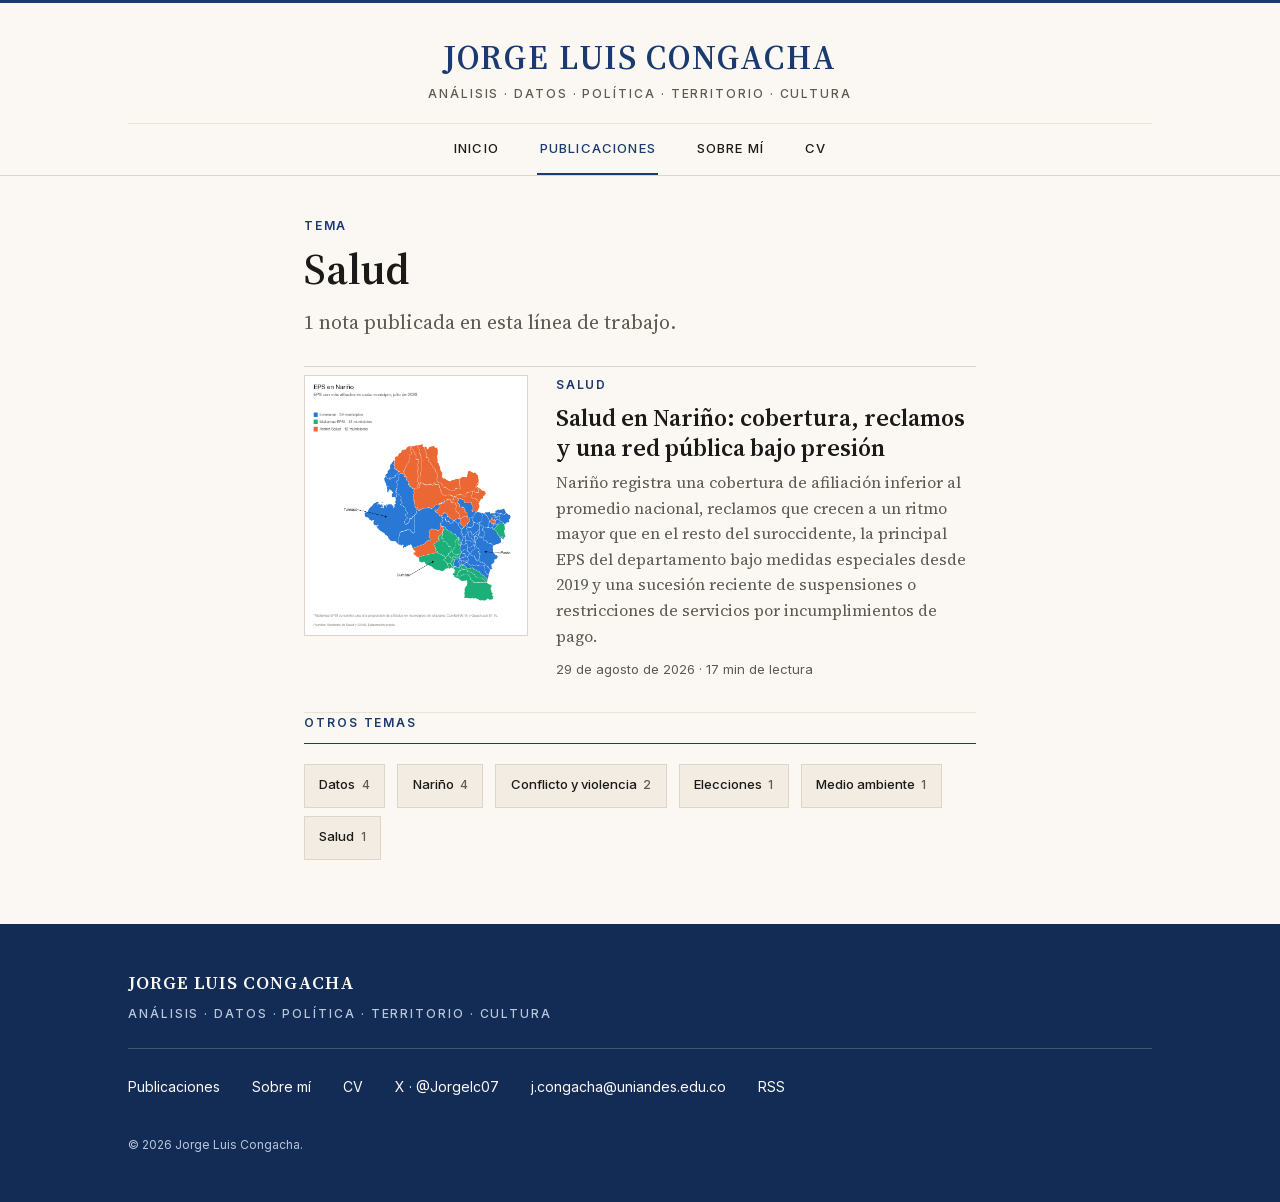
<file: docs/temas/salud/index.html>
<!doctype html>
<html lang="es">
<head>
<meta charset="utf-8">
<meta name="viewport" content="width=device-width, initial-scale=1">
<title>Salud · Jorge Luis Congacha</title>
<meta name="description" content="Notas de análisis sobre salud en Jorge Luis Congacha.">
<link rel="canonical" href="https://jorgelc07.github.io/temas/salud/">
<meta name="author" content="Jorge Luis Congacha">
<meta name="theme-color" content="#1B3B6F">

<meta property="og:type" content="website">
<meta property="og:site_name" content="Jorge Luis Congacha">
<meta property="og:locale" content="es_CO">
<meta property="og:title" content="Salud · Jorge Luis Congacha">
<meta property="og:description" content="Notas de análisis sobre salud en Jorge Luis Congacha.">
<meta property="og:url" content="https://jorgelc07.github.io/temas/salud/">
<meta property="og:image" content="https://jorgelc07.github.io/assets/img/social/portada.png">
<meta property="og:image:width" content="1200">
<meta property="og:image:height" content="630">
<meta property="og:image:alt" content="Salud · Jorge Luis Congacha">


<meta name="twitter:card" content="summary_large_image">
<meta name="twitter:title" content="Salud · Jorge Luis Congacha">
<meta name="twitter:description" content="Notas de análisis sobre salud en Jorge Luis Congacha.">
<meta name="twitter:image" content="https://jorgelc07.github.io/assets/img/social/portada.png">
<meta name="twitter:creator" content="@Jorgelc07">

<link rel="icon" href="../../favicon.svg" type="image/svg+xml">
<link rel="apple-touch-icon" href="../../assets/img/icono-180.png">
<link rel="alternate" type="application/rss+xml" title="Jorge Luis Congacha" href="../../feed.xml">
<link rel="preload" as="font" type="font/woff2" href="../../assets/fuentes/source-serif-4-normal-latin.woff2" crossorigin>
<link rel="stylesheet" href="../../assets/fuentes/fuentes.css">
<link rel="stylesheet" href="../../assets/css/estilo.css">
</head>
<body>
  <a class="saltar" href="#contenido">Saltar al contenido</a>
  <header class="masthead">
    <div class="contenedor">
      <p class="masthead__marca">
        <a href="../../index.html">Jorge Luis Congacha</a>
      </p>
      <p class="masthead__lema">Análisis · Datos · Política · Territorio · Cultura</p>
      <nav class="menu" aria-label="Secciones">
        <ul>
        <li><a href="../../index.html">Inicio</a></li>
        <li><a href="../../analisis/index.html" aria-current="page">Publicaciones</a></li>
        <li><a href="../../sobre-mi/index.html">Sobre mí</a></li>
        <li><a class="menu__cv" href="../../assets/documentos/cv-jorge-luis-congacha.pdf">CV</a></li>
        </ul>
      </nav>
    </div>
  </header>
  <main id="contenido">
    <div class="contenedor contenedor--estrecho">
      <header class="cabecera-seccion">
        <p class="antetitulo">Tema</p>
        <h1>Salud</h1>
        <p class="bajada">1 nota publicada en esta línea de trabajo.</p>
      </header>
      <div class="lista-notas lista-notas--completa">
        <article class="resena">
      <a class="resena__imagen" href="../../articulos/salud-narino-cobertura-reclamos-red-publica/index.html" tabindex="-1" aria-hidden="true">
        <img src="../../assets/img/graficos/sal03-eps-con-mas-afiliados-por-municipio.png" alt="" loading="lazy" decoding="async">
      </a>
      <div class="resena__texto">
        <p class="antetitulo">Salud</p>
        <h3 class="resena__titulo"><a href="../../articulos/salud-narino-cobertura-reclamos-red-publica/index.html">Salud en Nariño: cobertura, reclamos y una red pública bajo presión</a></h3>
        <p class="resena__bajada">Nariño registra una cobertura de afiliación inferior al promedio nacional, reclamos que crecen a un ritmo mayor que en el resto del suroccidente, la principal EPS del departamento bajo medidas especiales desde 2019 y una sucesión reciente de suspensiones o restricciones de servicios por incumplimientos de pago.</p>
        <p class="metadatos"><time datetime="2026-08-29">29 de agosto de 2026</time> · 17 min de lectura</p>
      </div>
    </article>
      </div>
      <section class="seccion" aria-labelledby="otros-temas">
        <h2 class="seccion__titulo" id="otros-temas">Otros temas</h2>
        <ul class="temas">
      <li><a href="../../temas/datos/index.html">Datos <span>4</span></a></li>
      <li><a href="../../temas/narino/index.html">Nariño <span>4</span></a></li>
      <li><a href="../../temas/conflicto-y-violencia/index.html">Conflicto y violencia <span>2</span></a></li>
      <li><a href="../../temas/elecciones/index.html">Elecciones <span>1</span></a></li>
      <li><a href="../../temas/medio-ambiente/index.html">Medio ambiente <span>1</span></a></li>
      <li><a href="../../temas/salud/index.html">Salud <span>1</span></a></li>
    </ul>
      </section>
    </div>
  </main>
  <footer class="pie">
    <div class="contenedor">
      <p class="pie__marca">Jorge Luis Congacha</p>
      <p class="pie__lema">Análisis · Datos · Política · Territorio · Cultura</p>
      <ul class="pie__enlaces">
        <li><a href="../../analisis/index.html">Publicaciones</a></li>
        <li><a href="../../sobre-mi/index.html">Sobre mí</a></li>
        <li><a href="../../assets/documentos/cv-jorge-luis-congacha.pdf">CV</a></li>
        <li><a href="https://x.com/Jorgelc07" rel="me noopener">X · @Jorgelc07</a></li>
        <li><a href="mailto:j.congacha@uniandes.edu.co">j.congacha@uniandes.edu.co</a></li>
        <li><a href="../../feed.xml">RSS</a></li>
      </ul>
      <p class="pie__legal">© 2026 Jorge Luis Congacha.</p>
    </div>
  </footer>
</body>
</html>
</file>
<file: docs/assets/fuentes/fuentes.css>
/* Tipografías auto-alojadas. Generado por scripts/descargar_fuentes.py.
   Source Serif 4 y Inter: SIL Open Font License 1.1.
   No editar a mano: se regenera con el script. */

@font-face {
  font-family: 'Inter';
  font-style: normal;
  font-weight: 400;
  font-display: swap;
  src: url(inter-normal-latin-ext.woff2) format('woff2');
  unicode-range: U+0100-02BA, U+02BD-02C5, U+02C7-02CC, U+02CE-02D7, U+02DD-02FF, U+0304, U+0308, U+0329, U+1D00-1DBF, U+1E00-1E9F, U+1EF2-1EFF, U+2020, U+20A0-20AB, U+20AD-20C0, U+2113, U+2C60-2C7F, U+A720-A7FF;
}

@font-face {
  font-family: 'Inter';
  font-style: normal;
  font-weight: 400;
  font-display: swap;
  src: url(inter-normal-latin.woff2) format('woff2');
  unicode-range: U+0000-00FF, U+0131, U+0152-0153, U+02BB-02BC, U+02C6, U+02DA, U+02DC, U+0304, U+0308, U+0329, U+2000-206F, U+20AC, U+2122, U+2191, U+2193, U+2212, U+2215, U+FEFF, U+FFFD;
}

@font-face {
  font-family: 'Inter';
  font-style: normal;
  font-weight: 500;
  font-display: swap;
  src: url(inter-normal-latin-ext.woff2) format('woff2');
  unicode-range: U+0100-02BA, U+02BD-02C5, U+02C7-02CC, U+02CE-02D7, U+02DD-02FF, U+0304, U+0308, U+0329, U+1D00-1DBF, U+1E00-1E9F, U+1EF2-1EFF, U+2020, U+20A0-20AB, U+20AD-20C0, U+2113, U+2C60-2C7F, U+A720-A7FF;
}

@font-face {
  font-family: 'Inter';
  font-style: normal;
  font-weight: 500;
  font-display: swap;
  src: url(inter-normal-latin.woff2) format('woff2');
  unicode-range: U+0000-00FF, U+0131, U+0152-0153, U+02BB-02BC, U+02C6, U+02DA, U+02DC, U+0304, U+0308, U+0329, U+2000-206F, U+20AC, U+2122, U+2191, U+2193, U+2212, U+2215, U+FEFF, U+FFFD;
}

@font-face {
  font-family: 'Inter';
  font-style: normal;
  font-weight: 600;
  font-display: swap;
  src: url(inter-normal-latin-ext.woff2) format('woff2');
  unicode-range: U+0100-02BA, U+02BD-02C5, U+02C7-02CC, U+02CE-02D7, U+02DD-02FF, U+0304, U+0308, U+0329, U+1D00-1DBF, U+1E00-1E9F, U+1EF2-1EFF, U+2020, U+20A0-20AB, U+20AD-20C0, U+2113, U+2C60-2C7F, U+A720-A7FF;
}

@font-face {
  font-family: 'Inter';
  font-style: normal;
  font-weight: 600;
  font-display: swap;
  src: url(inter-normal-latin.woff2) format('woff2');
  unicode-range: U+0000-00FF, U+0131, U+0152-0153, U+02BB-02BC, U+02C6, U+02DA, U+02DC, U+0304, U+0308, U+0329, U+2000-206F, U+20AC, U+2122, U+2191, U+2193, U+2212, U+2215, U+FEFF, U+FFFD;
}

@font-face {
  font-family: 'Source Serif 4';
  font-style: italic;
  font-weight: 400;
  font-display: swap;
  src: url(source-serif-4-italic-latin-ext.woff2) format('woff2');
  unicode-range: U+0100-02BA, U+02BD-02C5, U+02C7-02CC, U+02CE-02D7, U+02DD-02FF, U+0304, U+0308, U+0329, U+1D00-1DBF, U+1E00-1E9F, U+1EF2-1EFF, U+2020, U+20A0-20AB, U+20AD-20C0, U+2113, U+2C60-2C7F, U+A720-A7FF;
}

@font-face {
  font-family: 'Source Serif 4';
  font-style: italic;
  font-weight: 400;
  font-display: swap;
  src: url(source-serif-4-italic-latin.woff2) format('woff2');
  unicode-range: U+0000-00FF, U+0131, U+0152-0153, U+02BB-02BC, U+02C6, U+02DA, U+02DC, U+0304, U+0308, U+0329, U+2000-206F, U+20AC, U+2122, U+2191, U+2193, U+2212, U+2215, U+FEFF, U+FFFD;
}

@font-face {
  font-family: 'Source Serif 4';
  font-style: normal;
  font-weight: 400;
  font-display: swap;
  src: url(source-serif-4-normal-latin-ext.woff2) format('woff2');
  unicode-range: U+0100-02BA, U+02BD-02C5, U+02C7-02CC, U+02CE-02D7, U+02DD-02FF, U+0304, U+0308, U+0329, U+1D00-1DBF, U+1E00-1E9F, U+1EF2-1EFF, U+2020, U+20A0-20AB, U+20AD-20C0, U+2113, U+2C60-2C7F, U+A720-A7FF;
}

@font-face {
  font-family: 'Source Serif 4';
  font-style: normal;
  font-weight: 400;
  font-display: swap;
  src: url(source-serif-4-normal-latin.woff2) format('woff2');
  unicode-range: U+0000-00FF, U+0131, U+0152-0153, U+02BB-02BC, U+02C6, U+02DA, U+02DC, U+0304, U+0308, U+0329, U+2000-206F, U+20AC, U+2122, U+2191, U+2193, U+2212, U+2215, U+FEFF, U+FFFD;
}

@font-face {
  font-family: 'Source Serif 4';
  font-style: normal;
  font-weight: 600;
  font-display: swap;
  src: url(source-serif-4-normal-latin-ext.woff2) format('woff2');
  unicode-range: U+0100-02BA, U+02BD-02C5, U+02C7-02CC, U+02CE-02D7, U+02DD-02FF, U+0304, U+0308, U+0329, U+1D00-1DBF, U+1E00-1E9F, U+1EF2-1EFF, U+2020, U+20A0-20AB, U+20AD-20C0, U+2113, U+2C60-2C7F, U+A720-A7FF;
}

@font-face {
  font-family: 'Source Serif 4';
  font-style: normal;
  font-weight: 600;
  font-display: swap;
  src: url(source-serif-4-normal-latin.woff2) format('woff2');
  unicode-range: U+0000-00FF, U+0131, U+0152-0153, U+02BB-02BC, U+02C6, U+02DA, U+02DC, U+0304, U+0308, U+0329, U+2000-206F, U+20AC, U+2122, U+2191, U+2193, U+2212, U+2215, U+FEFF, U+FFFD;
}

@font-face {
  font-family: 'Source Serif 4';
  font-style: normal;
  font-weight: 700;
  font-display: swap;
  src: url(source-serif-4-normal-latin-ext.woff2) format('woff2');
  unicode-range: U+0100-02BA, U+02BD-02C5, U+02C7-02CC, U+02CE-02D7, U+02DD-02FF, U+0304, U+0308, U+0329, U+1D00-1DBF, U+1E00-1E9F, U+1EF2-1EFF, U+2020, U+20A0-20AB, U+20AD-20C0, U+2113, U+2C60-2C7F, U+A720-A7FF;
}

@font-face {
  font-family: 'Source Serif 4';
  font-style: normal;
  font-weight: 700;
  font-display: swap;
  src: url(source-serif-4-normal-latin.woff2) format('woff2');
  unicode-range: U+0000-00FF, U+0131, U+0152-0153, U+02BB-02BC, U+02C6, U+02DA, U+02DC, U+0304, U+0308, U+0329, U+2000-206F, U+20AC, U+2122, U+2191, U+2193, U+2212, U+2215, U+FEFF, U+FFFD;
}
</file>
<file: docs/assets/css/estilo.css>
/* ==========================================================================
   Jorge Luis Congacha — hoja de estilos única
   Publicación personal de análisis. Estética de prensa impresa:
   papel cálido, azul editorial, serif para leer, sans para la interfaz.
   Sin frameworks. Sin JavaScript. Mobile primero.
   ========================================================================== */

:root {
  /* Color */
  --azul: #1B3B6F;          /* azul editorial: cabecera, titulares, enlaces */
  --azul-profundo: #122C55; /* hover, pie de página */
  --azul-claro: #3763A5;    /* acentos discretos */
  --papel: #FBF8F3;         /* fondo general, nunca blanco puro */
  --papel-sombra: #F2ECE2;  /* bloques secundarios */
  --blanco: #FFFFFF;        /* solo las placas de los gráficos */
  --tinta: #1B1A18;         /* texto de lectura */
  --gris-tinta: #5E5951;    /* metadatos, pies de figura */
  --filete: #DDD5C8;        /* líneas */
  --filete-suave: #EAE3D7;

  /* Tipografía */
  --serif: 'Source Serif 4', Georgia, 'Times New Roman', serif;
  --sans: 'Inter', -apple-system, BlinkMacSystemFont, 'Segoe UI', Roboto, sans-serif;

  /* Medidas */
  --columna-texto: 36rem;   /* ancho cómodo de lectura, ~68 caracteres */
  --columna-ancha: 54rem;   /* gráficos: se salen del texto sin desbordar */
  --contenedor: 68rem;
  --margen: 1.25rem;
}

/* --------------------------------------------------------------- base */

*, *::before, *::after { box-sizing: border-box; }

html {
  -webkit-text-size-adjust: 100%;
  scroll-behavior: smooth;
  /* Ancla los saltos internos por debajo de la cabecera */
  scroll-padding-top: 2rem;
}

body {
  margin: 0;
  background: var(--papel);
  color: var(--tinta);
  font-family: var(--serif);
  font-size: 1.0625rem;
  line-height: 1.7;
  border-top: 3px solid var(--azul);
  -webkit-font-smoothing: antialiased;
  text-rendering: optimizeLegibility;
  overflow-wrap: break-word;
}

img { max-width: 100%; height: auto; display: block; }

a { color: var(--azul); text-decoration-thickness: 1px; text-underline-offset: 0.15em; }
a:hover { color: var(--azul-profundo); }

:focus-visible {
  outline: 2px solid var(--azul);
  outline-offset: 3px;
  border-radius: 1px;
}

hr {
  border: 0;
  border-top: 1px solid var(--filete);
  margin: 2.5rem 0;
}

code {
  font-family: ui-monospace, SFMono-Regular, Menlo, monospace;
  font-size: 0.9em;
  background: var(--papel-sombra);
  padding: 0.1em 0.35em;
}

.saltar {
  position: absolute;
  left: -9999px;
  top: 0;
  background: var(--azul);
  color: var(--papel);
  padding: 0.75rem 1.25rem;
  font-family: var(--sans);
  font-size: 0.9375rem;
  z-index: 10;
}
.saltar:focus { left: 0; color: var(--papel); }

.contenedor {
  width: 100%;
  max-width: var(--contenedor);
  margin: 0 auto;
  padding: 0 var(--margen);
}
.contenedor--estrecho { max-width: 46rem; }

/* --------------------------------------------------------- cabecera */

.masthead {
  border-bottom: 1px solid var(--filete);
  padding: 1.5rem 0 0;
  text-align: center;
}

.masthead__marca {
  margin: 0;
  font-family: var(--serif);
  font-weight: 600;
  font-size: clamp(1.375rem, 1.05rem + 1.6vw, 2.125rem);
  line-height: 1.1;
  letter-spacing: 0.055em;
  text-transform: uppercase;
}
.masthead__marca a { color: var(--azul); text-decoration: none; }
.masthead__marca a:hover { color: var(--azul-profundo); }

.masthead__lema {
  margin: 0.5rem 0 0;
  font-family: var(--sans);
  font-size: 0.75rem;
  font-weight: 500;
  letter-spacing: 0.16em;
  text-transform: uppercase;
  color: var(--gris-tinta);
}

.menu { margin-top: 1.125rem; border-top: 1px solid var(--filete-suave); }
.menu ul {
  list-style: none;
  margin: 0;
  padding: 0;
  display: flex;
  flex-wrap: wrap;
  justify-content: center;
  /* La separación se encoge en pantallas estrechas para que los cuatro enlaces
     quepan en una sola fila. Con «Publicaciones» (125 px) y una separación fija
     de 24 px la fila medía 351 px y se partía en dos justo a 390 px. */
  gap: 0 clamp(0.7rem, 3.2vw, 1.5rem);
}
.menu a {
  display: block;
  padding: 0.85rem 0.15rem;
  font-family: var(--sans);
  font-size: 0.8125rem;
  font-weight: 500;
  letter-spacing: 0.09em;
  text-transform: uppercase;
  color: var(--tinta);
  text-decoration: none;
  border-bottom: 2px solid transparent;
}
.menu a:hover { color: var(--azul); border-bottom-color: var(--filete); }
.menu a[aria-current="page"] { color: var(--azul); border-bottom-color: var(--azul); }

/* --------------------------------------------------------- elementos comunes */

.antetitulo {
  margin: 0 0 0.5rem;
  font-family: var(--sans);
  font-size: 0.75rem;
  font-weight: 600;
  letter-spacing: 0.15em;
  text-transform: uppercase;
  color: var(--azul);
}
.antetitulo a { color: inherit; text-decoration: none; }
.antetitulo a:hover { text-decoration: underline; }

.metadatos {
  margin: 0;
  font-family: var(--sans);
  font-size: 0.8125rem;
  line-height: 1.6;
  color: var(--gris-tinta);
}
.metadatos a { color: var(--gris-tinta); }

.bajada {
  font-family: var(--serif);
  font-size: clamp(1.0625rem, 1rem + 0.4vw, 1.25rem);
  line-height: 1.55;
  color: var(--gris-tinta);
  margin: 0.75rem 0 0;
}

.etiqueta-seccion,
.seccion__titulo {
  font-family: var(--sans);
  font-size: 0.75rem;
  font-weight: 600;
  letter-spacing: 0.16em;
  text-transform: uppercase;
  color: var(--azul);
  margin: 0 0 1.25rem;
  padding-bottom: 0.6rem;
  border-bottom: 1px solid var(--azul);
}

.boton {
  display: inline-block;
  min-height: 44px;
  padding: 0.7rem 1.25rem;
  background: var(--azul);
  color: var(--papel);
  font-family: var(--sans);
  font-size: 0.8125rem;
  font-weight: 500;
  letter-spacing: 0.06em;
  line-height: 1.6;
  text-decoration: none;
  border: 1px solid var(--azul);
  transition: background-color 0.15s ease;
}
.boton:hover { background: var(--azul-profundo); border-color: var(--azul-profundo); color: var(--papel); }

.boton--secundario {
  background: transparent;
  color: var(--azul);
}
.boton--secundario:hover { background: var(--azul); color: var(--papel); }

.acciones {
  display: flex;
  flex-wrap: wrap;
  gap: 0.625rem;
  margin-top: 1.5rem;
}

/* --------------------------------------------------------- portada */

.entradilla-sitio {
  max-width: 42rem;
  margin: 2.5rem 0 2.75rem;
  font-family: var(--serif);
  font-size: clamp(1.125rem, 1.03rem + 0.5vw, 1.375rem);
  line-height: 1.55;
  color: var(--gris-tinta);
}

.destacado { margin-bottom: 3.5rem; }

.destacado__grid { display: grid; gap: 1.75rem; }

.destacado__titulo {
  font-family: var(--serif);
  font-weight: 600;
  font-size: clamp(1.75rem, 1.25rem + 2.2vw, 2.875rem);
  line-height: 1.14;
  letter-spacing: -0.012em;
  margin: 0;
}
.destacado__titulo a { color: var(--tinta); text-decoration: none; }
.destacado__titulo a:hover { color: var(--azul); }

.destacado__bajada {
  font-family: var(--serif);
  font-size: clamp(1.0625rem, 1rem + 0.35vw, 1.1875rem);
  line-height: 1.6;
  color: var(--gris-tinta);
  margin: 0.9rem 0 1.1rem;
}

.destacado__texto .boton { margin-top: 1.35rem; }
.destacado__texto p:last-child { margin-bottom: 0; }

.destacado__figura { margin: 0; }
.destacado__figura img {
  width: 100%;
  background: var(--blanco);
  border: 1px solid var(--filete);
}
.destacado__figura figcaption {
  margin-top: 0.6rem;
  font-family: var(--sans);
  font-size: 0.75rem;
  line-height: 1.5;
  color: var(--gris-tinta);
}

.seccion { margin-bottom: 3.5rem; }
.seccion__mas {
  margin: 1.5rem 0 0;
  font-family: var(--sans);
  font-size: 0.8125rem;
  letter-spacing: 0.04em;
}

/* --------------------------------------------------------- listado de notas */

.lista-notas { display: grid; gap: 0; }

.resena {
  display: grid;
  gap: 1rem;
  padding: 1.5rem 0;
  border-bottom: 1px solid var(--filete-suave);
}
.resena:first-child { padding-top: 0; }

.resena__imagen { display: block; }
.resena__imagen img {
  width: 100%;
  background: var(--blanco);
  border: 1px solid var(--filete);
}

.resena__titulo {
  font-family: var(--serif);
  font-weight: 600;
  font-size: clamp(1.25rem, 1.13rem + 0.6vw, 1.5rem);
  line-height: 1.22;
  margin: 0 0 0.5rem;
}
.resena__titulo a { color: var(--tinta); text-decoration: none; }
.resena__titulo a:hover { color: var(--azul); }

.resena__bajada {
  margin: 0 0 0.6rem;
  font-size: 1rem;
  line-height: 1.6;
  color: var(--gris-tinta);
}

/* --------------------------------------------------------- temas */

.temas {
  list-style: none;
  margin: 0;
  padding: 0;
  display: flex;
  flex-wrap: wrap;
  gap: 0.5rem 0.75rem;
}
.temas a {
  display: inline-flex;
  align-items: baseline;
  gap: 0.4rem;
  min-height: 44px;
  padding: 0.55rem 0.9rem;
  border: 1px solid var(--filete);
  background: var(--papel-sombra);
  font-family: var(--sans);
  font-size: 0.8125rem;
  font-weight: 500;
  color: var(--tinta);
  text-decoration: none;
}
.temas a:hover { border-color: var(--azul); color: var(--azul); }
.temas span { font-size: 0.75rem; color: var(--gris-tinta); }

/* --------------------------------------------------------- personajes

   Colección de perfiles publicados en Página10.com. Son enlaces externos, así
   que se listan como un índice tipográfico —filete, nombre, oficio— y no como
   tarjetas: no son contenido de este sitio y no deben competir visualmente
   con las notas propias.                                                    */

.personajes__intro,
.personajes__aviso {
  max-width: 42rem;
  margin: 0 0 1.5rem;
  font-family: var(--sans);
  font-size: 0.875rem;
  line-height: 1.6;
  color: var(--gris-tinta);
}
.personajes__aviso {
  padding: 0.9rem 1.1rem;
  background: var(--papel-sombra);
  border-left: 3px solid var(--azul);
  margin-bottom: 2.5rem;
}

.personajes__lista {
  list-style: none;
  margin: 0;
  padding: 0;
}

.personaje {
  border-bottom: 1px solid var(--filete-suave);
}
.personaje:first-child { border-top: 1px solid var(--filete-suave); }

.personaje__enlace {
  display: block;
  min-height: 44px;
  padding: 0.7rem 0;
  text-decoration: none;
  color: var(--tinta);
}
.personaje__enlace:hover .personaje__persona {
  color: var(--azul);
  text-decoration: underline;
  text-underline-offset: 0.15em;
}

.personaje__persona {
  display: block;
  font-family: var(--serif);
  font-size: 1.0625rem;
  line-height: 1.35;
}
.personaje__descriptor {
  display: block;
  margin-top: 0.15rem;
  font-family: var(--sans);
  font-size: 0.75rem;
  line-height: 1.45;
  color: var(--gris-tinta);
}

.personajes__anio { margin-bottom: 2.75rem; }

.personajes__anio-titulo {
  display: flex;
  align-items: baseline;
  gap: 0.6rem;
  margin: 0 0 0.75rem;
  padding-bottom: 0.5rem;
  border-bottom: 2px solid var(--azul);
  font-family: var(--serif);
  font-weight: 600;
  font-size: 1.375rem;
  line-height: 1.2;
  color: var(--azul);
}
.personajes__anio-titulo span {
  font-family: var(--sans);
  font-size: 0.75rem;
  font-weight: 500;
  color: var(--gris-tinta);
}

.personaje__fecha {
  display: block;
  margin-top: 0.2rem;
  font-family: var(--sans);
  font-size: 0.75rem;
  line-height: 1.45;
  color: var(--gris-tinta);
}

@media (min-width: 48em) {
  .personaje__enlace {
    display: flex;
    align-items: baseline;
    gap: 1.25rem;
  }
  .personaje__texto { flex: 1 1 auto; }
  .personaje__fecha {
    flex: 0 0 auto;
    margin-top: 0;
    text-align: right;
    white-space: nowrap;
  }
}

/* --------------------------------------------------------- perfil breve */

.perfil-breve p {
  max-width: 42rem;
  margin: 0 0 1.25rem;
  font-size: 1.0625rem;
  line-height: 1.65;
}
.perfil-breve__acciones {
  display: flex;
  flex-wrap: wrap;
  gap: 0.625rem;
}

/* --------------------------------------------------------- cabecera de sección */

.cabecera-seccion {
  padding: 2.5rem 0 1.75rem;
  border-bottom: 1px solid var(--filete);
  margin-bottom: 0.5rem;
}
.cabecera-seccion h1 {
  font-family: var(--serif);
  font-weight: 600;
  font-size: clamp(1.875rem, 1.4rem + 2vw, 2.75rem);
  line-height: 1.15;
  margin: 0;
  color: var(--tinta);
}

/* --------------------------------------------------------- la nota */

.nota { padding: 0 0 1rem; }

.nota__cabecera {
  max-width: var(--columna-texto);
  margin: 0 auto;
  padding: 2.5rem var(--margen) 2rem;
  border-bottom: 1px solid var(--filete);
  /* El padding lateral se suma al ancho para no estrechar el texto */
  box-sizing: content-box;
}

.nota__cabecera h1 {
  font-family: var(--serif);
  font-weight: 600;
  font-size: clamp(1.875rem, 1.25rem + 2.7vw, 3rem);
  line-height: 1.12;
  letter-spacing: -0.014em;
  margin: 0;
  color: var(--tinta);
  text-wrap: balance;
}

.firma {
  margin-top: 1.5rem;
  padding-top: 1.15rem;
  border-top: 1px solid var(--filete-suave);
}
.firma__autor {
  margin: 0 0 0.3rem;
  font-family: var(--sans);
  font-size: 0.9375rem;
  line-height: 1.5;
}
.firma__autor strong { font-weight: 600; }

/* Rejilla del cuerpo: el texto va en la columna central y los gráficos
   se salen a una columna más ancha, sin desbordar nunca la pantalla. */
.cuerpo {
  display: grid;
  /* Los sufijos -start y -end son palabras reservadas de CSS: solo con ellas
     funciona la forma corta `grid-column: texto`. No traducirlos. */
  grid-template-columns:
    [ancho-start] minmax(var(--margen), 1fr)
    [texto-start] min(var(--columna-texto), 100% - var(--margen) * 2)
    [texto-end] minmax(var(--margen), 1fr)
    [ancho-end];
  max-width: var(--columna-ancha);
  margin: 0 auto;
  padding: 2rem 0 0;
}
.cuerpo > * { grid-column: texto; margin-left: 0; margin-right: 0; }

.cuerpo p {
  margin: 0 0 1.4rem;
  font-size: clamp(1.0625rem, 1.02rem + 0.22vw, 1.1875rem);
  line-height: 1.75;
}
.cuerpo p.entradilla {
  font-size: clamp(1.1875rem, 1.1rem + 0.4vw, 1.375rem);
  line-height: 1.6;
  color: var(--tinta);
  margin-bottom: 1.6rem;
}

.cuerpo h2 {
  font-family: var(--serif);
  font-weight: 600;
  font-size: clamp(1.4375rem, 1.2rem + 1.05vw, 1.875rem);
  line-height: 1.22;
  margin: 3rem 0 1.1rem;
  padding-top: 1.1rem;
  border-top: 2px solid var(--azul);
  color: var(--azul);
}
.cuerpo h3 {
  font-family: var(--serif);
  font-weight: 600;
  font-size: clamp(1.1875rem, 1.1rem + 0.45vw, 1.375rem);
  line-height: 1.3;
  margin: 2.25rem 0 0.75rem;
}

.cuerpo ul, .cuerpo ol { margin: 0 0 1.4rem; padding-left: 1.35rem; }
.cuerpo li { margin-bottom: 0.55rem; line-height: 1.7; }

.cita {
  margin: 2rem 0;
  padding: 0 0 0 1.25rem;
  border-left: 3px solid var(--azul);
}
.cita p {
  font-size: clamp(1.125rem, 1.05rem + 0.4vw, 1.3125rem);
  line-height: 1.5;
  color: var(--azul);
  margin: 0;
}

/* Gráficos: lámina blanca con filete, porque los PNG traen fondo blanco. */
.figura {
  grid-column: ancho;
  margin: 2.5rem 0 2.75rem;
  padding: 0 var(--margen);
}
.figura picture { display: block; }
.figura img {
  width: 100%;
  background: var(--blanco);
  border: 1px solid var(--filete);
}
.figura figcaption {
  display: block;
  margin-top: 0.75rem;
  font-family: var(--sans);
  font-size: 0.8125rem;
  line-height: 1.55;
  color: var(--gris-tinta);
}
.figura__pie {
  display: block;
  font-weight: 500;
  color: var(--tinta);
}
.figura__fuente,
.figura__nota {
  display: block;
  margin-top: 0.2rem;
  font-size: 0.75rem;
  color: var(--gris-tinta);
}

/* --------------------------------------------------------- fuentes y cierre */

.fuentes,
.nota__pie {
  max-width: var(--columna-texto);
  margin: 0 auto;
  padding-left: var(--margen);
  padding-right: var(--margen);
  box-sizing: content-box;
}

.fuentes {
  margin-top: 3rem;
  padding-top: 1.5rem;
  border-top: 2px solid var(--azul);
}
.fuentes h2 {
  font-family: var(--sans);
  font-size: 0.75rem;
  font-weight: 600;
  letter-spacing: 0.16em;
  text-transform: uppercase;
  color: var(--azul);
  margin: 0 0 1rem;
}
.fuentes ul { margin: 0; padding-left: 1.15rem; }
.fuentes li {
  margin-bottom: 0.6rem;
  font-family: var(--sans);
  font-size: 0.875rem;
  line-height: 1.6;
  color: var(--gris-tinta);
}

.nota__pie {
  margin-top: 2.5rem;
  padding-top: 1.5rem;
  border-top: 1px solid var(--filete);
}
.nota__pie .metadatos { margin-bottom: 0.5rem; }
.volver {
  font-family: var(--sans);
  font-size: 0.8125rem;
  font-weight: 500;
  letter-spacing: 0.04em;
}

/* --------------------------------------------------------- páginas fijas */

.pagina .cuerpo {
  display: block;
  max-width: none;
  padding-top: 2rem;
}
.pagina .cuerpo p.entradilla { font-size: clamp(1.125rem, 1.05rem + 0.35vw, 1.25rem); }
.pagina .cuerpo h2 { font-size: clamp(1.3125rem, 1.2rem + 0.6vw, 1.625rem); }
.acciones--pagina { margin-top: 2rem; }

/* --------------------------------------------------------- pie de página */

.pie {
  margin-top: 4rem;
  padding: 2.75rem 0 3rem;
  background: var(--azul-profundo);
  color: var(--papel);
}
.pie__marca {
  margin: 0;
  font-family: var(--serif);
  font-weight: 600;
  font-size: 1.125rem;
  letter-spacing: 0.055em;
  text-transform: uppercase;
}
.pie__lema {
  margin: 0.35rem 0 1.5rem;
  font-family: var(--sans);
  font-size: 0.75rem;
  font-weight: 500;
  letter-spacing: 0.16em;
  text-transform: uppercase;
  color: #B9C6DC;
}
.pie__enlaces {
  list-style: none;
  margin: 0 0 1.75rem;
  padding: 0;
  display: flex;
  flex-wrap: wrap;
  gap: 0.25rem 1.5rem;
  border-top: 1px solid rgba(251, 248, 243, 0.2);
  padding-top: 1.25rem;
}
.pie__enlaces a {
  display: block;
  padding: 0.4rem 0;
  font-family: var(--sans);
  font-size: 0.875rem;
  color: var(--papel);
  text-decoration: none;
  border-bottom: 1px solid transparent;
}
.pie__enlaces a:hover { color: var(--papel); border-bottom-color: var(--papel); }
.pie__legal {
  margin: 0;
  max-width: 46rem;
  font-family: var(--sans);
  font-size: 0.75rem;
  line-height: 1.65;
  color: #B9C6DC;
}
.pie :focus-visible { outline-color: var(--papel); }

/* ==========================================================================
   Pantallas medianas y grandes
   ========================================================================== */

/* En móvil los gráficos van de borde a borde: son densos y cada píxel de ancho
   cuenta para que se lean los números. El pie conserva su margen. */
@media (max-width: 33.99em) {
  .figura { padding: 0; }
  .figura img { border-left: 0; border-right: 0; }
  .figura figcaption { padding: 0 var(--margen); }
}

@media (min-width: 34em) {
  body { font-size: 1.125rem; }

  .resena {
    grid-template-columns: 11rem 1fr;
    gap: 1.25rem;
    align-items: start;
  }
  .resena--grande { grid-template-columns: 1fr; }
}

@media (min-width: 48em) {
  :root { --margen: 2rem; }

  .masthead { padding-top: 2.25rem; }
  .menu ul { gap: 0 2.25rem; }

  .destacado__grid {
    grid-template-columns: 1fr 1.1fr;
    gap: 2.5rem;
    align-items: start;
  }

  .resena { grid-template-columns: 14rem 1fr; gap: 1.75rem; padding: 2rem 0; }

  .pie__enlaces { gap: 0.25rem 2rem; }
}

@media (min-width: 62em) {
  .entradilla-sitio { margin-top: 3.25rem; }
  .destacado__grid { gap: 3.25rem; }
  .nota__cabecera { padding-top: 3.5rem; }
}

/* ==========================================================================
   Accesibilidad e impresión
   ========================================================================== */

@media (prefers-reduced-motion: reduce) {
  html { scroll-behavior: auto; }
  *, *::before, *::after {
    animation-duration: 0.01ms !important;
    animation-iteration-count: 1 !important;
    transition-duration: 0.01ms !important;
  }
}

@media print {
  body { background: #fff; border-top: 0; font-size: 11pt; }
  .masthead .menu, .acciones, .pie__enlaces, .saltar, .seccion__mas { display: none; }
  .pie { background: none; color: #000; margin-top: 2rem; padding-top: 1rem; border-top: 1px solid #999; }
  .pie__lema, .pie__legal { color: #444; }
  .cuerpo { display: block; max-width: none; }
  .figura { padding: 0; break-inside: avoid; }
  a { text-decoration: underline; }
}
</file>
